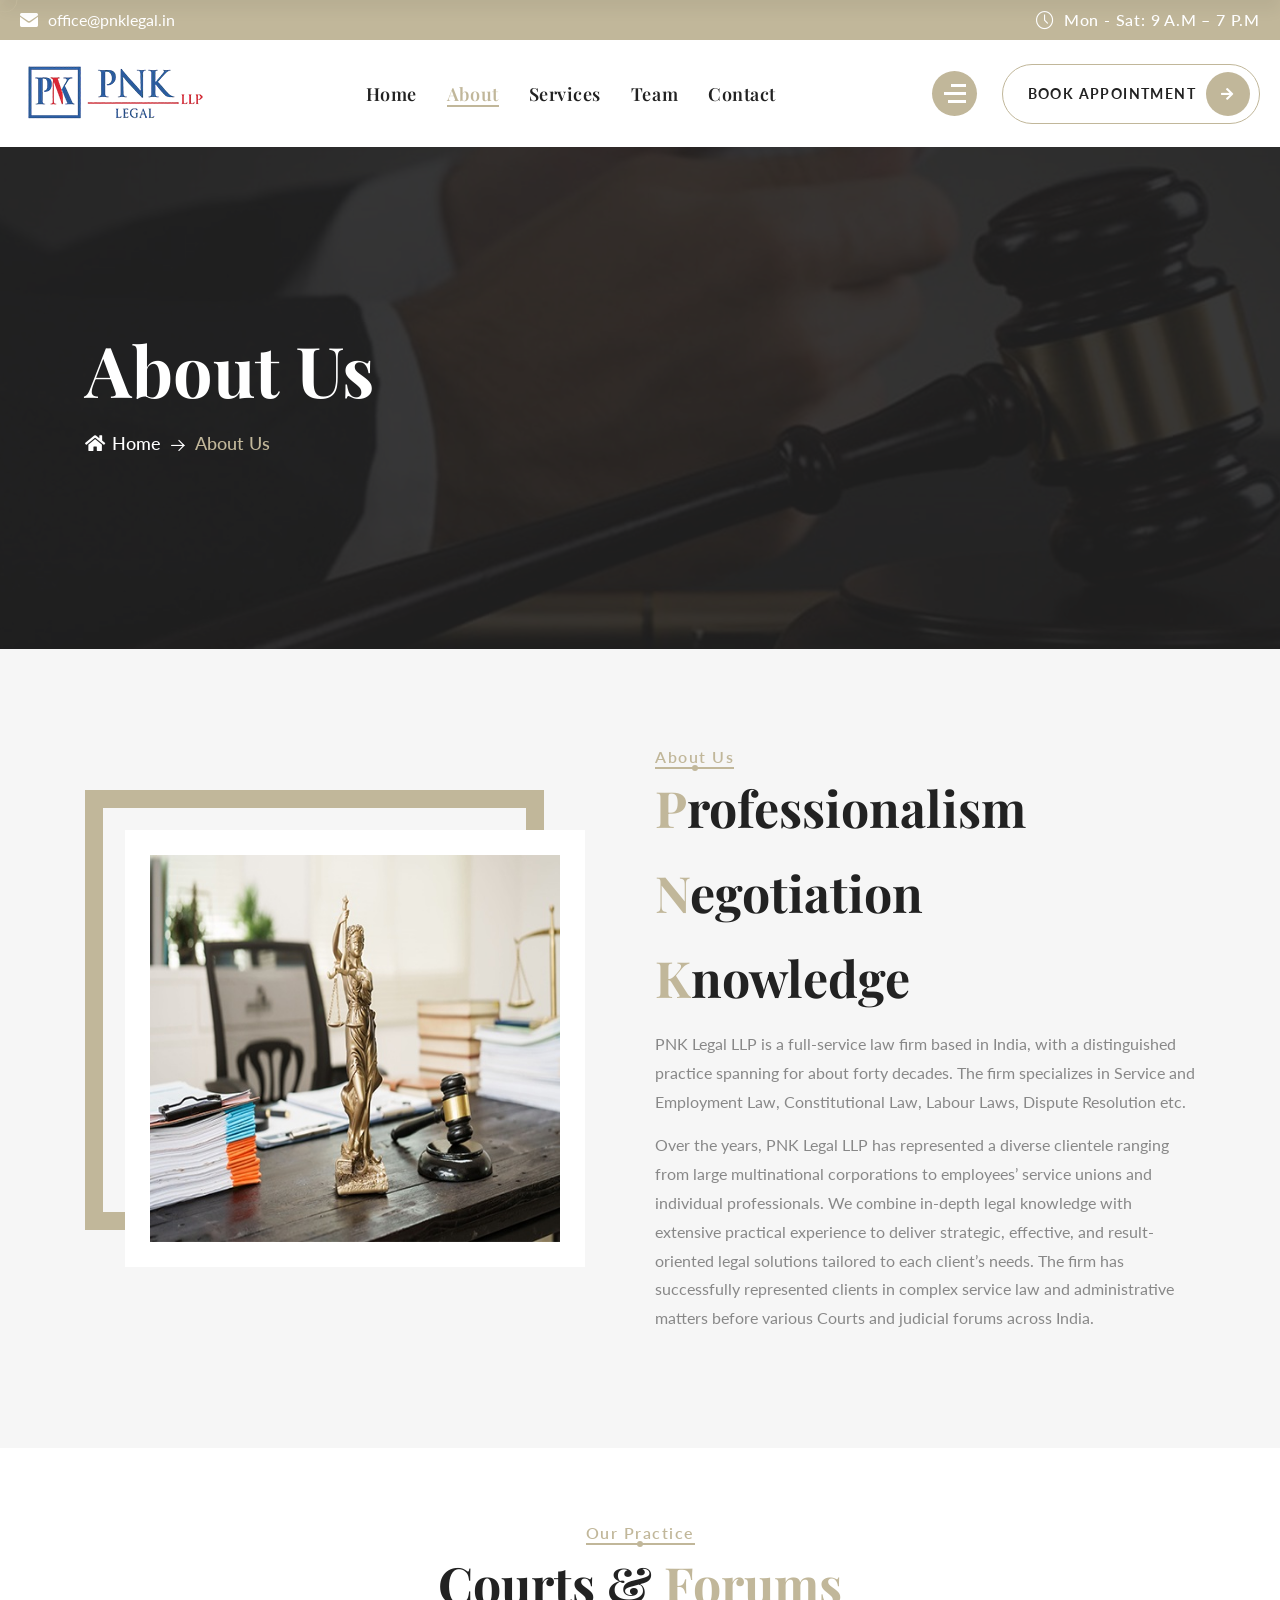
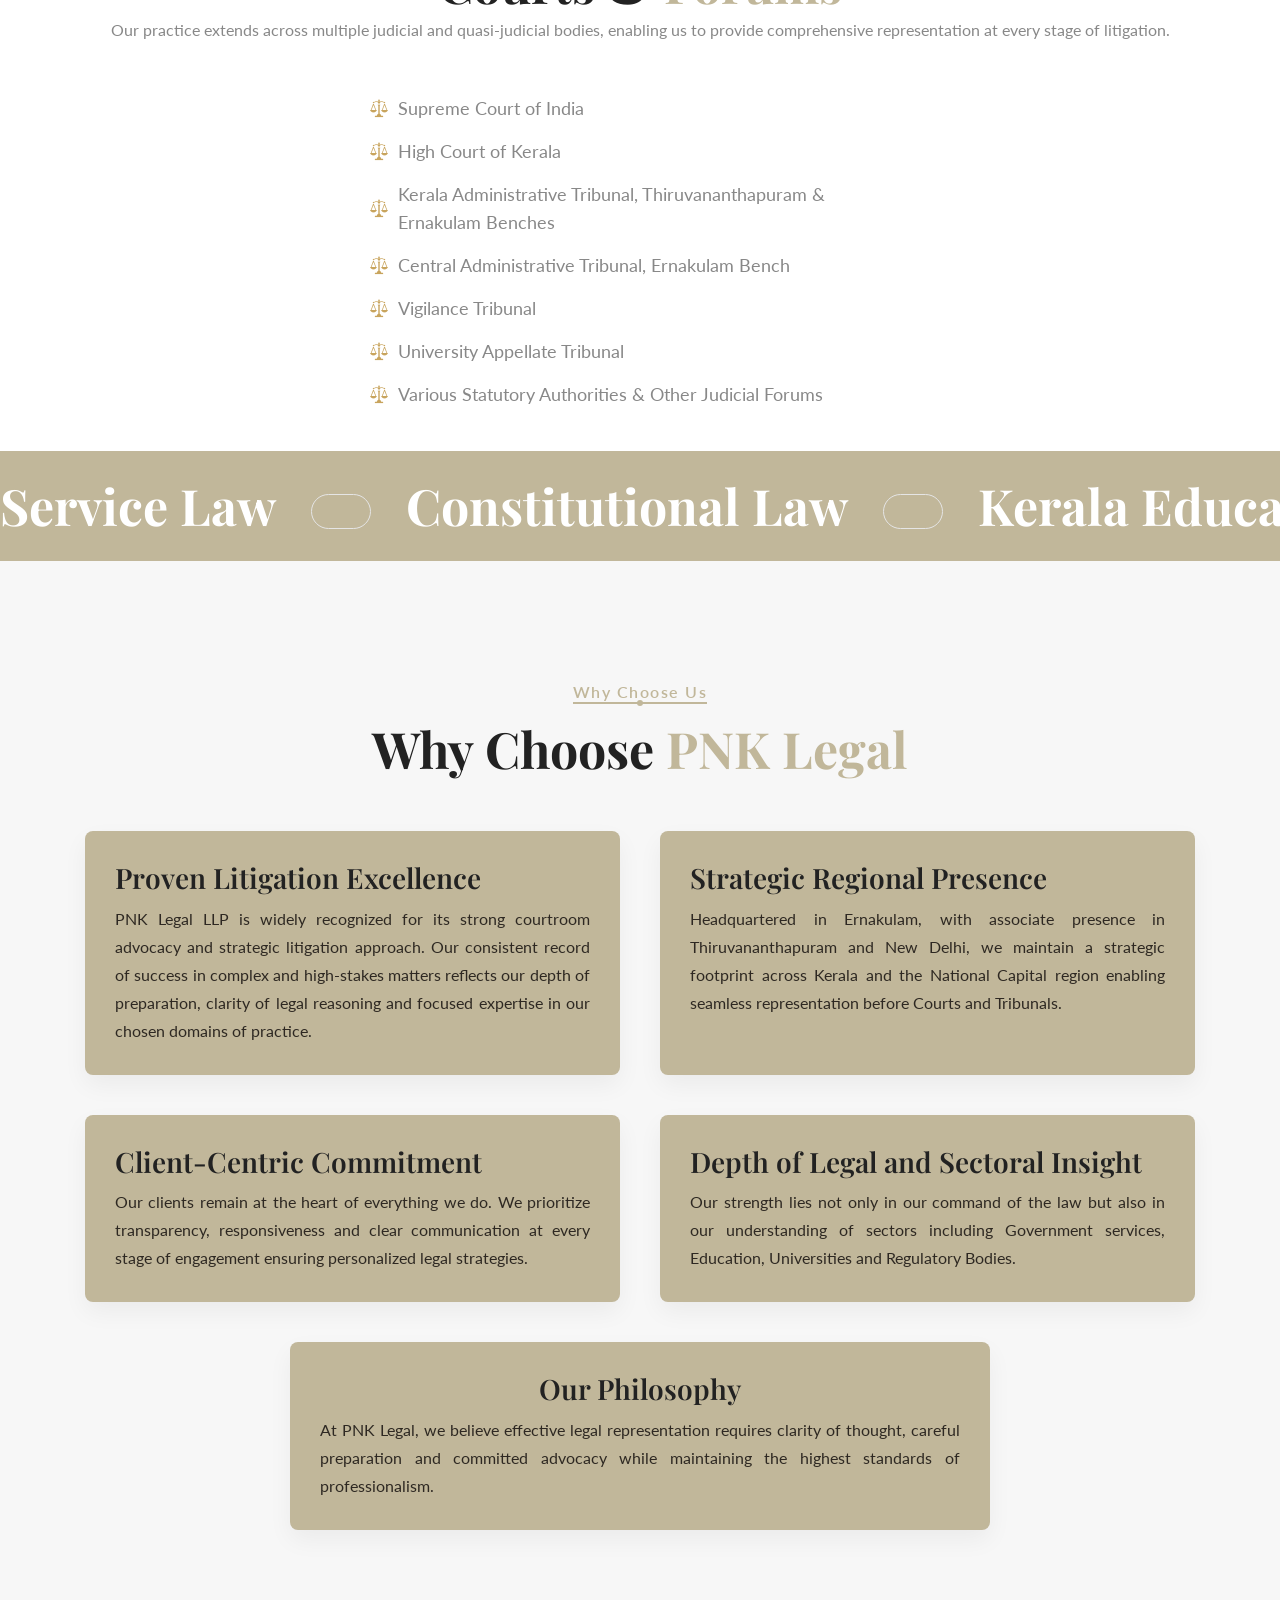
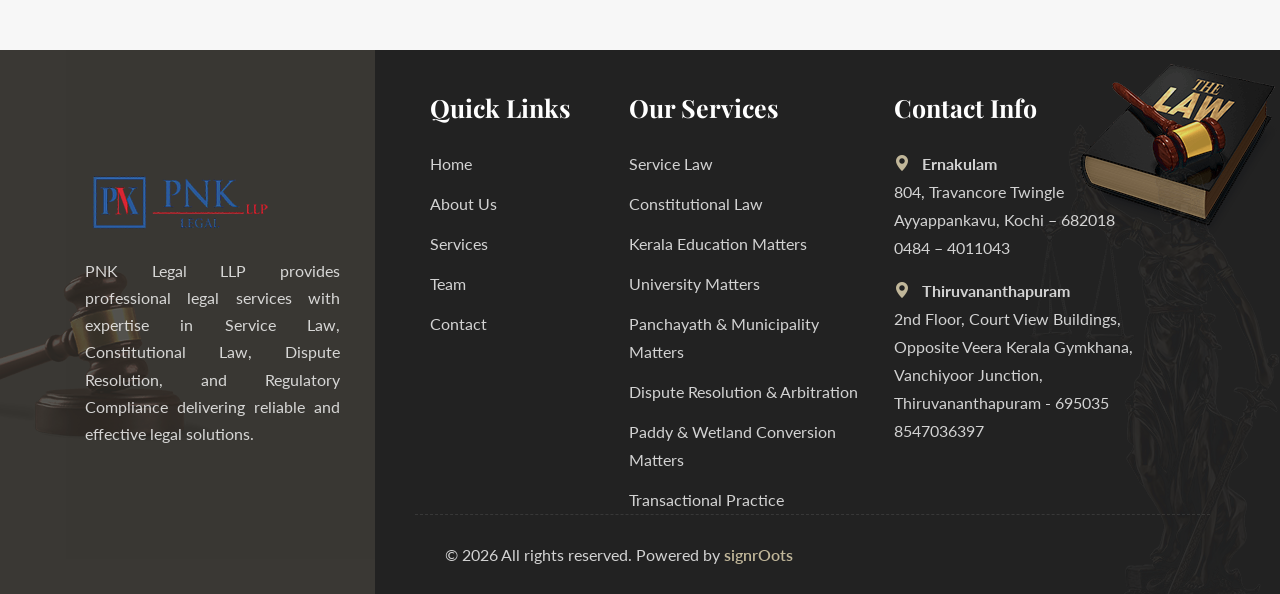
<file: about.html>
<!DOCTYPE html>
<html lang="en">

<head>
    <meta charset="UTF-8" />
    <meta name="viewport" content="width=device-width, initial-scale=1.0" />
   <title>About | PNK Legal LLP | Leading Law Firm in Kerala</title>
    <!-- favicons Icons -->
    <link rel="apple-touch-icon" sizes="180x180" href="assets/images/favicons/apple-touch-icon.png" />
    <link rel="icon" type="image/png" sizes="32x32" href="assets/images/favicons/favicon-32x32.png" />
    <link rel="icon" type="image/png" sizes="16x16" href="assets/images/favicons/favicon-16x16.png" />
    <link rel="manifest" href="assets/images/favicons/site.webmanifest" />
    <meta name="description" content="Judges HTML 5 Template " />

    <!-- fonts -->
    <link rel="preconnect" href="https://fonts.googleapis.com">
    <link rel="preconnect" href="https://fonts.gstatic.com" crossorigin>
    <link
        href="https://fonts.googleapis.com/css2?family=Lato:ital,wght@0,100;0,300;0,400;0,700;0,900;1,100;1,300;1,400;1,700;1,900&display=swap"
        rel="stylesheet">
    <link href="https://fonts.googleapis.com/css2?family=Playfair+Display:ital,wght@0,400..900;1,400..900&display=swap"
        rel="stylesheet">


    <link rel="stylesheet" href="assets/css/bootstrap.min.css" />
    <link rel="stylesheet" href="assets/css/animate.min.css" />
    <link rel="stylesheet" href="assets/css/custom-animate.css" />
    <link rel="stylesheet" href="assets/css/swiper.min.css" />
    <link rel="stylesheet" href="assets/css/font-awesome-all.css" />
    <link rel="stylesheet" href="assets/css/jarallax.css" />
    <link rel="stylesheet" href="assets/css/jquery.magnific-popup.css" />
    <link rel="stylesheet" href="assets/css/odometer.min.css" />
    <link rel="stylesheet" href="assets/css/flaticon.css">
    <link rel="stylesheet" href="assets/css/owl.carousel.min.css" />
    <link rel="stylesheet" href="assets/css/owl.theme.default.min.css" />
    <link rel="stylesheet" href="assets/css/nice-select.css" />
    <link rel="stylesheet" href="assets/css/jquery-ui.css" />
    <link rel="stylesheet" href="assets/css/twentytwenty.css" />


    <link rel="stylesheet" href="assets/css/module-css/slider.css" />
    <link rel="stylesheet" href="assets/css/module-css/footer.css" />
    <link rel="stylesheet" href="assets/css/module-css/about.css" />
    <link rel="stylesheet" href="assets/css/module-css/service.css" />
    <link rel="stylesheet" href="assets/css/module-css/why-choose.css" />
    <link rel="stylesheet" href="assets/css/module-css/testimonial.css" />
    <link rel="stylesheet" href="assets/css/module-css/case.css" />
    <link rel="stylesheet" href="assets/css/module-css/counter.css" />
    <link rel="stylesheet" href="assets/css/module-css/team.css" />
    <link rel="stylesheet" href="assets/css/module-css/pricing.css" />
    <link rel="stylesheet" href="assets/css/module-css/process.css" />
    <link rel="stylesheet" href="assets/css/module-css/sliding-text.css" />
    <link rel="stylesheet" href="assets/css/module-css/video.css" />
    <link rel="stylesheet" href="assets/css/module-css/brand.css" />
    <link rel="stylesheet" href="assets/css/module-css/blog.css" />
    <link rel="stylesheet" href="assets/css/module-css/faq.css" />
    <link rel="stylesheet" href="assets/css/module-css/skill.css" />
    <link rel="stylesheet" href="assets/css/module-css/page-header.css" />
    <link rel="stylesheet" href="assets/css/module-css/error.css" />

    <!-- template styles -->
    <link rel="stylesheet" href="assets/css/style.css" />
    <link rel="stylesheet" href="assets/css/responsive.css" />
</head>

<body class="custom-cursor">

    <div class="custom-cursor__cursor"></div>
    <div class="custom-cursor__cursor-two"></div>

    <!--Start Preloader-->
    <div class="loader js-preloader">
        <div></div>
        <div></div>
        <div></div>
    </div>
    <!--End Preloader-->

    <!--Chat Popup-->
    <div id="chat-popup" class="chat-popup">
        <div class="popup-inner">
            <div class="close-chat"><i class="fa fa-times"></i></div>
            <div class="chat-form">
                <p>Please fill out the form below and we will get back to you as soon as possible.</p>
                <form action="assets/inc/sendemail.php" method="POST" class="contact-form-validated">
                    <div class="form-group">
                        <input type="text" name="name" placeholder="Your Name" required>
                    </div>
                    <div class="form-group">
                        <input type="email" name="email" placeholder="Your Email" required>
                    </div>
                    <div class="form-group">
                        <textarea name="message" placeholder="Your Text" required></textarea>
                    </div>
                    <div class="form-group message-btn">
                        <button type="submit" class="thm-btn">
                            <span class="thm-btn-text">Submit Now</span>
                            <span class="thm-btn-icon-box"><i class="fas fa-arrow-right"></i></span>
                        </button>
                    </div>
                    <div class="result"></div>
                </form>
            </div>
        </div>
    </div>


    <!-- Start sidebar widget content -->
    <div class="xs-sidebar-group info-group info-sidebar">
        <div class="xs-overlay xs-bg-black"></div>
        <div class="xs-sidebar-widget">
            <div class="sidebar-widget-container">
                <div class="widget-heading">
                    <a href="#" class="close-side-widget">X</a>
                </div>
                <div class="sidebar-textwidget">
                    <div class="sidebar-info-contents">
                        <div class="content-inner">
                            <div class="logo">
                                <a href="index.html"><img src="assets/images/resources/logo-2.png" alt="" /></a>
                            </div>
                            <div class="content-box">
                                <h4>About Us</h4>
                                <div class="inner-text">
                                    <p> PNK Legal LLP provides professional legal services with
                                        expertise in Service Law, Constitutional Matters,
                                        Dispute Resolution and Regulatory Compliance.
                                    </p>
                                </div>
                            </div>
                            <div class="sidebar-contact-info">
                                <h4>Contact Info</h4>
                                <ul class="list-unstyled">
                                    <li>
                                        <span class="icon-email"></span>
                                        <a href="mailto:office@pnklegal.in">office@pnklegal.in</a>
                                    </li>
                                    <li>
                                        <span class="icon-pin"></span>Ernakulam -  <a href="tel:04844011043">0484 – 4011043</a>
                                    </li>
                                  
                                    <li>
                                        <span class="icon-pin"></span>Thiruvananthapuram - <a href="tel:8547036397">8547036397</a>
                                    </li>
                                    
                                    
                                </ul>
                            </div>
                           
                        </div>
                    </div>
                </div>
            </div>
        </div>
    </div>
    <!-- End sidebar widget content -->

    <div class="page-wrapper">
        <header class="main-header">
            <div class="main-menu__top">
                <div class="main-menu__top-inner">
                    <ul class="list-unstyled main-menu__contact-list">
                        
                        <li>
                            <div class="icon">
                                <i class="icon-email"></i>
                            </div>
                            <div class="text">
                                <p><a href="mailto:office@pnklegal.in">office@pnklegal.in</a>
                                </p>
                            </div>
                        </li>
                        
                    </ul>
                    
                    <div class="main-menu__top-right">
                        <div class="main-menu__top-time">
                            <div class="main-menu__top-time-icon">
                                <span class="icon-clock"></span>
                            </div>
                            <p class="main-menu__top-text">Mon - Sat: 9 A.M – 7 P.M</p>
                        </div>
                    </div>
                </div>
            </div>
            <nav class="main-menu">
                <div class="main-menu__wrapper">
                    <div class="main-menu__wrapper-inner">
                        <div class="main-menu__left">
                            <div class="main-menu__logo">
                                <a href="index.html"><img src="assets/images/resources/logo-1.png" alt=""></a>
                            </div>
                        </div>
                        <div class="main-menu__main-menu-box">
                            <a href="#" class="mobile-nav__toggler"><i class="fa fa-bars"></i></a>
                            <ul class="main-menu__list">
                                 <ul class="main-menu__list">
                                <li class="megamenu">
                                    <a href="index.html">Home </a>
                                </li>  
                                <li>
                                    <a href="about.html">About</a>
                                </li>
                                <li>
                                    <a href="services.html">Services</a> 
                                </li>
                                <li>
                                    <a href="team.html">Team</a>
                                </li>
                                <li>
                                    <a href="contact.html">Contact</a>
                                </li>
                            </ul>
                        </div>
                        <div class="main-menu__right">
                            <div class="main-menu__nav-sidebar-icon">
                                <a class="navSidebar-button" href="#">
                                    <span class="icon-dots-menu-one"></span>
                                    <span class="icon-dots-menu-two"></span>
                                    <span class="icon-dots-menu-three"></span>
                                </a>
                            </div>
                            <div class="main-menu__btn-box">
                                <a href="contact.html" class="thm-btn">
                                    <span class="thm-btn-text">Book appointment</span>
                                    <span class="thm-btn-icon-box"><i class="fas fa-arrow-right"></i></span>
                                </a>
                            </div>
                        </div>
                    </div>
                </div>
            </nav>
        </header>

        <div class="stricky-header stricked-menu main-menu">
            <div class="sticky-header__content"></div><!-- /.sticky-header__content -->
        </div><!-- /.stricky-header -->


        <!--Page Header Start-->
        <section class="page-header">
            <div class="page-header__bg" style="background-image: url(assets/images/backgrounds/page-header-bg.jpg);">
            </div>
            <div class="container">
                <div class="page-header__inner">
                    <h2>About Us</h2>
                    <div class="thm-breadcrumb__box">
                        <ul class="thm-breadcrumb list-unstyled">
                            <li><a href="index.html"><i class="fas fa-home"></i>Home</a></li>
                            <li><span class="icon-right-arrow-1"></span></li>
                            <li class="active">About Us</li>
                        </ul>
                    </div>
                </div>
            </div>
        </section>
        <!--Page Header End-->

      <!--About One Start -->
<section class="about-modern">
    <div class="container">
        <div class="row align-items-center">

            <!-- Image Side -->
            <div class="col-lg-6">
                <div class="about-img-wrapper">

                    <div class="about-bg-shape"></div>

                    <img src="assets/images/resources/about-one-img-1.jpg" class="about-main-img" alt="Lawyer">

                </div>
            </div>

            <!-- Content Side -->
            <div class="col-lg-6">
                <div class="about-content">
                <div class="section-title__tagline-box">
                    <span class="section-title__tagline">About Us</span>
                        <div class="section-title__tagline-shape"></div>
                </div>
                    <h2 class="section-title__title title-animation"><span>P</span>rofessionalism
                                </h2>
                                <h2 class="section-title__title title-animation"><span>N</span>egotiation
                                    </span>
                                </h2>
                                 <h2 class="section-title__title title-animation"><span>K</span>nowledge
                                </h2>
                    <p>
                       <span>PNK</span>  Legal LLP is a full-service law firm based in India, with a distinguished practice spanning for about forty decades. The firm specializes in Service and Employment Law, Constitutional Law, Labour Laws, Dispute Resolution etc.
                    </p>
                   <p>Over the years, <span>PNK</span>  Legal LLP has represented a diverse clientele ranging from large multinational corporations to employees’ service unions and individual professionals. We combine in-depth legal knowledge with extensive practical experience to deliver strategic, effective, and result-oriented legal solutions tailored to each client’s needs. The firm has successfully represented clients in complex service law and administrative matters before various Courts and judicial forums across India.</p> 
                </div>
            </div>

        </div>
    </div>
</section>
<!--About One End -->


<!-- Courts & Forums Start -->
<section class="courts-forums pt-120 pb-120">
<div class="container">

<div class="section-title text-center">
<div class="section-title__tagline-box">
<span class="section-title__tagline">Our Practice</span>
<div class="section-title__tagline-shape"></div>
</div>

<h2 class="section-title__title">
Courts & <span>Forums</span>
</h2>

<p>
Our practice extends across multiple judicial and quasi-judicial bodies,
enabling us to provide comprehensive representation at every stage of litigation.
</p>
</div>


<div class="row justify-content-center">
<div class="col-xl-6">

<ul class="courts-list list-unstyled">

<li>
<span class="icon-scales-of-justice"></span>
Supreme Court of India
</li>

<li>
<span class="icon-scales-of-justice"></span>
High Court of Kerala
</li>
<li>
<span class="icon-scales-of-justice"></span>
Kerala Administrative Tribunal, Thiruvananthapuram & Ernakulam Benches
</li>

<li>
<span class="icon-scales-of-justice"></span>
Central Administrative Tribunal, Ernakulam Bench
</li>

<li>
<span class="icon-scales-of-justice"></span>
Vigilance Tribunal
</li>

<li>
<span class="icon-scales-of-justice"></span>
University Appellate Tribunal
</li>

<li>
<span class="icon-scales-of-justice"></span>
Various Statutory Authorities & Other Judicial Forums
</li>

</ul>
<br>


</div>
</div>

</div>

</section>
<!-- Courts & Forums End -->
<!-- Courts & Forums End -->

         <!-- Sliding Text One Start -->
<section class="sliding-text-one">
    <div class="sliding-text-one__wrap">
        <ul class="sliding-text-one__list list-unstyled marquee_mode">
            
            <li>
                <h2 data-hover="Service Law" class="sliding-text-one__title">Service Law</h2>
            </li>
            <li><span></span></li>

            <li>
                <h2 data-hover="Constitutional Law" class="sliding-text-one__title">Constitutional Law</h2>
            </li>
            <li><span></span></li>

            <li>
                <h2 data-hover="Kerala Education Act & Rules" class="sliding-text-one__title">Kerala Education Act & Rules</h2>
            </li>
            <li><span></span></li>

            <li>
                <h2 data-hover="University Matters" class="sliding-text-one__title">University Matters</h2>
            </li>
            <li><span></span></li>

        </ul>
    </div>
</section>
<!-- Sliding Text One End -->
 <!--Why Choose One Start -->
<section class="why-choose-one">

    <div class="container">

        <div class="section-title text-center">
            <span class="section-title__tagline">Why Choose Us</span>
            <h2 class="section-title__title">Why Choose <span>PNK Legal</span></h2>
        </div>

        <div class="why-grid">

            <!-- Block 1 -->
            <div class="why-content-block">
                <h3>Proven Litigation Excellence</h3>
                 <p style="text-align: justify;">
                    PNK Legal LLP is widely recognized for its strong courtroom advocacy and strategic litigation approach. Our consistent record of success in complex and high-stakes matters reflects our depth of preparation, clarity of legal reasoning and focused expertise in our chosen domains of practice.
                </p>
            </div>

            <!-- Block 2 -->
            <div class="why-content-block">
                <h3>Strategic Regional Presence</h3>
                <p style="text-align: justify;">
                    Headquartered in Ernakulam, with associate presence in Thiruvananthapuram and New Delhi, we maintain a strategic footprint across Kerala and the National Capital region enabling seamless representation before Courts and Tribunals.
                </p>
            </div>

            <!-- Block 3 -->
            <div class="why-content-block">
                <h3>Client-Centric Commitment</h3>
                 <p style="text-align: justify;">
                    Our clients remain at the heart of everything we do. We prioritize transparency, responsiveness and clear communication at every stage of engagement ensuring personalized legal strategies.
                </p>
            </div>

            <!-- Block 4 -->
            <div class="why-content-block">
                <h3>Depth of Legal and Sectoral Insight</h3>
                <p style="text-align: justify;">
                    Our strength lies not only in our command of the law but also in our understanding of sectors including Government services, Education, Universities and Regulatory Bodies.
                </p>
            </div>

            <!-- Block 5 -->
            <div class="why-content-block why-last">
                <h3>Our Philosophy</h3>
                 <p style="text-align: justify;">
                    At PNK Legal, we believe effective legal representation requires clarity of thought, careful preparation and committed advocacy while maintaining the highest standards of professionalism.
                </p>
            </div>

        </div>

    </div>

</section>
<!--Why Choose One End -->



 <!--Site Footer Start-->
        <footer class="site-footer">
         <div class="site-footer__shape-1">
             <img src="assets/images/shapes/site-footer-shape-1.png" alt="">
        </div>
        <div class="site-footer__shape-2 float-bob-y">
            <img src="assets/images/shapes/site-footer-shape-2.png" alt="">
        </div>
        <div class="site-footer__shape-3 float-bob-y">
            <img src="assets/images/shapes/site-footer-shape-3.png" alt="">
        </div>
        <div class="container">
        <div class="site-footer__top">
         <div class="row">

        <!-- Logo & About -->
            <div class="col-xl-3 wow fadeInUp" data-wow-delay="100ms">
                <div class="footer-widget__column footer-widget__about">
                    <div class="site-footer__bg-color"></div>

                    <div class="footer-widget__logo">
                        <a href="index.html">
                            <img src="assets/images/resources/logo-2.png" alt="">
                        </a>
                    </div>

                   <p class="footer-widget__about-text" style="text-align: justify;">
                   PNK Legal LLP provides professional legal services with expertise in Service Law, Constitutional Law, Dispute Resolution, and Regulatory Compliance delivering reliable and effective legal solutions.
                   </p>
                  
                </div>
                </div>
                <div class="col-xl-9">
                    <div class="footer-widget__right">

                        <div class="footer-widget__right-bottom">
                            <div class="row">

                                 <!-- Quick Links -->
                                    <div class="col-xl-3 col-lg-3 col-md-6 wow fadeInUp" data-wow-delay="200ms">
                                    <div class="footer-widget__column footer-widget__usefull-link">
                                    <div class="footer-widget__title-box">
                                    <h3 class="footer-widget__title">Quick Links</h3>
                                    </div>
                                    <ul class="footer-widget__link list-unstyled">
                                        <li><a href="index.html">Home</a></li>
                                        <li><a href="about.html">About Us</a></li>
                                        <li><a href="services.html">Services</a></li>
                                        <li><a href="team.html">Team</a></li>
                                        <li><a href="contact.html">Contact</a></li>
                                    </ul>

                                </div>
                            </div>

                                <!-- Services -->
                                <div class="col-xl-4 col-lg-4 col-md-4 wow fadeInUp" data-wow-delay="300ms">
                                    <div class="footer-widget__column footer-widget__services">

                                        <div class="footer-widget__title-box">
                                            <h3 class="footer-widget__title">Our Services</h3>
                                        </div>

                                        <ul class="footer-widget__link list-unstyled">
                                            <li><a href="services.html">Service Law</a></li>
                                            <li><a href="services.html">Constitutional Law</a></li>
                                            <li><a href="services.html">Kerala Education Matters</a></li>
                                            <li><a href="services.html">University Matters</a></li>
                                            <li><a href="services.html">Panchayath & Municipality Matters</a></li>
                                            <li><a href="services.html">Dispute Resolution & Arbitration</a></li>
                                            <li><a href="services.html">Paddy & Wetland Conversion Matters</a></li>
                                            <li><a href="services.html">Transactional Practice</a></li>
                                        </ul>

                                    </div>
                                </div>

                            <!-- Contact -->
                        <div class="col-xl-5 col-lg-5 col-md-12 wow fadeInUp" data-wow-delay="400ms">
                            <div class="footer-widget__contact-box">

                                <div class="footer-widget__title-box">
                                    <h3 class="footer-widget__title">Contact Info </h3>
                                </div>

                                <ul class="footer-widget__contact list-unstyled">

                                    <!-- Ernakulam Office -->
                                    <li>
                                        <div class="content">
                                            <p>
                                                <span class="icon-pin"></span>
                                                <strong>Ernakulam</strong>
                                            </p>

                                            <p>
                                                <a href="https://www.google.com/maps?ll=9.997323,76.279696&z=16&t=m&hl=en&gl=IN&mapclient=embed&cid=12122446408481358059" target="_blank">
                                                    804, Travancore Twingle<br>
                                                    Ayyappankavu, Kochi – 682018
                                                </a>
                                            </p>

                                        <p>
                                    
                                            <a href="tel:04844011043">0484 – 4011043</a>
                                        </p>
                                        </div>
                                    </li>

                                    <!-- Thiruvananthapuram Office -->
                                    <li>
                                        <div class="content">
                                            <p>
                                                <span class="icon-pin"></span>
                                               <strong>Thiruvananthapuram</strong>
                                            </p>

                                            <p>
                                                 <a href="https://www.google.com/maps?ll=8.49457,76.940472&z=16&t=m&hl=en-US&gl=US&mapclient=embed&cid=15357758163379242564" target="_blank">

                                                2nd Floor, Court View Buildings,<br>
                                                Opposite Veera Kerala Gymkhana,<br>
                                                Vanchiyoor Junction,<br>
                                                Thiruvananthapuram - 695035
                                                </a>
                                            </p>

                                            <p>
                                        
                                            <a href="tel:8547036397">8547036397</a>
                                            </p>
                                        </div>
                                    </li>

                                </ul>

                            </div>
                        </div>

                <!-- Footer Bottom -->
                <div class="site-footer__bottom">
                    <div class="container">
                        <div class="site-footer__bottom-inner">
                            <p class="site-footer__bottom-text">
                                © 2026 All rights reserved. Powered by
                                <a href="https://signroots.com/" target="_blank">signrOots</a>
                            </p>
                        </div>
                    </div>
                </div>
            </footer>
            <!--Site Footer End-->




    </div><!-- /.page-wrapper -->


    <div class="mobile-nav__wrapper">
        <div class="mobile-nav__overlay mobile-nav__toggler"></div>
        <!-- /.mobile-nav__overlay -->
        <div class="mobile-nav__content">
            <span class="mobile-nav__close mobile-nav__toggler"><i class="fa fa-times"></i></span>

            <div class="logo-box">
                <a href="index.html" aria-label="logo image"><img src="assets/images/resources/logo-2.png" width="140"
                        alt="" /></a>
            </div>
            <!-- /.logo-box -->
            <div class="mobile-nav__container"></div>
            <!-- /.mobile-nav__container -->

            <ul class="mobile-nav__contact list-unstyled">
                     <li>
                    <i class="fa fa-envelope"></i>
                    <a href="mailto:office@pnklegal.in">office@pnklegal.in</a>
                </li>
             
            </ul><!-- /.mobile-nav__contact -->
            <div class="mobile-nav__top">
                <div class="mobile-nav__social">
                    <a href="#" class="fab fa-twitter"></a>
                    <a href="#" class="fab fa-facebook-square"></a>
                    <a href="#" class="fab fa-pinterest-p"></a>
                    <a href="#" class="fab fa-instagram"></a>
                </div><!-- /.mobile-nav__social -->
            </div><!-- /.mobile-nav__top -->



        </div>
        <!-- /.mobile-nav__content -->
    </div>
    <!-- /.mobile-nav__wrapper -->

    <!-- Search Popup -->
    <div class="search-popup">
        <div class="color-layer"></div>
        <button class="close-search"><span class="far fa-times fa-fw"></span></button>
        <form method="post" action="blog.html">
            <div class="form-group">
                <input type="search" name="search-field" value="" placeholder="Search Here" required="">
                <button type="submit"><i class="fas fa-search"></i></button>
            </div>
        </form>
    </div>
    <!-- End Search Popup -->

    <a href="#" data-target="html" class="scroll-to-target scroll-to-top">
        <span class="scroll-to-top__wrapper"><span class="scroll-to-top__inner"></span></span>
        <span class="scroll-to-top__text"> Go Back Top</span>
    </a>


    <script src="assets/js/jquery-latest.js"></script>
    <script src="assets/js/bootstrap.bundle.min.js"></script>
    <script src="assets/js/jarallax.min.js"></script>
    <script src="assets/js/jquery.ajaxchimp.min.js"></script>
    <script src="assets/js/jquery.appear.min.js"></script>
    <script src="assets/js/swiper.min.js"></script>
    <script src="assets/js/jquery.circle-progress.min.js"></script>
    <script src="assets/js/knob.js"></script>
    <script src="assets/js/jquery.magnific-popup.min.js"></script>
    <script src="assets/js/jquery.validate.min.js"></script>
    <script src="assets/js/odometer.min.js"></script>
    <script src="assets/js/wNumb.min.js"></script>
    <script src="assets/js/wow.js"></script>
    <script src="assets/js/isotope.js"></script>
    <script src="assets/js/owl.carousel.min.js"></script>
    <script src="assets/js/jquery-ui.js"></script>
    <script src="assets/js/jquery.circleType.js"></script>
    <script src="assets/js/jquery.lettering.min.js"></script>
    <script src="assets/js/jquery.fittext.js"></script>
    <script src="assets/js/jquery.nice-select.min.js"></script>
    <script src="assets/js/marquee.min.js"></script>
    <script src="assets/js/countdown.min.js"></script>
    <script src="assets/js/jquery-sidebar-content.js"></script>
    <script src="assets/js/twentytwenty.js"></script>
    <script src="assets/js/jquery.event.move.js"></script>
    <script src="assets/js/gsap/gsap.js"></script>
    <script src="assets/js/gsap/ScrollTrigger.js"></script>
    <script src="assets/js/gsap/SplitText.js"></script>




    <!-- template js -->
    <script src="assets/js/script.js"></script>
</body>

</html>
</file>
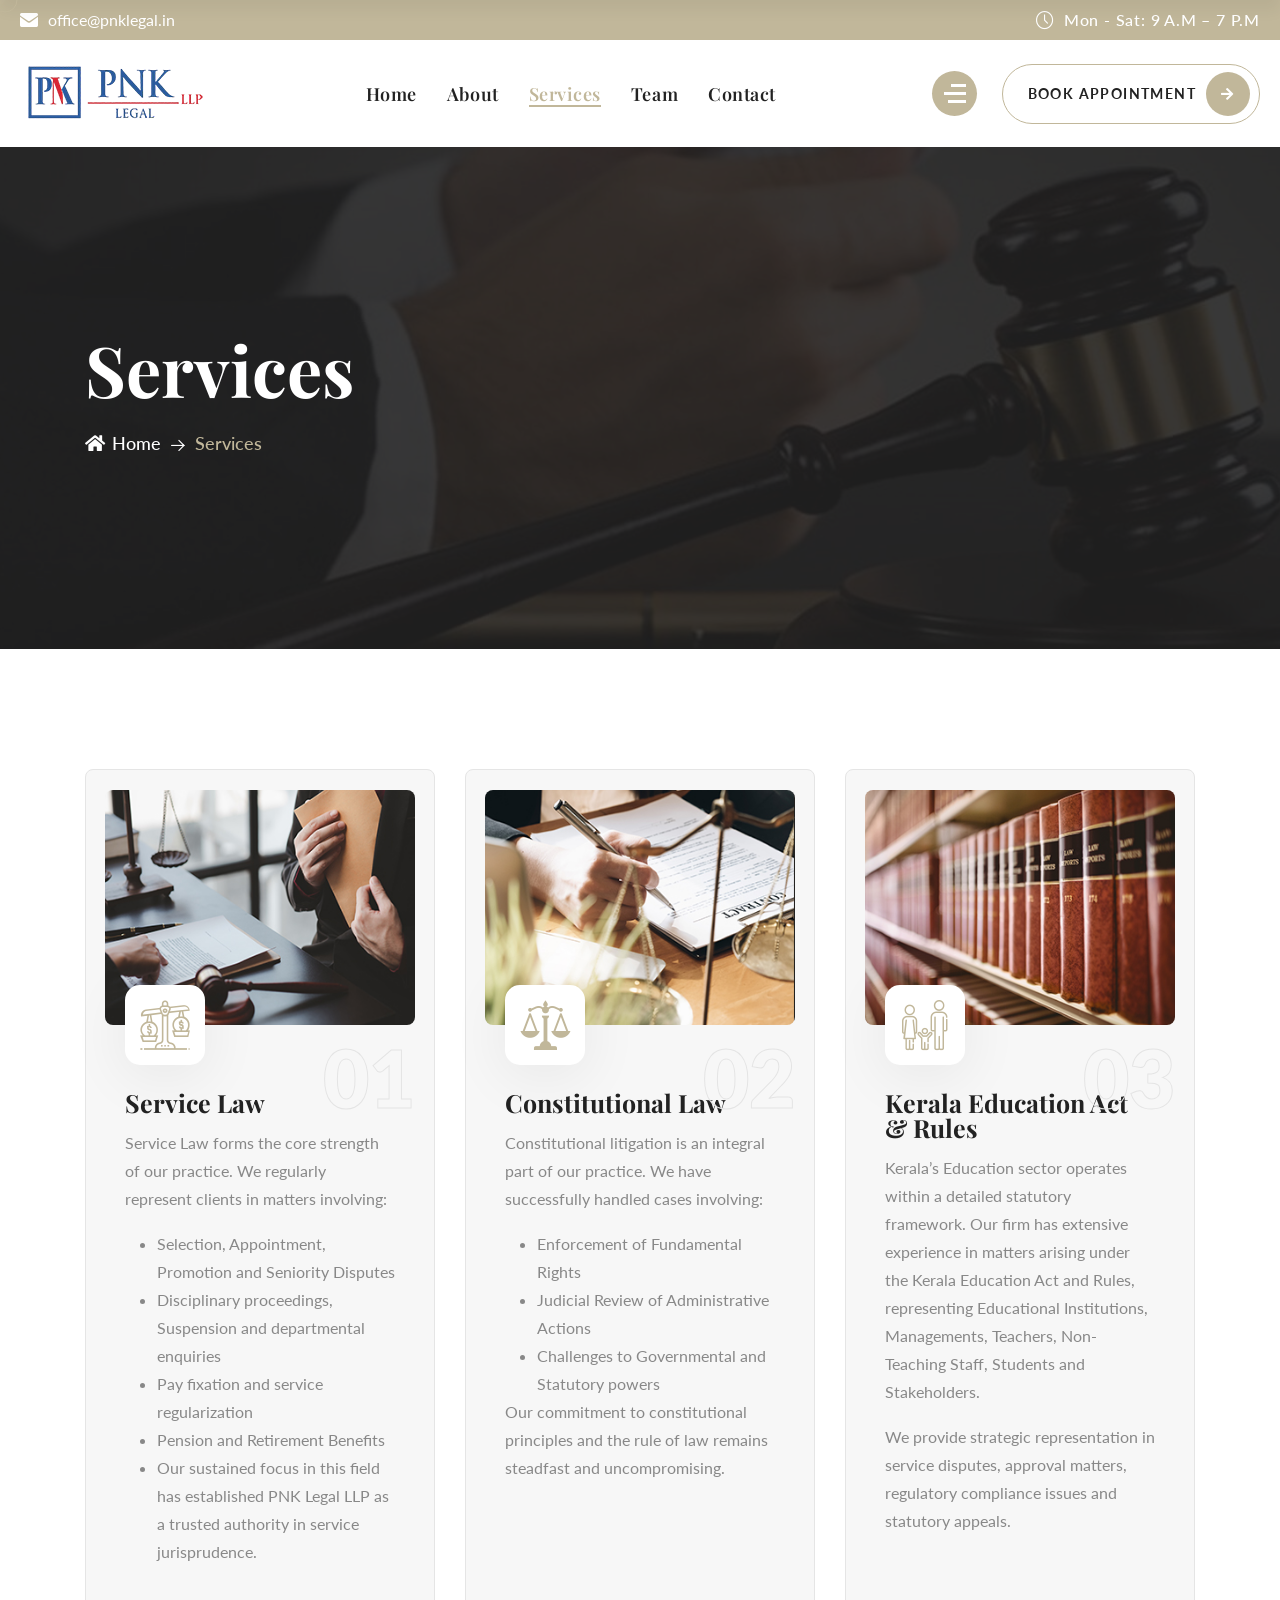
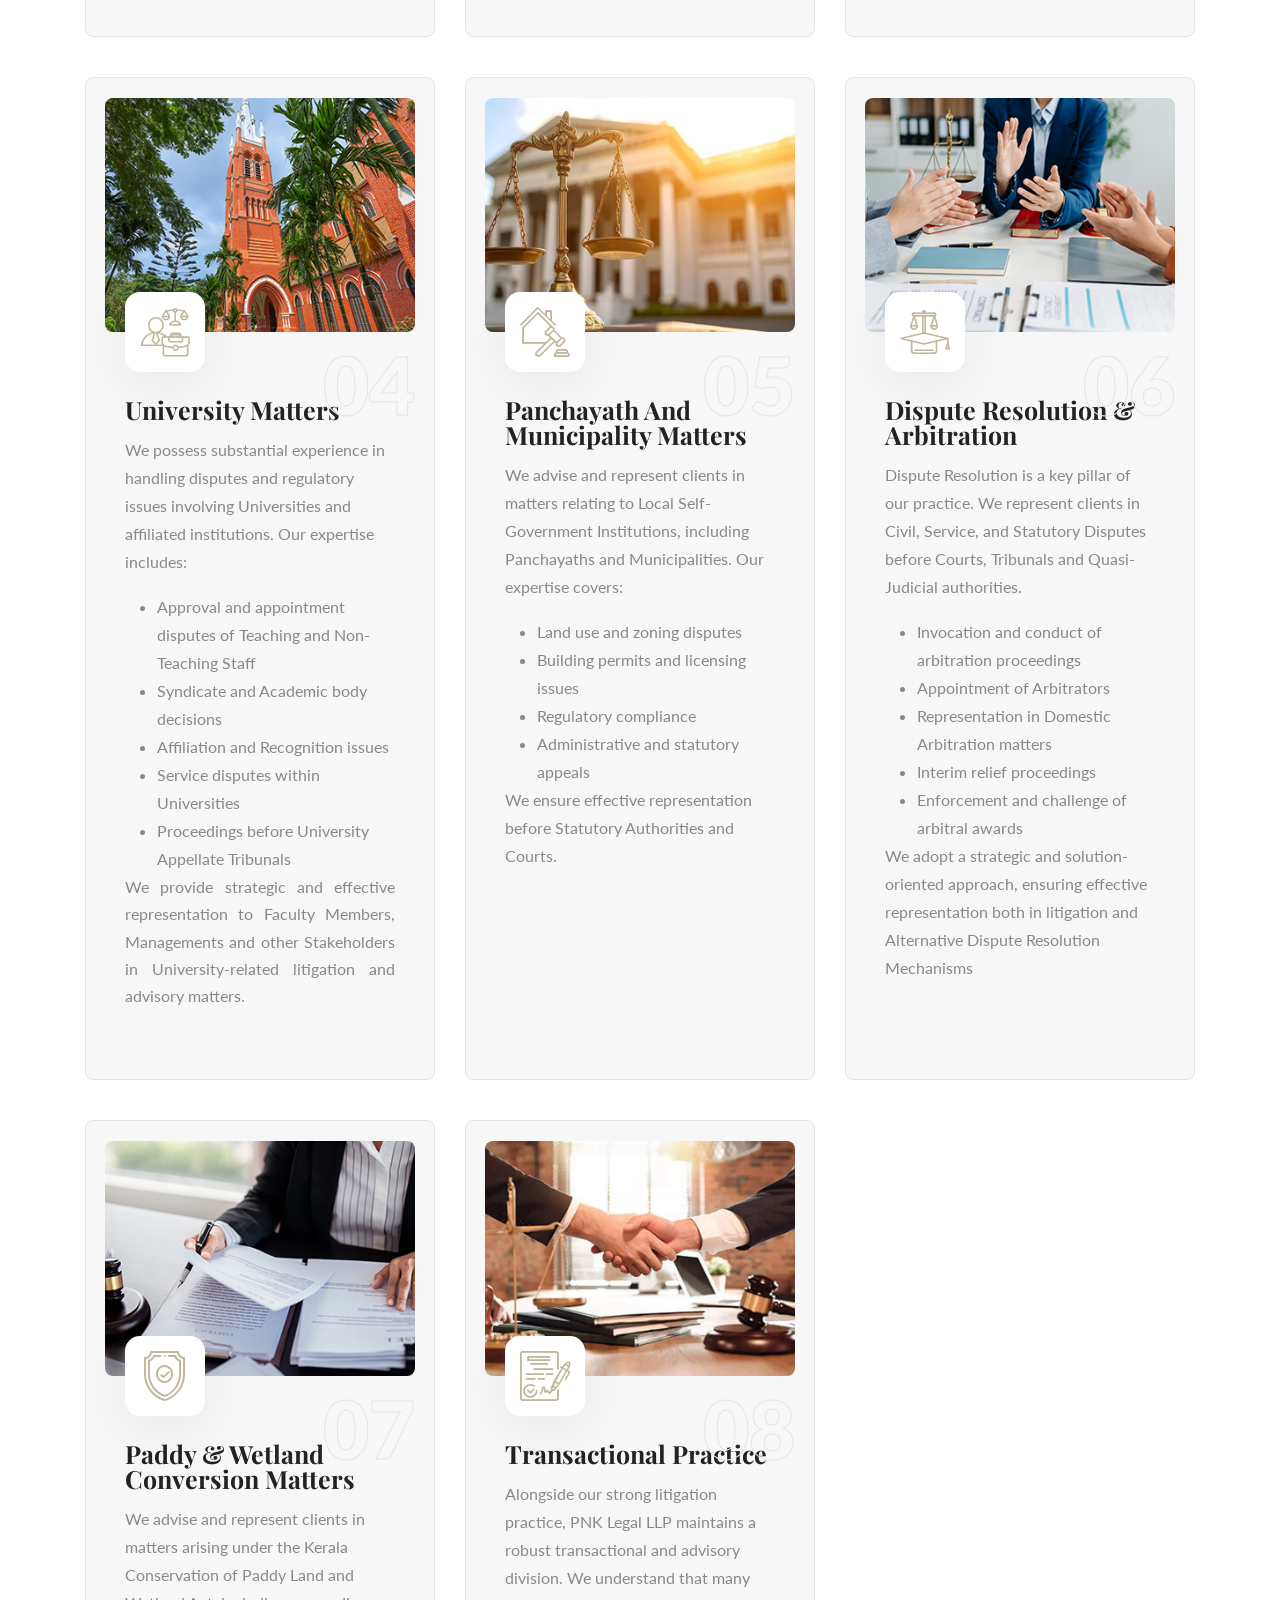
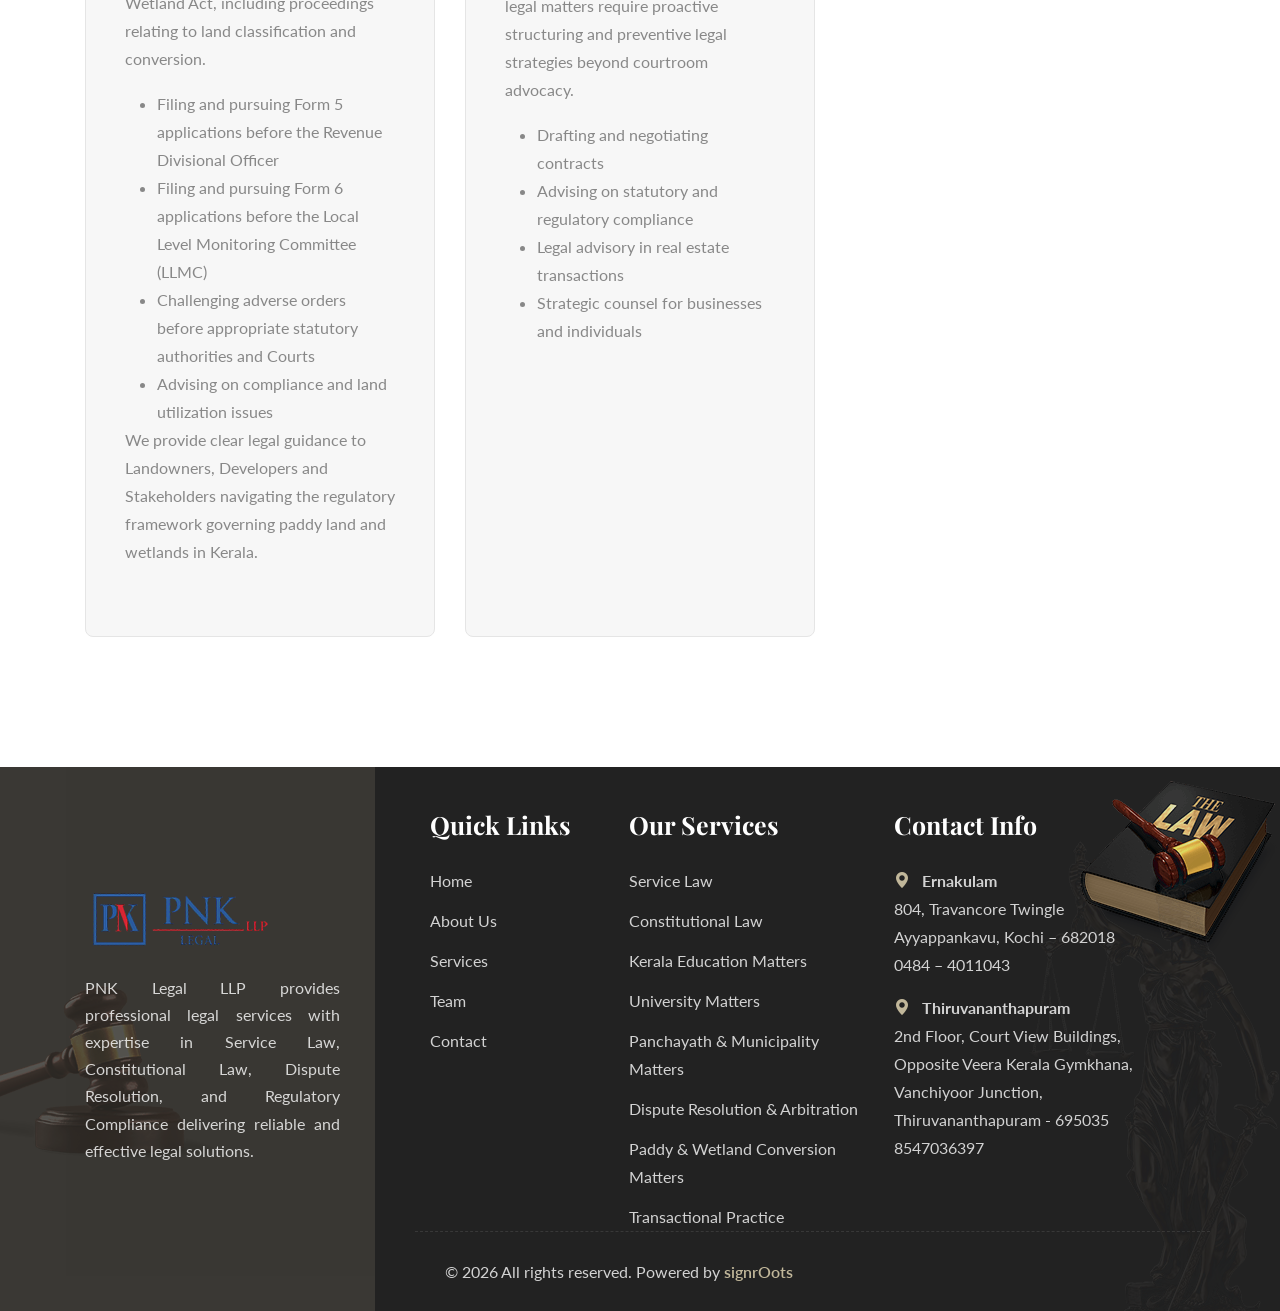
<file: services.html>
<!DOCTYPE html>
<html lang="en">

<head>
    <meta charset="UTF-8" />
    <meta name="viewport" content="width=device-width, initial-scale=1.0" />
   <title>Services | PNK Legal LLP | Leading Law Firm in Kerala</title>
    <!-- favicons Icons -->
    <link rel="apple-touch-icon" sizes="180x180" href="assets/images/favicons/apple-touch-icon.png" />
    <link rel="icon" type="image/png" sizes="32x32" href="assets/images/favicons/favicon-32x32.png" />
    <link rel="icon" type="image/png" sizes="16x16" href="assets/images/favicons/favicon-16x16.png" />
    <link rel="manifest" href="assets/images/favicons/site.webmanifest" />
    <meta name="description" content="Judges HTML 5 Template " />

    <!-- fonts -->
    <link rel="preconnect" href="https://fonts.googleapis.com">
    <link rel="preconnect" href="https://fonts.gstatic.com" crossorigin>
    <link
        href="https://fonts.googleapis.com/css2?family=Lato:ital,wght@0,100;0,300;0,400;0,700;0,900;1,100;1,300;1,400;1,700;1,900&display=swap"
        rel="stylesheet">
    <link href="https://fonts.googleapis.com/css2?family=Playfair+Display:ital,wght@0,400..900;1,400..900&display=swap"
        rel="stylesheet">


    <link rel="stylesheet" href="assets/css/bootstrap.min.css" />
    <link rel="stylesheet" href="assets/css/animate.min.css" />
    <link rel="stylesheet" href="assets/css/custom-animate.css" />
    <link rel="stylesheet" href="assets/css/swiper.min.css" />
    <link rel="stylesheet" href="assets/css/font-awesome-all.css" />
    <link rel="stylesheet" href="assets/css/jarallax.css" />
    <link rel="stylesheet" href="assets/css/jquery.magnific-popup.css" />
    <link rel="stylesheet" href="assets/css/odometer.min.css" />
    <link rel="stylesheet" href="assets/css/flaticon.css">
    <link rel="stylesheet" href="assets/css/owl.carousel.min.css" />
    <link rel="stylesheet" href="assets/css/owl.theme.default.min.css" />
    <link rel="stylesheet" href="assets/css/nice-select.css" />
    <link rel="stylesheet" href="assets/css/jquery-ui.css" />
    <link rel="stylesheet" href="assets/css/twentytwenty.css" />


    <link rel="stylesheet" href="assets/css/module-css/slider.css" />
    <link rel="stylesheet" href="assets/css/module-css/footer.css" />
    <link rel="stylesheet" href="assets/css/module-css/about.css" />
    <link rel="stylesheet" href="assets/css/module-css/service.css" />
    <link rel="stylesheet" href="assets/css/module-css/why-choose.css" />
    <link rel="stylesheet" href="assets/css/module-css/testimonial.css" />
    <link rel="stylesheet" href="assets/css/module-css/case.css" />
    <link rel="stylesheet" href="assets/css/module-css/counter.css" />
    <link rel="stylesheet" href="assets/css/module-css/team.css" />
    <link rel="stylesheet" href="assets/css/module-css/pricing.css" />
    <link rel="stylesheet" href="assets/css/module-css/process.css" />
    <link rel="stylesheet" href="assets/css/module-css/sliding-text.css" />
    <link rel="stylesheet" href="assets/css/module-css/video.css" />
    <link rel="stylesheet" href="assets/css/module-css/brand.css" />
    <link rel="stylesheet" href="assets/css/module-css/blog.css" />
    <link rel="stylesheet" href="assets/css/module-css/faq.css" />
    <link rel="stylesheet" href="assets/css/module-css/skill.css" />
    <link rel="stylesheet" href="assets/css/module-css/page-header.css" />
    <link rel="stylesheet" href="assets/css/module-css/error.css" />

    <!-- template styles -->
    <link rel="stylesheet" href="assets/css/style.css" />
    <link rel="stylesheet" href="assets/css/responsive.css" />
</head>

<body class="custom-cursor">

    <div class="custom-cursor__cursor"></div>
    <div class="custom-cursor__cursor-two"></div>

    <!--Start Preloader-->
    <div class="loader js-preloader">
        <div></div>
        <div></div>
        <div></div>
    </div>
    <!--End Preloader-->

    <!--Chat Popup-->
    <div id="chat-popup" class="chat-popup">
        <div class="popup-inner">
            <div class="close-chat"><i class="fa fa-times"></i></div>
            <div class="chat-form">
                <p>Please fill out the form below and we will get back to you as soon as possible.</p>
                <form action="assets/inc/sendemail.php" method="POST" class="contact-form-validated">
                    <div class="form-group">
                        <input type="text" name="name" placeholder="Your Name" required>
                    </div>
                    <div class="form-group">
                        <input type="email" name="email" placeholder="Your Email" required>
                    </div>
                    <div class="form-group">
                        <textarea name="message" placeholder="Your Text" required></textarea>
                    </div>
                    <div class="form-group message-btn">
                        <button type="submit" class="thm-btn">
                            <span class="thm-btn-text">Submit Now</span>
                            <span class="thm-btn-icon-box"><i class="fas fa-arrow-right"></i></span>
                        </button>
                    </div>
                    <div class="result"></div>
                </form>
            </div>
        </div>
    </div>


   
    <!-- Start sidebar widget content -->
    <div class="xs-sidebar-group info-group info-sidebar">
        <div class="xs-overlay xs-bg-black"></div>
        <div class="xs-sidebar-widget">
            <div class="sidebar-widget-container">
                <div class="widget-heading">
                    <a href="#" class="close-side-widget">X</a>
                </div>
                <div class="sidebar-textwidget">
                    <div class="sidebar-info-contents">
                        <div class="content-inner">
                            <div class="logo">
                                <a href="index.html"><img src="assets/images/resources/logo-2.png" alt="" /></a>
                            </div>
                            <div class="content-box">
                                <h4>About Us</h4>
                                <div class="inner-text">
                                    <p> PNK Legal LLP provides professional legal services with
                                        expertise in Service Law, Constitutional Matters,
                                        Dispute Resolution and Regulatory Compliance.
                                    </p>
                                </div>
                            </div>
                            <div class="sidebar-contact-info">
                                <h4>Contact Info</h4>
                                <ul class="list-unstyled">
                                    <li>
                                        <span class="icon-email"></span>
                                        <a href="mailto:office@pnklegal.in">office@pnklegal.in</a>
                                    </li>
                                    <li>
                                        <span class="icon-pin"></span>Ernakulam -  <a href="tel:04844011043">0484 – 4011043</a>
                                    </li>
                                  
                                    <li>
                                        <span class="icon-pin"></span>Thiruvananthapuram - <a href="tel:8547036397">8547036397</a>
                                    </li>
                                    
                                    
                                </ul>
                            </div>
                           
                        </div>
                    </div>
                </div>
            </div>
        </div>
    </div>
    <!-- End sidebar widget content -->
    <div class="page-wrapper">
        <header class="main-header">
            <div class="main-menu__top">
                <div class="main-menu__top-inner">
                    <ul class="list-unstyled main-menu__contact-list">
                        
                        <li>
                            <div class="icon">
                                <i class="icon-email"></i>
                            </div>
                            <div class="text">
                                <p><a href="mailto:office@pnklegal.in">office@pnklegal.in</a>
                                </p>
                            </div>
                        </li>
                      
                    </ul>
                    
                    <div class="main-menu__top-right">
                        <div class="main-menu__top-time">
                            <div class="main-menu__top-time-icon">
                                <span class="icon-clock"></span>
                            </div>
                           <p class="main-menu__top-text">Mon - Sat: 9 A.M – 7 P.M</p>
                        </div>
                        
                    </div>
                </div>
            </div>
            <nav class="main-menu">
                <div class="main-menu__wrapper">
                    <div class="main-menu__wrapper-inner">
                        <div class="main-menu__left">
                            <div class="main-menu__logo">
                                <a href="index.html"><img src="assets/images/resources/logo-1.png" alt=""></a>
                            </div>
                        </div>
                        <div class="main-menu__main-menu-box">
                            <a href="#" class="mobile-nav__toggler"><i class="fa fa-bars"></i></a>
                            <ul class="main-menu__list">
                                 <ul class="main-menu__list">
                                <li class="megamenu">
                                    <a href="index.html">Home </a>
                                </li>  
                                <li>
                                    <a href="about.html">About</a>
                                </li>
                                <li>
                                    <a href="services.html">Services</a> 
                                </li>
                                <li>
                                    <a href="team.html">Team</a>
                                </li>
                                <li>
                                    <a href="contact.html">Contact</a>
                                </li>
                            </ul>
                        </div>
                        <div class="main-menu__right">
                            
                         
                            <div class="main-menu__nav-sidebar-icon">
                                <a class="navSidebar-button" href="#">
                                    <span class="icon-dots-menu-one"></span>
                                    <span class="icon-dots-menu-two"></span>
                                    <span class="icon-dots-menu-three"></span>
                                </a>
                            </div>
                            <div class="main-menu__btn-box">
                                <a href="contact.html" class="thm-btn">
                                    <span class="thm-btn-text">Book appointment</span>
                                    <span class="thm-btn-icon-box"><i class="fas fa-arrow-right"></i></span>
                                </a>
                            </div>
                        </div>
                    </div>
                </div>
            </nav>
        </header>
        <div class="stricky-header stricked-menu main-menu">
            <div class="sticky-header__content"></div><!-- /.sticky-header__content -->
        </div><!-- /.stricky-header -->


        <!--Page Header Start-->
        <section class="page-header">
            <div class="page-header__bg" style="background-image: url(assets/images/backgrounds/page-header-bg.jpg);">
            </div>
            <div class="container">
                <div class="page-header__inner">
                    <h2>Services</h2>
                    <div class="thm-breadcrumb__box">
                        <ul class="thm-breadcrumb list-unstyled">
                            <li><a href="index.html"><i class="fas fa-home"></i>Home</a></li>
                            <li><span class="icon-right-arrow-1"></span></li>
                            <li class="active">Services</li>
                        </ul>
                    </div>
                </div>
            </div>
        </section>
        <!--Page Header End-->

        <!--Services Page Start -->
        <section class="services-page">
            <div class="container">
                <div class="row">
                    <!--Services One Single Start -->
                    <div class="col-xl-4 col-lg-6 col-md-6">
                        <div class="services-one__single">
                            <div class="services-one__img">
                                <img src="assets/images/services/services-one-1-1.jpg" alt="">
                            </div>
                            <div class="services-one__content">
                                <div class="services-one__count">01</div>
                                <div class="services-one__icon">
                                    <span class="icon-scale"></span>
                                </div>
                                <h3 class="services-one__title"><a href="services.html">Service Law</a></h3>
                                <p class="services-one__text">Service Law forms the core strength of our practice. We regularly represent clients in matters involving:</p>
                                <ul>
                                <li>Selection, Appointment, Promotion and Seniority Disputes</li>
                                 <li>Disciplinary proceedings, Suspension and departmental enquiries</li>
                                 <li>Pay fixation and service regularization</li>
                                 <li>Pension and Retirement Benefits</li>
                                 <li>Our sustained focus in this field has established PNK Legal LLP as a trusted authority in service jurisprudence.</li>
                                </ul>
                            </div>
                        </div>
                    </div>
                    <!--Services One Single End -->
                    <!--Services One Single Start -->
                    <div class="col-xl-4 col-lg-6 col-md-6">
                        <div class="services-one__single">
                            <div class="services-one__img">
                                <img src="assets/images/services/services-one-1-2.jpg" alt="">
                            </div>
                             <div class="services-one__content">
                                <div class="services-one__count">02</div>
                                <div class="services-one__icon">
                                     <span class="icon-scales-of-justice"></span>
                                </div>
                                <h3 class="services-one__title"><a href="#"> Constitutional Law</a></h3>
                                <p class="services-one__text">Constitutional litigation is an integral part of our practice. We have successfully handled cases involving:</p>
                                <ul>
                                <li>Enforcement of Fundamental Rights</li>
                                 <li>Judicial Review of Administrative Actions</li>
                                 <li>Challenges to Governmental and Statutory powers</li>
                                </ul>
                                   <p class="services-one__text">Our commitment to constitutional principles and the rule of law remains steadfast and uncompromising.</p>
                            
                                </div>
                        </div>
                    </div>
                    <!--Services One Single End -->

                     <!--Services One Single Start -->
                    <div class="col-xl-4 col-lg-6 col-md-6">
                        <div class="services-one__single">
                            <div class="services-one__img">
                                <img src="assets/images/services/services-one-1-3.jpg" alt="">
                            </div>
                             <div class="services-one__content">
                                <div class="services-one__count">03</div>
                                <div class="services-one__icon">
                                    <span class="icon-family"></span>
                                </div>
                                <h3 class="services-one__title"><a href="#">Kerala Education Act & Rules</a></h3>
                                <p class="services-one__text ">Kerala’s Education sector operates within a detailed statutory framework. Our firm has extensive experience in matters arising under the Kerala Education Act and Rules, representing Educational Institutions, Managements, Teachers, Non-Teaching Staff, Students and Stakeholders.</p>
                                <p>We provide strategic representation in service disputes, approval matters, regulatory compliance issues and statutory appeals.</p>
                                </div>
                        </div>
                    </div>
                    <!--Services One Single End -->


                    <!--Services One Single Start -->
                    <div class="col-xl-4 col-lg-6 col-md-6">
                        <div class="services-one__single">
                            <div class="services-one__img">
                                <img src="assets/images/services/services-one-1-4.jpg" alt="">
                            </div>
                            <div class="services-one__content">
                                <div class="services-one__count">04</div>
                                <div class="services-one__icon">
                                      <span class="icon-attorney"></span>
                                </div>
                                <h3 class="services-one__title"><a href="insurance-defence.html">University Matters</a>
                                </h3>
                                <p class="services-one__text">We possess substantial experience in handling disputes and regulatory issues involving Universities and affiliated institutions. Our expertise includes:
                                </p>
                                <ul>
                                <li>Approval and appointment disputes of Teaching and Non-Teaching Staff</li>
                                 <li>Syndicate and Academic body decisions</li>
                                 <li>Affiliation and Recognition issues</li>
                                 <li>Service disputes within Universities</li>
                                 <li>Proceedings before University Appellate Tribunals</li>
                                </ul>
                                <p class="justify-text">
                                We provide strategic and effective representation to Faculty Members, Managements and other Stakeholders in University-related litigation and advisory matters.
                                </p>
                                </div>
                        </div>
                    </div>
                    <!--Services One Single End -->

                      <!--Services One Single Start -->
                    <div class="col-xl-4 col-lg-6 col-md-6">
                        <div class="services-one__single">
                            <div class="services-one__img">
                                <img src="assets/images/services/services-one-1-5.jpg" alt="">
                            </div>
                            <div class="services-one__content">
                                <div class="services-one__count">05</div>
                                <div class="services-one__icon">
                                    <span class="icon-auction-1"></span>
                                </div>
                                <h3 class="services-one__title"><a href="insurance-defence.html">Panchayath and Municipality Matters</a>
                                </h3>
                                <p class="services-one__text">We advise and represent clients in matters relating to Local Self-Government Institutions, including Panchayaths and Municipalities. Our expertise covers:
                                </p>
                                <ul>
                                <li>Land use and zoning disputes</li>
                                 <li>Building permits and licensing issues</li>
                                 <li>Regulatory compliance</li>
                                 <li>Administrative and statutory appeals</li>
                                </ul>
                                <p>We ensure effective representation before Statutory Authorities and Courts.</p>
                                </div>
                        </div>
                    </div>
                    <!--Services One Single End -->

                      <!--Services One Single Start -->
                    <div class="col-xl-4 col-lg-6 col-md-6">
                        <div class="services-one__single">
                            <div class="services-one__img">
                                <img src="assets/images/services/services-one-1-6.jpg" alt="">
                            </div>
                            <div class="services-one__content">
                                <div class="services-one__count">06</div>
                                <div class="services-one__icon">
                                      <span class="icon-lawyer"></span>
                                </div>
                                <h3 class="services-one__title"><a href="insurance-defence.html"> Dispute Resolution & Arbitration</a>
                                </h3>
                                <p class="services-one__text">Dispute Resolution is a key pillar of our practice. We represent clients in Civil, Service, and Statutory Disputes before Courts, Tribunals and Quasi-Judicial authorities.
                                </p>
                                <ul>
                                <li>Invocation and conduct of arbitration proceedings</li>
                                 <li>Appointment of Arbitrators</li>
                                 <li>Representation in Domestic Arbitration matters</li>
                                 <li>Interim relief proceedings</li>
                                 <li>Enforcement and challenge of arbitral awards</li>
                                </ul>
                                <p>We adopt a strategic and solution-oriented approach, ensuring effective representation both in litigation and Alternative Dispute Resolution Mechanisms</p>
                                </div>
                        </div>
                    </div>
                    <!--Services One Single End -->

                      <!--Services One Single Start -->
                    <div class="col-xl-4 col-lg-6 col-md-6">
                        <div class="services-one__single">
                            <div class="services-one__img">
                                <img src="assets/images/services/services-one-1-7.jpg" alt="">
                            </div>
                            <div class="services-one__content">
                                <div class="services-one__count">07</div>
                                <div class="services-one__icon">
                                  <span class="icon-shield"></span>
                                </div>
                                <h3 class="services-one__title"><a href="insurance-defence.html">Paddy & Wetland Conversion Matters</a>
                                </h3>
                                <p class="services-one__text">We advise and represent clients in matters arising under the Kerala Conservation of Paddy Land and Wetland Act, including proceedings relating to land classification and conversion.
                                </p>
                                <ul>
                                <li>Filing and pursuing Form 5 applications before the Revenue Divisional Officer</li>
                                 <li>Filing and pursuing Form 6 applications before the Local Level Monitoring Committee (LLMC)</li>
                                 <li>Challenging adverse orders before appropriate statutory authorities and Courts</li>
                                 <li>Advising on compliance and land utilization issues</li>
                                </ul>
                                <p>
                                    We provide clear legal guidance to Landowners, Developers and Stakeholders navigating the regulatory framework governing paddy land and wetlands in Kerala.</p>
                                </div>
                        </div>
                    </div>
                    <!--Services One Single End -->  

                     <!--Services One Single Start -->
                    <div class="col-xl-4 col-lg-6 col-md-6">
                        <div class="services-one__single">
                            <div class="services-one__img">
                                <img src="assets/images/services/services-one-1-8.jpg" alt="">
                            </div>
                            <div class="services-one__content">
                                <div class="services-one__count">08</div>
                                <div class="services-one__icon">
                                    <span class="icon-contract"></span>
                                </div>
                                <h3 class="services-one__title"><a href="insurance-defence.html">Transactional Practice</a>
                                </h3>
                                <p class="services-one__text">Alongside our strong litigation practice, PNK Legal LLP maintains a robust transactional and advisory division. We understand that many legal matters require proactive structuring and preventive legal strategies beyond courtroom advocacy.
                                </p>
                                <ul>
                                <li>Drafting and negotiating contracts</li>
                                 <li>Advising on statutory and regulatory compliance</li>
                                 <li>Legal advisory in real estate transactions</li>
                                 <li>Strategic counsel for businesses and individuals</li>
                                </ul>
                              
                                </div>
                        </div>
                    </div>
                    <!--Services One Single End -->  
                     
                </div>
            </div>
        </section>
        <!--Services Page End -->


          <!--Site Footer Start-->
        <footer class="site-footer">
         <div class="site-footer__shape-1">
             <img src="assets/images/shapes/site-footer-shape-1.png" alt="">
        </div>
        <div class="site-footer__shape-2 float-bob-y">
            <img src="assets/images/shapes/site-footer-shape-2.png" alt="">
        </div>
        <div class="site-footer__shape-3 float-bob-y">
            <img src="assets/images/shapes/site-footer-shape-3.png" alt="">
        </div>
        <div class="container">
        <div class="site-footer__top">
         <div class="row">

        <!-- Logo & About -->
            <div class="col-xl-3 wow fadeInUp" data-wow-delay="100ms">
                <div class="footer-widget__column footer-widget__about">
                    <div class="site-footer__bg-color"></div>

                    <div class="footer-widget__logo">
                        <a href="index.html">
                            <img src="assets/images/resources/logo-2.png" alt="">
                        </a>
                    </div>

                   <p class="footer-widget__about-text" style="text-align: justify;">
                   PNK Legal LLP provides professional legal services with expertise in Service Law, Constitutional Law, Dispute Resolution, and Regulatory Compliance delivering reliable and effective legal solutions.
                   </p>
                  
                </div>
                </div>
                <div class="col-xl-9">
                    <div class="footer-widget__right">

                        <div class="footer-widget__right-bottom">
                            <div class="row">

                                 <!-- Quick Links -->
                                    <div class="col-xl-3 col-lg-3 col-md-6 wow fadeInUp" data-wow-delay="200ms">
                                    <div class="footer-widget__column footer-widget__usefull-link">
                                    <div class="footer-widget__title-box">
                                    <h3 class="footer-widget__title">Quick Links</h3>
                                    </div>
                                    <ul class="footer-widget__link list-unstyled">
                                        <li><a href="index.html">Home</a></li>
                                        <li><a href="about.html">About Us</a></li>
                                        <li><a href="services.html">Services</a></li>
                                        <li><a href="team.html">Team</a></li>
                                        <li><a href="contact.html">Contact</a></li>
                                    </ul>

                                </div>
                            </div>

                                <!-- Services -->
                                <div class="col-xl-4 col-lg-4 col-md-4 wow fadeInUp" data-wow-delay="300ms">
                                    <div class="footer-widget__column footer-widget__services">

                                        <div class="footer-widget__title-box">
                                            <h3 class="footer-widget__title">Our Services</h3>
                                        </div>

                                        <ul class="footer-widget__link list-unstyled">
                                            <li><a href="services.html">Service Law</a></li>
                                            <li><a href="services.html">Constitutional Law</a></li>
                                            <li><a href="services.html">Kerala Education Matters</a></li>
                                            <li><a href="services.html">University Matters</a></li>
                                            <li><a href="services.html">Panchayath & Municipality Matters</a></li>
                                            <li><a href="services.html">Dispute Resolution & Arbitration</a></li>
                                            <li><a href="services.html">Paddy & Wetland Conversion Matters</a></li>
                                            <li><a href="services.html">Transactional Practice</a></li>
                                        </ul>

                                    </div>
                                </div>

                            <!-- Contact -->
                        <div class="col-xl-5 col-lg-5 col-md-12 wow fadeInUp" data-wow-delay="400ms">
                            <div class="footer-widget__contact-box">

                                <div class="footer-widget__title-box">
                                    <h3 class="footer-widget__title">Contact Info </h3>
                                </div>

                                <ul class="footer-widget__contact list-unstyled">

                                    <!-- Ernakulam Office -->
                                    <li>
                                        <div class="content">
                                            <p>
                                                <span class="icon-pin"></span>
                                                <strong>Ernakulam</strong>
                                            </p>

                                            <p>
                                                <a href="https://www.google.com/maps?ll=9.997323,76.279696&z=16&t=m&hl=en&gl=IN&mapclient=embed&cid=12122446408481358059" target="_blank">
                                                    804, Travancore Twingle<br>
                                                    Ayyappankavu, Kochi – 682018
                                                </a>
                                            </p>

                                        <p>
                                    
                                            <a href="tel:04844011043">0484 – 4011043</a>
                                        </p>
                                        </div>
                                    </li>

                                    <!-- Thiruvananthapuram Office -->
                                    <li>
                                        <div class="content">
                                            <p>
                                                <span class="icon-pin"></span>
                                               <strong>Thiruvananthapuram</strong>
                                            </p>

                                            <p>
                                                 <a href="https://www.google.com/maps?ll=8.49457,76.940472&z=16&t=m&hl=en-US&gl=US&mapclient=embed&cid=15357758163379242564" target="_blank">

                                                2nd Floor, Court View Buildings,<br>
                                                Opposite Veera Kerala Gymkhana,<br>
                                                Vanchiyoor Junction,<br>
                                                Thiruvananthapuram - 695035
                                                </a>
                                            </p>

                                            <p>
                                        
                                            <a href="tel:8547036397">8547036397</a>
                                            </p>
                                        </div>
                                    </li>

                                </ul>

                            </div>
                        </div>

                <!-- Footer Bottom -->
                <div class="site-footer__bottom">
                    <div class="container">
                        <div class="site-footer__bottom-inner">
                            <p class="site-footer__bottom-text">
                                © 2026 All rights reserved. Powered by
                                <a href="https://signroots.com/" target="_blank">signrOots</a>
                            </p>
                        </div>
                    </div>
                </div>
            </footer>
            <!--Site Footer End-->






    </div><!-- /.page-wrapper -->


    <div class="mobile-nav__wrapper">
        <div class="mobile-nav__overlay mobile-nav__toggler"></div>
        <!-- /.mobile-nav__overlay -->
        <div class="mobile-nav__content">
            <span class="mobile-nav__close mobile-nav__toggler"><i class="fa fa-times"></i></span>

            <div class="logo-box">
                <a href="index.html" aria-label="logo image"><img src="assets/images/resources/logo-2.png" width="140"
                        alt="" /></a>
            </div>
            <!-- /.logo-box -->
            <div class="mobile-nav__container"></div>
            <!-- /.mobile-nav__container -->

            <ul class="mobile-nav__contact list-unstyled">
                     <li>
                    <i class="fa fa-envelope"></i>
                    <a href="mailto:office@pnklegal.in">office@pnklegal.in</a>
                </li>
               
            </ul><!-- /.mobile-nav__contact -->
            <div class="mobile-nav__top">
                <div class="mobile-nav__social">
                    <a href="#" class="fab fa-twitter"></a>
                    <a href="#" class="fab fa-facebook-square"></a>
                    <a href="#" class="fab fa-pinterest-p"></a>
                    <a href="#" class="fab fa-instagram"></a>
                </div><!-- /.mobile-nav__social -->
            </div><!-- /.mobile-nav__top -->



        </div>
        <!-- /.mobile-nav__content -->
    </div>
    <!-- /.mobile-nav__wrapper -->

    <!-- Search Popup -->
    <div class="search-popup">
        <div class="color-layer"></div>
        <button class="close-search"><span class="far fa-times fa-fw"></span></button>
        <form method="post" action="blog.html">
            <div class="form-group">
                <input type="search" name="search-field" value="" placeholder="Search Here" required="">
                <button type="submit"><i class="fas fa-search"></i></button>
            </div>
        </form>
    </div>
    <!-- End Search Popup -->

    <a href="#" data-target="html" class="scroll-to-target scroll-to-top">
        <span class="scroll-to-top__wrapper"><span class="scroll-to-top__inner"></span></span>
        <span class="scroll-to-top__text"> Go Back Top</span>
    </a>


    <script src="assets/js/jquery-latest.js"></script>
    <script src="assets/js/bootstrap.bundle.min.js"></script>
    <script src="assets/js/jarallax.min.js"></script>
    <script src="assets/js/jquery.ajaxchimp.min.js"></script>
    <script src="assets/js/jquery.appear.min.js"></script>
    <script src="assets/js/swiper.min.js"></script>
    <script src="assets/js/jquery.circle-progress.min.js"></script>
    <script src="assets/js/knob.js"></script>
    <script src="assets/js/jquery.magnific-popup.min.js"></script>
    <script src="assets/js/jquery.validate.min.js"></script>
    <script src="assets/js/odometer.min.js"></script>
    <script src="assets/js/wNumb.min.js"></script>
    <script src="assets/js/wow.js"></script>
    <script src="assets/js/isotope.js"></script>
    <script src="assets/js/owl.carousel.min.js"></script>
    <script src="assets/js/jquery-ui.js"></script>
    <script src="assets/js/jquery.circleType.js"></script>
    <script src="assets/js/jquery.lettering.min.js"></script>
    <script src="assets/js/jquery.fittext.js"></script>
    <script src="assets/js/jquery.nice-select.min.js"></script>
    <script src="assets/js/marquee.min.js"></script>
    <script src="assets/js/countdown.min.js"></script>
    <script src="assets/js/jquery-sidebar-content.js"></script>
    <script src="assets/js/twentytwenty.js"></script>
    <script src="assets/js/jquery.event.move.js"></script>
    <script src="assets/js/gsap/gsap.js"></script>
    <script src="assets/js/gsap/ScrollTrigger.js"></script>
    <script src="assets/js/gsap/SplitText.js"></script>




    <!-- template js -->
    <script src="assets/js/script.js"></script>
</body>

</html>
</file>
<file: assets/css/jarallax.css>
.jarallax {
    position: relative;
    z-index: 0;
}
.jarallax > .jarallax-img {
    position: absolute;
    object-fit: cover;
    /* support for plugin https://github.com/bfred-it/object-fit-images */
    font-family: 'object-fit: cover;';
    top: 0;
    left: 0;
    width: 100%;
    height: 100%;
    z-index: -1;
}
</file>
<file: assets/css/flaticon.css>
@font-face {
  font-family: 'icomoon';
  src: url('../fonts/icomoon.eot?orkqwr');
  src: url('../fonts/icomoon.eot?orkqwr#iefix') format('embedded-opentype'),
    url('../fonts/icomoon.ttf?orkqwr') format('truetype'),
    url('../fonts/icomoon.woff?orkqwr') format('woff'),
    url('../fonts/icomoon.svg?orkqwr#icomoon') format('svg');
  font-weight: normal;
  font-style: normal;
  font-display: block;
}

[class^="icon-"],
[class*=" icon-"] {
  /* use !important to prevent issues with browser extensions that change fonts */
  font-family: 'icomoon' !important;
  speak: never;
  font-style: normal;
  font-weight: normal;
  font-variant: normal;
  text-transform: none;
  line-height: 1;

  /* Better Font Rendering =========== */
  -webkit-font-smoothing: antialiased;
  -moz-osx-font-smoothing: grayscale;
}







.icon-email-1:before {
  content: "\e90e";
}

.icon-left-arrow:before {
  content: "\e90f";
}

.icon-share:before {
  content: "\e910";
}

.icon-star:before {
  content: "\e911";
}

.icon-play-button-arrowhead:before {
  content: "\e912";
}

.icon-user:before {
  content: "\e913";
}

.icon-bubble-chat:before {
  content: "\e914";
}

.icon-bubble-chat-1:before {
  content: "\e915";
}

.icon-right-arrow-1:before {
  content: "\e916";
}

.icon-left-arrow-1:before {
  content: "\e917";
}

.icon-call:before {
  content: "\e918";
}

.icon-email:before {
  content: "\e919";
}

.icon-fund-raising:before {
  content: "\e91a";
}

.icon-right-arrow:before {
  content: "\e91b";
}

.icon-check:before {
  content: "\e91c";
}

.icon-comment:before {
  content: "\e91d";
}

.icon-clock:before {
  content: "\e91e";
}

.icon-quote:before {
  content: "\e91f";
}

.icon-search:before {
  content: "\e920";
}

.icon-instagram:before {
  content: "\e921";
}

.icon-shopping-cart:before {
  content: "\e922";
}

.icon-trophy:before {
  content: "\e923";
}

.icon-linkedin:before {
  content: "\e924";
}

.icon-award:before {
  content: "\e925";
}

.icon-review:before {
  content: "\e926";
}

.icon-attorney:before {
  content: "\e927";
}

.icon-hospital:before {
  content: "\e928";
}

.icon-personal:before {
  content: "\e929";
}

.icon-calendar:before {
  content: "\e92a";
}

.icon-twitter:before {
  content: "\e92b";
}

.icon-pinterest:before {
  content: "\e92c";
}

.icon-pin:before {
  content: "\e92d";
}

.icon-user-1:before {
  content: "\e92e";
}

.icon-facebook-app-symbol:before {
  content: "\e92f";
}

.icon-auction:before {
  content: "\e900";
}

.icon-chess:before {
  content: "\e901";
}

.icon-contract:before {
  content: "\e902";
}

.icon-family:before {
  content: "\e903";
}

.icon-umbrella:before {
  content: "\e904";
}

.icon-shield:before {
  content: "\e905";
}

.icon-play-button:before {
  content: "\e906";
}

.icon-scale:before {
  content: "\e907";
}

.icon-factory:before {
  content: "\e908";
}

.icon-auction-1:before {
  content: "\e909";
}

.icon-history:before {
  content: "\e90a";
}

.icon-lawyer:before {
  content: "\e90b";
}

.icon-discount:before {
  content: "\e90c";
}

.icon-scales-of-justice:before {
  content: "\e90d";
}
</file>
<file: assets/css/nice-select.css>
.nice-select {
    position: relative;
    display: block;
    -webkit-tap-highlight-color: transparent;
    background-color: #f6f4f9;
    border-radius: 0px;
    border: 0px solid #e4e4e4;
    box-sizing: border-box;
    clear: both;
    cursor: pointer;
    float: none;
    font-family: inherit;
    color: #888888;
    font-size: 14px;
    font-weight: 300;
    height: 70px;
    line-height: 48px;
    outline: none;
    padding-left: 25px;
    padding-right: 25px;
    text-align: left !important;
    -webkit-transition: all 0.2s ease-in-out;
    transition: all 0.2s ease-in-out;
    -webkit-user-select: none;
    -moz-user-select: none;
    -ms-user-select: none;
    user-select: none;
    white-space: nowrap;
    width: auto;
}

.nice-select:hover {
    border-color: #6e7a7a;
}

.nice-select:active,
.nice-select.open,
.nice-select:focus {
    border-color: #6e7a7a;
}


.nice-select:after {
    position: absolute;
    right: 17px;
    top: 50%;
    margin-top: -4px;
    display: block;
    border-bottom: 1px solid var(--judges-gray);
    border-right: 1px solid var(--judges-gray);
    content: '';
    width: 8px;
    height: 8px;
    pointer-events: none;
    -webkit-transform-origin: 66% 66%;
    -ms-transform-origin: 66% 66%;
    transform-origin: 66% 66%;
    -webkit-transform: rotate(45deg);
    -ms-transform: rotate(45deg);
    transform: rotate(45deg);
    -webkit-transition: all 0.15s ease-in-out;
    transition: all 0.15s ease-in-out;
}

.nice-select.open:after {
    -webkit-transform: rotate(-135deg);
    -ms-transform: rotate(-135deg);
    transform: rotate(-135deg);
}

.nice-select.open .list {
    opacity: 1;
    pointer-events: auto;
    -webkit-transform: scale(1) translateY(0);
    -ms-transform: scale(1) translateY(0);
    transform: scale(1) translateY(0);
}

.nice-select.disabled {
    border-color: #ededed;
    color: #999;
    pointer-events: none;
}

.nice-select.disabled:after {
    border-color: #cccccc;
}

.nice-select.wide {
    width: 100%;
}

.nice-select.wide .list {
    left: 0 !important;
    right: 0 !important;
}


.nice-select.right {
    float: right;
}

.nice-select.right .list {
    left: auto;
    right: 0;
}

.nice-select.small {
    font-size: 12px;
    height: 36px;
    line-height: 34px;
}

.nice-select.small:after {
    height: 4px;
    width: 4px;
}

.nice-select.small .option {
    line-height: 34px;
    min-height: 34px;
}


.nice-select .list {
    background-color: var(--judges-base);
    border-radius: 5px;
    box-sizing: border-box;
    margin-top: 0px;
    opacity: 0;
    overflow: hidden;
    padding: 0;
    pointer-events: none;
    position: absolute;
    top: 100%;
    left: 0;
    -webkit-transform-origin: 50% 0;
    -ms-transform-origin: 50% 0;
    transform-origin: 50% 0;
    -webkit-transform: scale(0.75) translateY(-21px);
    -ms-transform: scale(0.75) translateY(-21px);
    transform: scale(0.75) translateY(-21px);
    -webkit-transition: all 0.2s cubic-bezier(0.5, 0, 0, 1.25), opacity 0.15s ease-out;
    transition: all 0.2s cubic-bezier(0.5, 0, 0, 1.25), opacity 0.15s ease-out;
    z-index: 9;
}

.nice-select .list:hover .option:not(:hover) {
    background-color: transparent !important;
}

.nice-select .option {
    color: #ffffff;
    font-weight: 400;
    line-height: 40px;
    list-style: none;
    min-height: 40px;
    outline: none;
    padding-left: 18px;
    padding-right: 29px;
    text-align: left;
    cursor: pointer;
    -webkit-transition: all 0.2s;
    transition: all 0.2s;
}

.nice-select .option:hover,
.nice-select .option.focus,
.nice-select .option.selected.focus {
    color: #ffffff;
    background-color: var(--judges-black);
}

.nice-select .option.selected {
    font-weight: 700;
}

.nice-select .option.disabled {
    background-color: transparent;
    color: #999;
    cursor: default;
}

.no-csspointerevents .nice-select .list {
    display: none;
}

.no-csspointerevents .nice-select.open .list {
    display: block;
}

.get-flight-two__inner .nice-select:after {
    border-bottom: 2px solid var(--judges-gray);
    border-right: 2px solid var(--judges-gray);
}
</file>
<file: assets/css/twentytwenty.css>
.twentytwenty-horizontal .twentytwenty-handle:before,
.twentytwenty-horizontal .twentytwenty-handle:after,
.twentytwenty-vertical .twentytwenty-handle:before,
.twentytwenty-vertical .twentytwenty-handle:after {
  content: " ";
  display: block;
  background: white;
  position: absolute;
  z-index: 30;
  -webkit-box-shadow: 0px 0px 12px rgba(51, 51, 51, 0.5);
  -moz-box-shadow: 0px 0px 12px rgba(51, 51, 51, 0.5);
  box-shadow: 0px 0px 12px rgba(51, 51, 51, 0.5);
}

.twentytwenty-horizontal .twentytwenty-handle:before,
.twentytwenty-horizontal .twentytwenty-handle:after {
  width: 6px;
  height: 9999px;
  left: 50%;
  margin-left: -2.5px;
}

.twentytwenty-vertical .twentytwenty-handle:before,
.twentytwenty-vertical .twentytwenty-handle:after {
  width: 9999px;
  height: 3px;
  top: 50%;
  margin-top: -1.5px;
}

.twentytwenty-before-label,
.twentytwenty-after-label,
.twentytwenty-overlay {
  position: absolute;
  top: 0;
  width: 100%;
  height: 100%;
}

.twentytwenty-before-label,
.twentytwenty-after-label,
.twentytwenty-overlay {
  -webkit-transition-duration: 0.5s;
  -moz-transition-duration: 0.5s;
  transition-duration: 0.5s;
}

.twentytwenty-before-label,
.twentytwenty-after-label {
  -webkit-transition-property: opacity;
  -moz-transition-property: opacity;
  transition-property: opacity;
}

.twentytwenty-before-label:before,
.twentytwenty-after-label:before {
  color: white;
  font-size: 13px;
  letter-spacing: 0.1em;
}

.twentytwenty-before-label:before,
.twentytwenty-after-label:before {
  position: absolute;
  background: rgba(255, 255, 255, 0.2);
  line-height: 38px;
  padding: 0 20px;
  -webkit-border-radius: 2px;
  -moz-border-radius: 2px;
  border-radius: 2px;
}

.twentytwenty-horizontal .twentytwenty-before-label:before,
.twentytwenty-horizontal .twentytwenty-after-label:before {
  bottom: 0px;
  margin-top: -19px;
}

.twentytwenty-vertical .twentytwenty-before-label:before,
.twentytwenty-vertical .twentytwenty-after-label:before {
  left: 50%;
  margin-left: -45px;
  text-align: center;
  width: 90px;
}

.twentytwenty-left-arrow,
.twentytwenty-right-arrow,
.twentytwenty-up-arrow,
.twentytwenty-down-arrow {
  width: 0;
  height: 0;
  border: 6px inset transparent;
  position: absolute;
}

.twentytwenty-left-arrow,
.twentytwenty-right-arrow {
  top: 50%;
  margin-top: -6px;
}

.twentytwenty-up-arrow,
.twentytwenty-down-arrow {
  left: 50%;
  margin-left: -6px;
}

.twentytwenty-container {
  -webkit-box-sizing: content-box;
  -moz-box-sizing: content-box;
  box-sizing: content-box;
  z-index: 0;
  overflow: hidden;
  position: relative;
  -webkit-user-select: none;
  -moz-user-select: none;
}

.twentytwenty-container img {
  max-width: 100%;
  position: absolute;
  top: 0;
  display: block;
}

.twentytwenty-container.active .twentytwenty-overlay,
.twentytwenty-container.active :hover.twentytwenty-overlay {
  background: rgba(0, 0, 0, 0);
}

.twentytwenty-container.active .twentytwenty-overlay .twentytwenty-before-label,
.twentytwenty-container.active .twentytwenty-overlay .twentytwenty-after-label,
.twentytwenty-container.active :hover.twentytwenty-overlay .twentytwenty-before-label,
.twentytwenty-container.active :hover.twentytwenty-overlay .twentytwenty-after-label {
  opacity: 0;
}

.twentytwenty-container * {
  -webkit-box-sizing: content-box;
  -moz-box-sizing: content-box;
  box-sizing: content-box;
}

.twentytwenty-before-label {
  opacity: 0;
}

.twentytwenty-before-label:before {
  content: attr(data-content);
}

.twentytwenty-after-label {
  opacity: 0;
}

.twentytwenty-after-label:before {
  content: attr(data-content);
}

.twentytwenty-horizontal .twentytwenty-before-label:before {
  left: 10px;
}

.twentytwenty-horizontal .twentytwenty-after-label:before {
  right: 10px;
}

.twentytwenty-vertical .twentytwenty-before-label:before {
  top: 10px;
}

.twentytwenty-vertical .twentytwenty-after-label:before {
  bottom: 10px;
}


.twentytwenty-overlay:hover .twentytwenty-after-label {
  opacity: 0;
}

.twentytwenty-overlay:hover .twentytwenty-before-label {
  opacity: 0;
}

.twentytwenty-before {
  z-index: 20;
}

.twentytwenty-after {
  z-index: 10;
}

.twentytwenty-handle {
  height: 60px;
  width: 60px;
  position: absolute;
  left: 50%;
  top: 50%;
  margin-left: -29px;
  margin-top: -22px;
  border-radius: 50%;
  z-index: 40;
  cursor: pointer;
  background-color: var(--tecture-white);
  box-shadow: none;
}

.twentytwenty-horizontal .twentytwenty-handle:before {
  bottom: 50%;
  margin-bottom: 22px;
  -webkit-box-shadow: none;
  -moz-box-shadow: none;
  box-shadow: none;
}

.twentytwenty-horizontal .twentytwenty-handle:after {
  top: 50%;
  margin-top: 22px;
  -webkit-box-shadow: none;
  -moz-box-shadow: none;
  box-shadow: none;
}

.twentytwenty-vertical .twentytwenty-handle:before {
  left: 50%;
  margin-left: 22px;
  -webkit-box-shadow: 3px 0 0 white, 0px 0px 12px rgba(51, 51, 51, 0.5);
  -moz-box-shadow: 3px 0 0 white, 0px 0px 12px rgba(51, 51, 51, 0.5);
  box-shadow: 3px 0 0 white, 0px 0px 12px rgba(51, 51, 51, 0.5);
}

.twentytwenty-vertical .twentytwenty-handle:after {
  right: 50%;
  margin-right: 22px;
  -webkit-box-shadow: -3px 0 0 white, 0px 0px 12px rgba(51, 51, 51, 0.5);
  -moz-box-shadow: -3px 0 0 white, 0px 0px 12px rgba(51, 51, 51, 0.5);
  box-shadow: -3px 0 0 white, 0px 0px 12px rgba(51, 51, 51, 0.5);
}

.twentytwenty-left-arrow {
  border-right: 6px solid var(--tecture-base);
  left: 50%;
  margin-left: -17px;
}

.twentytwenty-right-arrow {
  border-left: 6px solid var(--tecture-base);
  right: 50%;
  margin-right: -17px;
}

.twentytwenty-up-arrow {
  border-bottom: 6px solid var(--tecture-base);
  top: 50%;
  margin-top: -17px;
}

.twentytwenty-down-arrow {
  border-top: 6px solid var(--tecture-base);
  bottom: 50%;
  margin-bottom: -17px;
}
</file>
<file: assets/css/module-css/slider.css>
/*--------------------------------------------------------------
# Main Slider Three
--------------------------------------------------------------*/
.main-slider {
    position: relative;
    display: block;
    background-color: var(--judges-black);
    z-index: 10;
}

.main-slider .item {
    position: relative;
    padding-top: 195px;
    padding-bottom: 200px;
    background-color: var(--judges-black);
    overflow: hidden;
    z-index: 10;
}

.main-slider__bg {
    position: absolute;
    top: 0;
    bottom: 0;
    right: 0;
    left: 0;
    background-repeat: no-repeat;
    background-position: center;
    background-size: cover;
    overflow: hidden;
    transform: scale(1);
    transition: transform 10000ms ease, -webkit-transform 10000ms ease;
    overflow: hidden;
    z-index: -1;
}

.main-slider__bg:before {
    content: "";
    position: absolute;
    top: 0;
    bottom: 0;
    left: 0;
    right: 0;
    background: #000000;
    background: linear-gradient(90deg, rgba(0, 0, 0, 1) 0%, rgba(0, 0, 0, 0.84) 30%, rgba(0, 0, 0, 0) 70%);
    z-index: -1;
}

.active .main-slider__bg {
    transform: scale(1.1);
}

.main-slider__overly {
    position: absolute;
    top: 0;
    bottom: 0;
    right: 0;
    left: 0;
    background-color: var(--judges-black);
    opacity: .7;
    z-index: -1;
}

.main-slider__shape-1 {
    position: absolute;
    left: -50px;
    bottom: -227px;
    width: 874px;
    height: 500px;
    background-color: var(--judges-base);
    opacity: .05;
    z-index: -1;
    clip-path: polygon(50% 0%, 100% 38%, 82% 100%, 18% 100%, 0% 38%);
}

.main-slider__shape-2 {
    position: absolute;
    bottom: -40px;
    left: -50px;
    z-index: -1;
}

.main-slider__shape-2 img {
    width: auto !important;
}

.main-slider__shape-3 {
    position: absolute;
    top: 40px;
    left: 0;
    z-index: -1;
}

.main-slider__shape-3 img {
    width: auto !important;
    opacity: .10;
    animation: shake-l-r 4s linear 0s infinite;
    filter: invert(1);
}

.main-slider__shape-4 {
    position: absolute;
    bottom: -200px;
    right: 0px;
    z-index: -1;
}

.main-slider__shape-4 img {
    width: auto !important;
    opacity: .10;
}

.main-slider__content {
    position: relative;
    display: block;
    z-index: 10;
}

.main-slider__sub-title-box {
    position: relative;
    display: flex;
    align-items: center;
    flex-wrap: wrap;
    gap: 10px;
    opacity: 0;
    -webkit-transform: perspective(400px) rotateY(0deg) translateY(-80px);
    -ms-transform: perspective(400px) rotateY(0deg) translateY(-80px);
    transform: perspective(400px) rotateY(0deg) translateY(-80px);
    -webkit-transform-origin: bottom;
    -ms-transform-origin: bottom;
    transform-origin: bottom;
    -webkit-transition: all 1500ms ease;
    -moz-transition: all 1500ms ease;
    -ms-transition: all 1500ms ease;
    -o-transition: all 1500ms ease;
    transition: all 1500ms ease;
}

.active .main-slider__sub-title-box {
    opacity: 1;
    -webkit-transform: perspective(400px) rotateY(0deg) translateY(0px);
    -ms-transform: perspective(400px) rotateY(0deg) translateY(0px);
    transform: perspective(400px) rotateY(0deg) translateY(0px);
    -webkit-transition-delay: 1200ms;
    -moz-transition-delay: 1200ms;
    -ms-transition-delay: 1200ms;
    -o-transition-delay: 1200ms;
    transition-delay: 1200ms;
}

.main-slider__sub-title {
    font-size: 18px;
    line-height: 24px;
    color: var(--judges-base);
    font-weight: 600;
    letter-spacing: 0.03em;
    text-transform: capitalize;
}

.main-slider__sub-title-shape {
    position: relative;
    display: block;
    height: 1px;
    width: 40px;
    background-color: var(--judges-base);
}

.main-slider__title {
    position: relative;
    display: block;
    font-size: 60px;
    color: var(--judges-white);
    font-weight: 800;
    line-height: 1.3em;
    text-transform: capitalize;
    margin-top: 30px;
    margin-bottom: 12px;
    opacity: 0;
    -webkit-transform: perspective(400px) rotateY(0deg) translateY(-80px);
    -ms-transform: perspective(400px) rotateY(0deg) translateY(-80px);
    transform: perspective(400px) rotateY(0deg) translateY(-80px);
    -webkit-transform-origin: bottom;
    -ms-transform-origin: bottom;
    transform-origin: bottom;
    -webkit-transition: all 1500ms ease;
    -moz-transition: all 1500ms ease;
    -ms-transition: all 1500ms ease;
    -o-transition: all 1500ms ease;
    transition: all 1500ms ease;
}

.main-slider__title span {
    color: var(--judges-base);
}

.active .main-slider__title {
    opacity: 1;
    -webkit-transform: perspective(400px) rotateY(0deg) translateY(0px);
    -ms-transform: perspective(400px) rotateY(0deg) translateY(0px);
    transform: perspective(400px) rotateY(0deg) translateY(0px);
    -webkit-transition-delay: 900ms;
    -moz-transition-delay: 900ms;
    -ms-transition-delay: 900ms;
    -o-transition-delay: 900ms;
    transition-delay: 900ms;
}

.main-slider__text {
    color: rgba(var(--judges-white-rgb), .70);
    opacity: 0;
    -webkit-transform: perspective(400px) rotateY(0deg) translateY(80px);
    -ms-transform: perspective(400px) rotateY(0deg) translateY(80px);
    transform: perspective(400px) rotateY(0deg) translateY(80px);
    -webkit-transform-origin: bottom;
    -ms-transform-origin: bottom;
    transform-origin: bottom;
    -webkit-transition: all 1500ms ease;
    -moz-transition: all 1500ms ease;
    -ms-transition: all 1500ms ease;
    -o-transition: all 1500ms ease;
    transition: all 1500ms ease;
}

.active .main-slider__text {
    opacity: 1;
    -webkit-transform: perspective(400px) rotateY(0deg) translateY(0px);
    -ms-transform: perspective(400px) rotateY(0deg) translateY(0px);
    transform: perspective(400px) rotateY(0deg) translateY(0px);
    -webkit-transition-delay: 1200ms;
    -moz-transition-delay: 1200ms;
    -ms-transition-delay: 1200ms;
    -o-transition-delay: 1200ms;
    transition-delay: 1200ms;
}

.main-slider__btn-box {
    position: relative;
    display: flex;
    align-items: center;
    gap: 30px;
    margin-top: 42px;
    opacity: 0;
    -webkit-transform: perspective(400px) rotateY(0deg) translateY(80px);
    -ms-transform: perspective(400px) rotateY(0deg) translateY(80px);
    transform: perspective(400px) rotateY(0deg) translateY(80px);
    -webkit-transform-origin: bottom;
    -ms-transform-origin: bottom;
    transform-origin: bottom;
    -webkit-transition: all 1500ms ease;
    -moz-transition: all 1500ms ease;
    -ms-transition: all 1500ms ease;
    -o-transition: all 1500ms ease;
    transition: all 1500ms ease;
}

.active .main-slider__btn-box {
    opacity: 1;
    -webkit-transform: perspective(400px) rotateY(0deg) translateY(0px);
    -ms-transform: perspective(400px) rotateY(0deg) translateY(0px);
    transform: perspective(400px) rotateY(0deg) translateY(0px);
    -webkit-transition-delay: 1400ms;
    -moz-transition-delay: 1400ms;
    -ms-transition-delay: 1400ms;
    -o-transition-delay: 1400ms;
    transition-delay: 1400ms;
}

.main-slider__btn {
    position: relative;
    display: block;
}

.main-slider__btn .thm-btn {
    background-color: var(--judges-white);
}

.main-slider__btn .thm-btn:hover {
    border: 1px solid var(--judges-base);
}

.main-slider__video-link {
    position: relative;
    display: block;
}

.main-slider__video-icon {
    position: relative;
    display: -webkit-box;
    display: -ms-flexbox;
    display: flex;
    -webkit-box-align: center;
    -ms-flex-align: center;
    align-items: center;
    -webkit-box-pack: center;
    -ms-flex-pack: center;
    justify-content: center;
    width: 60px;
    height: 60px;
    line-height: 60px;
    text-align: center;
    font-size: 18px;
    color: var(--judges-white);
    background-color: rgba(var(--judges-base-rgb), 1);
    border-radius: 50%;
    margin: 0 auto 0;
    transition: all 0.5s ease;
    -moz-transition: all 0.5s ease;
    -webkit-transition: all 0.5s ease;
    -ms-transition: all 0.5s ease;
    -o-transition: all 0.5s ease;
}

.main-slider__video-icon:hover {
    background-color: var(--judges-white);
    color: var(--judges-base);
}

.main-slider__video-link .ripple,
.main-slider__video-icon .ripple:before,
.main-slider__video-icon .ripple:after {
    position: absolute;
    top: 50%;
    left: 50%;
    width: 60px;
    height: 60px;
    border-radius: 50%;
    -webkit-transform: translate(-50%, -50%);
    transform: translate(-50%, -50%);
    -ms-box-shadow: 0 0 0 0 rgba(var(--judges-base-rgb), 0.6);
    -o-box-shadow: 0 0 0 0 rgba(var(--judges-base-rgb), 0.6);
    -webkit-box-shadow: 0 0 0 0 rgba(var(--judges-base-rgb), 0.6);
    box-shadow: 0 0 0 0 rgba(var(--judges-base-rgb), 0.6);
    -webkit-animation: ripple 3s infinite;
    animation: ripple 3s infinite;
}

.main-slider__video-icon .ripple:before {
    -webkit-animation-delay: 0.9s;
    animation-delay: 0.9s;
    content: "";
    position: absolute;
}

.main-slider__video-icon .ripple:after {
    -webkit-animation-delay: 0.6s;
    animation-delay: 0.6s;
    content: "";
    position: absolute;
}

.main-slider .owl-theme .owl-nav {
    position: absolute;
    top: 43%;
    right: 0;
    left: 0;
    z-index: 100;
    display: flex;
    align-items: flex-end;
    flex-direction: column;
    max-width: 100%;
    width: 100%;
    padding: 0px 80px;
    margin: 0 auto;
    height: 0;
    line-height: 0;
    transform: translateY(-50%);
}

.main-slider .owl-theme .owl-nav [class*=owl-] {
    position: relative;
    top: auto;
    left: auto;
    right: auto;
    bottom: auto;
    z-index: 100;
    width: 60px;
    height: 60px;
    font-size: 20px !important;
    color: rgba(var(--judges-white-rgb), .30) !important;
    opacity: 1;
    margin: 0;
    text-align: center;
    transition: all 500ms ease;
    border-radius: 50%;
    padding: 18px 0px !important;
    background-color: transparent !important;
    border: 2px solid rgba(var(--judges-white-rgb), .30) !important;
}

.main-slider .owl-theme .owl-nav [class*=owl-]:hover {
    color: rgba(var(--judges-white-rgb), 1) !important;
    border: 2px solid rgba(var(--judges-white-rgb), 1) !important;
}

.main-slider .owl-theme .owl-nav [class*=owl-]+[class*=owl-] {
    margin-left: 0px;
}

.main-slider .owl-theme .owl-nav .owl-prev {
    transform: rotate(180deg);
    margin-bottom: 10px;
}



/*--------------------------------------------------------------
# Main Slider Two
--------------------------------------------------------------*/
.main-slider-two {
    position: relative;
    background-color: var(--judges-black);
    z-index: 10;
}

.main-slider-two .item {
    position: relative;
    padding-top: 285px;
    padding-bottom: 200px;
    background-color: var(--judges-black);
    overflow: hidden;
    z-index: 10;
}

.main-slider-two__bg {
    position: absolute;
    top: 0;
    bottom: 0;
    right: 0;
    left: 0;
    background-repeat: no-repeat;
    background-position: center;
    background-size: cover;
    overflow: hidden;
    transform: scale(1);
    transition: transform 10000ms ease, -webkit-transform 10000ms ease;
    overflow: hidden;
    z-index: -1;
}

.active .main-slider-two__bg {
    transform: scale(1.1);
}

.main-slider-two__overly {
    position: absolute;
    top: 0;
    bottom: 0;
    right: 0;
    left: 0;
    background-color: var(--judges-black);
    opacity: 0.9;
    z-index: -1;
}

.main-slider-two__shape-1 {
    position: absolute;
    bottom: 0px;
    left: -50px;
    opacity: 0;
    -webkit-transform: perspective(400px) rotateY(0deg) translateX(-300px);
    -ms-transform: perspective(400px) rotateY(0deg) translateX(-300px);
    transform: perspective(400px) rotateY(0deg) translateX(-300px);
    -webkit-transform-origin: top;
    -ms-transform-origin: top;
    transform-origin: top;
    visibility: hidden;
    -webkit-transition: all 1500ms ease;
    -moz-transition: all 1500ms ease;
    -ms-transition: all 1500ms ease;
    -o-transition: all 1500ms ease;
    transition: all 1500ms ease;
    z-index: -1;
}

.active .main-slider-two__shape-1 {
    visibility: visible;
    opacity: 1;
    -webkit-transform: perspective(400px) rotateY(0deg) translateX(0px);
    -ms-transform: perspective(400px) rotateY(0deg) translateX(0px);
    transform: perspective(400px) rotateY(0deg) translateX(0px);
    -webkit-transition-delay: 2600ms;
    -moz-transition-delay: 2600ms;
    -ms-transition-delay: 2600ms;
    -o-transition-delay: 2600ms;
    transition-delay: 2600ms;
}

.main-slider-two__shape-1 img {
    width: auto !important;
}

@keyframes textRotate {
    0% {
        transform: rotate(0deg);
    }

    100% {
        transform: rotate(360deg);
    }
}

.main-slider-two__img {
    position: absolute;
    bottom: -30px;
    right: 200px;
    opacity: 0;
    -webkit-transform: perspective(400px) rotateY(0deg) translateY(0px) scale(0.8);
    -ms-transform: perspective(400px) rotateY(0deg) translateY(0px) scale(0.8);
    transform: perspective(400px) rotateY(0deg) translateY(0px) scale(0.8);
    -webkit-transform-origin: center;
    -ms-transform-origin: center;
    transform-origin: center;
    visibility: hidden;
    -webkit-transition: all 1500ms ease;
    -moz-transition: all 1500ms ease;
    -ms-transition: all 1500ms ease;
    -o-transition: all 1500ms ease;
    transition: all 1500ms ease;
}

.active .main-slider-two__img {
    visibility: visible;
    opacity: 1;
    -webkit-transform: perspective(400px) rotateY(0deg) translateY(0px) scale(1);
    -ms-transform: perspective(400px) rotateY(0deg) translateY(0px) scale(1);
    transform: perspective(400px) rotateY(0deg) translateY(0px) scale(1);
    -webkit-transition-delay: 2200ms;
    -moz-transition-delay: 2200ms;
    -ms-transition-delay: 2200ms;
    -o-transition-delay: 2200ms;
    transition-delay: 2200ms;
}

.main-slider-two__img>img {
    width: 100%;
    animation: topBottom 3s ease-in-out infinite;
}

.main-slider-two__content {
    position: relative;
    display: block;
    z-index: 10;
}

.main-slider-two__sub-title-box {
    position: relative;
    display: flex;
    align-items: center;
    flex-wrap: wrap;
    gap: 10px;
    opacity: 0;
    -webkit-transform: perspective(400px) rotateY(0deg) translateY(-80px);
    -ms-transform: perspective(400px) rotateY(0deg) translateY(-80px);
    transform: perspective(400px) rotateY(0deg) translateY(-80px);
    -webkit-transform-origin: bottom;
    -ms-transform-origin: bottom;
    transform-origin: bottom;
    -webkit-transition: all 1500ms ease;
    -moz-transition: all 1500ms ease;
    -ms-transition: all 1500ms ease;
    -o-transition: all 1500ms ease;
    transition: all 1500ms ease;
}

.active .main-slider-two__sub-title-box {
    opacity: 1;
    -webkit-transform: perspective(400px) rotateY(0deg) translateY(0px);
    -ms-transform: perspective(400px) rotateY(0deg) translateY(0px);
    transform: perspective(400px) rotateY(0deg) translateY(0px);
    -webkit-transition-delay: 1200ms;
    -moz-transition-delay: 1200ms;
    -ms-transition-delay: 1200ms;
    -o-transition-delay: 1200ms;
    transition-delay: 1200ms;
}

.main-slider-two__sub-title {
    font-size: 18px;
    line-height: 24px;
    color: var(--judges-base);
    font-weight: 600;
    letter-spacing: 0.03em;
    text-transform: capitalize;
}

.main-slider-two__sub-title-shape {
    position: relative;
    display: block;
    height: 1px;
    width: 40px;
    background-color: var(--judges-base);
}

.main-slider-two__title {
    position: relative;
    display: block;
    font-size: 65px;
    color: var(--judges-white);
    font-weight: 800;
    line-height: 1.3em;
    text-transform: capitalize;
    margin-top: 20px;
    margin-bottom: 13px;
    opacity: 0;
    -webkit-transform: perspective(400px) rotateY(0deg) translateY(-80px);
    -ms-transform: perspective(400px) rotateY(0deg) translateY(-80px);
    transform: perspective(400px) rotateY(0deg) translateY(-80px);
    -webkit-transform-origin: bottom;
    -ms-transform-origin: bottom;
    transform-origin: bottom;
    -webkit-transition: all 1500ms ease;
    -moz-transition: all 1500ms ease;
    -ms-transition: all 1500ms ease;
    -o-transition: all 1500ms ease;
    transition: all 1500ms ease;
}

.main-slider-two__title span {
    color: var(--judges-base);
}

.active .main-slider-two__title {
    opacity: 1;
    -webkit-transform: perspective(400px) rotateY(0deg) translateY(0px);
    -ms-transform: perspective(400px) rotateY(0deg) translateY(0px);
    transform: perspective(400px) rotateY(0deg) translateY(0px);
    -webkit-transition-delay: 900ms;
    -moz-transition-delay: 900ms;
    -ms-transition-delay: 900ms;
    -o-transition-delay: 900ms;
    transition-delay: 900ms;
}

.main-slider-two__text {
    color: var(--judges-white);
    opacity: 0;
    -webkit-transform: perspective(400px) rotateY(0deg) translateY(80px);
    -ms-transform: perspective(400px) rotateY(0deg) translateY(80px);
    transform: perspective(400px) rotateY(0deg) translateY(80px);
    -webkit-transform-origin: bottom;
    -ms-transform-origin: bottom;
    transform-origin: bottom;
    -webkit-transition: all 1500ms ease;
    -moz-transition: all 1500ms ease;
    -ms-transition: all 1500ms ease;
    -o-transition: all 1500ms ease;
    transition: all 1500ms ease;
}

.active .main-slider-two__text {
    opacity: 1;
    -webkit-transform: perspective(400px) rotateY(0deg) translateY(0px);
    -ms-transform: perspective(400px) rotateY(0deg) translateY(0px);
    transform: perspective(400px) rotateY(0deg) translateY(0px);
    -webkit-transition-delay: 1200ms;
    -moz-transition-delay: 1200ms;
    -ms-transition-delay: 1200ms;
    -o-transition-delay: 1200ms;
    transition-delay: 1200ms;
}

.main-slider-two__btn-box {
    position: relative;
    display: flex;
    align-items: center;
    gap: 30px;
    margin-top: 43px;
    opacity: 0;
    -webkit-transform: perspective(400px) rotateY(0deg) translateY(80px);
    -ms-transform: perspective(400px) rotateY(0deg) translateY(80px);
    transform: perspective(400px) rotateY(0deg) translateY(80px);
    -webkit-transform-origin: bottom;
    -ms-transform-origin: bottom;
    transform-origin: bottom;
    -webkit-transition: all 1500ms ease;
    -moz-transition: all 1500ms ease;
    -ms-transition: all 1500ms ease;
    -o-transition: all 1500ms ease;
    transition: all 1500ms ease;
}

.active .main-slider-two__btn-box {
    opacity: 1;
    -webkit-transform: perspective(400px) rotateY(0deg) translateY(0px);
    -ms-transform: perspective(400px) rotateY(0deg) translateY(0px);
    transform: perspective(400px) rotateY(0deg) translateY(0px);
    -webkit-transition-delay: 1400ms;
    -moz-transition-delay: 1400ms;
    -ms-transition-delay: 1400ms;
    -o-transition-delay: 1400ms;
    transition-delay: 1400ms;
}

.main-slider-two__btn {
    position: relative;
    display: block;
}

.main-slider-two__btn .thm-btn {
    color: var(--judges-white);
}


.main-slider-two__video-link {
    position: relative;
    display: block;
}

.main-slider-two__video-icon {
    position: relative;
    display: -webkit-box;
    display: -ms-flexbox;
    display: flex;
    -webkit-box-align: center;
    -ms-flex-align: center;
    align-items: center;
    -webkit-box-pack: center;
    -ms-flex-pack: center;
    justify-content: center;
    width: 60px;
    height: 60px;
    line-height: 60px;
    text-align: center;
    font-size: 20px;
    color: var(--judges-base);
    background-color: rgba(var(--judges-white-rgb), .30);
    border-radius: 50%;
    margin: 0 auto 0;
    transition: all 0.5s ease;
    -moz-transition: all 0.5s ease;
    -webkit-transition: all 0.5s ease;
    -ms-transition: all 0.5s ease;
    -o-transition: all 0.5s ease;
}

.main-slider-two__video-icon:hover {
    background-color: var(--judges-base);
    color: var(--judges-white);
}

.main-slider-two__video-link .ripple,
.main-slider-two__video-icon .ripple:before,
.main-slider-two__video-icon .ripple:after {
    position: absolute;
    top: 50%;
    left: 50%;
    width: 60px;
    height: 60px;
    border-radius: 50%;
    -webkit-transform: translate(-50%, -50%);
    transform: translate(-50%, -50%);
    -ms-box-shadow: 0 0 0 0 rgba(var(--judges-white-rgb), 0.6);
    -o-box-shadow: 0 0 0 0 rgba(var(--judges-white-rgb), 0.6);
    -webkit-box-shadow: 0 0 0 0 rgba(var(--judges-white-rgb), 0.6);
    box-shadow: 0 0 0 0 rgba(var(--judges-white-rgb), 0.6);
    -webkit-animation: ripple 3s infinite;
    animation: ripple 3s infinite;
}

.main-slider-two__video-icon .ripple:before {
    -webkit-animation-delay: 0.9s;
    animation-delay: 0.9s;
    content: "";
    position: absolute;
}

.main-slider-two__video-icon .ripple:after {
    -webkit-animation-delay: 0.6s;
    animation-delay: 0.6s;
    content: "";
    position: absolute;
}




.main-slider-two .owl-theme .owl-dots {
    display: flex;
    align-items: center;
    justify-content: flex-start;
    max-width: 1320px;
    width: 100%;
    position: absolute;
    bottom: 130px;
    left: 0;
    right: 0;
    padding: 0 15px;
    margin: 0 auto 0 !important;
    height: 0;
    line-height: 0;
}

.main-slider-two .owl-theme .owl-dots .owl-dot+.owl-dot {
    margin-left: 10px;
}

.main-slider-two .owl-theme .owl-dots .owl-dot span {
    width: 15px;
    height: 15px;
    border-radius: 50%;
    background-color: rgba(var(--judges-white-rgb), .30);
    border: 2px solid transparent;
    margin: 0;
    -webkit-transition: all 300ms ease;
    transition: all 300ms ease;
}

.main-slider-two .owl-theme .owl-dots .owl-dot:hover span,
.main-slider-two .owl-theme .owl-dots .owl-dot.active span {
    background-color: rgba(var(--judges-white-rgb), 0);
    border: 2px solid var(--judges-white);
}

.main-slider-two .owl-theme .owl-nav {
    position: absolute;
    top: 43%;
    right: 0;
    left: 0;
    z-index: 100;
    display: flex;
    align-items: flex-end;
    flex-direction: column;
    max-width: 100%;
    width: 100%;
    padding: 0px 50px;
    margin: 0 auto;
    height: 0;
    line-height: 0;
    transform: translateY(-50%);
}

.main-slider-two .owl-theme .owl-nav [class*=owl-] {
    position: relative;
    top: auto;
    left: auto;
    right: auto;
    bottom: auto;
    z-index: 100;
    width: 60px;
    height: 60px;
    font-size: 20px !important;
    color: rgba(var(--judges-white-rgb), .30) !important;
    opacity: 1;
    margin: 0;
    text-align: center;
    transition: all 500ms ease;
    border-radius: 50%;
    padding: 18px 0px !important;
    background-color: transparent !important;
    border: 2px solid rgba(var(--judges-white-rgb), .30) !important;
}

.main-slider-two .owl-theme .owl-nav [class*=owl-]:hover {
    color: rgba(var(--judges-white-rgb), 1) !important;
    border: 2px solid rgba(var(--judges-white-rgb), 1) !important;
}

.main-slider-two .owl-theme .owl-nav [class*=owl-]+[class*=owl-] {
    margin-left: 0px;
}

.main-slider-two .owl-theme .owl-nav .owl-prev {
    transform: rotate(180deg);
    margin-bottom: 10px;
}

/*--------------------------------------------------------------
# Main Slider Three
--------------------------------------------------------------*/
.main-slider-three {
    position: relative;
    background-color: var(--judges-black);
    z-index: 10;
}

.main-slider-three .item {
    position: relative;
    padding-top: 185px;
    padding-bottom: 190px;
    background-color: var(--judges-black);
    overflow: hidden;
    z-index: 10;
}

.main-slider-three__bg {
    position: absolute;
    top: 0;
    bottom: 0;
    right: 0;
    left: 0;
    background-repeat: no-repeat;
    background-position: center;
    background-size: cover;
    overflow: hidden;
    transform: scale(1);
    transition: transform 10000ms ease, -webkit-transform 10000ms ease;
    overflow: hidden;
    z-index: -1;
}

.active .main-slider-three__bg {
    transform: scale(1.1);
}

.main-slider-three__overly {
    position: absolute;
    top: 0;
    bottom: 0;
    right: 0;
    left: 0;
    background-color: var(--judges-black);
    opacity: 0.8;
    z-index: -1;
}

.main-slider-three__shape-1 {
    position: absolute;
    top: 0;
    left: -80px;
    -webkit-transform: translateX(-200px);
    transform: translateX(-200px);
    opacity: 0;
    z-index: -1;
}

.active .main-slider-three__shape-1 {
    opacity: 1;
    -webkit-transform: translateY(0);
    transform: translateY(0);
    -webkit-transition: all 1000ms ease;
    transition: all 1000ms ease;
    -webkit-transition-delay: 2000ms;
    transition-delay: 2000ms;
}

.main-slider-three__shape-1 img {
    width: auto !important;
    animation: topBottom 3s ease-in-out infinite;
}

.main-slider-three__shape-2 {
    position: absolute;
    bottom: -30px;
    right: -50px;
    -webkit-transform: translateX(200px);
    transform: translateX(200px);
    opacity: 0;
    z-index: -1;
}

.active .main-slider-three__shape-2 {
    opacity: 1;
    -webkit-transform: translateY(0);
    transform: translateY(0);
    -webkit-transition: all 1000ms ease;
    transition: all 1000ms ease;
    -webkit-transition-delay: 2400ms;
    transition-delay: 2400ms;
}

.main-slider-three__shape-2 img {
    width: auto !important;
}

.main-slider-three__content {
    position: relative;
    display: block;
    overflow: hidden;
    z-index: 10;
}

.main-slider-three__sub-title {
    position: relative;
    display: block;
    font-size: 18px;
    line-height: 24px;
    color: var(--judges-base);
    text-transform: capitalize;
    letter-spacing: 0.03em;
    font-weight: 600;
    opacity: 0;
    -webkit-transform: perspective(400px) rotateY(0deg) translateY(-80px);
    -ms-transform: perspective(400px) rotateY(0deg) translateY(-80px);
    transform: perspective(400px) rotateY(0deg) translateY(-80px);
    -webkit-transform-origin: bottom;
    -ms-transform-origin: bottom;
    transform-origin: bottom;
    -webkit-transition: all 1500ms ease;
    -moz-transition: all 1500ms ease;
    -ms-transition: all 1500ms ease;
    -o-transition: all 1500ms ease;
    transition: all 1500ms ease;
    z-index: 1;
}

.active .main-slider-three__sub-title {
    opacity: 1;
    -webkit-transform: perspective(400px) rotateY(0deg) translateY(0px);
    -ms-transform: perspective(400px) rotateY(0deg) translateY(0px);
    transform: perspective(400px) rotateY(0deg) translateY(0px);
    -webkit-transition-delay: 1200ms;
    -moz-transition-delay: 1200ms;
    -ms-transition-delay: 1200ms;
    -o-transition-delay: 1200ms;
    transition-delay: 1200ms;
}

.main-slider-three__title {
    position: relative;
    display: block;
    font-size: 80px;
    color: var(--judges-white);
    font-weight: 800;
    line-height: 1.2em;
    text-transform: capitalize;
    margin-top: 21px;
    margin-bottom: 19px;
    opacity: 0;
    -webkit-transform: perspective(400px) rotateY(0deg) translateY(-80px);
    -ms-transform: perspective(400px) rotateY(0deg) translateY(-80px);
    transform: perspective(400px) rotateY(0deg) translateY(-80px);
    -webkit-transform-origin: bottom;
    -ms-transform-origin: bottom;
    transform-origin: bottom;
    -webkit-transition: all 1200ms ease;
    -moz-transition: all 1200ms ease;
    -ms-transition: all 1200ms ease;
    -o-transition: all 1200ms ease;
    transition: all 1200ms ease;
    z-index: 1;
}

.main-slider-three__title span {
    color: var(--judges-base);
}

.active .main-slider-three__title {
    opacity: 1;
    -webkit-transform: perspective(400px) rotateY(0deg) translateY(0px);
    -ms-transform: perspective(400px) rotateY(0deg) translateY(0px);
    transform: perspective(400px) rotateY(0deg) translateY(0px);
    -webkit-transition-delay: 900ms;
    -moz-transition-delay: 900ms;
    -ms-transition-delay: 900ms;
    -o-transition-delay: 900ms;
    transition-delay: 900ms;
}

.main-slider-three__text {
    position: relative;
    display: block;
    font-size: 18px;
    line-height: 28px;
    color: rgba(var(--judges-white-rgb), .80);
    opacity: 0;
    -webkit-transform: perspective(400px) rotateY(0deg) translateY(80px);
    -ms-transform: perspective(400px) rotateY(0deg) translateY(80px);
    transform: perspective(400px) rotateY(0deg) translateY(80px);
    -webkit-transform-origin: bottom;
    -ms-transform-origin: bottom;
    transform-origin: bottom;
    -webkit-transition: all 1500ms ease;
    -moz-transition: all 1500ms ease;
    -ms-transition: all 1500ms ease;
    -o-transition: all 1500ms ease;
    transition: all 1500ms ease;
    z-index: 1;
}

.active .main-slider-three__text {
    opacity: 1;
    -webkit-transform: perspective(400px) rotateY(0deg) translateY(0px);
    -ms-transform: perspective(400px) rotateY(0deg) translateY(0px);
    transform: perspective(400px) rotateY(0deg) translateY(0px);
    -webkit-transition-delay: 1200ms;
    -moz-transition-delay: 1200ms;
    -ms-transition-delay: 1200ms;
    -o-transition-delay: 1200ms;
    transition-delay: 1200ms;
}

.main-slider-three__btn-box {
    position: relative;
    display: block;
    margin-top: 43px;
    opacity: 0;
    -webkit-transform: perspective(400px) rotateY(0deg) translateY(80px);
    -ms-transform: perspective(400px) rotateY(0deg) translateY(80px);
    transform: perspective(400px) rotateY(0deg) translateY(80px);
    -webkit-transform-origin: bottom;
    -ms-transform-origin: bottom;
    transform-origin: bottom;
    -webkit-transition: all 1500ms ease;
    -moz-transition: all 1500ms ease;
    -ms-transition: all 1500ms ease;
    -o-transition: all 1500ms ease;
    transition: all 1500ms ease;
}

.main-slider-three__btn-box .thm-btn {
    color: var(--judges-white);
}


.active .main-slider-three__btn-box {
    opacity: 1;
    -webkit-transform: perspective(400px) rotateY(0deg) translateY(0px);
    -ms-transform: perspective(400px) rotateY(0deg) translateY(0px);
    transform: perspective(400px) rotateY(0deg) translateY(0px);
    -webkit-transition-delay: 1200ms;
    -moz-transition-delay: 1200ms;
    -ms-transition-delay: 1200ms;
    -o-transition-delay: 1200ms;
    transition-delay: 1200ms;
}


.main-slider-three__video-link {
    position: absolute;
    top: 40%;
    right: 30px;
    opacity: 0;
    visibility: hidden;
    transition: transform 1200ms ease, opacity 1200ms ease;
    transform: translateX(200px) translateY(-50%);
    z-index: 10;
}

.active .main-slider-three__video-link {
    opacity: 1;
    visibility: visible;
    transform: translateX(0) translateY(-50%);
    transition-delay: 1500ms;
}

.main-slider-three__video-icon {
    position: relative;
    display: -webkit-box;
    display: -ms-flexbox;
    display: flex;
    -webkit-box-align: center;
    -ms-flex-align: center;
    align-items: center;
    -webkit-box-pack: center;
    -ms-flex-pack: center;
    justify-content: center;
    width: 90px;
    height: 90px;
    line-height: 90px;
    text-align: center;
    font-size: 22px;
    color: var(--judges-black);
    background-color: rgba(var(--judges-white-rgb), .90);
    border-radius: 50%;
    transition: all 0.5s ease;
    -moz-transition: all 0.5s ease;
    -webkit-transition: all 0.5s ease;
    -ms-transition: all 0.5s ease;
    -o-transition: all 0.5s ease;
}

.main-slider-three__video-icon:hover {
    background-color: var(--judges-base);
    color: var(--judges-black);
}

.main-slider-three__video-link .ripple,
.main-slider-three__video-icon .ripple:before,
.main-slider-three__video-icon .ripple:after {
    position: absolute;
    top: 50%;
    left: 50%;
    width: 90px;
    height: 90px;
    border-radius: 50%;
    -webkit-transform: translate(-50%, -50%);
    transform: translate(-50%, -50%);
    -ms-box-shadow: 0 0 0 0 rgba(var(--judges-base-rgb), 0.6);
    -o-box-shadow: 0 0 0 0 rgba(var(--judges-base-rgb), 0.6);
    -webkit-box-shadow: 0 0 0 0 rgba(var(--judges-base-rgb), 0.6);
    box-shadow: 0 0 0 0 rgba(var(--judges-base-rgb), 0.6);
    -webkit-animation: ripple 3s infinite;
    animation: ripple 3s infinite;
}

.main-slider-three__video-icon .ripple:before {
    -webkit-animation-delay: 0.9s;
    animation-delay: 0.9s;
    content: "";
    position: absolute;
}

.main-slider-three__video-icon .ripple:after {
    -webkit-animation-delay: 0.6s;
    animation-delay: 0.6s;
    content: "";
    position: absolute;
}


.main-slider-three .owl-theme .owl-dots {
    margin-top: 0px !important;
    position: absolute;
    top: 50%;
    right: 60px;
    transform: translateY(-50%);
    z-index: 99;
    padding-top: 100px;
    padding-bottom: 100px;
}

.main-slider-three .owl-theme .owl-dots::before {
    position: absolute;
    top: 0px;
    left: 50%;
    width: 4px;
    height: 85px;
    background: rgb(255, 255, 255);
    background: linear-gradient(0deg, rgba(255, 255, 255, 1) 14%, rgba(255, 255, 255, 0.7595413165266106) 35%, rgba(255, 255, 255, 0.5746673669467788) 57%, rgba(255, 255, 255, 0.19371498599439774) 95%);
    transform: translateX(-50%);
    opacity: 0.3;
    content: "";
}

.main-slider-three .owl-theme .owl-dots::after {
    position: absolute;
    bottom: 0px;
    left: 50%;
    width: 4px;
    height: 85px;
    background: rgb(255, 255, 255);
    background: linear-gradient(180deg, rgba(255, 255, 255, 1) 14%, rgba(255, 255, 255, 0.7595413165266106) 35%, rgba(255, 255, 255, 0.5746673669467788) 57%, rgba(255, 255, 255, 0.19371498599439774) 95%);
    transform: translateX(-50%);
    opacity: 0.3;
    content: "";
}

.main-slider-three .owl-theme .owl-dots .owl-dot {
    display: block;
}

.main-slider-three .owl-theme .owl-dots .owl-dot+.owl-dot {
    margin-top: 15px;
}

.main-slider-three .owl-theme .owl-dots .owl-dot span {
    position: relative;
    display: block;
    width: 10px;
    height: 10px;
    background: rgba(var(--judges-white-rgb), 0.4);
    border-radius: 50%;
    transition: all 200ms linear;
    transition-delay: 0.1s;
}

.main-slider-three .owl-theme .owl-dots .owl-dot.active span,
.main-slider-three .owl-theme .owl-dots .owl-dot:hover span {
    background: rgba(var(--judges-white-rgb), 1.0);
}

.main-slider-three .owl-theme .owl-dots .owl-dot span::before {
    position: absolute;
    top: -8px;
    left: -8px;
    bottom: -8px;
    right: -8px;
    border: 1px solid rgba(var(--judges-white-rgb), 0.4);
    border-radius: 50%;
    transform: scaleX(0);
    transition: all 200ms linear;
    transition-delay: 0.1s;
    content: "";
}

.main-slider-three .owl-theme .owl-dots .owl-dot.active span::before,
.main-slider-three .owl-theme .owl-dots .owl-dot:hover span::before {
    transform: scaleX(1.0);
    border: 1px solid rgba(var(--judges-white-rgb), 1.0);
}













/*--------------------------------------------------------------
  # End
  --------------------------------------------------------------*/
</file>
<file: assets/css/module-css/footer.css>
/*==============================================
    Site Footer
===============================================*/
.site-footer {
    position: relative;
    display: block;
    background-color: var(--judges-black);
    overflow: hidden;
    z-index: 1;
}

.site-footer__shape-1 {
    position: absolute;
    top: 0;
    right: 0;
    mix-blend-mode: difference;
    animation: leftRight 4s ease-in-out infinite;
    z-index: -1;
}

.site-footer__shape-1 img {
    width: auto;
}

.site-footer__shape-2 {
    position: absolute;
    bottom: -30px;
    right: 0;
    mix-blend-mode: difference;
    z-index: -1;
    opacity: 0.07;
}

.site-footer__shape-2 img {
    width: auto;
}

.site-footer__shape-3 {
    position: absolute;
    top: 150px;
    left: -80px;
    z-index: -1;
    opacity: 0.7;
    mix-blend-mode: soft-light;
}

.site-footer__shape-3 img {
    width: auto;
}

.site-footer__top {
    position: relative;
    display: block;
}

.footer-widget__about {
    position: relative;
    display: block;
    padding-top: 120px;
    z-index: 1;
}

.site-footer__bg-color {
    position: absolute;
    top: 0;
    left: -10000000px;
    bottom: -500px;
    right: -50px;
    background-color: rgba(var(--judges-base-rgb), 0.15);
    z-index: -1;
}

.footer-widget__logo {
    position: relative;
    display: block;
}

.footer-widget__about-text {
    color: rgba(var(--judges-white-rgb), .80);
    margin-top: 20px;
    margin-bottom: 22px;
}

.footer-widget__working-box {
    position: relative;
    display: block;
}

.footer-widget__working-title {
    font-size: 22px;
    line-height: 32px;
    color: var(--judges-white);
    margin-bottom: 15px;
}

.footer-widget__working-hour {
    position: relative;
    display: block;
}

.footer-widget__working-hour li {
    position: relative;
    display: block;
}

.footer-widget__working-hour li+li {
    margin-top: 18px;
    border-top: 1px dashed rgba(var(--judges-white-rgb), .30);
    padding-top: 18px;
}

.footer-widget__working-hour li p {
    position: relative;
    display: flex;
    align-items: center;
    justify-content: space-between;
    color: rgba(var(--judges-white-rgb), .80);
}

.footer-widget__right {
    position: relative;
    display: block;
    margin-left: 75px;
}

.footer-widget__title-box {
    position: relative;
    display: block;
    margin-bottom: 25px;
}

.footer-widget__title {
    font-size: 25px;
    font-weight: 700;
    line-height: 35px;
    color: var(--judges-white);
    text-transform: capitalize;
}

.footer-widget__right-bottom {
    position: relative;
    display: block;
}

.footer-widget__usefull-link {
    position: relative;
    display: block;
}

.footer-widget__link-box {
    position: relative;
    display: block;
}

.footer-widget__link {
    position: relative;
    display: block;
}

.footer-widget__link li {
    position: relative;
    display: block;
}

.footer-widget__link li+li {
    margin-top: 12px;
}

.footer-widget__link li a {
    color: rgba(var(--judges-white-rgb), .80);
    text-transform: capitalize;
    -webkit-transition: all 500ms ease;
    transition: all 500ms ease;
}

.footer-widget__link li a:hover {
    color: var(--judges-base);
}

.footer-widget__link-2 {
    margin-left: 55px;
}

.footer-widget__services {
    position: relative;
    display: block;
}

.footer-widget__newsletter {
    position: relative;
    display: flex;
    align-items: center;
    justify-content: space-between;
    padding: 53px 0 57px;
    margin-bottom: 30px;
    z-index: 1;
}

.footer-widget__newsletter:before {
    content: "";
    position: absolute;
    top: 0;
    left: -55px;
    right: -100000000px;
    bottom: 0;
    background-color: rgba(var(--judges-base-rgb), .10);
    z-index: -1;
}

.footer-widget__newsletter-title {
    font-size: 25px;
    font-weight: 700;
    line-height: 35px;
    color: var(--judges-white);
}

.footer-widget__newsletter-form {
    position: relative;
    display: flex;
    align-items: center;
    justify-content: flex-end;
    gap: 10px;
    flex: 1;
}

.footer-widget__newsletter-form-input-box {
    position: relative;
    display: block;
    max-width: 280px;
    width: 100%;
}

.footer-widget__newsletter-form-input-box input[type="email"] {
    font-size: 16px;
    height: 58px;
    width: 100%;
    background-color: rgba(var(--judges-white-rgb), .10);
    outline: none;
    border: none;
    color: rgba(var(--judges-white-rgb), .80);
    font-weight: 400;
    line-height: 58px;
    border-radius: 29px;
    padding-right: 20px;
    padding-left: 20px;
}

.footer-widget__newsletter-form .thm-btn {
    border: none;
    background-color: var(--judges-white);
}

.footer-widget__newsletter-form .thm-btn:hover {
    border: none;
}

.footer-widget__contact {
    position: relative;
    display: block;
}

.footer-widget__contact li {
    position: relative;
    display: flex;
    align-items: center;
    gap: 13px;
}

.footer-widget__contact li+li {
    margin-top: 14px;
}

.footer-widget__contact li .icon {
    position: relative;
    display: flex;
    align-items: center;
    justify-content: center;
    width: 35px;
    height: 35px;
    background-color: rgba(var(--judges-white-rgb), .15);
    border-radius: 5px;
    -webkit-transition: all 500ms ease;
    transition: all 500ms ease;
}

.footer-widget__contact li:hover .icon {
    background-color: var(--judges-base);
}

.footer-widget__contact li .icon span {
    position: relative;
    display: inline-block;
    font-size: 16px;
    color: var(--judges-white);
    -webkit-transition: all 500ms ease;
    transition: all 500ms ease;
}

.footer-widget__contact li:hover .icon span {
    color: var(--judges-white);
}

.footer-widget__contact li .content {
    position: relative;
    display: block;
    flex: 1;
}

.footer-widget__contact li .content h3 {
    font-size: 15px;
    font-weight: 700;
    line-height: 25px;
    text-transform: uppercase;
    color: var(--judges-white);
}

.footer-widget__contact li .content p {
    color: rgba(var(--judges-white-rgb), .80)
}

.footer-widget__contact li .content p a {
    color: rgba(var(--judges-white-rgb), .80)
}

.footer-widget__contact li .content p a:hover {
    color: var(--judges-base);
}

.site-footer__social {
    display: -webkit-box;
    display: -ms-flexbox;
    display: flex;
    -webkit-box-align: center;
    -ms-flex-align: center;
    align-items: center;
    justify-content: center;
    margin-top: 32px;
    border-top: 1px dashed rgba(var(--judges-white-rgb), .20);
    padding-top: 30px;
    padding-bottom: 30px;
}

.site-footer__social a {
    position: relative;
    height: 40px;
    width: 40px;
    display: -webkit-box;
    display: -ms-flexbox;
    display: flex;
    -webkit-box-align: center;
    -ms-flex-align: center;
    align-items: center;
    -webkit-box-pack: center;
    -ms-flex-pack: center;
    justify-content: center;
    text-align: center;
    color: var(--judges-white);
    background-color: rgba(var(--judges-white-rgb), .10);
    font-size: 16px;
    border-radius: 50%;
    overflow: hidden;
    -webkit-transition: all 500ms ease;
    transition: all 500ms ease;
    z-index: 1;
}

.site-footer__social a:hover {
    color: var(--judges-white);
    background-color: var(--judges-base);
}

.site-footer__social a:after {
    position: absolute;
    content: "";
    top: 0;
    left: 0;
    right: 0;
    height: 100%;
    background-color: var(--judges-base);
    -webkit-transition-delay: .1s;
    transition-delay: .1s;
    -webkit-transition-timing-function: ease-in-out;
    transition-timing-function: ease-in-out;
    -webkit-transition-duration: .4s;
    transition-duration: .4s;
    -webkit-transition-property: all;
    transition-property: all;
    opacity: 1;
    -webkit-transform-origin: top;
    transform-origin: top;
    -webkit-transform-style: preserve-3d;
    transform-style: preserve-3d;
    -webkit-transform: scaleY(0);
    transform: scaleY(0);
    z-index: -1;
}

.site-footer__social a:hover:after {
    opacity: 1;
    -webkit-transform: scaleY(1);
    transform: scaleY(1);
}

.site-footer__social a+a {
    margin-left: 10px;
}

.site-footer__bottom {
    position: relative;
    display: block;
    border-top: 1px dashed rgba(var(--judges-white-rgb), .10);
    z-index: 1;
}

.site-footer__bottom:before {
    content: "";
    position: absolute;
    left: 0;
    right: 20%;
    bottom: 0;
    top: 0;
    background-color: var(--judges-black);
    z-index: -1;
}

.site-footer__bottom-inner {
    position: relative;
    display: flex;
    align-items: center;
    justify-content: space-between;
    flex-wrap: wrap;
    padding: 26px 0 25px;
}

.site-footer__bottom-text {
    color: rgba(var(--judges-white-rgb), .80);
}

.site-footer__bottom-text a {
    color: var(--judges-base);
    font-weight: 600;
}

.site-footer__bottom-text a:hover {
    color: var(--judges-white);
}

.site-footer__bottom-menu {
    position: relative;
    display: flex;
    align-items: center;
}

.site-footer__bottom-menu li {
    position: relative;
    display: block;
}

.site-footer__bottom-menu li+li {
    margin-left: 30px;
}

.site-footer__bottom-menu li a {
    position: relative;
    display: flex;
    align-items: center;
    font-size: 16px;
    color: rgba(var(--judges-white-rgb), .80);
    -webkit-transition: all 500ms ease;
    transition: all 500ms ease;
}

.site-footer__bottom-menu li a:hover {
    color: var(--judges-base);
}

/*--------------------------------------------------------------
# Site Footer Two
--------------------------------------------------------------*/
.site-footer-two {
    position: relative;
    display: block;
    background-color: var(--judges-black);
    overflow: hidden;
    z-index: 1;
}

.site-footer-two__shape-1 {
    position: absolute;
    left: -30px;
    top: 70px;
    opacity: 0.7;
    mix-blend-mode: soft-light;
    z-index: -1;
}

.site-footer-two__shape-1 img {
    width: auto;
}

.site-footer-two__shape-2 {
    position: absolute;
    bottom: -30px;
    right: 0;
    mix-blend-mode: difference;
    z-index: -1;
    opacity: 0.07;
}

.site-footer-two__shape-2 img {
    width: auto;
}

.site-footer-two__top {
    position: relative;
    display: block;
    padding: 116px 0 82px;
}

.footer-widget-two__about {
    position: relative;
    display: block;
}

.footer-widget-two__logo {
    position: relative;
    display: block;
    margin-top: -4px;
}

.footer-widget-two__about-text {
    margin-top: 25px;
    margin-bottom: 36px;
    color: rgba(var(--judges-white-rgb), .80);
}

.site-footer-two__social {
    display: -webkit-box;
    display: -ms-flexbox;
    display: flex;
    -webkit-box-align: center;
    -ms-flex-align: center;
    align-items: center;
    margin-top: 20px;
}

.site-footer-two__social a {
    position: relative;
    height: 40px;
    width: 40px;
    display: -webkit-box;
    display: -ms-flexbox;
    display: flex;
    -webkit-box-align: center;
    -ms-flex-align: center;
    align-items: center;
    -webkit-box-pack: center;
    -ms-flex-pack: center;
    justify-content: center;
    text-align: center;
    color: var(--judges-white);
    background-color: rgba(var(--judges-white-rgb), .10);
    font-size: 16px;
    border-radius: 50%;
    overflow: hidden;
    -webkit-transition: all 500ms ease;
    transition: all 500ms ease;
    z-index: 1;
}

.site-footer-two__social a:hover {
    color: var(--judges-white);
    background-color: var(--judges-base);
}

.site-footer-two__social a:after {
    position: absolute;
    content: "";
    top: 0;
    left: 0;
    right: 0;
    height: 100%;
    background-color: var(--judges-base);
    -webkit-transition-delay: .1s;
    transition-delay: .1s;
    -webkit-transition-timing-function: ease-in-out;
    transition-timing-function: ease-in-out;
    -webkit-transition-duration: .4s;
    transition-duration: .4s;
    -webkit-transition-property: all;
    transition-property: all;
    opacity: 1;
    -webkit-transform-origin: top;
    transform-origin: top;
    -webkit-transform-style: preserve-3d;
    transform-style: preserve-3d;
    -webkit-transform: scaleY(0);
    transform: scaleY(0);
    z-index: -1;
}

.site-footer-two__social a:hover:after {
    opacity: 1;
    -webkit-transform: scaleY(1);
    transform: scaleY(1);
}

.site-footer-two__social a+a {
    margin-left: 10px;
}

.footer-widget-two__title-box {
    position: relative;
    display: block;
    margin-bottom: 30px;
}

.footer-widget-two__title {
    font-size: 22px;
    font-weight: 600;
    line-height: 22px;
    color: var(--judges-white);
    text-transform: capitalize;
}

.footer-widget-two__usefull-link {
    position: relative;
    display: block;
    margin-left: 30px;
}

.footer-widget-two__link-box {
    position: relative;
    display: flex;
}

.footer-widget-two__link {
    position: relative;
    display: block;
}

.footer-widget-two__link li {
    position: relative;
    display: block;
}

.footer-widget-two__link li+li {
    margin-top: 12px;
}

.footer-widget-two__link li a {
    color: rgba(var(--judges-white-rgb), .80);
    text-transform: capitalize;
    -webkit-transition: all 500ms ease;
    transition: all 500ms ease;
}

.footer-widget-two__link li a:hover {
    color: var(--judges-base);
}

.footer-widget-two__link-2 {
    margin-left: 55px;
}

.footer-widget-two__services {
    position: relative;
    display: block;
}

.footer-widget-two__instagram {
    position: relative;
    display: block;
}

.footer-widget-two__instagram-list {
    position: relative;
    display: flex;
    align-items: center;
    flex-wrap: wrap;
    margin-right: -5px;
    margin-left: -5px;
    padding-top: 9px;
}

.footer-widget-two__instagram-list li {
    position: relative;
    flex: 0 0 33.333333%;
    max-width: 33.333333%;
    width: 100%;
    padding-left: 5px;
    padding-right: 5px;
    margin-bottom: 10px;
}

.footer-widget-two__instagram-img {
    position: relative;
    display: block;
    overflow: hidden;
    border-radius: var(--judges-bdr-radius);
    z-index: 1;
}

.footer-widget-two__instagram-img:before {
    position: absolute;
    top: 0;
    bottom: 0;
    left: 0;
    right: 0;
    content: "";
    background-color: rgba(var(--judges-black-rgb), .50);
    transition: all 700ms ease;
    transform: translateY(-100%);
    z-index: 1;
}

.footer-widget-two__instagram-list li:hover .footer-widget-two__instagram-img:before {
    transform: translateY(0%);
}

.footer-widget-two__instagram-img img {
    width: 100%;
    border-radius: var(--judges-bdr-radius);
    transition-delay: .1s;
    transition-timing-function: ease-in-out;
    transition-duration: .7s;
    transition-property: all;
}

.footer-widget-two__instagram-list li:hover .footer-widget-two__instagram-img img {
    transform: scale(1.1) rotate(2deg);
}

.footer-widget-two__instagram-img a {
    position: absolute;
    top: 0;
    left: 0;
    right: 0;
    bottom: 0;
    display: flex;
    align-items: center;
    justify-content: center;
    font-size: 17px;
    color: var(--judges-white);
    transform: translateY(100px);
    opacity: 0;
    transition: all 700ms ease;
    z-index: 2;
}

.footer-widget-two__instagram-list li:hover .footer-widget-two__instagram-img a {
    transform: translateY(0px);
    opacity: 1;
    transition-delay: 0.3s;
}

.footer-widget-two__instagram-list li .footer-widget-two__instagram-img a:hover {
    color: var(--judges-base);
}

.site-footer-two__bottom {
    position: relative;
    display: block;
    border-top: 1px solid rgba(var(--judges-white-rgb), .10);
}

.site-footer-two__bottom-inner {
    position: relative;
    display: flex;
    align-items: center;
    justify-content: space-between;
    flex-wrap: wrap;
    padding: 33px 0 29px;
}

.site-footer-two__bottom-text {
    color: rgba(var(--judges-white-rgb), .80);
}

.site-footer-two__bottom-text a {
    font-weight: 500;
    color: var(--judges-base);
    -webkit-transition: all 500ms ease;
    transition: all 500ms ease;
}

.site-footer-two__bottom-text a:hover {
    color: var(--judges-white);
}

.site-footer-two__bottom-menu {
    position: relative;
    display: flex;
    align-items: center;
}

.site-footer-two__bottom-menu li {
    position: relative;
    display: block;
}

.site-footer-two__bottom-menu li:before {
    content: "";
    position: absolute;
    top: 8px;
    bottom: 6px;
    left: -10px;
    width: 1px;
    background-color: rgba(var(--judges-white-rgb), .80);
}

.site-footer-two__bottom-menu li:first-child:before {
    display: none;
}

.site-footer-two__bottom-menu li+li {
    margin-left: 20px;
}

.site-footer-two__bottom-menu li a {
    position: relative;
    display: flex;
    align-items: center;
    font-size: 16px;
    color: rgba(var(--judges-white-rgb), .80);
    -webkit-transition: all 500ms ease;
    transition: all 500ms ease;
}

.site-footer-two__bottom-menu li a:hover {
    color: var(--judges-base);
}





















/*--------------------------------------------------------------
# End
--------------------------------------------------------------*/
</file>
<file: assets/css/module-css/about.css>
/*--------------------------------------------------------------
# About One
--------------------------------------------------------------*/
.about-one {
    position: relative;
    display: block;
    padding: 120px 0 120px;
    overflow: hidden;
    z-index: 1;
}

.about-one__shape-3 {
    position: absolute;
    bottom: 0;
    left: -50px;
    z-index: -1;
}

.about-one__shape-3 img {
    width: auto;
    opacity: 0.09;
    mix-blend-mode: luminosity;
}

.about-one__shape-4 {
    position: absolute;
    top: 50px;
    right: 0;
    z-index: -1;
}

.about-one__shape-4 img {
    width: auto;
    filter: grayscale(1);
    opacity: 0.09;
}

.about-one__left {
    position: relative;
    display: block;
    margin-right: 160px;
}

.about-one__img-box {
    position: relative;
    display: block;
}

.about-one__img {
    position: relative;
    display: block;
    overflow: hidden;
    border-radius: var(--judges-bdr-radius);
    background-color: var(--judges-black);
    z-index: 1;
}

.about-one__img::before {
    background: hsla(0, 0%, 100%, 0.5);
    content: "";
    position: absolute;
    left: 0;
    top: 0;
    width: 0;
    height: 100%;
    opacity: 1;
    pointer-events: none;
    z-index: 2;
}

.about-one__img:hover:before {
    width: 100%;
    opacity: 0;
    transition: all 0.6s linear;
}

.about-one__img img {
    width: 100%;
    border-radius: var(--judges-bdr-radius);
}

.about-one__img-two {
    position: absolute;
    bottom: -120px;
    right: -160px;
    overflow: hidden;
    border-radius: var(--judges-bdr-radius);
    background-color: var(--judges-black);
    z-index: 2;
}

.about-one__img-two::before {
    background: hsla(0, 0%, 100%, 0.5);
    content: "";
    position: absolute;
    left: 0;
    top: 0;
    width: 0;
    height: 100%;
    opacity: 1;
    pointer-events: none;
    z-index: 2;
}

.about-one__img-two:hover:before {
    width: 100%;
    opacity: 0;
    transition: all 0.6s linear;
}

.about-one__img-two img {
    border-radius: var(--judges-bdr-radius);
    border: 10px solid var(--judges-base);
}

.about-one__satisfied-box {
    position: absolute;
    top: 90px;
    right: -160px;
    max-width: 265px;
    width: 100%;
    z-index: 3;
}

.about-one__satisfied-box-inner {
    position: relative;
    display: flex;
    align-items: center;
    justify-content: center;
    gap: 15px;
    background: #FFFFFF;
    box-shadow: 0px 0px 20px rgba(0, 0, 0, 0.1);
    border-radius: 58px;
    padding: 27px 20px 23px;
    z-index: 1;
}

.about-one__satisfied-box-shape {
    position: absolute;
    top: 3px;
    left: 3px;
    right: -3px;
    bottom: -3px;
    border: 6px solid var(--judges-base);
    border-radius: 58px;
    z-index: -1;
}

.about-one__satisfied-icon {
    position: relative;
    display: flex;
    align-items: center;
}

.about-one__satisfied-icon span {
    transition: all 500ms linear;
    transition-delay: 0.1s;
    transform: scale(1);
    position: relative;
    display: inline-block;
    font-size: 48px;
    color: var(--judges-base);
}

.about-one__satisfied-box-inner:hover .about-one__satisfied-icon span {
    transform: scale(0.9);
}

.about-one__satisfied-count-box {
    position: relative;
    display: block;
}

.about-one__satisfied-count {
    position: relative;
    display: flex;
    align-items: center;
}

.about-one__satisfied-count h3 {
    font-size: 40px;
    font-weight: 700;
    line-height: 40px !important;
    font-family: var(--judges-font) !important;
}

.about-one__satisfied-count span {
    font-size: 40px;
    font-weight: 600;
    line-height: 40px;
    color: var(--judges-black);
    font-family: var(--judges-font);
}

.about-one__satisfied-count .odometer-formatting-mark {
    display: none;
}

.about-one__satisfied-count-text {
    font-size: 20px;
    line-height: 20px;
    font-weight: 700;
    font-family: var(--judges-font-two);
    color: var(--judges-black);
    text-transform: capitalize;
    position: relative;
}

.about-one__video-link {
    position: absolute;
    bottom: -40px;
    right: 160px;
    z-index: 3;
}

.active .about-one__video-link {
    opacity: 1;
    visibility: visible;
    transform: translateX(0);
    transition-delay: 500ms;
}

.about-one__video-icon {
    position: relative;
    display: -webkit-box;
    display: -ms-flexbox;
    display: flex;
    -webkit-box-align: center;
    -ms-flex-align: center;
    align-items: center;
    -webkit-box-pack: center;
    -ms-flex-pack: center;
    justify-content: center;
    width: 90px;
    height: 90px;
    line-height: 90px;
    text-align: center;
    font-size: 22px;
    color: var(--judges-black);
    background-color: rgba(var(--judges-white-rgb), 1);
    box-shadow: 0px 10px 60px 0px rgb(0 0 0 / 7%);
    border-radius: 50%;
    transition: all 0.5s ease;
    -moz-transition: all 0.5s ease;
    -webkit-transition: all 0.5s ease;
    -ms-transition: all 0.5s ease;
    -o-transition: all 0.5s ease;
}

.about-one__video-icon:hover {
    background-color: var(--judges-base);
    color: var(--judges-white);
}

.about-one__video-link .ripple,
.about-one__video-icon .ripple:before,
.about-one__video-icon .ripple:after {
    position: absolute;
    top: 50%;
    left: 50%;
    width: 90px;
    height: 90px;
    border-radius: 50%;
    -webkit-transform: translate(-50%, -50%);
    transform: translate(-50%, -50%);
    -ms-box-shadow: 0 0 0 0 rgba(var(--judges-base-rgb), 0.6);
    -o-box-shadow: 0 0 0 0 rgba(var(--judges-base-rgb), 0.6);
    -webkit-box-shadow: 0 0 0 0 rgba(var(--judges-base-rgb), 0.6);
    box-shadow: 0 0 0 0 rgba(var(--judges-base-rgb), 0.6);
    -webkit-animation: ripple 3s infinite;
    animation: ripple 3s infinite;
}

.about-one__video-icon .ripple:before {
    -webkit-animation-delay: 0.9s;
    animation-delay: 0.9s;
    content: "";
    position: absolute;
}

.about-one__video-icon .ripple:after {
    -webkit-animation-delay: 0.6s;
    animation-delay: 0.6s;
    content: "";
    position: absolute;
}

.about-one__shape-1 {
    position: absolute;
    right: -30px;
    top: 0;
    width: 20px;
    height: 250px;
    background-color: var(--judges-base);
    animation: topBottom 3s ease-in-out infinite;
}

.about-one__shape-2 {
    position: absolute;
    bottom: -72px;
    left: 140px;
    animation: leftRight 4s ease-in-out infinite;
    z-index: -1;
}

.about-one__shape-2 img {
    width: auto;
}

.about-one__right {
    position: relative;
    display: block;
    margin-left: 30px;
    margin-right: -30px;
}

.about-one__right .section-title {
    margin-bottom: 31px;
}

.about-one__text {
    margin-bottom: 42px;
}

.about-one__points-box {
    position: relative;
    display: flex;
    align-items: center;
    flex-wrap: wrap;
    justify-content: space-between;
}

.about-one__points {
    position: relative;
    display: block;
}

.about-one__points li {
    position: relative;
    display: flex;
    align-items: center;
    flex-wrap: wrap;
    gap: 20px;
    border-bottom: 1px solid rgba(var(--judges-gray-rgb), .15);
    padding-bottom: 33px;
    margin-bottom: 33px;
}

.about-one__points li:last-child {
    border-bottom: 0;
    padding-bottom: 0;
    margin-bottom: 0;
}

.about-one__points-icon {
    position: relative;
    display: flex;
    align-items: center;
}

.about-one__points-icon span {
    position: relative;
    display: inline-block;
    font-size: 55px;
    color: var(--judges-base);
    transition: all 500ms ease;
}

.about-one__points li:hover .about-one__points-icon span {
    -webkit-animation-name: wobble-horizontal-hover;
    animation-name: wobble-horizontal-hover;
    -webkit-animation-duration: 1s;
    animation-duration: 1s;
    -webkit-animation-timing-function: ease-in-out;
    animation-timing-function: ease-in-out;
    -webkit-animation-iteration-count: 1;
    animation-iteration-count: 1;
}

.about-one__points-content {
    position: relative;
    display: block;
    flex: 1;
}

.about-one__points-content h4 {
    font-size: 20px;
    font-weight: 700;
    line-height: 25px;
    text-transform: capitalize;
}

.about-one__points-content p {
    line-height: 26px;
    margin-top: 13px;
}

.about-one__high-quality-service-box {
    position: absolute;
    top: 150px;
    left: -110px;
    height: 200px;
    width: 220px;
    background-color: rgba(var(--judges-base-rgb), .80);
    display: flex;
    align-items: center;
    justify-content: center;
    flex-direction: column;
    text-align: center;
    clip-path: polygon(25% 0%, 75% 0%, 100% 50%, 75% 100%, 25% 100%, 0% 50%);
    padding: 0 30px 0;
    animation: topBottom 3s ease-in-out infinite;
    z-index: 2;
}

.about-one__high-quality-service {
    position: relative;
    height: 180px;
    width: 200px;
    background-color: rgba(var(--judges-white-rgb), 1);
    display: flex;
    align-items: center;
    justify-content: center;
    flex-direction: column;
    text-align: center;
    clip-path: polygon(25% 0%, 75% 0%, 100% 50%, 75% 100%, 25% 100%, 0% 50%);
    padding: 0 30px 0;
}

.about-one__high-quality-service h5 {
    font-size: 25px;
    font-weight: 700;
    text-transform: capitalize;
    line-height: 35px;
}

.about-one__high-quality-service a {
    position: relative;
    display: flex;
    align-items: center;
    gap: 5px;
    font-size: 16px;
    color: var(--judges-base);
}

.about-one__high-quality-service a:hover {
    color: var(--judges-black);
}

.about-one__btn-box {
    position: relative;
    display: block;
    margin-top: 53px;
}


@keyframes wobble-horizontal-hover {
    16.65% {
        transform: translateX(5px);
    }

    33.3% {
        transform: translateX(-3px);
    }

    49.95% {
        transform: translateX(4px);
    }

    66.6% {
        transform: translateX(-2px);
    }

    83.25% {
        transform: translateX(1px);
    }

    100% {
        transform: translateX(0);
    }
}

/*--------------------------------------------------------------
# About Two
--------------------------------------------------------------*/
.about-two {
    position: relative;
    display: block;
    padding: 120px 0 120px;
    z-index: 1;
}

.about-two__shape-2 {
    position: absolute;
    bottom: 0;
    left: -50px;
    z-index: -1;
}

.about-two__shape-2 img {
    width: auto;
    opacity: 0.09;
    mix-blend-mode: luminosity;
}

.about-two__shape-3 {
    position: absolute;
    top: 50px;
    right: 0;
    z-index: -1;
}

.about-two__shape-3 img {
    width: auto;
    filter: grayscale(1);
    opacity: 0.09;
}

.about-two__left {
    position: relative;
    display: block;
    margin-right: 160px;
}

.about-two__img-box {
    position: relative;
    display: block;
}

.about-two__img {
    position: relative;
    display: block;
    overflow: hidden;
    border-radius: var(--judges-bdr-radius);
    border-top-left-radius: 0;
    background-color: var(--judges-black);
    z-index: 1;
}

.about-two__img::before {
    background: hsla(0, 0%, 100%, 0.5);
    content: "";
    position: absolute;
    left: 0;
    top: 0;
    width: 0;
    height: 100%;
    opacity: 1;
    pointer-events: none;
    z-index: 2;
}

.about-two__img:hover:before {
    width: 100%;
    opacity: 0;
    transition: all 0.6s linear;
}

.about-two__img img {
    width: 100%;
    border-radius: var(--judges-bdr-radius);
    border-top-left-radius: 0;
}

.about-two__img-two {
    position: absolute;
    bottom: -120px;
    right: -160px;
    overflow: hidden;
    border-radius: var(--judges-bdr-radius);
    background-color: var(--judges-black);
    z-index: 2;
}

.about-two__img-two::before {
    background: hsla(0, 0%, 100%, 0.5);
    content: "";
    position: absolute;
    left: 0;
    top: 0;
    width: 0;
    height: 100%;
    opacity: 1;
    pointer-events: none;
    z-index: 2;
}

.about-two__img-two:hover:before {
    width: 100%;
    opacity: 0;
    transition: all 0.6s linear;
}

.about-two__img-two img {
    border-radius: var(--judges-bdr-radius);
    border: 10px solid var(--judges-base);
}

.about-two__img-content {
    position: absolute;
    top: 25px;
    left: -50px;
    display: flex;
    align-items: center;
    background: var(--judges-base);
    padding: 25px 25px 25px;
    border-radius: var(--judges-bdr-radius);
    border-top-left-radius: 0;
    z-index: 3;
}

.about-two__img-content::before {
    position: absolute;
    top: -25px;
    left: 0px;
    border-bottom: 25px solid var(--judges-base);
    border-left: 50px solid transparent;
    border-right: 0px solid transparent;
    content: "";
}

.about-two__img-content .progress-box {
    position: relative;
    display: block;
    line-height: 0;
}

.about-two__img-content .progress-box .graph-outer {
    position: relative;
    display: inline-block;
    text-align: center;
    z-index: 1;
}

.about-two__img-content .progress-box .graph-outer .count-box {
    position: absolute;
    top: 50%;
    left: 0;
    width: 100%;
    transform: translateY(-50%);
}

.about-two__img-content .progress-box .graph-outer .count-text {
    position: relative;
    display: inline-block;
    color: var(--judges-white);
    font-size: 20px;
    line-height: 20px;
    font-weight: 500;
    font-family: var(--judges-font);
}

.about-two__img-content .progress-box .graph-outer .count-Parsent {
    position: relative;
    display: inline-block;
    color: var(--judges-white);
    font-size: 20px;
    font-weight: 500;
}

.about-two__img-content .text-box {
    position: relative;
    display: block;
    flex: 1;
    margin-left: 20px;
}

.about-two__img-content .text-box h4 {
    color: var(--judges-white);
    font-size: 20px;
    line-height: 30px;
    font-weight: 600;
    text-transform: capitalize;
}

.about-two__video-link {
    position: absolute;
    bottom: -40px;
    right: 160px;
    z-index: 3;
}

.active .about-two__video-link {
    opacity: 1;
    visibility: visible;
    transform: translateX(0);
    transition-delay: 500ms;
}

.about-two__video-icon {
    position: relative;
    display: -webkit-box;
    display: -ms-flexbox;
    display: flex;
    -webkit-box-align: center;
    -ms-flex-align: center;
    align-items: center;
    -webkit-box-pack: center;
    -ms-flex-pack: center;
    justify-content: center;
    width: 90px;
    height: 90px;
    line-height: 90px;
    text-align: center;
    font-size: 22px;
    color: var(--judges-black);
    background-color: rgba(var(--judges-white-rgb), 1);
    box-shadow: 0px 10px 60px 0px rgb(0 0 0 / 7%);
    border-radius: 50%;
    transition: all 0.5s ease;
    -moz-transition: all 0.5s ease;
    -webkit-transition: all 0.5s ease;
    -ms-transition: all 0.5s ease;
    -o-transition: all 0.5s ease;
}

.about-two__video-icon:hover {
    background-color: var(--judges-base);
    color: var(--judges-white);
}

.about-two__video-link .ripple,
.about-two__video-icon .ripple:before,
.about-two__video-icon .ripple:after {
    position: absolute;
    top: 50%;
    left: 50%;
    width: 90px;
    height: 90px;
    border-radius: 50%;
    -webkit-transform: translate(-50%, -50%);
    transform: translate(-50%, -50%);
    -ms-box-shadow: 0 0 0 0 rgba(var(--judges-base-rgb), 0.6);
    -o-box-shadow: 0 0 0 0 rgba(var(--judges-base-rgb), 0.6);
    -webkit-box-shadow: 0 0 0 0 rgba(var(--judges-base-rgb), 0.6);
    box-shadow: 0 0 0 0 rgba(var(--judges-base-rgb), 0.6);
    -webkit-animation: ripple 3s infinite;
    animation: ripple 3s infinite;
}

.about-two__video-icon .ripple:before {
    -webkit-animation-delay: 0.9s;
    animation-delay: 0.9s;
    content: "";
    position: absolute;
}

.about-two__video-icon .ripple:after {
    -webkit-animation-delay: 0.6s;
    animation-delay: 0.6s;
    content: "";
    position: absolute;
}

.about-two__shape-1 {
    position: absolute;
    right: -30px;
    top: 0;
    width: 20px;
    height: 250px;
    background-color: var(--judges-base);
    border-radius: var(--judges-bdr-radius);
    animation: topBottom 3s ease-in-out infinite;
}

.about-two__right {
    position: relative;
    display: block;
    margin-left: 30px;
    margin-right: -30px;
}

.about-two__right .section-title {
    margin-bottom: 31px;
}

.about-two__points-and-vission-mission {
    position: relative;
    display: flex;
    align-items: flex-start;
    justify-content: space-between;
    margin-top: 30px;
}

.about-two__points-box {
    position: relative;
    display: block;
    max-width: 260px;
    width: 100%;
}

.about-two__points {
    position: relative;
    display: block;
}

.about-two__points li {
    position: relative;
    display: flex;
    align-items: center;
    gap: 10px;
}

.about-two__points li+li {
    margin-top: 7px;
}

.about-two__points li .icon {
    position: relative;
    display: flex;
    align-items: center;
}

.about-two__points li .icon span {
    position: relative;
    display: inline-block;
    font-size: 18px;
    color: var(--judges-base);
}

.about-two__points li p {
    color: #1c1d21;
}

.about-two__btn-box {
    position: relative;
    display: block;
    margin-top: 56px;
}

.about-two__vission-mission {
    position: relative;
    display: block;
    max-width: 310px;
    width: 100%;
}

.about-two__vission-mission::before {
    content: "";
    position: absolute;
    top: 0;
    left: -50px;
    bottom: -26px;
    width: 2px;
    background-color: rgba(var(--judges-black-rgb), .10);
}

.about-two__tab-box {
    position: relative;
    display: block;
}

.about-two__tab-box .tab-buttons {
    position: relative;
    display: flex;
    margin-bottom: 40px;
    align-items: center;
    gap: 20px;
}

.about-two__tab-box .tab-buttons .tab-btn {
    position: relative;
    display: block;
}

.about-two__tab-box .tab-buttons .tab-btn+.tab-btn {
    margin-left: 0;
}

.about-two__tab-box .tab-buttons .tab-btn span {
    position: relative;
    display: inline-block;
    font-size: 20px;
    line-height: 20px;
    font-weight: 700;
    color: var(--judges-black);
    background-color: transparent;
    padding: 12px 30px 12px;
    cursor: pointer;
    transition: all 200ms linear;
    transition-delay: 0.1s;
    z-index: 1;
    text-transform: capitalize;
    font-family: var(--judges-font-two);
    border: 1px solid var(--judges-bdr-color);
    border-radius: var(--judges-bdr-radius);
}

.about-two__tab-box .tab-buttons .tab-btn.active-btn span {
    color: var(--judges-white);
    border: 1px solid var(--judges-base);
}

.about-two__tab-box .tab-buttons .tab-btn span:before {
    position: absolute;
    top: 0;
    left: 0;
    right: 0;
    bottom: 0;
    content: "";
    background-color: rgba(var(--judges-base-rgb), 1);
    border-radius: var(--judges-bdr-radius);
    background-position: top bottom;
    transition-delay: .1s;
    transition-timing-function: ease-in-out;
    transition-duration: .3s;
    transition-property: all;
    transform-origin: top;
    transform-style: preserve-3d;
    transform: scaleY(0);
    z-index: -1;
}

.about-two__tab-box .tab-buttons .tab-btn.active-btn span:before {
    transform: scaleY(1.0);
}

.about-two__tab-box .tabs-content {
    position: relative;
    display: block;
}

.about-two__tab-box .tabs-content .tab {
    position: relative;
    display: none;
    -webkit-transform: translateY(35px);
    -ms-transform: translateY(35px);
    transform: translateY(35px);
    -webkit-transition: all 600ms ease;
    -moz-transition: all 600ms ease;
    -ms-transition: all 600ms ease;
    -o-transition: all 600ms ease;
    transition: all 600ms ease;
    z-index: 10;
}

.about-two__tab-box .tabs-content .tab.active-tab {
    display: block;
    margin-top: 0px;
    -webkit-transform: translateY(0px);
    -ms-transform: translateY(0px);
    transform: translateY(0px);

}

.about-two__tab-box .tabs-content__inner {
    position: relative;
    display: block;
}

.about-two__bottom {
    position: relative;
    display: flex;
    align-items: center;
    flex-wrap: wrap;
    gap: 50px;
    margin-top: 48px;
}

.about-two__founder {
    position: relative;
    display: flex;
    align-items: center;
    flex-wrap: wrap;
    gap: 20px;
}

.about-two__founder-img-box {
    position: relative;
    display: block;
    overflow: hidden;
    border-radius: var(--judges-bdr-radius);
    height: 75px;
    width: 75px;
}

.about-two__founder-img-box img {
    width: 100%;
    border-radius: var(--judges-bdr-radius);
    border: 3px solid var(--judges-base);
}

.about-two__founder-text-box {
    position: relative;
    display: block;
    flex: 1;
}

.about-two__founder-text-box h4 {
    font-size: 20px;
    font-weight: 700;
    text-transform: capitalize;
    line-height: 20px;
    margin-bottom: 2px;
}

.about-two__signature {
    position: relative;
    display: block;
}

.about-two__signature img {
    width: auto;
}


/*--------------------------------------------------------------
# About Three
--------------------------------------------------------------*/
.about-three {
    position: relative;
    display: block;
    padding: 120px 0 164px;
    z-index: 1;
}

.about-three__shape-2 {
    position: absolute;
    bottom: 0;
    left: -50px;
    z-index: -1;
}

.about-three__shape-2 img {
    width: auto;
    opacity: 0.09;
    mix-blend-mode: luminosity;
}

.about-three__shape-3 {
    position: absolute;
    top: 50px;
    right: 0;
    z-index: -1;
}

.about-three__shape-3 img {
    width: auto;
    filter: grayscale(1);
    opacity: 0.09;
}

.about-three__left {
    position: relative;
    display: block;
    margin-right: 160px;
}

.about-three__img-box {
    position: relative;
    display: block;
}

.about-three__img {
    position: relative;
    display: block;
    overflow: hidden;
    border-radius: var(--judges-bdr-radius);
    background-color: var(--judges-black);
    z-index: 1;
}

.about-three__img::before {
    background: hsla(0, 0%, 100%, 0.5);
    content: "";
    position: absolute;
    left: 0;
    top: 0;
    width: 0;
    height: 100%;
    opacity: 1;
    pointer-events: none;
    z-index: 2;
}

.about-three__img:hover:before {
    width: 100%;
    opacity: 0;
    transition: all 0.6s linear;
}

.about-three__img img {
    width: 100%;
    border-radius: var(--judges-bdr-radius);
}

.about-three__img-two {
    position: absolute;
    bottom: -120px;
    right: -160px;
    overflow: hidden;
    border-radius: var(--judges-bdr-radius);
    background-color: var(--judges-black);
    z-index: 2;
}

.about-three__img-two::before {
    background: hsla(0, 0%, 100%, 0.5);
    content: "";
    position: absolute;
    left: 0;
    top: 0;
    width: 0;
    height: 100%;
    opacity: 1;
    pointer-events: none;
    z-index: 2;
}

.about-three__img-two:hover:before {
    width: 100%;
    opacity: 0;
    transition: all 0.6s linear;
}

.about-three__img-two img {
    border-radius: var(--judges-bdr-radius);
    border: 10px solid var(--judges-base);
}

.about-three__satisfied-box {
    position: absolute;
    top: 90px;
    right: -160px;
    max-width: 265px;
    width: 100%;
    z-index: 3;
}

.about-three__satisfied-box-inner {
    position: relative;
    display: flex;
    align-items: center;
    justify-content: center;
    gap: 15px;
    background: #FFFFFF;
    box-shadow: 0px 0px 20px rgba(0, 0, 0, 0.1);
    border-radius: 58px;
    padding: 27px 20px 23px;
    z-index: 1;
}

.about-three__satisfied-box-shape {
    position: absolute;
    top: 3px;
    left: 3px;
    right: -3px;
    bottom: -3px;
    border: 6px solid var(--judges-base);
    border-radius: 58px;
    z-index: -1;
}

.about-three__satisfied-icon {
    position: relative;
    display: flex;
    align-items: center;
}

.about-three__satisfied-icon span {
    transition: all 500ms linear;
    transition-delay: 0.1s;
    transform: scale(1);
    position: relative;
    display: inline-block;
    font-size: 48px;
    color: var(--judges-base);
}

.about-three__satisfied-box-inner:hover .about-three__satisfied-icon span {
    transform: scale(0.9);
}

.about-three__satisfied-count-box {
    position: relative;
    display: block;
}

.about-three__satisfied-count {
    position: relative;
    display: flex;
    align-items: center;
}

.about-three__satisfied-count h3 {
    font-size: 40px;
    font-weight: 700;
    line-height: 40px !important;
    font-family: var(--judges-font) !important;
}

.about-three__satisfied-count span {
    font-size: 40px;
    font-weight: 600;
    line-height: 40px;
    color: var(--judges-black);
    font-family: var(--judges-font);
}

.about-three__satisfied-count .odometer-formatting-mark {
    display: none;
}

.about-three__satisfied-count-text {
    font-size: 20px;
    line-height: 20px;
    font-weight: 700;
    font-family: var(--judges-font-two);
    color: var(--judges-black);
    text-transform: capitalize;
    position: relative;
}

.about-three__video-link {
    position: absolute;
    bottom: -40px;
    right: 160px;
    z-index: 3;
}

.active .about-three__video-link {
    opacity: 1;
    visibility: visible;
    transform: translateX(0);
    transition-delay: 500ms;
}

.about-three__video-icon {
    position: relative;
    display: -webkit-box;
    display: -ms-flexbox;
    display: flex;
    -webkit-box-align: center;
    -ms-flex-align: center;
    align-items: center;
    -webkit-box-pack: center;
    -ms-flex-pack: center;
    justify-content: center;
    width: 90px;
    height: 90px;
    line-height: 90px;
    text-align: center;
    font-size: 22px;
    color: var(--judges-black);
    background-color: rgba(var(--judges-white-rgb), 1);
    box-shadow: 0px 10px 60px 0px rgb(0 0 0 / 7%);
    border-radius: 50%;
    transition: all 0.5s ease;
    -moz-transition: all 0.5s ease;
    -webkit-transition: all 0.5s ease;
    -ms-transition: all 0.5s ease;
    -o-transition: all 0.5s ease;
}

.about-three__video-icon:hover {
    background-color: var(--judges-base);
    color: var(--judges-white);
}

.about-three__video-link .ripple,
.about-three__video-icon .ripple:before,
.about-three__video-icon .ripple:after {
    position: absolute;
    top: 50%;
    left: 50%;
    width: 90px;
    height: 90px;
    border-radius: 50%;
    -webkit-transform: translate(-50%, -50%);
    transform: translate(-50%, -50%);
    -ms-box-shadow: 0 0 0 0 rgba(var(--judges-base-rgb), 0.6);
    -o-box-shadow: 0 0 0 0 rgba(var(--judges-base-rgb), 0.6);
    -webkit-box-shadow: 0 0 0 0 rgba(var(--judges-base-rgb), 0.6);
    box-shadow: 0 0 0 0 rgba(var(--judges-base-rgb), 0.6);
    -webkit-animation: ripple 3s infinite;
    animation: ripple 3s infinite;
}

.about-three__video-icon .ripple:before {
    -webkit-animation-delay: 0.9s;
    animation-delay: 0.9s;
    content: "";
    position: absolute;
}

.about-three__video-icon .ripple:after {
    -webkit-animation-delay: 0.6s;
    animation-delay: 0.6s;
    content: "";
    position: absolute;
}

.about-three__shape-1 {
    position: absolute;
    right: -30px;
    top: 0;
    width: 20px;
    height: 250px;
    background-color: var(--judges-base);
    animation: topBottom 3s ease-in-out infinite;
}

.about-three__high-quality-service-box {
    position: absolute;
    top: 150px;
    left: -110px;
    height: 200px;
    width: 220px;
    background-color: rgba(var(--judges-base-rgb), .80);
    display: flex;
    align-items: center;
    justify-content: center;
    flex-direction: column;
    text-align: center;
    clip-path: polygon(25% 0%, 75% 0%, 100% 50%, 75% 100%, 25% 100%, 0% 50%);
    padding: 0 30px 0;
    animation: topBottom 3s ease-in-out infinite;
    z-index: 2;
}

.about-three__high-quality-service {
    position: relative;
    height: 180px;
    width: 200px;
    background-color: rgba(var(--judges-white-rgb), 1);
    display: flex;
    align-items: center;
    justify-content: center;
    flex-direction: column;
    text-align: center;
    clip-path: polygon(25% 0%, 75% 0%, 100% 50%, 75% 100%, 25% 100%, 0% 50%);
    padding: 0 30px 0;
}

.about-three__high-quality-service h5 {
    font-size: 25px;
    font-weight: 700;
    text-transform: capitalize;
    line-height: 35px;
}

.about-three__high-quality-service a {
    position: relative;
    display: flex;
    align-items: center;
    gap: 5px;
    font-size: 16px;
    color: var(--judges-base);
}

.about-three__high-quality-service a:hover {
    color: var(--judges-black);
}


.about-three__right {
    position: relative;
    display: block;
    margin-left: 30px;
    margin-right: -30px;
    margin-top: 45px;
}

.about-three__right .section-title {
    margin-bottom: 29px;
}

.about-three__points-box {
    position: relative;
    display: flex;
    align-items: center;
    gap: 50px;
    margin-top: 27px;
}

.about-three__points {
    position: relative;
    display: block;
}

.about-three__points li {
    position: relative;
    display: flex;
    align-items: center;
    gap: 10px;
}

.about-three__points li+li {
    margin-top: 7px;
}

.about-three__points li .icon {
    position: relative;
    display: flex;
    align-items: center;
}

.about-three__points li .icon span {
    position: relative;
    display: inline-block;
    font-size: 18px;
    color: var(--judges-base);
}

.about-three__points li p {
    color: #1c1d21;
}

.about-three__progress-box {
    position: relative;
    display: flex;
    align-items: center;
    flex-wrap: wrap;
    gap: 50px;
    margin-top: 31px;
}

.about-three__progress-single {
    position: relative;
    display: flex;
    align-items: center;
    flex-wrap: wrap;
    gap: 15px;
}

.about-three__progress-single .graph-outer {
    position: relative;
    display: inline-block;
    text-align: center;
    top: 4px;
    z-index: 1;
}

.about-three__progress-single .graph-outer .count-box {
    position: absolute;
    top: 50%;
    left: 0;
    width: 100%;
    transform: translateY(-50%);
}

.about-three__progress-single .graph-outer .count-text {
    position: relative;
    display: inline-block;
    color: var(--judges-base);
    font-size: 20px;
    line-height: 20px;
    font-weight: 500;
    font-family: var(--judges-font);
}

.about-three__progress-single .graph-outer .count-Parsent {
    position: relative;
    display: inline-block;
    color: var(--judges-base);
    font-size: 20px;
    font-weight: 500;
}

.about-three__progress-text-box {
    position: relative;
    display: block;
}

.about-three__progress-text-box h4 {
    color: var(--judges-base);
    font-size: 20px;
    line-height: 30px;
    font-weight: 600;
    text-transform: capitalize;
}

.about-three__btn-box {
    margin-top: 36px;
}











/*--------------------------------------------------------------
# End
--------------------------------------------------------------*/
</file>
<file: assets/css/module-css/service.css>
/*--------------------------------------------------------------
# Services One
--------------------------------------------------------------*/
.services-one {
    position: relative;
    display: block;
    overflow: hidden;
    padding: 120px 0 120px;
    z-index: 1;
}

.services-one:before {
    content: "";
    position: absolute;
    top: 0;
    left: 0;
    right: 0;
    height: 625px;
    background-color: var(--judges-primary);
    z-index: -1;
}

.services-one__shape-bg {
    position: absolute;
    top: 0;
    left: 0;
    right: -30px;
    height: 625px;
    overflow: hidden;
    z-index: -1;
    background-repeat: no-repeat;
    background-position: center;
    background-size: cover;
    opacity: 0.05;
    mix-blend-mode: luminosity;
}

.services-one__carousel.owl-carousel .owl-stage-outer {
    overflow: visible;
}

.services-one__carousel.owl-carousel .owl-item {
    opacity: 0;
    visibility: hidden;
    transition: opacity 500ms ease, visibility 500ms ease;
}

.services-one__carousel.owl-carousel .owl-item.active {
    opacity: 1;
    visibility: visible;
}

.services-one__single {
    position: relative;
    display: block;
    background-color: var(--judges-primary);
    border: 1px solid var(--judges-bdr-color);
    padding: 20px 19px 20px;
    border-radius: var(--judges-bdr-radius);
    -webkit-transition: all 500ms ease;
    transition: all 500ms ease;
}

.services-one__single:hover {
    box-shadow: 0px 20px 30px 0px rgba(16, 24, 40, 0.04);
    transform: translateY(-10px);
}

.services-one__img {
    position: relative;
    display: block;
    overflow: hidden;
    border-radius: var(--judges-bdr-radius);
    z-index: 1;
}

.services-one__img::before {
    position: absolute;
    top: 0;
    left: 0;
    width: 100%;
    height: 100%;
    transition-delay: .1s;
    transition-timing-function: ease-in-out;
    transition-duration: .7s;
    transition-property: all;
    background: rgba(var(--judges-black-rgb), 0.6);
    border-radius: var(--judges-bdr-radius);
    opacity: 0;
    z-index: 1;
    content: "";
}

.services-one__single:hover .services-one__img::before {
    opacity: 1;
}

.services-one__img img {
    width: 100%;
    border-radius: var(--judges-bdr-radius);
    transition: .5s ease;
    transform: scale(1.05);
}

.services-one__single:hover .services-one__img img {
    transform: scale(1);
}

.services-one__content {
    position: relative;
    display: block;
    margin-top: -40px;
    margin-bottom: 20px;
    padding: 0 20px 0;
}

.services-one__count {
    position: absolute;
    top: 60px;
    right: 0;
    font-size: 80px;
    line-height: .8em;
    font-weight: 800;
    color: transparent;
    -webkit-text-stroke: 1px var(--judges-extra);
    counter-increment: count;
    content: "0"counter(count);
    transition: all 200ms linear;
    transition-delay: 0.1s;
}

.services-one__single:hover .services-one__count {
    -webkit-text-stroke: 1px var(--judges-base);
    color: var(--judges-base);
}

.services-one__icon {
    position: relative;
    height: 80px;
    width: 80px;
    background-color: var(--judges-white);
    box-shadow: 0px 10px 60px 0px rgb(0 0 0 / 7%);
    display: flex;
    align-items: center;
    justify-content: center;
    transition: all 200ms linear;
    transition-delay: 0.1s;
    border-radius: 15px;
    z-index: 2;
}

.services-one__single:hover .services-one__icon {
    background-color: var(--judges-base);
}

.services-one__icon span {
    position: relative;
    display: inline-block;
    font-size: 50px;
    color: var(--judges-base);
    transition-delay: 0.1s;
    transition: all 500ms ease;
}

.services-one__single:hover .services-one__icon span {
    transform: rotateY(180deg);
    transition-delay: 0.1s;
    color: var(--judges-white);
}

.services-one__title {
    font-size: 25px;
    line-height: 25px;
    text-transform: capitalize;
    margin-top: 25px;
    margin-bottom: 14px;
    font-weight: 700;
}

.services-one__title a {
    color: var(--judges-black);
}

.services-one__title a:hover {
    color: var(--judges-base);
}

.services-one__text {
    margin-bottom: 17px;
}

.services-one__btn {
    position: relative;
    display: inline-flex;
    align-items: center;
    gap: 8px;
    font-size: 16px;
    font-weight: 500;
    color: var(--judges-white);
    background-color: var(--judges-base);
    padding: 6px 20px;
    border-radius: var(--judges-bdr-radius);
}

.services-one__btn:hover {
    background-color: var(--judges-black);
    color: var(--judges-white);
}

/*--------------------------------------------------------------
# Services Two
--------------------------------------------------------------*/
.services-two {
    position: relative;
    display: block;
    overflow: hidden;
    padding: 120px 0 90px;
    background-color: #000000;
    z-index: 1;
}

.services-two__bg {
    position: absolute;
    top: 0;
    left: 0;
    right: 0;
    bottom: 0;
    background-repeat: no-repeat;
    background-position: center;
    background-size: cover;
    opacity: .08;
    z-index: -1;
}

.services-two .section-title__title {
    color: var(--judges-white);
}

.services-two__single {
    position: relative;
    display: block;
    text-align: center;
    background: rgba(46, 52, 58, .80);
    padding: 30px 45px 22px;
    border-radius: var(--judges-bdr-radius);
    margin-bottom: 30px;
    -webkit-transition: all 500ms ease;
    transition: all 500ms ease;
    z-index: 1;
}

.services-two__single:hover {
    transform: translateY(-10px);
}

.services-two__icon {
    position: relative;
    display: flex;
    align-items: center;
    justify-content: center;
    height: 80px;
    width: 80px;
    margin: 0 auto 0;
    background-color: rgba(var(--judges-base-rgb), .10);
    border-radius: var(--judges-bdr-radius);
    z-index: 1;
}

.services-two__icon span {
    position: relative;
    display: inline-block;
    font-size: 45px;
    color: var(--judges-base);
    transition: all 500ms linear;
    transition-delay: 0.1s;
}

.services-two__single:hover .services-two__icon span {
    -webkit-animation-name: wobble-horizontal-hover;
    animation-name: wobble-horizontal-hover;
    -webkit-animation-duration: 1s;
    animation-duration: 1s;
    -webkit-animation-timing-function: ease-in-out;
    animation-timing-function: ease-in-out;
    -webkit-animation-iteration-count: 1;
    animation-iteration-count: 1;
}

.services-two__title {
    font-size: 23px;
    line-height: 30px;
    font-weight: 700;
    text-transform: capitalize;
    margin-top: 15px;
    margin-bottom: 8px;
}

.services-two__title a {
    color: var(--judges-white);
}

.services-two__title a:hover {
    color: var(--judges-base);
}

.services-two__text {
    margin-bottom: 4px;
}

.services-two__read-more {
    position: relative;
    display: flex;
    align-items: center;
    justify-content: center;
    font-weight: 600;
    color: var(--judges-base);
    gap: 5px;
    font-size: 17px;
}

.services-two__read-more span {
    font-size: 18px;
    font-weight: 700;
}

.services-two__read-more:hover {
    color: var(--judges-white);
}


/*--------------------------------------------------------------
# Services Three
--------------------------------------------------------------*/
.services-three {
    position: relative;
    display: block;
    padding: 90px 0 170px;
    z-index: 1;
}

.services-three .section-title {
    margin-bottom: 98px;
}

.services-three__carousel {
    position: relative;
    display: block;
}

.services-three__carousel.owl-carousel .owl-stage-outer {
    overflow: visible;
}

.services-three__carousel.owl-carousel .owl-item {
    opacity: 0;
    visibility: hidden;
    transition: opacity 500ms ease, visibility 500ms ease;
}

.services-three__carousel.owl-carousel .owl-item.active {
    opacity: 1;
    visibility: visible;
}

.services-three__single {
    position: relative;
    display: block;
    background-color: var(--judges-white);
    box-shadow: 0px 10px 60px 0px rgb(0 0 0 / 7%);
    padding: 49px 20px 41px;
    border-radius: var(--judges-bdr-radius);
    -webkit-transition: all 500ms ease;
    transition: all 500ms ease;
    z-index: 2;
}

.services-three__single:hover {
    transform: translateY(-10px);
}

.services-three__icon {
    position: absolute;
    top: -40px;
    left: 40px;
    height: 80px;
    width: 80px;
    background-color: rgba(var(--judges-base-rgb), .90);
    box-shadow: 0px 10px 60px 0px rgb(0 0 0 / 7%);
    display: flex;
    align-items: center;
    justify-content: center;
    transition: all 200ms linear;
    transition-delay: 0.1s;
    border-radius: 15px;
    border-top-left-radius: 0;
    z-index: 2;
}

.services-three__single:hover .services-three__icon {
    background-color: rgba(var(--judges-black-rgb), .90);
}

.services-three__icon::before {
    position: absolute;
    top: 0;
    left: -40px;
    border-bottom: 40px solid var(--judges-base);
    border-left: 40px solid transparent;
    border-right: 0px solid transparent;
    content: "";
    transition: all 500ms ease;
}

.services-three__single:hover .services-three__icon::before {
    border-bottom: 40px solid var(--judges-black);
}

.services-three__icon span {
    position: relative;
    display: inline-block;
    font-size: 50px;
    color: var(--judges-white);
    transition-delay: 0.1s;
    transition: all 500ms ease;
}

.services-three__single:hover .services-three__icon span {
    transform: rotateY(180deg);
    transition-delay: 0.1s;
    color: var(--judges-white)
}

.services-three__title {
    font-size: 25px;
    line-height: 25px;
    text-transform: capitalize;
    margin-top: 25px;
    margin-bottom: 14px;
    font-weight: 700;
}

.services-three__title a {
    color: var(--judges-black);
}

.services-three__title a:hover {
    color: var(--judges-base);
}

.services-three__text {
    margin-bottom: 17px;
}

.services-three__btn {
    position: relative;
    display: inline-flex;
    align-items: center;
    gap: 8px;
    font-size: 16px;
    font-weight: 500;
    color: var(--judges-white);
    background-color: var(--judges-base);
    padding: 6px 20px;
    border-radius: var(--judges-bdr-radius);
}

.services-three__btn:hover {
    background-color: var(--judges-black);
    color: var(--judges-white);
}


.services-three__carousel.owl-carousel .owl-dots {
    position: absolute;
    bottom: -50px;
    left: 0px;
    right: 0;
    text-align: center;
    margin: 0 !important;
    display: flex;
    align-items: center;
    justify-content: center;
}

.services-three__carousel.owl-carousel .owl-dots .owl-dot {
    position: relative;
    display: inline-block;
    width: 10px;
    height: 10px;
    border-radius: 50%;
    background-color: var(--judges-base);
    margin: 0px 5px;
    padding: 0px;
    transition: all 100ms linear;
    transition-delay: 0.1s;
}

.services-three__carousel.owl-carousel .owl-dot.active {
    width: 10px;
    height: 10px;
    background-color: var(--judges-black);
}

.services-three__carousel.owl-carousel .owl-dot:focus {
    outline: none;
}

.services-three__carousel.owl-carousel .owl-dots .owl-dot span {
    display: none;
}


/*--------------------------------------------------------------
# Service Details
--------------------------------------------------------------*/
.service-details {
    position: relative;
    display: block;
    padding: 120px 0 120px;
    z-index: 1;
}

.service-details__left {
    position: relative;
    display: block;
}

.service-details__img {
    position: relative;
    display: block;
}

.service-details__img img {
    width: 100%;
    border-radius: var(--judges-bdr-radius);
}

.service-details__title-1 {
    font-size: 48px;
    font-weight: 700;
    line-height: 58px;
    margin-top: 41px;
    margin-bottom: 30px;
}

.service-details__text-1 {
    font-size: 20px;
    font-weight: 600;
    line-height: 30px;
    color: var(--judges-black);
}

.service-details__text-2 {
    margin-top: 20px;
    margin-bottom: 41px;
}

.service-details__points-list {
    position: relative;
    display: block;
}

.service-details__points-list li {
    position: relative;
    display: flex;
    align-items: center;
    gap: 10px;
}

.service-details__points-list li+li {
    margin-top: 16px;
}

.service-details__points-list li .icon {
    position: relative;
    display: flex;
    align-items: center;
}

.service-details__points-list li .icon span {
    position: relative;
    display: inline-block;
    font-size: 18px;
    color: var(--judges-base);
}

.service-details__points-list li p {
    color: var(--judges-black);
}

.service-details__img-box {
    position: relative;
    display: block;
    margin-top: 60px;
}

.service-details__img-box-single {
    position: relative;
    display: block;
    margin-bottom: 21px;
}

.service-details__img-box-img {
    position: relative;
    display: block;
    overflow: hidden;
    margin-bottom: 30px;
    border-radius: 20px;
    z-index: 1;
}

.service-details__img-box-img:before {
    content: "";
    position: absolute;
    top: 0;
    left: 0;
    bottom: 0;
    right: 0;
    opacity: 0;
    background: rgb(0, 0, 0);
    border-radius: 20px;
    transition: all 0.5s ease;
    z-index: 1;
}

.service-details__img-box-img:hover:before {
    opacity: 0.2;
}

.service-details__img-box-img img {
    width: 100%;
    border-radius: 20px;
    transform: scale3d(1, 1, 1);
    transition: transform 1s ease-in-out;
}

.service-details__img-box-img:hover img {
    transform: scale(1.06) rotate(0deg);
}

.service-details__img-box-content-single {
    position: relative;
    display: block;
    margin-bottom: 21px;
}

.service-details__img-box-content-icon-and-title {
    position: relative;
    display: flex;
    align-items: center;
    gap: 15px;
}

.service-details__img-box-content-icon {
    position: relative;
    display: flex;
    align-items: center;
}

.service-details__img-box-content-icon span {
    position: relative;
    display: inline-block;
    font-size: 36px;
    color: var(--judges-base);
}

.service-details__img-box-content-title {
    font-size: 24px;
    line-height: 36px;
    font-weight: 700;
}

.service-details__img-box-content-text {
    margin-top: 17px;
}

.service-details__faq-box {
    position: relative;
    display: block;
    margin-top: 30px;
}

.service-details__sidebar {
    position: relative;
    display: block;
}

.service-details__services-box {
    position: relative;
    display: block;
    padding: 31px 35px 40px;
    background-color: rgba(var(--judges-extra-rgb), .30);
    border-radius: var(--judges-bdr-radius);
}

.service-details__services-title {
    font-size: 24px;
    font-weight: 700;
    line-height: 34px;
    margin-bottom: 28px;
}

.service-details__services-list {
    position: relative;
    display: block;
}

.service-details__services-list li {
    position: relative;
    display: block;
}

.service-details__services-list li+li {
    margin-top: 12px;
}

.service-details__services-list li a {
    position: relative;
    display: flex;
    align-items: center;
    justify-content: space-between;
    background-color: var(--judges-white);
    border-radius: var(--judges-bdr-radius);
    padding: 13px 20px 14px;
    font-size: 18px;
    font-weight: 700;
    text-transform: capitalize;
    font-family: var(--judges-font-two);
    color: var(--judges-black);
    overflow: hidden;
    z-index: 1;
}

.service-details__services-list li:hover a {
    color: var(--judges-white);
}

.service-details__services-list li.active a {
    color: var(--judges-white);
}

.service-details__services-list li a::before {
    content: "";
    position: absolute;
    top: 0;
    left: 0;
    right: 0;
    bottom: 0;
    background-color: var(--judges-base);
    transition: -webkit-transform 0.5s ease;
    transition: transform 0.5s ease;
    transition: transform 0.5s ease, -webkit-transform 0.5s ease;
    transform-origin: bottom right;
    -webkit-transform: scale(1, 0);
    transform: scale(1, 0);
    z-index: -1;
}

.service-details__services-list li:hover a::before {
    -webkit-transform: scale(1, 1);
    transform: scale(1, 1);
    transform-origin: top center;
}

.service-details__services-list li.active a::before {
    -webkit-transform: scale(1, 1);
    transform: scale(1, 1);
    transform-origin: top center;
}

.service-details__services-list li a span {
    color: #6E777D;
    -webkit-transition: all 500ms ease;
    transition: all 500ms ease;
}

.service-details__services-list li:hover a span {
    color: var(--judges-white);
}

.service-details__services-list li.active a span {
    color: var(--judges-white);
}




.service-details__sidebar-download-box {
    position: relative;
    display: block;
    padding: 31px 35px 40px;
    background-color: rgba(var(--judges-extra-rgb), .30);
    border-radius: var(--judges-bdr-radius);
    margin-top: 50px;
    margin-bottom: 50px;
}

.service-details__sidebar-single-download {
    position: relative;
    display: block;
}

.service-details__sidebar-single-download ul {
    position: relative;
    display: block;
}

.service-details__sidebar-single-download ul li {
    position: relative;
    display: flex;
    align-items: center;
    justify-content: space-between;
    border-bottom: 1px solid rgba(var(--judges-base-rgb), .30);
    padding: 14px 0px 14px;
    line-height: 0;
}

.service-details__sidebar-single-download ul li:first-child {
    padding-top: 0px;
}

.service-details__sidebar-single-download ul li:last-child {
    padding-bottom: 0px;
    border-bottom: none;
}

.service-details__sidebar-single-download ul li .content-box {
    position: relative;
    display: flex;
    align-items: center;
}

.service-details__sidebar-single-download ul li .content-box .icon {
    position: relative;
    display: block;
}

.service-details__sidebar-single-download ul li .content-box .icon span {
    position: relative;
    display: inline-block;
    color: var(--judges-black);
    font-size: 45px;
    line-height: 45px;
}

.service-details__sidebar-single-download ul li .content-box .text-box {
    position: relative;
    display: block;
    margin-left: 17px;
    flex: 1;
}

.service-details__sidebar-single-download ul li .content-box .text-box h2 {
    font-size: 20px;
    line-height: 30px;
    font-weight: 700;
    text-transform: capitalize;
}

.service-details__sidebar-single-download ul li .content-box .text-box h2 a {
    color: var(--judges-black);
    transition: all 200ms linear;
    transition-delay: 0.1s;
}

.service-details__sidebar-single-download ul li .content-box .text-box h2 a:hover {
    color: var(--judges-base);
}

.service-details__sidebar-single-download ul li .content-box .text-box p {
    color: var(--judges-black);
    font-size: 14px;
    line-height: 20px;
    font-weight: 400;
    text-transform: capitalize;
}

.service-details__sidebar-single-download ul li .content-box .text-box p a {
    color: var(--judges-black);
}

.service-details__sidebar-single-download ul li .content-box .text-box p a:hover {
    color: var(--judges-base);
}

.service-details__sidebar-single-download ul li .btn-box {
    position: relative;
    display: block;
}

.service-details__sidebar-single-download ul li .btn-box a {
    position: relative;
    display: flex;
    align-items: center;
    justify-content: center;
    width: 45px;
    height: 45px;
    background: var(--judges-base);
    border-radius: 2px;
    overflow: hidden;
}

.service-details__sidebar-single-download ul li .btn-box a:hover {
    background: var(--judges-black);
}

.service-details__sidebar-single-download ul li .btn-box a span::before {
    position: relative;
    display: inline-block;
    color: var(--judges-white);
    font-size: 20px;
    line-height: 20px;
}




.service-details__sidebar-contact {
    position: relative;
    display: block;
    padding-top: 18px;
    padding-bottom: 47px;
    background-color: rgba(var(--judges-extra-rgb), .30);
    border-radius: var(--judges-bdr-radius);
    overflow: hidden;
    z-index: 1;
}

.service-details__sidebar-contact::before {
    position: absolute;
    top: 0;
    left: 0;
    bottom: 0;
    right: 0;
    background: var(--judges-base);
    height: 305px;
    clip-path: polygon(0 0, 100% 0%, 100% 82%, 0% 100%);
    content: "";
    z-index: -2;
}

.service-details__sidebar-contact::after {
    position: absolute;
    top: 0;
    left: 0;
    bottom: 0;
    right: 0;
    background: var(--judges-black);
    height: 295px;
    clip-path: polygon(0 0, 100% 0%, 100% 82%, 0% 100%);
    content: "";
    z-index: -1;
}

.service-details__sidebar-contact-img {
    position: relative;
    display: block;
    clip-path: polygon(0 0, 100% 0%, 100% 82%, 0% 100%);
    z-index: 1;
}

.service-details__sidebar-contact-img .inner {
    position: relative;
    display: block;
}

.service-details__sidebar-contact-img .inner img {
    width: auto;
}

.service-details__sidebar-contact-content {
    position: relative;
    display: block;
    margin-top: -65px;
    z-index: 2;
}

.service-details__sidebar-contact-content .icon {
    position: relative;
    display: flex;
    align-items: center;
    justify-content: center;
    width: 60px;
    height: 60px;
    margin: 0 auto;
    background: var(--judges-black);
    border-radius: 50%;
    overflow: hidden;
    margin-bottom: 20px;
}

.service-details__sidebar-contact-content .icon span {
    position: relative;
    display: inline-block;
    color: var(--judges-white);
    font-size: 20px;
    line-height: 20px;
}

.service-details__sidebar-contact-content h2 {
    font-size: 30px;
    line-height: 40px;
    font-weight: 700;
    margin-bottom: 13px;
    font-family: var(--judges-font);
    color: var(--judges-black);
}

.service-details__sidebar-contact-content h2 a {
    color: var(--judges-black);
}

.service-details__sidebar-contact-content h2 a:hover {
    color: var(--judges-base);
}

.service-details__sidebar-contact-content h3 {
    font-size: 24px;
    line-height: 32px;
    font-weight: 700;
    text-transform: capitalize;
}

/*--------------------------------------------------------------
# services Page
--------------------------------------------------------------*/
.services-page {
    position: relative;
    display: block;
    padding: 120px 0 90px;
}

.services-page .services-one__single {
    margin-bottom: 30px;
}







/*--------------------------------------------------------------
# End
--------------------------------------------------------------*/
</file>
<file: assets/css/module-css/why-choose.css>
/*--------------------------------------------------------------
# Why Choose One
--------------------------------------------------------------*/
.why-choose-one {
    position: relative;
    display: block;
    overflow: hidden;
    background-color: var(--judges-primary);
    padding: 120px 0 120px;
    z-index: 1;
}

.why-choose-one__shape-bg {
    position: absolute;
    top: 0;
    left: 0;
    right: 0;
    bottom: -30px;
    background-repeat: no-repeat;
    background-position: center;
    background-size: cover;
    opacity: 0.03;
    z-index: -1;
    mix-blend-mode: luminosity;
}

.why-choose-one__shape-1 {
    position: absolute;
    top: 0;
    right: -30px;
    opacity: .30;
    mix-blend-mode: luminosity;
    z-index: -1;
}

.why-choose-one__shape-1 img {
    width: auto;
}

.why-choose-one__left {
    position: relative;
    display: block;
}

.why-choose-one__left .section-title {
    margin-bottom: 31px;
}

.why-choose-one__text {
    margin-bottom: 36px;
}

.why-choose-one__points-box {
    position: relative;
    display: flex;
    align-items: center;
    flex-wrap: wrap;
    justify-content: space-between;
}

.why-choose-one__points {
    position: relative;
    display: block;
}

.why-choose-one__points li {
    position: relative;
    display: flex;
    gap: 15px;
}

.why-choose-one__points li+li {
    margin-top: 17px;
}

.why-choose-one__points li .icon {
    position: relative;
    display: block;
    top: 3px;
}

.why-choose-one__points li .icon span {
    position: relative;
    display: inline-block;
    font-size: 45px;
    color: var(--judges-base);
    transition-delay: 0.1s;
    transition: all 500ms ease;
}

.why-choose-one__points li:hover .icon span {
    transform: rotateY(180deg);
    transition-delay: 0.1s;
}

.why-choose-one__points li .content {
    position: relative;
    display: block;
    flex: 1;
}

.why-choose-one__points li .content h3 {
    font-size: 25px;
    line-height: 25px;
    text-transform: capitalize;
    font-weight: 700;
    margin-bottom: 9px;
}

.why-choose-one__points li .content h3 a {
    color: var(--judges-black);
}

.why-choose-one__points li .content h3 a:hover {
    color: var(--judges-base);
}

.why-choose-one__btn-box {
    position: relative;
    display: block;
    margin-top: 30px;
}

.why-choose-one__right {
    position: relative;
    display: block;
    margin-left: 60px;
    z-index: 1;
}

.why-choose-one__circle {
    position: absolute;
    top: 48px;
    right: 100px;
    height: 448px;
    width: 448px;
    border-radius: 50%;
    border: 2px dashed var(--judges-base);
    transform: rotate(0deg);
    z-index: -1;
}

.why-choose-one__content-one {
    position: relative;
    display: block;
}

.why-choose-one__img-one {
    position: relative;
    display: block;
    border-radius: var(--judges-bdr-radius);
    overflow: hidden;
    z-index: 1;
}

.why-choose-one__img-one::before {
    background: rgba(255, 255, 255, 0.3);
    content: "";
    position: absolute;
    left: 0;
    top: 0;
    width: 100%;
    height: 0;
    opacity: 1;
    z-index: 9;
    pointer-events: none;
}

.why-choose-one__img-one:hover:before {
    height: 100%;
    opacity: 0;
    -webkit-transition: all 400ms linear;
    transition: all 400ms linear;
}

.why-choose-one__img-one img {
    width: 100%;
    border-radius: var(--judges-bdr-radius);
    transition: .5s ease;
    transform: scale(1.05);
}

.why-choose-one__img-one:hover img {
    transform: scale(1);
}

.why-choose-one__content-two {
    position: relative;
    display: block;
    margin-top: 27px;
}

.why-choose-one__icon {
    position: relative;
    display: flex;
    align-items: center;
    justify-content: center;
    height: 68px;
    width: 68px;
    border: 2px solid rgba(var(--judges-base-rgb), .15);
    background-color: var(--judges-white);
    border-radius: 50%;
    margin-left: 38px;
    margin-bottom: 38px;
    animation: topBottom 3s ease-in-out infinite;
}

.why-choose-one__icon span {
    position: relative;
    display: inline-block;
    font-size: 40px;
    color: var(--judges-base);
}

.why-choose-one__img-two {
    position: relative;
    display: block;
    border-radius: var(--judges-bdr-radius);
    overflow: hidden;
    z-index: 1;
}

.why-choose-one__img-two::before {
    background: rgba(255, 255, 255, 0.3);
    content: "";
    position: absolute;
    left: 0;
    top: 0;
    width: 100%;
    height: 0;
    opacity: 1;
    z-index: 9;
    pointer-events: none;
}

.why-choose-one__img-two:hover:before {
    height: 100%;
    opacity: 0;
    -webkit-transition: all 400ms linear;
    transition: all 400ms linear;
}

.why-choose-one__img-two img {
    width: 100%;
    border-radius: var(--judges-bdr-radius);
    transition: .5s ease;
    transform: scale(1.05);
}

.why-choose-one__img-two:hover img {
    transform: scale(1);
}

.why-choose-one__round-text-box {
    position: relative;
    display: block;
    width: 220px;
    height: 220px;
    border-radius: 50%;
    background-color: var(--judges-base);
    margin-top: 20px;
    margin-left: 70px;
    z-index: 5;
}

.why-choose-one__round-text-box-inner {
    position: relative;
    display: block;
    width: 220px;
    height: 220px;
}

.why-choose-one__curved-circle {
    position: absolute;
    top: 8px;
    left: 0px;
    bottom: 0;
    right: 0;
    color: var(--judges-white);
    font-size: 17px;
    font-weight: 700;
    text-transform: capitalize !important;
    letter-spacing: 0px;
    word-spacing: 0px;
    transform: rotate(0deg);
    height: 210px !important;
    font-family: var(--judges-font-two);
}

/*--------------------------------------------------------------
# Why Choose Two
--------------------------------------------------------------*/
.why-choose-two {
    position: relative;
    display: block;
    overflow: hidden;
    padding: 120px 0 120px;
    z-index: 1;
}

.why-choose-two__shape-1 {
    position: absolute;
    bottom: 80px;
    right: 0;
    z-index: -1;
}

.why-choose-two__shape-1 img {
    width: auto;
    filter: grayscale(1);
    opacity: 0.05;
}

.why-choose-two__left {
    position: relative;
    display: block;
    margin-right: 30px;
    z-index: 1;
}

.why-choose-two__left:before {
    content: "";
    position: absolute;
    top: -120px;
    bottom: -120px;
    left: -10000000px;
    right: 300px;
    background-color: rgba(var(--judges-base-rgb), .10);
    z-index: -1;
}

.why-choose-two__img {
    position: relative;
    display: block;
    overflow: hidden;
    border-radius: var(--judges-bdr-radius);
    z-index: 1;
}

.why-choose-two__img img {
    width: 100%;
    border-radius: var(--judges-bdr-radius);
}

.why-choose-two__video-link {
    position: absolute;
    top: 50%;
    left: 50%;
    transform: translateX(-50%) translateY(-50%);
    z-index: 3;
}

.active .why-choose-two__video-link {
    opacity: 1;
    visibility: visible;
    transform: translateX(0);
    transition-delay: 500ms;
}

.why-choose-two__video-icon {
    position: relative;
    display: -webkit-box;
    display: -ms-flexbox;
    display: flex;
    -webkit-box-align: center;
    -ms-flex-align: center;
    align-items: center;
    -webkit-box-pack: center;
    -ms-flex-pack: center;
    justify-content: center;
    width: 90px;
    height: 90px;
    line-height: 90px;
    text-align: center;
    font-size: 22px;
    color: var(--judges-black);
    background-color: rgba(var(--judges-white-rgb), 1);
    box-shadow: 0px 10px 60px 0px rgb(0 0 0 / 7%);
    border-radius: 50%;
    transition: all 0.5s ease;
    -moz-transition: all 0.5s ease;
    -webkit-transition: all 0.5s ease;
    -ms-transition: all 0.5s ease;
    -o-transition: all 0.5s ease;
}

.why-choose-two__video-icon:hover {
    background-color: var(--judges-base);
    color: var(--judges-white);
}

.why-choose-two__video-link .ripple,
.why-choose-two__video-icon .ripple:before,
.why-choose-two__video-icon .ripple:after {
    position: absolute;
    top: 50%;
    left: 50%;
    width: 90px;
    height: 90px;
    border-radius: 50%;
    -webkit-transform: translate(-50%, -50%);
    transform: translate(-50%, -50%);
    -ms-box-shadow: 0 0 0 0 rgba(var(--judges-base-rgb), 0.6);
    -o-box-shadow: 0 0 0 0 rgba(var(--judges-base-rgb), 0.6);
    -webkit-box-shadow: 0 0 0 0 rgba(var(--judges-base-rgb), 0.6);
    box-shadow: 0 0 0 0 rgba(var(--judges-base-rgb), 0.6);
    -webkit-animation: ripple 3s infinite;
    animation: ripple 3s infinite;
}

.why-choose-two__video-icon .ripple:before {
    -webkit-animation-delay: 0.9s;
    animation-delay: 0.9s;
    content: "";
    position: absolute;
}

.why-choose-two__video-icon .ripple:after {
    -webkit-animation-delay: 0.6s;
    animation-delay: 0.6s;
    content: "";
    position: absolute;
}

.why-choose-two__right {
    position: relative;
    display: block;
}

.why-choose-two__right .section-title {
    margin-bottom: 31px;
}

.why-choose-two__text {
    margin-bottom: 37px;
}

.why-choose-two__points-box {
    position: relative;
    display: flex;
    align-items: center;
    flex-wrap: wrap;
    justify-content: space-between;
}

.why-choose-two__points {
    position: relative;
    display: block;
}

.why-choose-two__points li {
    position: relative;
    display: flex;
    gap: 15px;
}

.why-choose-two__points li+li {
    margin-top: 17px;
}

.why-choose-two__points li .icon {
    position: relative;
    display: block;
    top: 3px;
}

.why-choose-two__points li .icon span {
    position: relative;
    display: inline-block;
    font-size: 45px;
    color: var(--judges-base);
    transition-delay: 0.1s;
    transition: all 500ms ease;
}

.why-choose-two__points li:hover .icon span {
    transform: rotateY(180deg);
    transition-delay: 0.1s;
}

.why-choose-two__points li .content {
    position: relative;
    display: block;
    flex: 1;
}

.why-choose-two__points li .content h3 {
    font-size: 25px;
    line-height: 25px;
    text-transform: capitalize;
    font-weight: 700;
    margin-bottom: 9px;
}

.why-choose-two__points li .content h3 a {
    color: var(--judges-black);
}

.why-choose-two__points li .content h3 a:hover {
    color: var(--judges-base);
}

.why-choose-two__btn-box {
    position: relative;
    display: block;
    margin-top: 30px;
}



















/*--------------------------------------------------------------
# End
--------------------------------------------------------------*/
</file>
<file: assets/css/module-css/testimonial.css>
/*--------------------------------------------------------------
# Testimonials Six
--------------------------------------------------------------*/
.testimonial-one {
    position: relative;
    display: block;
    padding: 160px 0 140px;
    overflow: hidden;
    z-index: 1;
}

.testimonial-one__bg {
    position: absolute;
    top: 0;
    left: 0;
    bottom: -30px;
    right: 0;
    background-repeat: no-repeat;
    background-position: top center;
    background-size: cover;
    opacity: 0.06;
    z-index: -1;
}

.testimonial-one__left {
    position: relative;
    display: block;
    margin-top: -43px;
    z-index: 5;
}

.testimonial-one__left .section-title {
    margin-bottom: 22px;
}

.testimonial-one__satisfied-clients {
    position: relative;
    display: flex;
    align-items: center;
    flex-wrap: wrap;
    gap: 20px;
}

.testimonial-one__satisfied-clients-icon {
    position: relative;
    display: flex;
    align-items: center;
    justify-content: center;
    height: 90px;
    width: 90px;
    background-color: var(--judges-base);
    border-radius: var(--judges-bdr-radius);
}

.testimonial-one__satisfied-clients-icon span {
    position: relative;
    display: inline-block;
    font-size: 50px;
    color: var(--judges-white);
    transition: all 500ms ease;
}

.testimonial-one__satisfied-clients:hover .testimonial-one__satisfied-clients-icon span {
    -webkit-animation-name: wobble-horizontal-hover;
    animation-name: wobble-horizontal-hover;
    -webkit-animation-duration: 1s;
    animation-duration: 1s;
    -webkit-animation-timing-function: ease-in-out;
    animation-timing-function: ease-in-out;
    -webkit-animation-iteration-count: 1;
    animation-iteration-count: 1;
}

.testimonial-one__satisfied-clients-text {
    font-size: 18px;
    line-height: 28px;
    position: relative;
    display: block;
    flex: 1;
}

.testimonial-one__satisfied-clients-text span {
    font-family: var(--judges-font) !important;
    line-height: 28px !important;
    font-weight: 700;
    color: var(--judges-black);
}

.testimonial-one__right {
    position: relative;
    display: block;
    margin-right: -375px;
}

.testimonial-one__carousel {
    position: relative;
    display: block;
}

.testimonial-one__carousel.owl-carousel .owl-stage-outer {
    overflow: visible;
}

.testimonial-one__carousel.owl-carousel .owl-item {
    opacity: 0;
    visibility: hidden;
    transition: opacity 500ms ease, visibility 500ms ease;
}

.testimonial-one__carousel.owl-carousel .owl-item.active {
    opacity: 1;
    visibility: visible;
}


.testimonial-one__single {
    position: relative;
    display: block;
    background-color: var(--judges-white);
    box-shadow: 0px 10px 60px 0px rgb(0 0 0 / 7%);
    padding: 49px 49px 41px;
    border-radius: var(--judges-bdr-radius);
    border-top: 10px solid var(--judges-base);
    -webkit-transition: all 500ms ease;
    transition: all 500ms ease;
    z-index: 2;
}

.testimonial-one__single:hover {
    transform: translateY(-10px);
    border-top: 10px solid var(--judges-black);
}

.testimonial-one__img {
    position: absolute;
    top: -50px;
    right: 49px;
    height: 100px;
    width: 100px;
    border-radius: 50%;
    box-shadow: 0px 10px 60px 0px rgb(0 0 0 / 7%);
    z-index: 1;
}

.testimonial-one__img:before {
    background-color: var(--judges-base);
    border-radius: 120px 120px 0 0;
    content: "";
    height: 50%;
    left: -10px;
    right: -10px;
    position: absolute;
    -webkit-transition: all 500ms ease;
    transition: all 500ms ease;
    z-index: -1;
}

.testimonial-one__single:hover .testimonial-one__img:before {
    background-color: var(--judges-black);
}

.testimonial-one__img img {
    width: 100%;
    border-radius: 50%;
    border: 5px solid var(--judges-white);
}

.testimonial-one__client-info {
    position: relative;
    display: flex;
    align-items: flex-start;
    gap: 30px;
    margin-bottom: 22px;
}

.testimonial-one__client-content {
    position: relative;
    display: block;
}

.testimonial-one__client-name {
    font-size: 20px;
    font-weight: 700;
    line-height: 20px;
    text-transform: capitalize;
}

.testimonial-one__client-name a {
    color: var(--judges-black);
}

.testimonial-one__client-name a:hover {
    color: var(--judges-base);
}

.testimonial-one__rating {
    position: relative;
    display: flex;
    align-items: center;
    flex-wrap: wrap;
    gap: 5px;
}

.testimonial-one__rating span {
    position: relative;
    display: inline-block;
    font-size: 16px;
    color: var(--judges-base);
}

.testimonial-one__text {
    font-size: 18px;
    font-weight: 400;
    line-height: 30px;
    color: var(--judges-gray);
}

.testimonial-one__quote {
    position: absolute;
    bottom: 10px;
    left: 170px;
    z-index: 1;
}

.testimonial-one__quote span {
    position: relative;
    display: inline-block;
    font-size: 195px;
    line-height: 195px;
    color: var(--judges-gray);
    opacity: .08;
}

.testimonial-one__carousel.owl-theme .owl-nav {
    position: absolute;
    bottom: -20px;
    left: -550px;
    display: flex;
    align-items: center;
    margin: 0 !important;
    z-index: 100;
}

.testimonial-one__carousel .owl-nav .owl-next,
.testimonial-one__carousel .owl-nav .owl-prev {
    position: relative;
    top: auto;
    left: auto;
    right: auto;
    bottom: auto;
    width: 50px;
    height: 50px;
    display: flex;
    justify-content: center;
    align-items: center;
    font-size: 18px !important;
    color: var(--judges-white) !important;
    background-color: rgba(var(--judges-base-rgb), 1) !important;
    border-radius: 50%;
    margin: 0;
    text-align: center;
    opacity: 1;
    transition: all 500ms ease;
    z-index: 100;
}

.testimonial-one__carousel.owl-theme .owl-nav .owl-next {
    margin-left: 5px;
}

.testimonial-one__carousel.owl-theme .owl-nav .owl-prev {
    margin-right: 5px;
    transform: rotate(180deg);
}

.testimonial-one__carousel.owl-theme .owl-nav .owl-next span,
.testimonial-one__carousel.owl-theme .owl-nav .owl-prev span {
    position: relative;
    display: flex;
    align-items: center;
    justify-content: center;
}

.testimonial-one__carousel.owl-theme .owl-nav .owl-next:hover,
.testimonial-one__carousel.owl-theme .owl-nav .owl-prev:hover {
    background-color: var(--judges-black) !important;
    color: var(--judges-white) !important;
}

/*--------------------------------------------------------------
# Testimonial Two
--------------------------------------------------------------*/
.testimonial-two {
    position: relative;
    display: block;
    padding: 120px 0 120px;
    overflow: hidden;
    z-index: 1;
}

.testimonial-two__shape-1 {
    position: absolute;
    top: 0;
    left: 0;
    opacity: .09;
    z-index: -1;
}

.testimonial-two__shape-1 img {
    width: auto;
}

.testimonial-two__shape-2 {
    position: absolute;
    bottom: 0;
    right: -40px;
    opacity: 0.2;
    z-index: -1;
}

.testimonial-two__shape-2 img {
    width: auto;
}

.testimonial-two .section-title {
    margin-bottom: 90px;
}

.testimonial-two__carousel {
    position: relative;
    display: block;
}

.testimonial-two__carousel.owl-carousel .owl-stage-outer {
    overflow: visible;
}

.testimonial-two__carousel.owl-carousel .owl-item {
    opacity: 0;
    visibility: hidden;
    transition: opacity 500ms ease, visibility 500ms ease;
}

.testimonial-two__carousel.owl-carousel .owl-item.active {
    opacity: 1;
    visibility: visible;
}

.testimonial-two__single {
    position: relative;
    display: block;
    background-color: var(--judges-white);
    box-shadow: 0px 10px 60px 0px rgb(0 0 0 / 7%);
    padding: 59px 30px 22px;
    border-radius: var(--judges-bdr-radius);
    border-top: 10px solid var(--judges-base);
    -webkit-transition: all 500ms ease;
    transition: all 500ms ease;
    z-index: 2;
}

.testimonial-two__single:hover {
    transform: translateY(-10px);
    border-top: 10px solid var(--judges-black);
}

.testimonial-two__img {
    position: absolute;
    top: -50px;
    right: 49px;
    height: 100px;
    width: 100px;
    border-radius: 50%;
    box-shadow: 0px 10px 60px 0px rgb(0 0 0 / 7%);
    z-index: 1;
}

.testimonial-two__img:before {
    background-color: var(--judges-base);
    border-radius: 120px 120px 0 0;
    content: "";
    height: 50%;
    left: -10px;
    right: -10px;
    position: absolute;
    -webkit-transition: all 500ms ease;
    transition: all 500ms ease;
    z-index: -1;
}

.testimonial-two__single:hover .testimonial-two__img:before {
    background-color: var(--judges-black);
}

.testimonial-two__img img {
    width: 100%;
    border-radius: 50%;
    border: 5px solid var(--judges-white);
}

.testimonial-two__client-info {
    position: relative;
    display: flex;
    align-items: flex-start;
    justify-content: space-between;
    gap: 30px;
    margin-top: 22px;
}

.testimonial-two__client-content {
    position: relative;
    display: block;
}

.testimonial-two__client-name {
    font-size: 20px;
    font-weight: 700;
    line-height: 20px;
    text-transform: capitalize;
}

.testimonial-two__client-name a {
    color: var(--judges-black);
}

.testimonial-two__client-name a:hover {
    color: var(--judges-base);
}

.testimonial-two__rating {
    position: relative;
    display: flex;
    align-items: center;
    flex-wrap: wrap;
    gap: 5px;
}

.testimonial-two__rating span {
    position: relative;
    display: inline-block;
    font-size: 16px;
    color: var(--judges-base);
}

.testimonial-two__text {
    font-size: 17px;
    font-weight: 400;
    line-height: 29px;
    color: var(--judges-gray);
}

.testimonial-two__quote {
    position: relative;
    display: flex;
    align-items: center;
    justify-content: center;
    height: 50px;
    width: 50px;
    background-color: var(--judges-base);
    margin-top: -59px;
    margin-bottom: 20px;
    margin-left: -30px;
    border-bottom-right-radius: var(--judges-bdr-radius);
}

.testimonial-two__quote span {
    position: relative;
    display: inline-block;
    font-size: 38px;
    line-height: 38px;
    color: var(--judges-white);
    top: -3px;
}

.testimonial-two__carousel.owl-theme .owl-nav {
    position: absolute;
    top: 50%;
    left: -30px;
    right: -30px;
    display: flex;
    align-items: center;
    justify-content: space-between;
    margin: 0 !important;
    transform: translateY(-50%);
    height: 0;
    line-height: 0;
    z-index: 100;
}

.testimonial-two__carousel .owl-nav .owl-next,
.testimonial-two__carousel .owl-nav .owl-prev {
    position: relative;
    top: auto;
    left: auto;
    right: auto;
    bottom: auto;
    width: 50px;
    height: 50px;
    display: flex;
    justify-content: center;
    align-items: center;
    font-size: 18px !important;
    color: var(--judges-white) !important;
    background-color: rgba(var(--judges-base-rgb), 1) !important;
    border-radius: 50%;
    margin: 0;
    text-align: center;
    opacity: 1;
    transition: all 500ms ease;
    z-index: 100;
}

.testimonial-two__carousel.owl-theme .owl-nav .owl-next {
    margin-left: 5px;
}

.testimonial-two__carousel.owl-theme .owl-nav .owl-prev {
    margin-right: 5px;
    transform: rotate(180deg);
}

.testimonial-two__carousel.owl-theme .owl-nav .owl-next span,
.testimonial-two__carousel.owl-theme .owl-nav .owl-prev span {
    position: relative;
    display: flex;
    align-items: center;
    justify-content: center;
}

.testimonial-two__carousel.owl-theme .owl-nav .owl-next:hover,
.testimonial-two__carousel.owl-theme .owl-nav .owl-prev:hover {
    background-color: var(--judges-black) !important;
    color: var(--judges-white) !important;
}

/*--------------------------------------------------------------
# Testimonial Three
--------------------------------------------------------------*/
.testimonial-three {
    position: relative;
    display: block;
    padding: 120px 0 120px;
    overflow: hidden;
    z-index: 1;
}

.testimonial-three__shape-1 {
    position: absolute;
    bottom: -30px;
    left: 0;
    opacity: .3;
    z-index: -1;
}

.testimonial-three__shape-1 img {
    width: auto;
}

.testimonial-three__left {
    position: relative;
    display: block;
    z-index: 15;
}

.testimonial-three__left .section-title {
    margin-bottom: 20px;
}

.testimonial-three__right {
    position: relative;
    display: block;
    margin-top: 45px;
}

.testimonial-three__carousel {
    position: relative;
    display: block;
}

.testimonial-three__carousel.owl-carousel .owl-stage-outer {
    overflow: visible;
}

.testimonial-three__carousel.owl-carousel .owl-item {
    opacity: 0;
    visibility: hidden;
    transition: opacity 500ms ease, visibility 500ms ease;
}

.testimonial-three__carousel.owl-carousel .owl-item.active {
    opacity: 1;
    visibility: visible;
}

.testimonial-three__single {
    position: relative;
    display: block;
    background-color: var(--judges-white);
    box-shadow: 0px 10px 60px 0px rgb(0 0 0 / 7%);
    padding: 76px 30px 40px;
    border-radius: var(--judges-bdr-radius);
    -webkit-transition: all 500ms ease;
    transition: all 500ms ease;
    z-index: 2;
}

.testimonial-three__single:hover {
    transform: translateY(-10px);
}

.testimonial-three__single:before {
    content: "";
    position: absolute;
    top: 0;
    left: 0;
    width: 150px;
    height: 10px;
    background-color: var(--judges-base);
    -webkit-transition: all 500ms ease;
    transition: all 500ms ease;
    z-index: -1;
}

.testimonial-three__single:hover:before {
    background-color: var(--judges-black);
}

.testimonial-three__client-info {
    position: absolute;
    display: flex;
    align-items: center;
    flex-wrap: wrap;
    gap: 40px;
    top: -45px;
    left: 40px;
}

.testimonial-three__client-img {
    position: relative;
    display: block;
    width: 90px;
    border-radius: 50%;
    box-shadow: 0px 10px 60px 0px rgb(0 0 0 / 7%);
    z-index: 1;
}

.testimonial-three__client-img:before {
    background-color: var(--judges-base);
    border-radius: 120px 120px 0 0;
    content: "";
    height: 50%;
    left: -10px;
    right: -10px;
    position: absolute;
    -webkit-transition: all 500ms ease;
    transition: all 500ms ease;
    z-index: -1;
}

.testimonial-three__single:hover .testimonial-three__client-img:before {
    background-color: var(--judges-black);
}

.testimonial-three__client-img img {
    width: 100%;
    border: 5px solid var(--judges-white);
    border-radius: 50%;
}

.testimonial-three__client-content {
    position: relative;
    display: block;
    flex: 1;
}

.testimonial-three__client-name {
    font-size: 20px;
    font-weight: 700;
    line-height: 20px;
    text-transform: capitalize;
}

.testimonial-three__client-name a {
    color: var(--judges-black);
}

.testimonial-three__rating {
    position: relative;
    display: flex;
    align-items: center;
    flex-wrap: wrap;
    gap: 5px;
    margin-top: 31px;
}

.testimonial-three__rating span {
    position: relative;
    display: inline-block;
    font-size: 16px;
    color: var(--judges-base);
}

.testimonial-three__quote {
    position: absolute;
    display: flex;
    align-items: center;
    justify-content: center;
    height: 50px;
    width: 50px;
    background-color: var(--judges-base);
    border-bottom-right-radius: var(--judges-bdr-radius);
    -webkit-transition: all 500ms ease;
    transition: all 500ms ease;
    bottom: 0;
    right: 0;
}

.testimonial-three__single:hover .testimonial-three__quote {
    background-color: var(--judges-black);
}

.testimonial-three__quote span {
    position: relative;
    display: inline-block;
    font-size: 38px;
    line-height: 38px;
    color: var(--judges-white);
    top: -3px;
}

.testimonial-three__carousel.owl-theme .owl-nav {
    position: absolute;
    bottom: 0;
    left: -440px;
    display: flex;
    align-items: center;
    margin: 0 !important;
    z-index: 100;
}

.testimonial-three__carousel .owl-nav .owl-next,
.testimonial-three__carousel .owl-nav .owl-prev {
    position: relative;
    top: auto;
    left: auto;
    right: auto;
    bottom: auto;
    width: 50px;
    height: 50px;
    display: flex;
    justify-content: center;
    align-items: center;
    font-size: 18px !important;
    color: var(--judges-white) !important;
    background-color: rgba(var(--judges-base-rgb), 1) !important;
    border-radius: 50%;
    margin: 0;
    text-align: center;
    opacity: 1;
    transition: all 500ms ease;
    z-index: 100;
}

.testimonial-three__carousel.owl-theme .owl-nav .owl-next {
    margin-left: 5px;
}

.testimonial-three__carousel.owl-theme .owl-nav .owl-prev {
    margin-right: 5px;
    transform: rotate(180deg);
}

.testimonial-three__carousel.owl-theme .owl-nav .owl-next span,
.testimonial-three__carousel.owl-theme .owl-nav .owl-prev span {
    position: relative;
    display: flex;
    align-items: center;
    justify-content: center;
}

.testimonial-three__carousel.owl-theme .owl-nav .owl-next:hover,
.testimonial-three__carousel.owl-theme .owl-nav .owl-prev:hover {
    background-color: var(--judges-black) !important;
    color: var(--judges-white) !important;
}

/*--------------------------------------------------------------
# Testimonials Page
--------------------------------------------------------------*/
.testimonials-page {
    position: relative;
    display: block;
    padding: 160px 0 40px;
}

.testimonials-page .testimonial-one__single {
    margin-bottom: 80px;
}














/*--------------------------------------------------------------
# End
--------------------------------------------------------------*/
</file>
<file: assets/css/module-css/case.css>
/*--------------------------------------------------------------
# Case One
--------------------------------------------------------------*/
.case-one {
    position: relative;
    display: block;
    padding: 120px 0 90px;
    z-index: 1;
}

.case-one:before {
    content: "";
    position: absolute;
    top: 0;
    left: 0;
    right: 0;
    height: 500px;
    background-color: var(--judges-primary);
    z-index: -1;
}

.case-one__top {
    position: relative;
    display: block;
    margin-bottom: 60px;
}

.case-one__top-inner {
    position: relative;
    display: flex;
    align-items: center;
    flex-wrap: wrap;
    justify-content: space-between;
}

.case-one__top-inner .section-title {
    margin-bottom: 0;
}

.case-one__btn-box {
    position: relative;
    display: block;
}

.case-one__bottom {
    position: relative;
    display: block;
}

.case-one__bottom .container {
    max-width: 1720px;
}

.case-one__carousel {
    position: relative;
    display: block;
}

.case-one__single {
    position: relative;
    display: block;
    margin-bottom: 40px;
}

.case-one__bottom .owl-item:nth-child(even) .case-one__single-inner {
    margin-top: 30px;
}

.case-one__single-inner {
    position: relative;
    display: block;
}

.case-one__img-box {
    position: relative;
    display: block;
}

.case-one__img {
    position: relative;
    display: block;
    overflow: hidden;
    border-radius: var(--judges-bdr-radius);
    background-color: var(--judges-black);
    z-index: 1;
}

.case-one__single:hover .case-one__img img {
    opacity: 0.5;
    transform: scaleX(1.05);
}

.case-one__img img {
    width: 100%;
    border-radius: var(--judges-bdr-radius);
    transition: all 500ms ease;
}

.case-one__content {
    position: absolute;
    left: 20px;
    bottom: 20px;
    right: 20px;
    background-color: var(--judges-white);
    border-radius: var(--judges-bdr-radius);
    padding: 108px 30px 32px;
    overflow: hidden;
    -webkit-transform: perspective(400px) rotateX(90deg) scaleY(0.5);
    -ms-transform: perspective(400px) rotateX(90deg) scaleY(0.5);
    transform: perspective(400px) rotateX(90deg) scaleY(0.5);
    -webkit-transform-origin: center;
    -ms-transform-origin: center;
    transform-origin: center;
    transition-delay: .1s;
    transition-timing-function: ease-in-out;
    transition-duration: .5s;
    transition-property: all;
    z-index: 5;
}

.case-one__single:hover .case-one__content {
    -webkit-transform: perspective(400px) rotateX(0deg) scaleY(1.0);
    -ms-transform: perspective(400px) rotateX(0deg) scaleY(1.0);
    transform: perspective(400px) rotateX(0deg) scaleY(1.0);
    transition-delay: .1s;
    transition-timing-function: ease-in-out;
    transition-duration: .7s;
    transition-property: all;
}


.case-one__content::before {
    position: absolute;
    top: 0;
    left: 60px;
    bottom: 0;
    width: 2px;
    background: var(--judges-base);
    content: "";
    transition: -webkit-transform 2.0s ease;
    transition: transform 2.0s ease;
    transition: transform 2.0s ease, -webkit-transform 2.0s ease;
    transform-origin: bottom right;
    -webkit-transform: scale(1, 0);
    transform: scale(1, 0);
}

.case-one__single:hover .case-one__content::before {
    -webkit-transform: scale(1, 1);
    transform: scale(1, 1);
    transform-origin: top center;
}

.case-one__content::after {
    position: absolute;
    left: 0px;
    bottom: 43px;
    right: 55%;
    height: 2px;
    background: var(--judges-base);
    content: "";
    transition: transform 2000ms ease;
    transform: scale(0, 1);
    transform-origin: left center;
}

.case-one__single:hover .case-one__content::after {
    transform: scale(1, 1);
    transform-origin: left center;
}


.case-one__content-box {
    position: relative;
    display: block;
    text-align: right;
}

.case-one__content-box h3 {
    font-size: 25px;
    font-weight: 700;
    text-transform: capitalize;
    line-height: 30px;
    opacity: 0;
    transform: translateY(-50px);
    transition: all 700ms ease;
}

.case-one__content-box h3 a {
    color: var(--judges-black);
}

.case-one__single:hover .case-one__content-box h3 {
    opacity: 1;
    transform: translateY(0%);
    transition-delay: 700ms;
}

.case-one__content-box h3 a:hover {
    color: var(--judges-base);
}

.case-one__content-box p {
    font-size: 18px;
    opacity: 0;
    transform: translateY(50px);
    transition: all 700ms ease;
}

.case-one__single:hover .case-one__content-box p {
    opacity: 1;
    transform: translateY(0%);
    transition-delay: 500ms;
}

.case-one__icon-box {
    position: absolute;
    top: 40px;
    right: 30px;
    opacity: 0;
    transform: translateY(50px);
    transition: all 700ms ease;
    z-index: 2;
}

.case-one__single:hover .case-one__icon-box {
    opacity: 1;
    transform: translateY(0%);
    transition-delay: 500ms;
}

.case-one__icon-box a {
    display: flex;
    align-items: center;
    justify-content: center;
    color: var(--judges-white);
    width: 45px;
    height: 45px;
    background-color: var(--judges-black);
    border-radius: 50%;
}

.case-one__icon-box a:hover {
    background-color: var(--judges-base);
    color: var(--judges-white);
}

/*--------------------------------------------------------------
# Case Two
--------------------------------------------------------------*/
.case-two {
    position: relative;
    display: block;
    padding: 90px 0 90px;
    z-index: 2;
}

.case-two .container {
    max-width: 1275px;
}

.case-two__single {
    position: relative;
    display: block;
    margin-bottom: 30px;
}

.case-two__img-box {
    position: relative;
    display: block;
    overflow: hidden;
    z-index: 1;
}

.case-two__img-box::before {
    position: absolute;
    top: 0;
    left: 30px;
    bottom: 0;
    width: 2px;
    background: var(--judges-base);
    content: "";
    transition: -webkit-transform 1.0s ease;
    transition: transform 1.0s ease;
    transition: transform 1.0s ease, -webkit-transform 1.0s ease;
    transform-origin: bottom right;
    -webkit-transform: scale(1, 0);
    transform: scale(1, 0);
    z-index: 2;
}

.case-two__single:hover .case-two__img-box::before {
    -webkit-transform: scale(1, 1);
    transform: scale(1, 1);
    transform-origin: top center;
}

.case-two__img-box::after {
    position: absolute;
    left: 0px;
    bottom: 30px;
    right: 0;
    height: 2px;
    background: var(--judges-base);
    content: "";
    transition: transform 1000ms ease;
    transform: scale(0, 1);
    transform-origin: left center;
    z-index: 1;
}

.case-two__single:hover .case-two__img-box::after {
    transform: scale(1, 1);
    transform-origin: left center;
}

.case-two__img {
    position: relative;
    display: block;
    overflow: hidden;
    border-radius: var(--judges-bdr-radius);
    z-index: 1;
}

.case-two__img:before {
    content: "";
    position: absolute;
    top: 0;
    bottom: 0;
    left: 0;
    right: 0;
    background-color: rgba(var(--judges-black-rgb), .85);
    opacity: 0;
    transform: translateY(50px);
    transition: background-color 0.7s ease;
    transition: all 0.7s ease;
    z-index: 1;
}

.case-two__single:hover .case-two__img:before {
    opacity: 1;
    transform: translateY(0px);
}

.case-two__img img {
    width: 100%;
    border-radius: var(--judges-bdr-radius);
}

.case-two__content-box {
    position: absolute;
    bottom: 0;
    left: 0;
    right: 0;
    text-align: right;
    padding: 0 30px 40px;
    z-index: 3;
}

.case-two__icon-box {
    position: relative;
    display: block;
    opacity: 0;
    transform: translateY(-50px);
    transition: background-color 0.7s ease;
    transition: all 0.7s ease;
}

.case-two__single:hover .case-two__icon-box {
    opacity: 1;
    transform: translateY(0%);
    transition-delay: 500ms;
}

.case-two__icon-box a {
    display: flex;
    align-items: center;
    justify-content: center;
    color: var(--judges-white);
    width: 45px;
    height: 45px;
    background-color: var(--judges-base);
    border-radius: 50%;
    margin-left: auto;
    font-size: 18px;
}

.case-two__icon-box a:hover {
    background-color: var(--judges-white);
    color: var(--judges-base);
}

.case-two__content-box h3 {
    position: relative;
    display: block;
    font-size: 25px;
    line-height: 30px;
    font-weight: 700;
    text-transform: capitalize;
    margin-top: 10px;
    margin-bottom: 10px;
    opacity: 0;
    transform: translateX(-60px);
    transition: background-color 0.7s ease;
    transition: all 0.7s ease;
}

.case-two__single:hover .case-two__content-box h3 {
    opacity: 1;
    transform: translateX(0%);
    transition-delay: 700ms;
}

.case-two__content-box h3 a {
    color: var(--judges-white);
}

.case-two__content-box h3 a:hover {
    color: var(--judges-base);
}

.case-two__content-box p {
    position: relative;
    display: block;
    font-size: 18px;
    color: var(--judges-base);
    font-weight: 600;
    opacity: 0;
    transform: translateY(50px);
    transition: background-color 0.7s ease;
    transition: all 0.7s ease;
}

.case-two__single:hover .case-two__content-box p {
    opacity: 1;
    transform: translateY(0%);
    transition-delay: 500ms;
}

/*--------------------------------------------------------------
# Case Three
--------------------------------------------------------------*/
.case-three {
    position: relative;
    display: block;
    overflow: hidden;
    padding: 120px 0 90px;
    z-index: 1;
}

.case-three__bg-box {
    content: "";
    position: absolute;
    top: 0;
    left: 0;
    right: 0;
    height: 650px;
    background-color: #000000;
    z-index: -1;
}

.case-three__bg {
    position: absolute;
    top: 0;
    left: 0;
    right: 0;
    bottom: 0;
    background-repeat: no-repeat;
    background-position: center;
    background-size: cover;
    opacity: .08;
}

.case-three .container {
    max-width: 1780px;
}

.case-three .section-title__title {
    color: var(--judges-white);
}

.case-three__filter-box {
    position: relative;
    display: block;
    margin-bottom: 72px;
}

.case-three__filter {
    position: relative;
    display: flex;
    align-items: center;
    justify-content: center;
    flex-wrap: wrap;
    gap: 20px;
}

.case-three__filter.style1 li {
    position: relative;
    display: flex;
    align-items: center;
    justify-content: center;
    text-align: center;
}

.case-three__filter.style1 li .filter-text {
    position: relative;
    display: inline-block;
    color: var(--judges-gray);
    font-size: 20px;
    font-weight: 400;
    cursor: pointer;
    background-color: var(--judges-primary);
    padding: 16px 30px 16px;
    border-radius: var(--judges-bdr-radius);
    text-transform: capitalize;
    transition: all 0.4s ease;
    overflow: hidden;
    z-index: 1;
}

.case-three__filter.style1 li .filter-text::before {
    content: "";
    background-color: var(--judges-base);
    position: absolute;
    top: 0;
    width: 100%;
    left: 0;
    right: 0;
    bottom: 0;
    clip-path: circle(0% at 50% 50%);
    transition: all cubic-bezier(0, 0.96, 0.58, 1.1) 0.8s;
    z-index: -1;
}

.case-three__filter.style1 li:hover .filter-text::before,
.case-three__filter.style1 li.active .filter-text::before {
    clip-path: circle(100% at 50% 50%);
    transition: all cubic-bezier(0, 0.96, 0.58, 1.1) 4s;
}

.case-three__filter.style1 li:hover .filter-text,
.case-three__filter.style1 li.active .filter-text {
    color: var(--judges-white);
}


.case-three__single {
    position: relative;
    display: block;
    margin-bottom: 30px;
}

.case-three__img-box {
    position: relative;
    display: block;
    overflow: hidden;
    z-index: 1;
}

.case-three__img-box::before {
    position: absolute;
    top: 0;
    left: 30px;
    bottom: 0;
    width: 2px;
    background: var(--judges-base);
    content: "";
    transition: -webkit-transform 1.0s ease;
    transition: transform 1.0s ease;
    transition: transform 1.0s ease, -webkit-transform 1.0s ease;
    transform-origin: bottom right;
    -webkit-transform: scale(1, 0);
    transform: scale(1, 0);
    z-index: 2;
}

.case-three__single:hover .case-three__img-box::before {
    -webkit-transform: scale(1, 1);
    transform: scale(1, 1);
    transform-origin: top center;
}

.case-three__img-box::after {
    position: absolute;
    left: 0px;
    bottom: 30px;
    right: 0;
    height: 2px;
    background: var(--judges-base);
    content: "";
    transition: transform 1000ms ease;
    transform: scale(0, 1);
    transform-origin: left center;
    z-index: 1;
}

.case-three__single:hover .case-three__img-box::after {
    transform: scale(1, 1);
    transform-origin: left center;
}

.case-three__img {
    position: relative;
    display: block;
    overflow: hidden;
    border-radius: var(--judges-bdr-radius);
    z-index: 1;
}

.case-three__img:before {
    content: "";
    position: absolute;
    top: 0;
    bottom: 0;
    left: 0;
    right: 0;
    background-color: rgba(var(--judges-black-rgb), .85);
    opacity: 0;
    transform: translateY(50px);
    transition: background-color 0.7s ease;
    transition: all 0.7s ease;
    z-index: 1;
}

.case-three__single:hover .case-three__img:before {
    opacity: 1;
    transform: translateY(0px);
}

.case-three__img img {
    width: 100%;
    border-radius: var(--judges-bdr-radius);
}

.case-three__content-box {
    position: absolute;
    bottom: 0;
    left: 0;
    right: 0;
    text-align: right;
    padding: 0 30px 40px;
    z-index: 3;
}

.case-three__icon-box {
    position: relative;
    display: block;
    opacity: 0;
    transform: translateY(-50px);
    transition: background-color 0.7s ease;
    transition: all 0.7s ease;
}

.case-three__single:hover .case-three__icon-box {
    opacity: 1;
    transform: translateY(0%);
    transition-delay: 500ms;
}

.case-three__icon-box a {
    display: flex;
    align-items: center;
    justify-content: center;
    color: var(--judges-white);
    width: 45px;
    height: 45px;
    background-color: var(--judges-base);
    border-radius: 50%;
    margin-left: auto;
    font-size: 18px;
}

.case-three__icon-box a:hover {
    background-color: var(--judges-white);
    color: var(--judges-base);
}

.case-three__content-box h3 {
    position: relative;
    display: block;
    font-size: 25px;
    line-height: 30px;
    font-weight: 700;
    text-transform: capitalize;
    margin-top: 10px;
    margin-bottom: 10px;
    opacity: 0;
    transform: translateX(-60px);
    transition: background-color 0.7s ease;
    transition: all 0.7s ease;
}

.case-three__single:hover .case-three__content-box h3 {
    opacity: 1;
    transform: translateX(0%);
    transition-delay: 700ms;
}

.case-three__content-box h3 a {
    color: var(--judges-white);
}

.case-three__content-box h3 a:hover {
    color: var(--judges-base);
}

.case-three__content-box p {
    position: relative;
    display: block;
    font-size: 18px;
    color: var(--judges-base);
    font-weight: 600;
    opacity: 0;
    transform: translateY(50px);
    transition: background-color 0.7s ease;
    transition: all 0.7s ease;
}

.case-three__single:hover .case-three__content-box p {
    opacity: 1;
    transform: translateY(0%);
    transition-delay: 500ms;
}


/*--------------------------------------------------------------
# Case Details
--------------------------------------------------------------*/
.case-details {
    position: relative;
    display: block;
    padding: 120px 0 120px;
    z-index: 1;
}

.case-details__left {
    position: relative;
    display: block;
}

.case-details__img {
    position: relative;
    display: block;
}

.case-details__img img {
    width: 100%;
    border-radius: var(--judges-bdr-radius);
}

.case-details__title-1 {
    font-size: 45px;
    font-weight: 700;
    line-height: 55px;
    text-transform: capitalize;
    margin-top: 41px;
    margin-bottom: 29px;
}

.case-details__title-2 {
    font-size: 45px;
    font-weight: 700;
    line-height: 55px;
    text-transform: capitalize;
    margin-top: 62px;
    margin-bottom: 29px;
}

.case-details__text-and-img {
    position: relative;
    display: flex;
    align-items: center;
    gap: 35px;
    margin-top: 31px;
    margin-bottom: 61px;
}

.case-details__text-img {
    position: relative;
    display: block;
}

.case-details__text-img img {
    width: auto;
    border-radius: var(--judges-bdr-radius);
}

.case-details__title-3 {
    font-size: 45px;
    font-weight: 700;
    line-height: 55px;
    text-transform: capitalize;
}

.case-details__text-4 {
    margin-top: 29px;
    margin-bottom: 31px;
}

.case-details__img-and-points {
    position: relative;
    display: flex;
    align-items: center;
    gap: 30px;
}

.case-details__points-img {
    position: relative;
    display: block;
    max-width: 410px;
    width: 100%;
}

.case-details__points-img img {
    width: 100%;
    border-radius: var(--judges-bdr-radius);
}

.case-details__points {
    position: relative;
    display: block;
}

.case-details__points li {
    position: relative;
    display: flex;
    align-items: center;
    gap: 14px;
}

.case-details__points li+li {
    margin-top: 16px;
}

.case-details__points li .icon {
    position: relative;
    display: flex;
    align-items: center;
}

.case-details__points li .icon span {
    position: relative;
    display: inline-block;
    font-size: 18px;
    color: var(--judges-base);
}

.case-details__points li p {
    color: var(--judges-black);
}

.case-details__sidebar {
    position: relative;
    display: block;
}

.case-details__information {
    position: relative;
    display: block;
    background-color: rgba(var(--judges-extra-rgb), .50);
    border-radius: var(--judges-bdr-radius);
    padding: 35px 35px 40px;
    margin-bottom: 60px;
}

.case-details__information-title {
    font-size: 24px;
    font-weight: 700;
    line-height: 36px;
    margin-bottom: 30px;
}

.case-details__information-list {
    position: relative;
    display: block;
}

.case-details__information-list li {
    position: relative;
    display: block;
    background-color: var(--judges-white);
    border-radius: var(--judges-bdr-radius);
    padding: 18px 30px 19px;
}

.case-details__information-list li+li {
    margin-top: 12px;
}

.case-details__information-list li h4 {
    font-size: 20px;
    font-weight: 700;
    line-height: 25px;
    text-transform: capitalize;
    color: var(--judges-black);
}

.case-details__get-started {
    position: relative;
    display: block;
    background-color: rgba(var(--judges-extra-rgb), .50);
    border-radius: var(--judges-bdr-radius);
    padding: 35px 40px 40px;
}

.case-details__get-started-title {
    font-size: 25px;
    font-weight: 700;
    line-height: 35px;
}

.case-details__get-started-text {
    margin-top: 18px;
    margin-bottom: 29px;
    color: var(--judges-black);
}

.case-details__get-started-points {
    position: relative;
    display: block;
}

.case-details__get-started-points li {
    position: relative;
    display: flex;
    align-items: center;
    gap: 14px;
}

.case-details__get-started-points li+li {
    margin-top: 11px;
}

.case-details__get-started-points li .icon {
    position: relative;
    display: flex;
    align-items: center;
}

.case-details__get-started-points li .icon span {
    position: relative;
    display: inline-block;
    font-size: 18px;
    color: var(--judges-black);
}

.case-details__get-started-points li p {
    color: var(--judges-black);
    font-weight: 600;
}

.case-details__get-started-points li p a {
    color: var(--judges-black);
}

.case-details__get-started-points li p a:hover {
    color: var(--judges-base);
}

.case-details__get-started-btn-box {
    position: relative;
    display: block;
    margin-top: 30px;
}

.case-details__previous-next {
    position: relative;
    display: block;
    margin-top: 60px;
}

.case-details__previous-next ul {
    position: relative;
    display: flex;
    align-items: center;
    border: 1px solid rgba(var(--judges-black-rgb), 0.1);
    padding: 15px 20px 15px;
    border-radius: var(--judges-bdr-radius);
}

.case-details__previous-next ul li {
    position: relative;
    display: flex;
    align-items: center;
    width: 50%;
}

.case-details__previous-next ul li::before {
    position: absolute;
    top: -16px;
    right: 0;
    bottom: -16px;
    width: 2px;
    background: rgba(var(--judges-black-rgb), 0.1);
    content: "";
}

.case-details__previous-next ul li:last-child:before {
    display: none;
}

.case-details__previous-next ul li:nth-child(2) {
    float: right;
    text-align: right;
}

.case-details__previous-next ul li:nth-child(2) .text-box {
    margin-left: 0px;
    margin-right: 20px;
}

.case-details__previous-next ul li:nth-child(2) .icon a {
    clip-path: polygon(24% 0, 100% 0, 100% 100%, 0 100%);
}

.case-details__previous-next ul li .icon {
    position: relative;
    display: block;
}

.case-details__previous-next ul li .icon a {
    position: relative;
    display: flex;
    align-items: center;
    justify-content: center;
    width: 50px;
    height: 40px;
    background: var(--judges-base);
    color: var(--judges-white);
    clip-path: polygon(0 0, 79% 0, 100% 100%, 0 100%);
}

.case-details__previous-next ul li .icon a:hover {
    background: var(--judges-black);
}

.case-details__previous-next ul li .icon a span {
    position: relative;
    display: inline-block;
    font-size: 15px;
    line-height: 15px;
    font-weight: 700;
}

.case-details__previous-next ul li .text-box {
    position: relative;
    display: block;
    flex: 1;
    margin-left: 20px;
}

.case-details__previous-next ul li .text-box a {
    color: var(--judges-black);
    font-size: 16px;
    line-height: 26px;
    font-weight: 700;
    text-transform: capitalize;
}

.case-details__previous-next ul li .text-box a:hover {
    color: var(--judges-base);
}

/*--------------------------------------------------------------
# Case Page
--------------------------------------------------------------*/
.case-page {
    padding: 120px 0 90px;
}



























/*--------------------------------------------------------------
# End
--------------------------------------------------------------*/
</file>
<file: assets/css/module-css/counter.css>
/*--------------------------------------------------------------
# Counter One
--------------------------------------------------------------*/
.counter-one {
    position: relative;
    display: block;
    overflow: hidden;
    padding: 120px 0 90px;
    z-index: 1;
}

.counter-one__bg-box {
    position: absolute;
    top: 0;
    left: 0;
    right: 0;
    height: 530px;
    background-color: var(--judges-black);
    z-index: -1;
}

.counter-one__bg {
    position: absolute;
    top: 0;
    left: 0;
    right: 0;
    bottom: 0;
    background-repeat: no-repeat;
    background-position: center;
    background-size: cover;
    opacity: .10;
    z-index: -1;
}

.counter-one__top {
    position: relative;
    display: flex;
    align-items: center;
    justify-content: space-between;
    flex-wrap: wrap;
    margin-bottom: 62px;
}

.counter-one__top .section-title {
    margin-bottom: 0;
}

.counter-one__top .section-title__title {
    color: var(--judges-white);
}

.counter-one__btn-box {
    position: relative;
    display: block;
}

.counter-one__btn-box .thm-btn {
    color: var(--judges-base);
}

.counter-one__bottom {
    position: relative;
    display: block;
}

.counter-one__single {
    position: relative;
    display: block;
    margin-bottom: 30px;
}

.counter-one__icon {
    position: relative;
    display: flex;
    align-items: center;
    justify-content: center;
    height: 115px;
    width: 115px;
    background-color: var(--judges-base);
    box-shadow: 0px 10px 60px 0px rgb(0 0 0 / 7%);
    border-radius: 50%;
    margin: 0 auto -45px;
    -webkit-transition: all 500ms ease;
    transition: all 500ms ease;
    z-index: 3;
}

.counter-one__single:hover .counter-one__icon {
    background-color: var(--judges-white);
    transition-delay: 500ms;
}

.counter-one__icon:before {
    position: absolute;
    top: 0;
    left: 0;
    right: 0;
    bottom: 0;
    content: "";
    border-radius: 50%;
    background-color: var(--judges-white);
    transform: scale(0);
    transform-origin: center;
    transform-style: preserve-3d;
    transition: all 0.4s cubic-bezier(0.62, 0.21, 0.45, 1.52);
    z-index: -1;
}

.counter-one__single:hover .counter-one__icon:before {
    transform: scaleX(1);
}

.counter-one__icon span {
    position: relative;
    display: inline-block;
    font-size: 52px;
    color: var(--judges-white);
    transition: all 500ms linear;
    transition-delay: 0.1s;
}

.counter-one__single:hover .counter-one__icon span {
    color: var(--judges-base);
    -webkit-animation-name: wobble-horizontal-hover;
    animation-name: wobble-horizontal-hover;
    -webkit-animation-duration: 1s;
    animation-duration: 1s;
    -webkit-animation-timing-function: ease-in-out;
    animation-timing-function: ease-in-out;
    -webkit-animation-iteration-count: 1;
    animation-iteration-count: 1;
}

.counter-one__content {
    position: relative;
    display: block;
    text-align: center;
    background-color: var(--judges-white);
    box-shadow: 0px 10px 60px 0px rgb(0 0 0 / 7%);
    padding: 69px 20px 40px;
    border-radius: var(--judges-bdr-radius);
    transition: all 500ms ease;
    z-index: 1;
}

.counter-one__count-box {
    position: relative;
    display: flex;
    align-items: center;
    justify-content: center;
    gap: 2px;
}

.counter-one__count-box h3 {
    color: var(--judges-black);
    font-size: 60px;
    line-height: 60px !important;
    font-weight: 700;
    text-transform: uppercase;
    font-family: var(--judges-font) !important;
}

.counter-one__count-box span {
    color: var(--judges-black);
    font-size: 60px;
    line-height: 60px;
    font-weight: 700;
    text-transform: uppercase;
    font-family: var(--judges-font);
}

.counter-one__text {
    position: relative;
    display: inline-flex;
    align-items: center;
    justify-content: center;
    background-color: var(--judges-primary);
    padding: 12px 25px 12px;
    font-family: var(--judges-font-two);
    text-transform: capitalize;
    font-weight: 700;
    color: var(--judges-black);
    font-size: 20px;
    line-height: 20px;
    margin-top: 8px;
    border-radius: var(--judges-bdr-radius);
}

/*--------------------------------------------------------------
# Counter Two
--------------------------------------------------------------*/
.counter-two {
    position: relative;
    display: block;
    overflow: hidden;
    padding: 180px 0 60px;
    background-color: var(--judges-primary);
    margin-top: -210px;
    z-index: 1;
}

.counter-two__single {
    position: relative;
    display: flex;
    margin-bottom: 30px;
    align-items: center;
    flex-wrap: wrap;
}

.counter-two__icon {
    position: relative;
    display: flex;
    align-items: center;
    justify-content: center;
    height: 80px;
    width: 80px;
    background-color: var(--judges-base);
    box-shadow: 0px 10px 60px 0px rgb(0 0 0 / 7%);
    border-radius: 50%;
    -webkit-transition: all 500ms ease;
    transition: all 500ms ease;
    z-index: 3;
}

.counter-two__single:hover .counter-two__icon {
    background-color: var(--judges-white);
    transition-delay: 500ms;
}

.counter-two__icon:before {
    position: absolute;
    top: 0;
    left: 0;
    right: 0;
    bottom: 0;
    content: "";
    border-radius: 50%;
    background-color: var(--judges-white);
    transform: scale(0);
    transform-origin: center;
    transform-style: preserve-3d;
    transition: all 0.4s cubic-bezier(0.62, 0.21, 0.45, 1.52);
    z-index: -1;
}

.counter-two__single:hover .counter-two__icon:before {
    transform: scaleX(1);
}

.counter-two__icon span {
    position: relative;
    display: inline-block;
    font-size: 40px;
    color: var(--judges-white);
    transition: all 500ms linear;
    transition-delay: 0.1s;
}

.counter-two__single:hover .counter-two__icon span {
    color: var(--judges-base);
    -webkit-animation-name: wobble-horizontal-hover;
    animation-name: wobble-horizontal-hover;
    -webkit-animation-duration: 1s;
    animation-duration: 1s;
    -webkit-animation-timing-function: ease-in-out;
    animation-timing-function: ease-in-out;
    -webkit-animation-iteration-count: 1;
    animation-iteration-count: 1;
}

.counter-two__content {
    position: relative;
    display: block;
    flex: 1;
    margin-left: 25px;
    background-color: var(--judges-white);
    box-shadow: 0px 10px 60px 0px rgb(0 0 0 / 7%);
    padding: 20px 20px 20px;
    border-radius: var(--judges-bdr-radius);
    transition: all 500ms ease;
    z-index: 1;
}

.counter-two__count-box {
    position: relative;
    display: flex;
    align-items: center;
    gap: 2px;
}

.counter-two__count-box h3 {
    color: var(--judges-black);
    font-size: 30px;
    line-height: 30px !important;
    font-weight: 700;
    text-transform: uppercase;
    font-family: var(--judges-font) !important;
}

.counter-two__count-box span {
    color: var(--judges-black);
    font-size: 30px;
    line-height: 30px;
    font-weight: 700;
    text-transform: uppercase;
    font-family: var(--judges-font);
}

.counter-two__text {
    position: relative;
    display: inline-flex;
    align-items: center;
    font-family: var(--judges-font-two);
    text-transform: capitalize;
    font-weight: 700;
    color: var(--judges-black);
    font-size: 20px;
    line-height: 20px;
    margin-top: 4px;
}

/*--------------------------------------------------------------
# Counter Three
--------------------------------------------------------------*/
.counter-three {
    position: relative;
    display: block;
    overflow: hidden;
    background-color: var(--judges-black);
    padding: 60px 0 86px;
    z-index: 1;
}

.counter-three__bg {
    position: absolute;
    top: 0;
    left: 0;
    right: 0;
    bottom: 0;
    background-repeat: no-repeat;
    background-position: center;
    background-size: cover;
    opacity: .10;
    z-index: -1;
}

.counter-three__list {
    position: relative;
    display: flex;
    align-items: center;
    flex-wrap: wrap;
    justify-content: space-between;
    text-align: center;
}

.counter-three__list li {
    position: relative;
    display: block;
}

.counter-three__single {
    position: relative;
    display: block;
}

.counter-three__count-box {
    position: relative;
    display: flex;
    align-items: center;
    flex-wrap: wrap;
    justify-content: center;
}

.counter-three__count-box h3 span {
    font-size: 60px;
    color: var(--judges-white);
    font-family: var(--judges-font-two) !important;
    line-height: 1.1em;
    font-weight: 700;
}

.counter-three__count-plus {
    font-size: 60px;
    color: var(--judges-white);
    font-family: var(--judges-font-two);
    line-height: 1.1em;
    font-weight: 700;
}

.counter-three__text {
    font-size: 25px;
    line-height: 30px;
    color: var(--judges-base);
    font-weight: 700;
    font-family: var(--judges-font-two);
    text-transform: capitalize;
    margin-top: 20px;
}

.counter-three__list .odometer-formatting-mark {
    display: none;
}






/*--------------------------------------------------------------
# End
--------------------------------------------------------------*/
</file>
<file: assets/css/module-css/team.css>
/*--------------------------------------------------------------
# Team One
--------------------------------------------------------------*/
.team-one {
    position: relative;
    display: block;
    padding: 120px 0 120px;
    background-color: var(--judges-primary);
    overflow: hidden;
    z-index: 1;
}

.team-one__carousel {
    position: relative;
    display: block;
}

.team-one__single {
    position: relative;
    display: block;
    background-color: var(--judges-white);
    border: 1px solid rgba(var(--judges-gray-rgb), .15);
    border-radius: 8px;
    text-align: center;
    padding: 30px 24px 0;
    box-shadow: 0px 10px 60px 0px rgb(0 0 0 / 7%);
    overflow: hidden;
    -webkit-transition: all 500ms ease;
    transition: all 500ms ease;
    z-index: 1;
}

.team-one__single:hover {
    transform: translateY(-10px);
}

.team-one__content {
    position: relative;
    display: block;
    z-index: 1;
}

.team-one__shape-box-2 {
    position: absolute;
    display: flex;
    align-items: center;
    justify-content: center;
    width: 300px;
    height: 300px;
    background: rgba(246, 246, 246, 0.8);
    border-radius: 50%;
    left: 50%;
    right: 0;
    top: -170px;
    transform: translateX(-50%);
    z-index: -1;
}

.team-one__shape-2 {
    position: relative;
    display: flex;
    align-items: center;
    justify-content: center;
    width: 240px;
    height: 240px;
    background: rgba(18, 18, 18, 0.03);
    border-radius: 50%;
    transform: scale(1.0);
    opacity: 1;
    transition-delay: 0.6s;
    transition: .7s;
}

.team-one__single:hover .team-one__shape-2 {
    transform: scale(1.1);
    background: rgba(18, 18, 18, 0.05);
}

.team-one__name {
    font-size: 25px;
    font-weight: 700;
    line-height: 25px;
    text-transform: capitalize;
    margin-bottom: 5px;
}

.team-one__name a {
    color: var(--judges-black);
}

.team-one__name a:hover {
    color: var(--judges-base);
}

.team-one__sub-title {
    font-weight: 400;
}

.team-one__social {
    position: relative;
    display: inline-flex;
    align-items: center;
    justify-content: center;
    flex-wrap: wrap;
    gap: 10px;
    margin-top: 10px;
    z-index: 1;
}

.team-one__social:before {
    content: "";
    position: absolute;
    top: 13px;
    left: 0px;
    right: 0px;
    height: 2px;
    background-color: rgba(var(--judges-gray-rgb), .15);
    z-index: -1;
}

.team-one__social a {
    position: relative;
    display: flex;
    align-items: center;
    justify-content: center;
    height: 28px;
    width: 28px;
    border: 1px solid rgba(var(--judges-gray-rgb), .15);
    background-color: var(--judges-white);
    border-radius: 50%;
    font-size: 12px;
    color: var(--judges-black);
    overflow: hidden;
    -webkit-transition: all 500ms ease;
    transition: all 500ms ease;
    z-index: 1;
}

.team-one__social a:hover {
    color: var(--judges-white);
    background-color: var(--judges-base);
    border: 1px solid var(--judges-base);
}

.team-one__img-box {
    position: relative;
    display: block;
    margin-top: 24px;
    z-index: 1;
}

.team-one__shape-box {
    position: absolute;
    display: flex;
    align-items: center;
    justify-content: center;
    width: 300px;
    height: 350px;
    background: rgba(246, 246, 246, 0.8);
    border-radius: 50%;
    left: 50%;
    right: 0;
    bottom: -170px;
    transform: translateX(-50%);
}

.team-one__shape-1 {
    position: relative;
    display: flex;
    align-items: center;
    justify-content: center;
    width: 240px;
    height: 260px;
    background: rgba(18, 18, 18, 0.03);
    border-radius: 50%;
    transform: scale(1.0);
    opacity: 1;
    transition-delay: 0.6s;
    transition: .7s;
}

.team-one__single:hover .team-one__shape-1 {
    transform: scale(1.1);
    background: rgba(18, 18, 18, 0.05);
}

.team-one__img {
    position: relative;
    display: block;
}

.team-one__img img {
    width: 100%;
}


.team-one__carousel.owl-carousel .owl-stage-outer {
    overflow: visible;
}

.team-one__carousel.owl-carousel .owl-item {
    opacity: 0;
    visibility: hidden;
    transition: opacity 500ms ease, visibility 500ms ease;
}

.team-one__carousel.owl-carousel .owl-item.active {
    opacity: 1;
    visibility: visible;
}

.team-one__carousel.owl-theme .owl-nav {
    position: absolute;
    top: -110px;
    right: 0px;
    display: flex;
    align-items: center;
    margin: 0 !important;
    z-index: 100;
}

.team-one__carousel .owl-nav .owl-next,
.team-one__carousel .owl-nav .owl-prev {
    position: relative;
    top: auto;
    left: auto;
    right: auto;
    bottom: auto;
    width: 50px;
    height: 50px;
    display: flex;
    justify-content: center;
    align-items: center;
    font-size: 18px !important;
    color: var(--judges-white) !important;
    background-color: rgba(var(--judges-base-rgb), 1) !important;
    border-radius: 50%;
    margin: 0;
    text-align: center;
    opacity: 1;
    transition: all 500ms ease;
    z-index: 100;
}

.team-one__carousel.owl-theme .owl-nav .owl-next {
    margin-left: 5px;
}

.team-one__carousel.owl-theme .owl-nav .owl-prev {
    margin-right: 5px;
    transform: rotate(180deg);
}

.team-one__carousel.owl-theme .owl-nav .owl-next span,
.team-one__carousel.owl-theme .owl-nav .owl-prev span {
    position: relative;
    display: flex;
    align-items: center;
    justify-content: center;
}

.team-one__carousel.owl-theme .owl-nav .owl-next:hover,
.team-one__carousel.owl-theme .owl-nav .owl-prev:hover {
    background-color: var(--judges-black) !important;
    color: var(--judges-white) !important;
}

/*--------------------------------------------------------------
# Team Two
--------------------------------------------------------------*/
.team-two {
    position: relative;
    display: block;
    padding: 120px 0 120px;
    z-index: 1;
}

.team-two:before {
    content: "";
    position: absolute;
    top: 0;
    left: 0;
    right: 0;
    height: 500px;
    background-color: rgba(var(--judges-base-rgb), .03);
    z-index: -1;
}

.team-two__carousel {
    position: relative;
    display: block;
}

.team-two__carousel.owl-carousel .owl-stage-outer {
    overflow: visible;
}

.team-two__carousel.owl-carousel .owl-item {
    opacity: 0;
    visibility: hidden;
    transition: opacity 500ms ease, visibility 500ms ease;
}

.team-two__carousel.owl-carousel .owl-item.active {
    opacity: 1;
    visibility: visible;
}

.team-two__single {
    position: relative;
    display: block;
    -webkit-transition: all 500ms ease;
    transition: all 500ms ease;
}

.team-two__single:hover {
    transform: translateY(-10px);
}

.team-two__img-box {
    position: relative;
    display: block;
}

.team-two__img {
    position: relative;
    display: block;
    overflow: hidden;
    border-top-left-radius: var(--judges-bdr-radius);
    border-top-right-radius: var(--judges-bdr-radius);
    z-index: 1;
}

.team-two__img::after {
    content: "";
    position: absolute;
    top: 0;
    left: 0;
    right: 0;
    bottom: 0;
    background-color: rgba(34, 34, 34, .85);
    border-top-left-radius: var(--judges-bdr-radius);
    border-top-right-radius: var(--judges-bdr-radius);
    opacity: 0;
    transform: translateY(-50%);
    transition: background-color 0.7s ease;
    transition: all 0.7s ease;
}

.team-two__single:hover .team-two__img::after {
    opacity: 1;
    transform: translateY(0%);
    transition-delay: 500ms;
}

.team-two__img:before {
    position: absolute;
    content: '';
    left: 0px;
    bottom: 0px;
    width: 100%;
    height: 1%;
    border: 3px solid var(--judges-base);
    border-top-left-radius: var(--judges-bdr-radius);
    border-top-right-radius: var(--judges-bdr-radius);
    background-color: transparent;
    -webkit-transition: all 600ms ease;
    -ms-transition: all 600ms ease;
    -o-transition: all 600ms ease;
    -moz-transition: all 600ms ease;
    transition: all 600ms ease;
    z-index: 1;
}

.team-two__single:hover .team-two__img:before {
    opacity: 1;
    height: 100%;
}

.team-two__img img {
    width: 100%;
    border-top-left-radius: var(--judges-bdr-radius);
    border-top-right-radius: var(--judges-bdr-radius);
    transition: all 500ms ease;
}

.team-two__single:hover .team-two__img img {
    transform: scaleX(1.05);
    transition-delay: 700ms;
}

.team-two__social {
    display: flex;
    -webkit-box-align: center;
    align-items: center;
    justify-content: center;
    position: absolute;
    bottom: 20px;
    left: 0;
    right: 0;
    opacity: 0;
    transform: translateY(50px);
    transition: background-color 0.7s ease;
    transition: all 0.7s ease;
    z-index: 2;
}

.team-two__single:hover .team-two__social {
    opacity: 1;
    transform: translateY(0px);
    transition-delay: 700ms;
}

.team-two__social a {
    position: relative;
    height: 40px;
    width: 40px;
    display: -webkit-box;
    display: flex;
    -webkit-box-align: center;
    align-items: center;
    -webkit-box-pack: center;
    justify-content: center;
    text-align: center;
    color: var(--judges-white);
    border-radius: var(--judges-bdr-radius);
    font-size: 15px;
    overflow: hidden;
    -webkit-transition: all 500ms ease;
    transition: all 500ms ease;
    border: 1px solid rgba(var(--judges-white-rgb), .50);
    z-index: 1;
}

.team-two__social a:hover {
    color: var(--judges-white);
    border: 1px solid var(--judges-base);
}

.team-two__social a:before {
    position: absolute;
    top: 0;
    left: 0;
    right: 0;
    bottom: 0;
    content: "";
    background-color: var(--judges-base);
    border-radius: 0%;
    transform: scale(0);
    transform-origin: center;
    transform-style: preserve-3d;
    transition: all 0.4s cubic-bezier(0.62, 0.21, 0.45, 1.52);
    z-index: -1;
}

.team-two__social a:hover:before {
    transform: scaleX(1);
}

.team-two__social a+a {
    margin-left: 15px;
}

.team-two__content {
    position: relative;
    display: block;
    background-color: var(--judges-white);
    text-align: center;
    box-shadow: 0px 10px 60px 0px rgb(0 0 0 / 7%);
    padding: 33px 20px 33px;
    border-radius: var(--judges-bdr-radius);
    border-bottom: 5px solid var(--judges-base);
    -webkit-transition: all 500ms ease;
    transition: all 500ms ease;
}

.team-two__single:hover .team-two__content {
    border-bottom: 5px solid var(--judges-black);
}

.team-two__name {
    font-size: 25px;
    line-height: 30px;
    font-weight: 700;
    margin-bottom: 2px;
}

.team-two__name a {
    color: var(--judges-black);
}

.team-two__name a:hover {
    color: var(--judges-base);
}

.team-two__sub-title {
    font-size: 18px;
    font-weight: 500;
}

.team-two__carousel.owl-theme .owl-nav {
    position: absolute;
    top: -110px;
    right: 0px;
    display: flex;
    align-items: center;
    margin: 0 !important;
    z-index: 100;
}

.team-two__carousel .owl-nav .owl-next,
.team-two__carousel .owl-nav .owl-prev {
    position: relative;
    top: auto;
    left: auto;
    right: auto;
    bottom: auto;
    width: 50px;
    height: 50px;
    display: flex;
    justify-content: center;
    align-items: center;
    font-size: 18px !important;
    color: var(--judges-white) !important;
    background-color: rgba(var(--judges-base-rgb), 1) !important;
    border-radius: 50%;
    margin: 0;
    text-align: center;
    opacity: 1;
    transition: all 500ms ease;
    z-index: 100;
}

.team-two__carousel.owl-theme .owl-nav .owl-next {
    margin-left: 5px;
}

.team-two__carousel.owl-theme .owl-nav .owl-prev {
    margin-right: 5px;
    transform: rotate(180deg);
}

.team-two__carousel.owl-theme .owl-nav .owl-next span,
.team-two__carousel.owl-theme .owl-nav .owl-prev span {
    position: relative;
    display: flex;
    align-items: center;
    justify-content: center;
}

.team-two__carousel.owl-theme .owl-nav .owl-next:hover,
.team-two__carousel.owl-theme .owl-nav .owl-prev:hover {
    background-color: var(--judges-black) !important;
    color: var(--judges-white) !important;
}

/*--------------------------------------------------------------
# Team Three
--------------------------------------------------------------*/
.team-three {
    position: relative;
    display: block;
    padding: 120px 0 120px;
    z-index: 1;
}

.team-three:before {
    content: "";
    position: absolute;
    top: 0;
    left: 0;
    right: 0;
    height: 500px;
    background-color: rgba(var(--judges-base-rgb), .05);
    z-index: -1;
}

.team-three__carousel {
    position: relative;
    display: block;
}

.team-three__carousel.owl-carousel .owl-stage-outer {
    overflow: visible;
}

.team-three__carousel.owl-carousel .owl-item {
    opacity: 0;
    visibility: hidden;
    transition: opacity 500ms ease, visibility 500ms ease;
}

.team-three__carousel.owl-carousel .owl-item.active {
    opacity: 1;
    visibility: visible;
}

.team-three__single {
    position: relative;
    display: block;
    -webkit-transition: all 500ms ease;
    transition: all 500ms ease;
}

.team-three__single:hover {
    transform: translateY(-10px);
}

.team-three__img-box {
    position: relative;
    display: block;
}

.team-three__img {
    position: relative;
    display: block;
    overflow: hidden;
    border-top-left-radius: var(--judges-bdr-radius);
    border-top-right-radius: var(--judges-bdr-radius);
    z-index: 1;
}

.team-three__img::after {
    content: "";
    position: absolute;
    top: 0;
    left: 0;
    right: 0;
    bottom: 0;
    background-color: rgba(34, 34, 34, .85);
    border-top-left-radius: var(--judges-bdr-radius);
    border-top-right-radius: var(--judges-bdr-radius);
    opacity: 0;
    transform: translateY(-50%);
    transition: background-color 0.7s ease;
    transition: all 0.7s ease;
}

.team-three__single:hover .team-three__img::after {
    opacity: 1;
    transform: translateY(0%);
    transition-delay: 500ms;
}

.team-three__img:before {
    position: absolute;
    content: '';
    left: 0px;
    bottom: 0px;
    width: 100%;
    height: 1%;
    border: 3px solid var(--judges-base);
    border-top-left-radius: var(--judges-bdr-radius);
    border-top-right-radius: var(--judges-bdr-radius);
    background-color: transparent;
    -webkit-transition: all 600ms ease;
    -ms-transition: all 600ms ease;
    -o-transition: all 600ms ease;
    -moz-transition: all 600ms ease;
    transition: all 600ms ease;
    z-index: 1;
}

.team-three__single:hover .team-three__img:before {
    opacity: 1;
    height: 100%;
}

.team-three__img img {
    width: 100%;
    border-top-left-radius: var(--judges-bdr-radius);
    border-top-right-radius: var(--judges-bdr-radius);
    transition: all 500ms ease;
}

.team-three__single:hover .team-three__img img {
    transform: scaleX(1.05);
    transition-delay: 700ms;
}

.team-three__arrow-and-social {
    position: absolute;
    bottom: -20px;
    right: 20px;
    z-index: 3;
}

.team-three__arrow {
    position: relative;
    display: block;
    z-index: 3;
}

.team-three__arrow span {
    position: relative;
    display: flex;
    align-items: center;
    justify-content: center;
    width: 40px;
    height: 40px;
    background-color: var(--judges-base);
    border-radius: var(--judges-bdr-radius);
    font-size: 16px;
    color: var(--judges-white);
    cursor: pointer;
}

.team-three__social {
    display: flex;
    -webkit-box-align: center;
    align-items: center;
    justify-content: center;
    flex-direction: column;
    position: absolute;
    bottom: 50px;
    right: 0;
    opacity: 0;
    transform: translateY(50px);
    transition: background-color 0.7s ease;
    transition: all 0.7s ease;
    z-index: 2;
}

.team-three__arrow-and-social:hover .team-three__social {
    opacity: 1;
    transform: translateY(0px);
}

.team-three__social a {
    position: relative;
    height: 40px;
    width: 40px;
    display: -webkit-box;
    display: flex;
    -webkit-box-align: center;
    align-items: center;
    -webkit-box-pack: center;
    justify-content: center;
    text-align: center;
    color: var(--judges-white);
    border-radius: var(--judges-bdr-radius);
    font-size: 15px;
    overflow: hidden;
    -webkit-transition: all 500ms ease;
    transition: all 500ms ease;
    border: 1px solid rgba(var(--judges-white-rgb), .50);
    z-index: 1;
}

.team-three__social a:hover {
    color: var(--judges-white);
    border: 1px solid var(--judges-base);
}

.team-three__social a:before {
    position: absolute;
    top: 0;
    left: 0;
    right: 0;
    bottom: 0;
    content: "";
    background-color: var(--judges-base);
    border-radius: 0%;
    transform: scale(0);
    transform-origin: center;
    transform-style: preserve-3d;
    transition: all 0.4s cubic-bezier(0.62, 0.21, 0.45, 1.52);
    z-index: -1;
}

.team-three__social a:hover:before {
    transform: scaleX(1);
}

.team-three__social a+a {
    margin-top: 10px;
}

.team-three__content {
    position: relative;
    display: block;
    background-color: var(--judges-white);
    text-align: left;
    box-shadow: 0px 10px 60px 0px rgb(0 0 0 / 7%);
    padding: 33px 20px 33px;
    border-radius: var(--judges-bdr-radius);
    border-bottom: 5px solid var(--judges-base);
    -webkit-transition: all 500ms ease;
    transition: all 500ms ease;
}

.team-three__single:hover .team-three__content {
    border-bottom: 5px solid var(--judges-black);
}

.team-three__name {
    font-size: 25px;
    line-height: 30px;
    font-weight: 700;
    margin-bottom: 2px;
}

.team-three__name a {
    color: var(--judges-black);
}

.team-three__name a:hover {
    color: var(--judges-base);
}

.team-three__sub-title {
    font-size: 18px;
    font-weight: 500;
}

.team-three__carousel.owl-theme .owl-nav {
    position: absolute;
    top: -110px;
    right: 0px;
    display: flex;
    align-items: center;
    margin: 0 !important;
    z-index: 100;
}

.team-three__carousel .owl-nav .owl-next,
.team-three__carousel .owl-nav .owl-prev {
    position: relative;
    top: auto;
    left: auto;
    right: auto;
    bottom: auto;
    width: 50px;
    height: 50px;
    display: flex;
    justify-content: center;
    align-items: center;
    font-size: 18px !important;
    color: var(--judges-white) !important;
    background-color: rgba(var(--judges-base-rgb), 1) !important;
    border-radius: 50%;
    margin: 0;
    text-align: center;
    opacity: 1;
    transition: all 500ms ease;
    z-index: 100;
}

.team-three__carousel.owl-theme .owl-nav .owl-next {
    margin-left: 5px;
}

.team-three__carousel.owl-theme .owl-nav .owl-prev {
    margin-right: 5px;
    transform: rotate(180deg);
}

.team-three__carousel.owl-theme .owl-nav .owl-next span,
.team-three__carousel.owl-theme .owl-nav .owl-prev span {
    position: relative;
    display: flex;
    align-items: center;
    justify-content: center;
}

.team-three__carousel.owl-theme .owl-nav .owl-next:hover,
.team-three__carousel.owl-theme .owl-nav .owl-prev:hover {
    background-color: var(--judges-black) !important;
    color: var(--judges-white) !important;
}



/*--------------------------------------------------------------
# Team Details
--------------------------------------------------------------*/
.team-details {
    position: relative;
    display: block;
    padding: 120px 0 108px;
    z-index: 1;
}

.team-details__top {
    position: relative;
    display: block;
    padding-bottom: 40px;
    border-bottom: 1px solid var(--judges-bdr-color);
    margin-bottom: 37px;
}

.team-details__top-left {
    position: relative;
    display: block;
}

.team-details__img-1 {
    position: relative;
    display: block;
}

.team-details__img-1 img {
    width: 100%;
    border-radius: 20px;
}

.team-details__top-right {
    position: relative;
    display: block;
    margin-left: 30px;
    margin-top: -12px;
}

.team-details__client-box {
    position: relative;
    display: block;
}

.team-details__client-name {
    font-size: 36px;
    font-weight: 500;
    line-height: 46px;
    text-transform: capitalize;
}

.team-details__client-sub-title {
    position: relative;
    display: block;
    margin-top: 3px;
}

.team-details__social {
    position: relative;
    display: -webkit-box;
    display: -ms-flexbox;
    display: flex;
    -webkit-box-align: center;
    -ms-flex-align: center;
    align-items: center;
    margin-top: 19px;
    margin-bottom: 30px;
}

.team-details__social a {
    position: relative;
    height: 40px;
    width: 40px;
    display: -webkit-box;
    display: flex;
    -webkit-box-align: center;
    align-items: center;
    -webkit-box-pack: center;
    justify-content: center;
    text-align: center;
    color: var(--judges-base);
    font-size: 16px;
    border-radius: var(--judges-bdr-radius);
    overflow: hidden;
    -webkit-transition: all 500ms ease;
    transition: all 500ms ease;
    border: 1px solid var(--judges-base);
    z-index: 1;
}

.team-details__social a:hover {
    color: var(--judges-white);
    border: 1px solid var(--judges-base);
}

.team-details__social a:before {
    position: absolute;
    top: 0;
    left: 0;
    right: 0;
    bottom: 0;
    content: "";
    background-color: var(--judges-base);
    border-radius: 0%;
    transform: scale(0);
    transform-origin: center;
    transform-style: preserve-3d;
    transition: all 0.4s cubic-bezier(0.62, 0.21, 0.45, 1.52);
    z-index: -1;
}

.team-details__social a:hover:before {
    transform: scaleX(1);
}

.team-details__social a+a {
    margin-left: 10px;
}

.team-details__client-address {
    position: relative;
    display: block;
    border-top: 1px solid var(--judges-bdr-color);
    margin-top: 19px;
    padding-top: 20px;
}

.team-details__client-address li {
    position: relative;
    display: block;
}

.team-details__client-address li+li {
    margin-top: 21px;
}

.team-details__client-address li p {
    position: relative;
    display: flex;
    align-items: center;
    gap: 10px;
    color: var(--judges-black);
}

.team-details__client-address li p span {
    color: var(--judges-black);
}

.team-details__client-address li h5 {
    font-size: 18px;
    font-weight: 700;
    line-height: 28px;
    margin-top: 10px;
    font-family: var(--judges-font);
}

.team-details__client-address li h5 a {
    color: var(--judges-black);
}

.team-details__client-address li h5 a:hover {
    color: var(--judges-base);
}

.team-details__bottom {
    position: relative;
    display: block;
}

.team-details__bottom-left {
    position: relative;
    display: block;
}

.team-details__bottom-title {
    font-size: 36px;
    font-weight: 500;
    line-height: 46px;
    margin-bottom: 13px;
}

.team-details__practice-area {
    position: relative;
    display: block;
    margin-top: 15px;
}

.team-details__practice-area-title {
    font-size: 22px;
    font-weight: 700;
    line-height: 22px;
    text-transform: capitalize;
    margin-bottom: 10px;
}

.team-details__practice-area-list-box {
    position: relative;
    display: flex;
    align-items: center;
    flex-wrap: wrap;
    gap: 50px;
}

.team-details__practice-area-list {
    position: relative;
    display: block;
}

.team-details__practice-area-list li {
    position: relative;
    display: flex;
    align-items: center;
    flex-wrap: wrap;
    gap: 8px;
}

.team-details__practice-area-list li .icon {
    position: relative;
    display: flex;
    align-items: center;
    justify-content: center;
    height: 6px;
    width: 6px;
    background-color: var(--judges-base);
}

.team-details__practice-area-list li .text {
    position: relative;
    display: block;
    flex: 1;
}

.team-details__practice-area-list li .text p {
    font-weight: 500;
    color: var(--judges-base);
}


.team-details__bottom-right {
    position: relative;
    display: block;
}

.team-details__progress-title-1 {
    font-size: 36px;
    font-weight: 500;
    line-height: 46px;
    margin-bottom: 23px;
}

.team-details__progress-list {
    position: relative;
    display: block;
}

.team-details__progress-list li {
    position: relative;
    display: block;
}

.team-details__progress-list li+li {
    margin-top: 20px;
}

.team-details__progress {
    position: relative;
    display: block;
}

.team-details__progress-title {
    font-size: 20px;
    font-weight: 700;
    line-height: 30px;
    color: var(--judges-black);
    margin-bottom: 11px;
}

.team-details__progress .bar {
    position: relative;
    width: 100%;
    height: 10px;
    background-color: var(--judges-bdr-color);
    border-radius: 6px;
}

.team-details__progress .bar-inner {
    position: relative;
    display: block;
    width: 0px;
    height: 10px;
    border-radius: 5px;
    background-color: var(--judges-base);
    -webkit-transition: all 1500ms ease;
    -ms-transition: all 1500ms ease;
    -o-transition: all 1500ms ease;
    -moz-transition: all 1500ms ease;
    transition: all 1500ms ease;
}

.team-details__progress .count-text {
    position: absolute;
    right: -18px;
    bottom: 22px;
    color: var(--judges-black);
    line-height: 26px;
    font-size: 18px;
    text-align: center;
    font-weight: 600;
    font-family: var(--judges-font);
    opacity: 0;
    -webkit-transition: all 500ms ease;
    -ms-transition: all 500ms ease;
    -o-transition: all 500ms ease;
    -moz-transition: all 500ms ease;
    transition: all 500ms ease;
}

.team-details__progress .bar-inner.counted .count-text {
    opacity: 1;
}

.team-details__progress .bar.marb-0 {
    margin-bottom: 0;
}

/*--------------------------------------------------------------
# Contact Page
--------------------------------------------------------------*/
.team-details-contact {
    position: relative;
    display: block;
    padding: 0px 0 120px;
    z-index: 1;
}

.team-details-contact .container {
    max-width: 830px;
}

.team-details-contact__inner {
    position: relative;
    display: block;
    text-align: center;
}

.team-details-contact__form {
    position: relative;
    display: block;
}

.team-details-contact__input-box {
    position: relative;
    display: block;
    margin-bottom: 30px;
}

.team-details-contact__input-box input[type="text"],
.team-details-contact__input-box input[type="email"] {
    height: 60px;
    width: 100%;
    background-color: transparent;
    border: 1px solid var(--judges-bdr-color);
    padding-left: 30px;
    padding-right: 30px;
    outline: none;
    font-size: 16px;
    font-weight: 400;
    color: var(--judges-gray);
    display: block;
    border-radius: var(--judges-bdr-radius);
}

.team-details-contact__input-box .select-box {
    width: 100%;
}

.team-details-contact__input-box .nice-select {
    height: 60px;
    width: 100%;
    background-color: transparent;
    border: 1px solid var(--judges-bdr-color);
    padding-left: 30px;
    padding-right: 30px;
    outline: none;
    font-size: 16px;
    color: var(--judges-gray);
    font-weight: 400;
    border-radius: var(--judges-bdr-radius);
    line-height: 60px;
    display: block;
    float: none;
}

.team-details-contact__input-box .nice-select:after {
    position: absolute;
    top: 22px;
    right: 30px;
    width: 8px;
    height: 8px;
    border-bottom: 2px solid var(--judges-gray);
    border-right: 2px solid var(--judges-gray);
    margin-top: 0px;
    z-index: 10;
}

.team-details-contact__input-box textarea {
    height: 200px;
    width: 100%;
    background-color: transparent;
    border: 1px solid var(--judges-bdr-color);
    padding: 15px 30px 30px;
    outline: none;
    font-size: 16px;
    font-weight: 400;
    color: var(--judges-gray);
    position: relative;
    display: block;
    border-radius: var(--judges-bdr-radius);
}

.team-details-contact__input-box.text-message-box {
    height: 200px;
}

.team-details-contact__btn-box {
    position: relative;
    display: block;
}

.team-details-contact__btn-box .thm-btn {
    background-color: transparent;
}



/*--------------------------------------------------------------
# Team Page
--------------------------------------------------------------*/
.team-page {
    position: relative;
    display: block;
    padding: 120px 0 90px;
    background-color: var(--judges-primary);
    z-index: 1;
}

.team-page .team-one__single {
    margin-bottom: 30px;
}




/*--------------------------------------------------------------
# End
--------------------------------------------------------------*/
</file>
<file: assets/css/module-css/pricing.css>
/*--------------------------------------------------------------
# Pricing One
--------------------------------------------------------------*/
.pricing-one {
    position: relative;
    display: block;
    padding: 0px 0 90px;
    z-index: 2;
}

.pricing-one__shape-1 {
    position: absolute;
    top: 0;
    left: 0;
    z-index: -1;
}

.pricing-one__shape-1 img {
    width: auto;
    filter: grayscale(1);
    opacity: 0.05;
}

.pricing-one__shape-2 {
    position: absolute;
    top: -65px;
    right: -145px;
    z-index: -1;
}

.pricing-one__shape-2 img {
    width: auto;
    filter: grayscale(1);
    opacity: 0.05;
}

.pricing-one__main-tab-box {
    position: relative;
    display: block;
}

.pricing-one__main-tab-box .tab-buttons {
    position: relative;
    display: flex;
    align-items: center;
    justify-content: center;
    margin-bottom: 60px;
}

.pricing-one__main-tab-box .tab-buttons .tab-btn {
    position: relative;
    display: flex;
    align-items: center;
}

.pricing-one__main-tab-box .tab-buttons .tab-btn+.tab-btn {
    margin-left: 10px;
}

.pricing-one__main-tab-box .tab-buttons .tab-btn span {
    position: relative;
    display: block;
    text-align: center;
    font-size: 16px;
    line-height: 16px;
    color: var(--judges-gray);
    background-color: var(--judges-primary);
    border: 1px solid rgba(var(--judges-black-rgb), .05);
    padding: 12px 25px 12px;
    font-weight: 400;
    cursor: pointer;
    overflow: hidden;
    border-radius: var(--judges-bdr-radius);
    transition: all 0.5s linear;
    z-index: 1;
}

.pricing-one__main-tab-box .tab-buttons .tab-btn.active-btn span {
    color: var(--judges-white);
    border: 1px solid var(--judges-base);
}

.pricing-one__main-tab-box .tab-buttons .tab-btn span:before {
    content: "";
    position: absolute;
    top: 0;
    right: 0;
    bottom: 0;
    left: 0;
    height: 0%;
    background-color: var(--judges-base);
    border-radius: var(--judges-bdr-radius);
    transition: all 0.3s ease;
    z-index: -1;
}

.pricing-one__main-tab-box .tab-buttons .tab-btn.active-btn span:before {
    height: 100%;
}

.pricing-one__main-tab-box .tabs-content {
    position: relative;
    display: block;
}

.pricing-one__main-tab-box .tabs-content .tab {
    position: relative;
    display: none;
    -webkit-transform: translateY(35px);
    -ms-transform: translateY(35px);
    transform: translateY(35px);
    -webkit-transition: all 600ms ease;
    -moz-transition: all 600ms ease;
    -ms-transition: all 600ms ease;
    -o-transition: all 600ms ease;
    transition: all 600ms ease;
    z-index: 10;
}

.pricing-one__main-tab-box .tabs-content .tab.active-tab {
    display: block;
    margin-top: 0px;
    -webkit-transform: translateY(0px);
    -ms-transform: translateY(0px);
    transform: translateY(0px);
}

.pricing-one__single {
    position: relative;
    display: block;
    margin-bottom: 30px;
    border-radius: var(--judges-bdr-radius);
    -webkit-transition: all 500ms ease;
    transition: all 500ms ease;
    z-index: 1;
}

.pricing-one__single:hover {
    background-color: var(--judges-white);
    box-shadow: 0px 20px 30px 0px rgba(16, 24, 40, 0.08);
}

.pricing-one__single-inner {
    position: relative;
    display: block;
    overflow: hidden;
    text-align: center;
    border-radius: var(--judges-bdr-radius);
    border: 2px solid rgba(var(--judges-black-rgb), .05);
    border-top: 1px solid rgba(var(--judges-black-rgb), .05);
    border-bottom: 1px solid rgba(var(--judges-black-rgb), .05);
    background-color: var(--judges-white);
    box-shadow: 0px 10px 60px 0px rgb(0 0 0 / 7%);
    padding: 38px 30px 40px;
    -webkit-transition: all 500ms ease;
    transition: all 500ms ease;
    z-index: 1;
}

.pricing-one__single:hover .pricing-one__single-inner {
    border: 2px solid transparent;
    border-top: 1px solid var(--judges-base);
    border-bottom: 1px solid transparent;
}

.pricing-one__price-box {
    position: relative;
    display: block;
    text-align: left;
    padding-bottom: 22px;
    margin-bottom: 25px;
    border-bottom: 1px solid rgba(var(--judges-black-rgb), .05);
}

.pricing-one__price-title {
    font-size: 25px;
    font-weight: 700;
    line-height: 30px;
    text-transform: capitalize;
    font-family: var(--judges-font-two);
    color: var(--judges-black);
}

.pricing-one__price {
    font-size: 65px;
    font-weight: 700;
    line-height: 65px;
    color: var(--judges-base);
    margin-top: 18px;
    text-transform: capitalize;
}

.pricing-one__price span {
    font-size: 18px;
    font-weight: 600;
}

.pricing-one__text {
    font-size: 16px;
    line-height: 28px;
}

.pricing-one__points-list {
    position: relative;
    display: block;
    margin-bottom: 38px;
}

.pricing-one__points-list li {
    position: relative;
    display: flex;
    align-items: center;
}

.pricing-one__points-list li+li {
    margin-top: 16px;
}

.pricing-one__points-list li .icon {
    position: relative;
    display: inline-block;
    top: 4px;
}

.pricing-one__points-list li .icon i {
    position: relative;
    display: inline-block;
    font-size: 19px;
    color: var(--judges-gray);
}

.pricing-one__points-list li:first-child i {
    color: var(--judges-base);
}

.pricing-one__points-list li:nth-child(2) i {
    color: var(--judges-base);
}

.pricing-one__single-2 .pricing-one__points-list li:nth-child(3) i {
    color: var(--judges-base);
}

.pricing-one__single-3 .pricing-one__points-list li:nth-child(3) i {
    color: var(--judges-base);
}

.pricing-one__single-3 .pricing-one__points-list li:nth-child(4) i {
    color: var(--judges-base);
}

.pricing-one__points-list li .text {
    margin-left: 20px;
}

.pricing-one__points-list li .text p {
    font-size: 16px;
}

.pricing-one__most-popular {
    position: absolute;
    top: 0;
    border-radius: 0px 0px 15px 15px;
    background: rgba(var(--judges-black-rgb), 1);
    left: 50%;
    padding: 2px 17px 3px;
    visibility: hidden;
    -webkit-transform-origin: top center;
    transform-origin: top center;
    -webkit-transform: scaleY(0) translateZ(100px);
    transform: scaleY(0) translateZ(100px);
    -webkit-transition: opacity 500ms ease, visibility 500ms ease, -webkit-transform 700ms ease;
    transition: opacity 500ms ease, visibility 500ms ease,
        -webkit-transform 700ms ease;
    transition: opacity 500ms ease, visibility 500ms ease, transform 700ms ease;
    transition: opacity 500ms ease, visibility 500ms ease, transform 700ms ease,
        -webkit-transform 700ms ease;
}

.pricing-one__single:hover .pricing-one__most-popular {
    visibility: visible;
    -webkit-transform: scaleY(1) translateZ(0px);
    transform: scaleY(1) translateZ(0px) translateX(-50%);
}

.pricing-one__most-popular p {
    font-size: 14px;
    font-weight: 400;
    line-height: 24px;
    color: var(--judges-base);
}

.pricing-one__btn-box {
    position: relative;
    display: block;
}

.pricing-one__btn-box .thm-btn {
    width: 100%;
    justify-content: space-between;
}

/*--------------------------------------------------------------
# Pricing Page
--------------------------------------------------------------*/
.pricing-page {
    padding: 120px 0 90px;
}

/*--------------------------------------------------------------
# End
--------------------------------------------------------------*/
</file>
<file: assets/css/module-css/process.css>
/*--------------------------------------------------------------
# Process Two
--------------------------------------------------------------*/
.process-one {
    position: relative;
    display: block;
    overflow: hidden;
    padding: 118px 0 90px;
    counter-reset: count;
    z-index: 1;
}

.process-one__shape-4 {
    position: absolute;
    top: 108px;
    left: -73px;
    opacity: .02;
    z-index: -1;
}

.process-one__shape-4 img {
    width: auto;
}

.process-one__inner {
    position: relative;
    display: block;
}

.process-one__inner li:nth-child(1) {
    margin-top: 110px;
}

.process-one__inner li:nth-child(3) {
    margin-top: 110px;
}

.process-one__single {
    position: relative;
    display: block;
    text-align: center;
    margin-bottom: 20px;
    z-index: 1;
}

.process-one__shape-1 {
    position: absolute;
    top: -165px;
    right: 0;
    height: 300px;
    border: 1px dashed var(--judges-bdr-color);
    transform: rotate(62deg);
    z-index: -1;
}

.process-one__shape-2 {
    position: absolute;
    bottom: -25px;
    right: 0;
    height: 320px;
    border: 1px dashed var(--judges-bdr-color);
    transform: rotate(-71deg);
    z-index: -1;
}

.process-one__shape-3 {
    position: absolute;
    top: -165px;
    right: 0;
    height: 300px;
    border: 1px dashed var(--judges-bdr-color);
    transform: rotate(62deg);
    z-index: -1;
}

.process-one__icon-box {
    position: relative;
    display: block;
    width: 80px;
    height: 80px;
    margin: 0 auto 0;
    z-index: 1;
}

.process-one__count {
    position: absolute;
    top: 0;
    left: -16px;
    height: 35px;
    width: 35px;
    z-index: 2;
}

.process-one__count:before {
    position: absolute;
    top: 0;
    left: 0;
    right: 0;
    bottom: 0;
    display: flex;
    align-items: center;
    justify-content: center;
    font-size: 16px;
    line-height: 16px;
    font-weight: 600;
    color: var(--judges-white);
    background-color: var(--judges-base);
    border-radius: 50%;
    counter-increment: count;
    content: "0"counter(count);
    transition: all 200ms linear;
    transition-delay: 0.1s;
}

.process-one__inner li:hover .process-one__count:before {
    color: var(--judges-base);
    background-color: var(--judges-white);
    box-shadow: 0px 0px 5px 1px #F7F7F7;
}

.process-one__icon {
    position: relative;
    display: flex;
    align-items: center;
    justify-content: center;
    height: 80px;
    width: 80px;
    background-color: var(--judges-white);
    border: 1px solid var(--judges-base);
    border-radius: 50%;
    margin: 0 auto 0;
    overflow: hidden;
    z-index: 1;
}

.process-one__icon:before {
    content: "";
    position: absolute;
    bottom: -45px;
    right: -34px;
    height: 80px;
    width: 80px;
    background-color: rgba(var(--judges-base-rgb), .20);
    border-radius: 50%;
    transition: all 0.4s cubic-bezier(0.62, 0.21, 0.45, 1.52);
    z-index: -1;
}

.process-one__inner li:hover .process-one__icon:before {
    bottom: 0px;
    right: 0px;
    background-color: rgba(var(--judges-base-rgb), 1);
}

.process-one__icon span {
    position: relative;
    display: inline-block;
    font-size: 40px;
    color: var(--judges-base);
    transition: all 500ms linear;
    transition-delay: 0.1s;
    transform: scale(1);
}

.process-one__inner li:hover .process-one__icon span {
    color: var(--judges-white);
    transform: scale(1.2);
}

.process-one__title {
    font-size: 25px;
    font-weight: 700;
    line-height: 25px;
    text-transform: capitalize;
    margin-top: 13px;
    margin-bottom: 14px;
}


/*--------------------------------------------------------------
# End
--------------------------------------------------------------*/
</file>
<file: assets/css/module-css/sliding-text.css>
/*--------------------------------------------------------------
# Sliding Text One
--------------------------------------------------------------*/
.sliding-text-one {
    position: relative;
    display: block;
    background-color: var(--judges-base);
    padding: 30px 0 30px;
    z-index: 1;
}

.sliding-text-one__wrap {
    position: relative;
    display: block;
}

.sliding-text-one__list {
    position: relative;
    display: flex;
    align-items: center;
    flex-wrap: wrap;
    flex-wrap: nowrap;
    width: fit-content;
}

.sliding-text-one__list li {
    osition: relative;
    display: block;
    float: left;
    margin-right: 35px;
}

.sliding-text-one__list li span {
    position: relative;
    display: block;
    width: 60px;
    height: 35px;
    border: 1px solid var(--judges-bdr-color);
    border-radius: 30px;
    top: 13px;
}

.sliding-text-one__title {
    position: relative;
    display: flex;
    align-items: center;
    gap: 45px;
    color: var(--judges-white);
    font-size: 50px;
    line-height: 50px;
    font-weight: 700;
    transition: all 200ms linear;
    transition-delay: 0.1s;
    font-family: var(--judges-font-two);
    -webkit-transition: all 0.3s ease;
    transition: all 0.3s ease;
    text-transform: capitalize;
}

.sliding-text-one__list li .sliding-text-one__title:hover {
    color: transparent;
    -webkit-text-stroke: 1px transparent;
}

.sliding-text-one__title:before {
    overflow: hidden;
    position: absolute;
    top: 0;
    left: 0;
    width: 0;
    color: var(--judges-black);
    white-space: nowrap;
    content: attr(data-hover);
    transition: all 0.5s cubic-bezier(0.17, 0.67, 0.32, 0.87);
}

.sliding-text-one__list li:hover .sliding-text-one__title:before {
    width: 100%;
    color: var(--judges-black);
}














/*--------------------------------------------------------------
# End
--------------------------------------------------------------*/
</file>
<file: assets/css/module-css/video.css>
/*==============================================
   Video One
===============================================*/
.video-one {
    position: relative;
    display: block;
    padding: 120px 0 0;
    z-index: 1;
}

.video-one:before {
    content: "";
    position: absolute;
    bottom: -300px;
    left: 0;
    right: 0;
    height: 500px;
    background: rgb(193, 183, 154);
    background: linear-gradient(180deg, rgba(193, 183, 154, 0.20211834733893552) 2%, rgba(193, 183, 154, 0) 100%);
    z-index: -1;
}

.video-one__bg-color {
    position: absolute;
    top: 0;
    left: 0;
    right: 0;
    height: 66%;
    background-color: var(--judges-black);
    z-index: -1;
}

.video-one__bg {
    position: absolute;
    top: 0;
    left: 0;
    right: 0;
    bottom: 0;
    background-repeat: no-repeat;
    background-size: cover;
    background-position: center;
    opacity: 0.10;
}

.video-one__inner {
    position: relative;
    display: block;
    text-align: center;
}

.video-one__inner .section-title {
    margin-bottom: 30px;
}

.video-one__inner .section-title__title {
    color: var(--judges-white);
}

.video-one__inner .section-title__tagline-border::after {
    background: var(--judges-black);
}

.video-one__text {
    color: var(--judges-white);
}

.video-one__video-link {
    position: relative;
    display: inline-block;
    margin: 32px 0 70px;
}

.video-one__video-icon {
    position: relative;
    display: -webkit-box;
    display: -ms-flexbox;
    display: flex;
    -webkit-box-align: center;
    -ms-flex-align: center;
    align-items: center;
    -webkit-box-pack: center;
    -ms-flex-pack: center;
    justify-content: center;
    width: 100px;
    height: 100px;
    line-height: 100px;
    text-align: center;
    font-size: 20px;
    color: var(--judges-white);
    background-color: var(--judges-base);
    border-radius: 50%;
    margin: 0 auto 0;
    transition: all 0.5s ease;
    -moz-transition: all 0.5s ease;
    -webkit-transition: all 0.5s ease;
    -ms-transition: all 0.5s ease;
    -o-transition: all 0.5s ease;
}

.video-one__video-icon:hover {
    background-color: var(--judges-white);
    color: var(--judges-base);
}

.video-one__video-link .ripple,
.video-one__video-icon .ripple:before,
.video-one__video-icon .ripple:after {
    position: absolute;
    top: 50%;
    left: 50%;
    width: 100px;
    height: 100px;
    border-radius: 50%;
    -webkit-transform: translate(-50%, -50%);
    transform: translate(-50%, -50%);
    -ms-box-shadow: 0 0 0 0 rgba(var(--judges-white-rgb), 0.6);
    -o-box-shadow: 0 0 0 0 rgba(var(--judges-white-rgb), 0.6);
    -webkit-box-shadow: 0 0 0 0 rgba(var(--judges-white-rgb), 0.6);
    box-shadow: 0 0 0 0 rgba(var(--judges-white-rgb), 0.6);
    -webkit-animation: ripple 3s infinite;
    animation: ripple 3s infinite;
}

.video-one__video-icon .ripple:before {
    -webkit-animation-delay: 0.9s;
    animation-delay: 0.9s;
    content: "";
    position: absolute;
}

.video-one__video-icon .ripple:after {
    -webkit-animation-delay: 0.6s;
    animation-delay: 0.6s;
    content: "";
    position: absolute;
}

.video-one__contact-box {
    position: relative;
    display: block;
    max-width: 1000px;
    margin: 0 auto;
    background-color: var(--judges-white);
    box-shadow: 0px 10px 39.2px 0.8px rgba(0, 0, 0, 0.1);
    border-radius: var(--judges-bdr-radius);
    padding: 50px;
    border-bottom-left-radius: 0;
    border-bottom-right-radius: 0;
    z-index: 1;
}

.video-one__contact-box:before {
    content: "";
    position: absolute;
    bottom: 0;
    left: -100%;
    height: 354px;
    width: 100%;
    background-color: var(--judges-primary);
    clip-path: polygon(0 0, 100% 0%, 100% 100%, 0 0);
    z-index: -1;
}

.video-one__contact-box:after {
    content: "";
    position: absolute;
    bottom: 0;
    right: -100%;
    height: 354px;
    width: 100%;
    background-color: var(--judges-primary);
    clip-path: polygon(0 0, 100% 0, 100% 0, 0 100%);
    z-index: -1;
}

.video-one-contact__form {
    position: relative;
    display: block;
}

.video-one-contact__input-box {
    position: relative;
    display: block;
    margin-bottom: 30px;
}

.video-one-contact__input-box input[type="text"],
.video-one-contact__input-box input[type="email"] {
    height: 60px;
    width: 100%;
    background-color: transparent;
    border: 1px solid var(--judges-bdr-color);
    padding-left: 30px;
    padding-right: 30px;
    outline: none;
    font-size: 16px;
    font-weight: 400;
    color: var(--judges-gray);
    display: block;
    border-radius: var(--judges-bdr-radius);
}

.video-one-contact__input-box .select-box {
    width: 100%;
}

.video-one-contact__input-box .nice-select {
    height: 60px;
    width: 100%;
    background-color: transparent;
    border: 1px solid var(--judges-bdr-color);
    padding-left: 30px;
    padding-right: 30px;
    outline: none;
    font-size: 16px;
    color: var(--judges-gray);
    font-weight: 400;
    border-radius: var(--judges-bdr-radius);
    line-height: 60px;
    display: block;
    float: none;
}

.video-one-contact__input-box .nice-select:after {
    position: absolute;
    top: 22px;
    right: 30px;
    width: 8px;
    height: 8px;
    border-bottom: 2px solid var(--judges-gray);
    border-right: 2px solid var(--judges-gray);
    margin-top: 0px;
    z-index: 10;
}

.video-one-contact__input-box .nice-select .option {
    color: var(--judges-white);
}

.video-one-contact__input-box .nice-select .option.selected {
    font-weight: 500;
}

.video-one-contact__input-box .nice-select .list {
    background-color: var(--judges-base);
    border-radius: var(--judges-bdr-radius);
}

.video-one-contact__input-box .nice-select .option:hover,
.video-one-contact__input-box .nice-select .option.focus,
.video-one-contact__input-box .nice-select .option.selected.focus {
    color: var(--judges-white);
}

.video-one-contact__input-box textarea {
    height: 150px;
    width: 100%;
    background-color: transparent;
    border: 1px solid var(--judges-bdr-color);
    padding: 15px 30px 30px;
    outline: none;
    font-size: 16px;
    font-weight: 400;
    color: var(--judges-gray);
    position: relative;
    display: block;
    border-radius: var(--judges-bdr-radius);
}

.video-one-contact__input-box.text-message-box {
    height: 150px;
}

.video-one-contact__btn-box {
    position: relative;
    display: block;
    text-align: left;
}

.video-one-contact__btn-box .thm-btn {
    border: none;
    background-color: var(--judges-primary);
}

.video-one-contact__btn-box .thm-btn:hover {
    border: none;
}

.video-one__img-1 {
    position: absolute;
    top: -141px;
    right: -360px;
    mix-blend-mode: luminosity;
    animation: leftRight 4s ease-in-out infinite;
    z-index: -1;
}

.video-one__img-1 img {
    width: auto;
}

.video-one-contact__info-box {
    position: relative;
    display: block;
    text-align: left;
    background-color: var(--judges-black);
    padding: 32px 30px 27px;
    border-radius: var(--judges-bdr-radius);
    border-bottom: 5px solid var(--judges-base);
}

.video-one-contact__info-title {
    font-size: 25px;
    font-weight: 700;
    line-height: 34px;
    color: var(--judges-white);
    margin-bottom: 24px;
}

.video-one-contact__info-list {
    position: relative;
    display: block;
}

.video-one-contact__info-list li {
    position: relative;
    display: flex;
    align-items: flex-start;
    gap: 15px;
}

.video-one-contact__info-list li+li {
    margin-top: 20px;
}

.video-one-contact__info-list li .icon {
    position: relative;
    display: flex;
    align-items: center;
    justify-content: center;
    width: 30px;
    height: 30px;
    background-color: rgba(var(--judges-white-rgb), .30);
    border-radius: 5px;
    top: 8px;
    -webkit-transition: all 500ms ease;
    transition: all 500ms ease;
}

.video-one-contact__info-list li:hover .icon {
    background-color: var(--judges-base);
}

.video-one-contact__info-list li .icon span {
    position: relative;
    display: inline-block;
    font-size: 14px;
    color: var(--judges-white);
    -webkit-transition: all 500ms ease;
    transition: all 500ms ease;
}

.video-one-contact__info-list li:hover .icon span {
    color: var(--judges-white);
}

.video-one-contact__info-list li .content {
    position: relative;
    display: block;
    flex: 1;
}

.video-one-contact__info-list li .content p {
    color: var(--judges-white);
}

.video-one-contact__info-list li .content p a {
    color: var(--judges-white);
}

.video-one-contact__info-list li .content p a:hover {
    color: var(--judges-base);
}











/*--------------------------------------------------------------
# End
--------------------------------------------------------------*/
</file>
<file: assets/css/module-css/brand.css>
/*--------------------------------------------------------------
# Brand One
--------------------------------------------------------------*/
.brand-one {
    position: relative;
    display: block;
    border-top: 1px solid var(--judges-bdr-color);
    border-bottom: 1px solid var(--judges-bdr-color);
    padding: 29px 0 29px;
    z-index: 1;
}

.brand-one.border-top-none {
    border-top: none;
}

.brand-one__left {
    position: relative;
    display: block;
}

.brand-one__text {
    font-size: 22px;
    color: var(--judges-black);
    font-weight: 500;
    line-height: 1.5em;
}

.brand-one__text span {
    color: var(--judges-base);
    font-weight: 700;
}

.brand-one__right {
    position: relative;
    display: block;
}

.brand-one__carousel {
    position: relative;
    display: block;
}

.brand-one__single {
    position: relative;
    display: block;
}

.brand-one__img {
    position: relative;
    display: block;
}

.brand-one__img img {
    width: auto !important;
    margin: 0 auto;
    transition: all 500ms linear;
    transition-delay: 0.1s;
    transform: scale(1);
    filter: brightness(0.5);
}

.brand-one__img img:hover {
    filter: brightness(0.9);
    transform: scale(0.9);
}
















/*--------------------------------------------------------------
# End
--------------------------------------------------------------*/
</file>
<file: assets/css/module-css/blog.css>
/*--------------------------------------------------------------
# Blog One
--------------------------------------------------------------*/
.blog-one {
    position: relative;
    display: block;
    overflow: hidden;
    padding: 120px 0 90px;
    z-index: 1;
}

.blog-one__shape-1 {
    position: absolute;
    bottom: 0;
    right: 0;
    z-index: -1;
}

.blog-one__shape-1 img {
    width: auto;
    filter: grayscale(1);
    opacity: 0.05;
}

.blog-one__carousel.owl-carousel .owl-stage-outer {
    overflow: visible;
}

.blog-one__carousel.owl-carousel .owl-item {
    opacity: 0;
    visibility: hidden;
    transition: opacity 500ms ease, visibility 500ms ease;
}

.blog-one__carousel.owl-carousel .owl-item.active {
    opacity: 1;
    visibility: visible;
}

.blog-one__single {
    position: relative;
    display: block;
    background-color: var(--judges-white);
    box-shadow: 0px 10px 60px 0px rgb(0 0 0 / 7%);
    border: 1px solid var(--judges-bdr-color);
    padding: 20px 19px 22px;
    border-radius: var(--judges-bdr-radius);
    margin-bottom: 30px;
    -webkit-transition: all 500ms ease;
    transition: all 500ms ease;
}

.blog-one__single:hover {
    background-color: var(--judges-white);
    box-shadow: 0px 20px 30px 0px rgba(16, 24, 40, 0.08);
    transform: translateY(-10px);
}

.blog-one__img-box {
    position: relative;
    display: block;
    z-index: 1;
}

.blog-one__date {
    position: absolute;
    bottom: -40px;
    right: 0;
    text-align: center;
    overflow: hidden;
    border-top-left-radius: var(--judges-bdr-radius);
    border-bottom-left-radius: var(--judges-bdr-radius);
    z-index: 2;
}

.blog-one__date p {
    position: relative;
    display: flex;
    align-items: center;
    justify-content: center;
    height: 50px;
    width: 60px;
    background-color: var(--judges-base);
    color: var(--judges-white);
    font-weight: 600;
    font-size: 25px;
}

.blog-one__date span {
    position: relative;
    display: flex;
    align-items: center;
    justify-content: center;
    height: 40px;
    width: 60px;
    background-color: var(--judges-primary);
    color: var(--judges-black);
    font-weight: 600;
    font-size: 18px;
}

.blog-one__img {
    position: relative;
    display: block;
    overflow: hidden;
    border-radius: var(--judges-bdr-radius);
    z-index: 1;
}

.blog-one__img::before {
    position: absolute;
    top: 0;
    left: 0;
    width: 100%;
    height: 100%;
    transition-delay: .1s;
    transition-timing-function: ease-in-out;
    transition-duration: .7s;
    transition-property: all;
    background: rgba(var(--judges-black-rgb), 0.6);
    border-radius: var(--judges-bdr-radius);
    opacity: 0;
    z-index: 1;
    content: "";
}

.blog-one__single:hover .blog-one__img::before {
    opacity: 1;
}

.blog-one__img img {
    width: 100%;
    border-radius: var(--judges-bdr-radius);
    transition: .5s ease;
    transform: scale(1.05);
}

.blog-one__single:hover .blog-one__img img {
    transform: scale(1);
}

.blog-one__tags {
    position: absolute;
    bottom: 10px;
    left: 10px;
    display: flex;
    align-items: center;
    flex-wrap: wrap;
    opacity: 0;
    transform: translateY(50px);
    transition: background-color 0.7s ease;
    transition: all 0.7s ease;
    z-index: 5;
}

.blog-one__single:hover .blog-one__tags {
    opacity: 1;
    transform: translateY(0px);
}

.blog-one__tags span {
    position: relative;
    display: flex;
    align-items: center;
    justify-content: center;
    font-size: 16px;
    color: var(--judges-white);
    font-weight: 500;
    line-height: 16px;
    font-family: var(--judges-font-two);
    text-transform: capitalize;
    background-color: var(--judges-base);
    border-radius: 18px;
    padding: 9px 17px 9px;
}

.blog-one__content {
    position: relative;
    display: block;
    margin-top: 24px;
}

.blog-one__meta {
    position: relative;
    display: flex;
    align-items: center;
    gap: 20px;
}

.blog-one__meta li {
    position: relative;
    display: block;
}

.blog-one__meta li a {
    position: relative;
    display: flex;
    align-items: center;
    gap: 8px;
    font-size: 16px;
    color: var(--judges-gray);
}

.blog-one__meta li a span {
    position: relative;
    font-size: 16px;
    color: var(--judges-base);
}

.blog-one__meta li a:hover {
    color: var(--judges-base);
}

.blog-one__title {
    font-size: 25px;
    line-height: 1.4em;
    text-transform: capitalize;
    margin-top: 15px;
    margin-bottom: 14px;
    font-weight: 700;
}

.blog-one__title a {
    color: var(--judges-black);
}

.blog-one__title a:hover {
    color: var(--judges-base);
}

.blog-one__text {
    margin-bottom: 13px;
}

.blog-one__read-more {
    position: relative;
    display: flex;
    align-items: center;
    gap: 5px;
    font-size: 16px;
    font-weight: 500;
    color: var(--judges-black);
}

.blog-one__read-more span {
    position: relative;
    display: inline-block;
    font-size: 15px;
}

.blog-one__read-more:hover {
    color: var(--judges-base);
}

.blog-one__carousel.owl-theme .owl-nav {
    position: absolute;
    top: -110px;
    right: 0px;
    display: flex;
    align-items: center;
    margin: 0 !important;
    z-index: 100;
}

.blog-one__carousel .owl-nav .owl-next,
.blog-one__carousel .owl-nav .owl-prev {
    position: relative;
    top: auto;
    left: auto;
    right: auto;
    bottom: auto;
    width: 50px;
    height: 50px;
    display: flex;
    justify-content: center;
    align-items: center;
    font-size: 18px !important;
    color: var(--judges-white) !important;
    background-color: rgba(var(--judges-base-rgb), 1) !important;
    border-radius: 50%;
    margin: 0;
    text-align: center;
    opacity: 1;
    transition: all 500ms ease;
    z-index: 100;
}

.blog-one__carousel.owl-theme .owl-nav .owl-next {
    margin-left: 5px;
}

.blog-one__carousel.owl-theme .owl-nav .owl-prev {
    margin-right: 5px;
    transform: rotate(180deg);
}

.blog-one__carousel.owl-theme .owl-nav .owl-next span,
.blog-one__carousel.owl-theme .owl-nav .owl-prev span {
    position: relative;
    display: flex;
    align-items: center;
    justify-content: center;
}

.blog-one__carousel.owl-theme .owl-nav .owl-next:hover,
.blog-one__carousel.owl-theme .owl-nav .owl-prev:hover {
    background-color: var(--judges-black) !important;
    color: var(--judges-white) !important;
}

/*--------------------------------------------------------------
# Blog Two
--------------------------------------------------------------*/
.blog-two {
    position: relative;
    display: block;
    padding: 120px 0 90px;
    z-index: 1;
}

.blog-two__carousel {
    position: relative;
    display: block;
}

.blog-two__carousel.owl-carousel .owl-stage-outer {
    overflow: visible;
}

.blog-two__carousel.owl-carousel .owl-item {
    opacity: 0;
    visibility: hidden;
    transition: opacity 500ms ease, visibility 500ms ease;
}

.blog-two__carousel.owl-carousel .owl-item.active {
    opacity: 1;
    visibility: visible;
}

.blog-two__single {
    position: relative;
    display: block;
    background-color: var(--judges-white);
    box-shadow: 0px 10px 60px 0px rgb(0 0 0 / 7%);
    border: 1px solid var(--judges-bdr-color);
    padding: 20px 19px 22px;
    border-radius: var(--judges-bdr-radius);
    margin-bottom: 30px;
    -webkit-transition: all 500ms ease;
    transition: all 500ms ease;
}

.blog-two__single:hover {
    background-color: var(--judges-white);
    box-shadow: 0px 20px 30px 0px rgba(16, 24, 40, 0.08);
    transform: translateY(-10px);
}

.blog-two__img-box {
    position: relative;
    display: block;
    z-index: 1;
}

.blog-two__date {
    position: absolute;
    bottom: -40px;
    right: 0;
    text-align: center;
    overflow: hidden;
    border-top-left-radius: var(--judges-bdr-radius);
    border-bottom-left-radius: var(--judges-bdr-radius);
    z-index: 2;
}

.blog-two__date p {
    position: relative;
    display: flex;
    align-items: center;
    justify-content: center;
    height: 50px;
    width: 60px;
    background-color: var(--judges-base);
    color: var(--judges-white);
    font-weight: 600;
    font-size: 25px;
}

.blog-two__date span {
    position: relative;
    display: flex;
    align-items: center;
    justify-content: center;
    height: 40px;
    width: 60px;
    background-color: var(--judges-primary);
    color: var(--judges-black);
    font-weight: 600;
    font-size: 18px;
}

.blog-two__img {
    position: relative;
    display: block;
    overflow: hidden;
    border-radius: var(--judges-bdr-radius);
    z-index: 1;
}

.blog-two__img::before {
    position: absolute;
    top: 0;
    left: 0;
    width: 100%;
    height: 100%;
    transition-delay: .1s;
    transition-timing-function: ease-in-out;
    transition-duration: .7s;
    transition-property: all;
    background: rgba(var(--judges-black-rgb), 0.6);
    border-radius: var(--judges-bdr-radius);
    opacity: 0;
    z-index: 1;
    content: "";
}

.blog-two__single:hover .blog-two__img::before {
    opacity: 1;
}

.blog-two__img img {
    width: 100%;
    border-radius: var(--judges-bdr-radius);
    transition: .5s ease;
    transform: scale(1.05);
}

.blog-two__single:hover .blog-two__img img {
    transform: scale(1);
}

.blog-two__tags {
    position: absolute;
    bottom: 10px;
    left: 10px;
    display: flex;
    align-items: center;
    flex-wrap: wrap;
    opacity: 0;
    transform: translateY(50px);
    transition: background-color 0.7s ease;
    transition: all 0.7s ease;
    z-index: 5;
}

.blog-two__single:hover .blog-two__tags {
    opacity: 1;
    transform: translateY(0px);
}

.blog-two__tags span {
    position: relative;
    display: flex;
    align-items: center;
    justify-content: center;
    font-size: 16px;
    color: var(--judges-white);
    font-weight: 500;
    line-height: 16px;
    font-family: var(--judges-font-two);
    text-transform: capitalize;
    background-color: var(--judges-base);
    border-radius: 18px;
    padding: 9px 17px 9px;
}

.blog-two__content {
    position: relative;
    display: block;
    margin-top: 30px;
}

.blog-two__user {
    position: relative;
    display: flex;
    align-items: center;
    gap: 10px;
}

.blog-two__user-img {
    position: relative;
    display: block;
    height: 56px;
    width: 56px;
    overflow: hidden;
    border-radius: 50%;
}

.blog-two__user-img img {
    width: 100%;
    border-radius: 50%;
}

.blog-two__user-content {
    position: relative;
    display: block;
    top: 3px;
}

.blog-two__user-name {
    font-size: 16px;
    line-height: 18px;
    font-weight: 600;
    text-transform: capitalize;
}

.blog-two__user-name a {
    color: var(--judges-black);
}

.blog-two__user-name a:hover {
    color: var(--judges-base);
}

.blog-two__title {
    font-size: 25px;
    line-height: 1.4em;
    text-transform: capitalize;
    margin-top: 15px;
    margin-bottom: 14px;
    font-weight: 700;
}

.blog-two__title a {
    color: var(--judges-black);
}

.blog-two__title a:hover {
    color: var(--judges-base);
}

.blog-two__text {
    margin-bottom: 13px;
}

.blog-two__read-more {
    position: relative;
    display: flex;
    align-items: center;
    gap: 5px;
    font-size: 16px;
    font-weight: 500;
    color: var(--judges-black);
}

.blog-two__read-more span {
    position: relative;
    display: inline-block;
    font-size: 15px;
}

.blog-two__read-more:hover {
    color: var(--judges-base);
}

.blog-two__carousel.owl-theme .owl-nav {
    position: absolute;
    top: -110px;
    right: 0px;
    display: flex;
    align-items: center;
    margin: 0 !important;
    z-index: 100;
}

.blog-two__carousel .owl-nav .owl-next,
.blog-two__carousel .owl-nav .owl-prev {
    position: relative;
    top: auto;
    left: auto;
    right: auto;
    bottom: auto;
    width: 50px;
    height: 50px;
    display: flex;
    justify-content: center;
    align-items: center;
    font-size: 18px !important;
    color: var(--judges-white) !important;
    background-color: rgba(var(--judges-base-rgb), 1) !important;
    border-radius: 50%;
    margin: 0;
    text-align: center;
    opacity: 1;
    transition: all 500ms ease;
    z-index: 100;
}

.blog-two__carousel.owl-theme .owl-nav .owl-next {
    margin-left: 5px;
}

.blog-two__carousel.owl-theme .owl-nav .owl-prev {
    margin-right: 5px;
    transform: rotate(180deg);
}

.blog-two__carousel.owl-theme .owl-nav .owl-next span,
.blog-two__carousel.owl-theme .owl-nav .owl-prev span {
    position: relative;
    display: flex;
    align-items: center;
    justify-content: center;
}

.blog-two__carousel.owl-theme .owl-nav .owl-next:hover,
.blog-two__carousel.owl-theme .owl-nav .owl-prev:hover {
    background-color: var(--judges-black) !important;
    color: var(--judges-white) !important;
}

/*--------------------------------------------------------------
# Blog Three
--------------------------------------------------------------*/
.blog-three {
    position: relative;
    display: block;
    padding: 120px 0 90px;
    z-index: 1;
}

.blog-three__carousel {
    position: relative;
    display: block;
}

.blog-three__carousel.owl-carousel .owl-stage-outer {
    overflow: visible;
}

.blog-three__carousel.owl-carousel .owl-item {
    opacity: 0;
    visibility: hidden;
    transition: opacity 500ms ease, visibility 500ms ease;
}

.blog-three__carousel.owl-carousel .owl-item.active {
    opacity: 1;
    visibility: visible;
}

.blog-three__single {
    position: relative;
    display: block;
    background-color: var(--judges-white);
    box-shadow: 0px 10px 60px 0px rgb(0 0 0 / 7%);
    border: 1px solid var(--judges-bdr-color);
    padding: 20px 19px 22px;
    border-radius: var(--judges-bdr-radius);
    margin-bottom: 30px;
    -webkit-transition: all 500ms ease;
    transition: all 500ms ease;
}

.blog-three__single:hover {
    background-color: var(--judges-white);
    box-shadow: 0px 20px 30px 0px rgba(16, 24, 40, 0.08);
    transform: translateY(-10px);
}

.blog-three__img-box {
    position: relative;
    display: block;
    z-index: 1;
}

.blog-three__date {
    position: absolute;
    bottom: -40px;
    right: 0;
    text-align: center;
    overflow: hidden;
    border-top-left-radius: var(--judges-bdr-radius);
    border-bottom-left-radius: var(--judges-bdr-radius);
    z-index: 2;
}

.blog-three__date p {
    position: relative;
    display: flex;
    align-items: center;
    justify-content: center;
    height: 50px;
    width: 60px;
    background-color: var(--judges-base);
    color: var(--judges-white);
    font-weight: 600;
    font-size: 25px;
}

.blog-three__date span {
    position: relative;
    display: flex;
    align-items: center;
    justify-content: center;
    height: 40px;
    width: 60px;
    background-color: var(--judges-primary);
    color: var(--judges-black);
    font-weight: 600;
    font-size: 18px;
}

.blog-three__img {
    position: relative;
    display: block;
    overflow: hidden;
    border-radius: var(--judges-bdr-radius);
    z-index: 1;
}

.blog-three__img::before {
    position: absolute;
    top: 0;
    left: 0;
    width: 100%;
    height: 100%;
    transition-delay: .1s;
    transition-timing-function: ease-in-out;
    transition-duration: .7s;
    transition-property: all;
    background: rgba(var(--judges-black-rgb), 0.6);
    border-radius: var(--judges-bdr-radius);
    opacity: 0;
    z-index: 1;
    content: "";
}

.blog-three__single:hover .blog-three__img::before {
    opacity: 1;
}

.blog-three__img img {
    width: 100%;
    border-radius: var(--judges-bdr-radius);
    transition: .5s ease;
    transform: scale(1.05);
}

.blog-three__single:hover .blog-three__img img {
    transform: scale(1);
}

.blog-three__tags {
    position: absolute;
    bottom: 10px;
    left: 10px;
    display: flex;
    align-items: center;
    flex-wrap: wrap;
    opacity: 0;
    transform: translateY(50px);
    transition: background-color 0.7s ease;
    transition: all 0.7s ease;
    z-index: 5;
}

.blog-three__single:hover .blog-three__tags {
    opacity: 1;
    transform: translateY(0px);
}

.blog-three__tags span {
    position: relative;
    display: flex;
    align-items: center;
    justify-content: center;
    font-size: 16px;
    color: var(--judges-white);
    font-weight: 500;
    line-height: 16px;
    font-family: var(--judges-font-two);
    text-transform: capitalize;
    background-color: var(--judges-base);
    border-radius: 18px;
    padding: 9px 17px 9px;
}

.blog-three__content {
    position: relative;
    display: block;
    margin-top: 30px;
}

.blog-three__meta {
    position: relative;
    display: flex;
    align-items: center;
    border-bottom: 1px solid var(--judges-bdr-color);
    padding-bottom: 9px;
}

.blog-three__meta li+li {
    margin-left: 20px;
}

.blog-three__meta li a {
    position: relative;
    display: flex;
    align-items: center;
    font-size: 16px;
    color: var(--judges-gray);
    -webkit-transition: all 500ms ease;
    transition: all 500ms ease;
}

.blog-three__meta li a i {
    color: var(--judges-base);
    padding-right: 10px;
}

.blog-three__meta li a:hover {
    color: var(--judges-base);
}

.blog-three__title {
    font-size: 25px;
    line-height: 1.4em;
    text-transform: capitalize;
    margin-top: 15px;
    margin-bottom: 14px;
    font-weight: 700;
}

.blog-three__title a {
    color: var(--judges-black);
}

.blog-three__title a:hover {
    color: var(--judges-base);
}

.blog-three__text {
    margin-bottom: 13px;
}

.blog-three__read-more {
    position: relative;
    display: flex;
    align-items: center;
    gap: 5px;
    font-size: 16px;
    font-weight: 500;
    color: var(--judges-black);
}

.blog-three__read-more span {
    position: relative;
    display: inline-block;
    font-size: 15px;
}

.blog-three__read-more:hover {
    color: var(--judges-base);
}

.blog-three__carousel.owl-theme .owl-nav {
    position: absolute;
    top: -110px;
    right: 0px;
    display: flex;
    align-items: center;
    margin: 0 !important;
    z-index: 100;
}

.blog-three__carousel .owl-nav .owl-next,
.blog-three__carousel .owl-nav .owl-prev {
    position: relative;
    top: auto;
    left: auto;
    right: auto;
    bottom: auto;
    width: 50px;
    height: 50px;
    display: flex;
    justify-content: center;
    align-items: center;
    font-size: 18px !important;
    color: var(--judges-white) !important;
    background-color: rgba(var(--judges-base-rgb), 1) !important;
    border-radius: 50%;
    margin: 0;
    text-align: center;
    opacity: 1;
    transition: all 500ms ease;
    z-index: 100;
}

.blog-three__carousel.owl-theme .owl-nav .owl-next {
    margin-left: 5px;
}

.blog-three__carousel.owl-theme .owl-nav .owl-prev {
    margin-right: 5px;
    transform: rotate(180deg);
}

.blog-three__carousel.owl-theme .owl-nav .owl-next span,
.blog-three__carousel.owl-theme .owl-nav .owl-prev span {
    position: relative;
    display: flex;
    align-items: center;
    justify-content: center;
}

.blog-three__carousel.owl-theme .owl-nav .owl-next:hover,
.blog-three__carousel.owl-theme .owl-nav .owl-prev:hover {
    background-color: var(--judges-black) !important;
    color: var(--judges-white) !important;
}

/***
=====================================================
Blog Details
=====================================================
***/
.blog-details {
    position: relative;
    display: block;
    background: var(--judges-white);
    padding: 120px 0px 120px;
    z-index: 1;
}

.blog-details__content {
    position: relative;
    display: block;
    margin-right: 35px;
}

.blog-details__img-1 {
    position: relative;
    display: block;
    max-width: 835px;
    width: 100%;
}

.blog-details__img-1 .inner {
    position: relative;
    display: block;
    overflow: hidden;
}

.blog-details__img-1 .inner img {
    width: 100%;
    border-radius: var(--judges-bdr-radius);
}

.blog-details__content-meta-box {
    position: relative;
    display: block;
    margin-top: 40px;
}

.blog-details__content-meta-box ul {
    position: relative;
    display: flex;
    align-items: center;
    line-height: 0px;
}

.blog-details__content-meta-box ul li {
    position: relative;
    display: flex;
    align-items: center;
    padding-right: 31px;
    margin-right: 25px;
}

.blog-details__content-meta-box ul li::before {
    position: absolute;
    top: 11px;
    right: 0px;
    width: 8px;
    height: 8px;
    background: #ababb3;
    content: "";
}

.blog-details__content-meta-box ul li:last-child:before {
    display: none;
}

.blog-details__content-meta-box ul li .img-box {
    position: relative;
    display: block;
    width: 30px;
    height: 30px;
    border-radius: 50%;
}

.blog-details__content-meta-box ul li .img-box img {
    width: 100%;
    border-radius: 50%;
}

.blog-details__content-meta-box ul li .text-box {
    position: relative;
    display: block;
    margin-left: 12px;
    flex: 1;
}

.blog-details__content-meta-box ul li .text-box p {
    font-size: 18px;
    line-height: 28px;
    margin: 0;
}

.blog-details__content-meta-box ul li .icon {
    position: relative;
    display: block;
}

.blog-details__content-meta-box ul li .icon span::before {
    position: relative;
    display: inline-block;
    color: var(--judges-base);
    font-size: 20px;
    line-height: 20px;
}

.blog-details__content-text1 {
    position: relative;
    display: block;
    margin-top: 30px;
}

.blog-details__content-text1 h2 {
    font-size: 42px;
    line-height: 50px;
    font-weight: 700;
    text-transform: capitalize;
    margin-bottom: 21px;
}

.blog-details__content-text1 p {
    margin: 0;
}

.blog-details__content-img-1 {
    position: relative;
    display: block;
    margin-top: 42px;
}

.blog-details__content-img-1 .row {
    --bs-gutter-x: 60px;
}

.blog-details__content-img-1 .single-img {
    position: relative;
    display: block;
    overflow: hidden;
    margin-bottom: 20px;
}

.blog-details__content-img-1 .single-img img {
    width: 100%;
    border-radius: var(--judges-bdr-radius);
}

.blog-details__content-text2 {
    position: relative;
    display: block;
    margin-top: 20px;
}

.blog-details__content-text2 h2 {
    font-size: 42px;
    line-height: 50px;
    font-weight: 700;
    text-transform: capitalize;
    margin-bottom: 21px;
}

.blog-details__content-text2 p {
    margin: 0;
}

.blog-details__content-text3 {
    position: relative;
    display: block;
    margin-top: 34px;
}

.blog-details__content-text3 .row {
    display: flex;
    align-items: center;
}

.blog-details__content-text3-text {
    position: relative;
    display: block;
}

.blog-details__content-text3-text ul {
    position: relative;
    display: block;
    line-height: 0px;
}

.blog-details__content-text3-text ul li {
    position: relative;
    display: block;
    margin-bottom: 5px;
}

.blog-details__content-text3-text ul li:last-child {
    margin-bottom: 0px;
}

.blog-details__content-text3-text ul li p {
    font-size: 16px;
    line-height: 24px;
}

.blog-details__content-text3-text ul li p span::before {
    position: relative;
    display: inline-block;
    color: var(--judges-black);
    font-size: 20px;
    line-height: 20px;
    top: 3px;
    margin-right: 9px;
}

.blog-details__content-text3-img {
    position: relative;
    display: block;
    max-width: 385px;
    width: 100%;
}

.blog-details__content-text3-img .inner {
    position: relative;
    display: block;
    overflow: hidden;
}

.blog-details__video-link {
    position: absolute;
    top: 0;
    left: 0;
    bottom: 0;
    right: 0;
    display: flex;
    align-items: center;
    justify-content: center;
    z-index: 5;
}

.blog-details__video-icon {
    position: relative;
    display: -webkit-box;
    display: -ms-flexbox;
    display: flex;
    -webkit-box-align: center;
    -ms-flex-align: center;
    align-items: center;
    -webkit-box-pack: center;
    -ms-flex-pack: center;
    justify-content: center;
    width: 60px;
    height: 60px;
    line-height: 60px;
    text-align: center;
    font-size: 20px;
    color: var(--judges-white);
    background-color: var(--judges-base);
    border: 0px solid var(--judges-black);
    border-radius: 50%;
    transition: all 0.5s ease;
    -moz-transition: all 0.5s ease;
    -webkit-transition: all 0.5s ease;
    -ms-transition: all 0.5s ease;
    -o-transition: all 0.5s ease;
    z-index: 1;
}

.blog-details__video-icon:hover {
    background-color: var(--judges-white);
    color: var(--judges-black);
}

.blog-details__video-link .ripple,
.blog-details__video-icon .ripple:before,
.blog-details__video-icon .ripple:after {
    position: absolute;
    top: 50%;
    left: 50%;
    width: 60px;
    height: 60px;
    border-radius: 50%;
    -webkit-transform: translate(-50%, -50%);
    transform: translate(-50%, -50%);
    -ms-box-shadow: 0 0 0 0 rgba(var(--judges-base-rgb), 0.6);
    -o-box-shadow: 0 0 0 0 rgba(var(--judges-base-rgb), 0.6);
    -webkit-box-shadow: 0 0 0 0 rgba(var(--judges-base-rgb), 0.6);
    box-shadow: 0 0 0 0 rgba(var(--judges-base-rgb), 0.6);
    -webkit-animation: ripple 3s infinite;
    animation: ripple 3s infinite;
}

.blog-details__video-icon .ripple:before {
    position: absolute;
    -webkit-animation-delay: 0.9s;
    animation-delay: 0.9s;
    content: "";
}

.blog-details__video-icon .ripple:after {
    position: absolute;
    -webkit-animation-delay: 0.6s;
    animation-delay: 0.6s;
    content: "";
}

.blog-details__content-text3-img .inner img {
    width: 100%;
    border-radius: var(--judges-bdr-radius);
}

.blog-details__content-text4 {
    position: relative;
    display: block;
    margin-top: 35px;
}

.blog-details__content-text4 p {
    margin: 0px;
}

.blog-details__content-text5 {
    position: relative;
    display: flex;
    align-items: center;
    justify-content: space-between;
    margin-top: 46px;
    border-bottom: 1px solid var(--judges-bdr-color);
    padding-bottom: 49px;
}

.blog-details__content-text5-tag {
    position: relative;
    display: flex;
    align-items: center;
}

.blog-details__content-text5-tag .title-box {
    position: relative;
    display: block;
    margin-right: 20px;
}

.blog-details__content-text5-tag .title-box h2 {
    font-size: 24px;
    line-height: 32px;
    font-weight: 700;
    text-transform: capitalize;
}

.blog-details__content-text5-tag ul {
    position: relative;
    display: flex;
    align-items: center;
}

.blog-details__content-text5-tag ul li {
    position: relative;
    display: block;
}

.blog-details__content-text5-tag ul li+li {
    margin-left: 20px;
}

.blog-details__content-text5-tag ul li a {
    color: var(--judges-gray);
    font-size: 17px;
    line-height: 27px;
    font-weight: 400;
    text-transform: capitalize;
    border: 1px solid var(--judges-bdr-color);
    padding: 8px 30px 8px;
}

.blog-details__content-text5-tag ul li a:hover {
    color: var(--judges-white);
    border: 1px solid var(--judges-base);
    background: var(--judges-base);
}

.blog-details__content-text5-share {
    position: relative;
    display: flex;
    align-items: center;
    line-height: 0px;
}

.blog-details__content-text5-share .title-box {
    position: relative;
    display: block;
}

.blog-details__content-text5-share .title-box p {
    font-size: 18px;
    line-height: 32px;
}

.blog-details__content-text5-share ul {
    position: relative;
    display: flex;
    align-items: center;
    margin-left: 20px;
}

.blog-details__content-text5-share ul li {
    position: relative;
    display: block;
}

.blog-details__content-text5-share ul li+li {
    margin-left: 15px;
}

.blog-details__content-text5-share ul li a {
    position: relative;
    display: flex;
    align-items: center;
    justify-content: center;
    color: var(--judges-black);
    width: 30px;
    height: 30px;
    border: 1px solid rgba(var(--judges-black-rgb), .1);
}

.blog-details__content-text5-share ul li a:hover {
    background: var(--judges-base);
    color: var(--judges-white);
}

.blog-details__content-text5-share ul li a span::before {
    position: relative;
    display: inline-block;
    font-size: 15px;
    line-height: 15px;
}

.blog-details__content-text6 {
    position: relative;
    display: flex;
    align-items: center;
    border: 1px solid var(--judges-bdr-color);
    padding: 33px 40px 40px;
    margin-top: 60px;
    border-radius: var(--judges-bdr-radius);
}

.blog-details__content-text6 .img-box {
    position: relative;
    display: block;
    width: 115px;
    height: 115px;
    border-radius: 50%;
}

.blog-details__content-text6 .img-box img {
    width: 100%;
    border-radius: 50%;
}

.blog-details__content-text6 .content-box {
    position: relative;
    display: block;
    margin-left: 40px;
    flex: 1;
}

.blog-details__content-text6 .content-box h2 {
    font-size: 24px;
    line-height: 32px;
    font-weight: 700;
    text-transform: capitalize;
    margin-bottom: 9px;
}

.blog-details__content-text6 .content-box p {
    margin: 0;
}

.blog-details__content-text6 .content-box .social-links {
    position: relative;
    display: flex;
    align-items: center;
    margin-top: 17px;
}

.blog-details__content-text6 .content-box .social-links a {
    position: relative;
    display: flex;
    align-items: center;
    justify-content: center;
    color: var(--judges-black);
    width: 30px;
    height: 30px;
    border: 1px solid var(--judges-bdr-color);
    border-radius: var(--judges-bdr-radius);
}

.blog-details__content-text6 .content-box .social-links a:hover {
    background: var(--judges-base);
    color: var(--judges-white);
    border-color: var(--judges-base);
}

.blog-details__content-text6 .content-box .social-links a+a {
    margin-left: 15px;
}

.blog-details__content-text6 .content-box .social-links a span::before {
    position: relative;
    display: inline-block;
    font-size: 15px;
    line-height: 15px;
}

.comment-one {
    position: relative;
    display: block;
    border: 1px solid var(--judges-bdr-color);
    margin-top: 50px;
    padding: 30px 40px 40px;
    border-radius: var(--judges-bdr-radius);
}

.comment-one .title-box {
    position: relative;
    display: block;
    margin-bottom: 23px;
}

.comment-one .title-box h2 {
    font-size: 36px;
    line-height: 45px;
    font-weight: 700;
    text-transform: capitalize;
}


.comment-one__single {
    position: relative;
    display: block;
}

.comment-one__single.style2 {
    margin-top: 33px;
    margin-left: 130px;

}

.comment-one__single-inner {
    position: relative;
    display: block;
    padding-left: 130px;
}

.comment-one__img {
    position: absolute;
    top: 7px;
    left: 0;
    width: 100px;
    height: 100px;
    border-radius: 50%;
}

.comment-one__img img {
    width: 100%;
    border-radius: 50%;
}

.comment-one__content {
    position: relative;
    display: block;
}

.comment-one__content-title {
    position: relative;
    display: flex;
    align-items: center;
    justify-content: space-between;
    margin-bottom: 14px;
}

.comment-one__content-title h2 {
    font-size: 24px;
    line-height: 32px;
    font-weight: 700;
    text-transform: capitalize;
}

.comment-one__content-title p {
    margin: 0;
}

.comment-one__content p {
    margin: 0;
}

.comment-one__content .btn-box {
    position: relative;
    display: block;
    margin-top: 22px;
}

.comment-one__content .btn-box a {
    position: relative;
    display: inline-block;
    color: var(--judges-white);
    font-size: 16px;
    line-height: 26px;
    font-weight: 700;
    text-transform: capitalize;
    background: var(--judges-base);
    padding: 3px 35px 2px;
}

.comment-one__content .btn-box a:hover {
    background: var(--judges-black);
}

.comment-form {
    position: relative;
    display: block;
    margin-top: 50px;
}

.comment-form .title-box {
    position: relative;
    display: block;
    margin-bottom: 42px;
}

.comment-form .title-box h2 {
    font-size: 42px;
    line-height: 50px;
    font-weight: 700;
    text-transform: capitalize;
    margin-bottom: 16px;
}

.comment-form .title-box p {
    margin: 0;
}

.comment-form__form .input-box {
    position: relative;
    display: block;
    margin-bottom: 30px;
}

.comment-form__form .input-box .icon {
    position: absolute;
    top: 50%;
    right: 20px;
    transform: translateY(-50%);
}

.comment-form__form .input-box .icon span::before {
    position: relative;
    display: inline-block;
    color: var(--judges-gray);
    font-size: 15px;
}

.comment-form__form .input-box input[type="text"],
.comment-form__form .input-box input[type="email"] {
    position: relative;
    display: block;
    height: 50px;
    width: 100%;
    background-color: var(--judges-white);
    border: 1px solid rgba(var(--judges-black-rgb), .10);
    padding-left: 20px;
    padding-right: 40px;
    outline: none;
    font-size: 14px;
    font-weight: 400;
    color: var(--judges-gray);
    border-radius: var(--judges-bdr-radius);
    font-family: var(--judges-font);
}

.comment-form .comment-form__form .input-box textarea {
    position: relative;
    display: block;
    height: 50px;
    width: 100%;
    background-color: transparent;
    border: 1px solid rgba(var(--judges-black-rgb), .10);
    padding-left: 20px;
    padding-right: 40px;
    outline: none;
    font-size: 14px;
    font-weight: 400;
    color: var(--judges-gray);
    border-radius: var(--judges-bdr-radius);
    font-family: var(--judges-font);
    width: 100%;
    height: 120px;
    padding-top: 11px;
    outline: none;
    resize: none;
}

.comment-form .comment-form__form .input-box .icon.style2 {
    top: 11%;
    transform: translateY(0%);
}

.comment-form .comment-form__form .input-box .icon span::before {
    color: var(--judges-base);
}

.comment-form__checkbox {
    position: relative;
    display: block;
    margin-top: -10px;
    margin-bottom: 44px;
}

.comment-form__checkbox label {
    position: relative;
    display: inline-block;
    padding-left: 30px;
    margin-right: 0px;
    margin-bottom: 0;
    color: var(--judges-gray);
    font-size: 17px;
    line-height: 27px;
    font-weight: 400;
    font-family: var(--judges-font);
    cursor: pointer;
}

.comment-form__checkbox input[type="checkbox"] {
    display: none;
}

.comment-form__checkbox input[type="checkbox"]+label span {
    position: absolute;
    display: block;
    top: 4px;
    left: 0px;
    width: 17px;
    height: 17px;
    vertical-align: middle;
    background-color: transparent;
    border: 1px solid rgba(var(--judges-gray-rgb), .5);
    border-radius: 2px;
    cursor: pointer;
    -webkit-transition: all 300ms ease;
    -moz-transition: all 300ms ease;
    -ms-transition: all 300ms ease;
    -o-transition: all 300ms ease;
    transition: all 300ms ease;
}

.comment-form__checkbox label span:before {
    position: absolute;
    top: 2px;
    left: 4px;
    display: block;
    border-bottom: 2px solid var(--judges-base);
    border-right: 2px solid var(--judges-base);
    content: '';
    width: 5px;
    height: 9px;
    pointer-events: none;
    -webkit-transform-origin: 66% 66%;
    -ms-transform-origin: 66% 66%;
    transform-origin: 66% 66%;
    -webkit-transform: rotate(45deg);
    -ms-transform: rotate(45deg);
    transform: rotate(45deg);
    -webkit-transition: all 0.15s ease-in-out;
    transition: all 0.15s ease-in-out;
    opacity: 0;
}

.comment-form__checkbox input[type="checkbox"]:checked+label span {
    border: 1px solid rgba(var(--judges-gray-rgb), .5);
}

.comment-form__checkbox input[type="checkbox"]:checked+label span:before {
    opacity: 1;
}

.comment-form__form-btn .thm-btn {
    background-color: transparent;
}



/***
=====================================================
    Sidebar
=====================================================
***/
.sidebar {
    position: relative;
    display: block;
}

.sidebar__single+.sidebar__single {
    margin-top: 30px;
}

.sidebar__title {
    position: relative;
    margin: 0;
    font-size: 24px;
    line-height: 34px;
    font-weight: 700;
    text-transform: capitalize;
    margin-bottom: 30px;
    padding-left: 40px;
}

.sidebar__title::before {
    position: absolute;
    left: 0;
    bottom: 10px;
    height: 2px;
    width: 30px;
    background: var(--judges-base);
    content: "";
}

.sidebar__search {
    position: relative;
    display: block;
    background-color: var(--judges-primary);
    border-radius: var(--judges-bdr-radius);
    padding: 50px 30px 50px;
}

.sidebar__search-form {
    position: relative;
}

.sidebar__search-form input[type="search"] {
    display: block;
    border: none;
    outline: none;
    background-color: var(--judges-white);
    color: var(--judges-gray);
    font-size: 14px;
    font-weight: 600;
    padding-left: 20px;
    height: 60px;
    width: 100%;
    padding-right: 60px;
    border-radius: 3px;
    border: 1px solid #dcdfe2;
}

.sidebar__search-form ::-webkit-input-placeholder {
    color: var(--judges-gray);
    opacity: 1;
}

.sidebar__search-form ::-moz-placeholder {
    color: var(--judges-gray);
    opacity: 1;
}

.sidebar__search-form :-ms-input-placeholder {
    color: var(--judges-gray);
    opacity: 1;
}

.sidebar__search-form ::-ms-input-placeholder {
    color: var(--judges-gray);
    opacity: 1;
}

.sidebar__search-form ::placeholder {
    color: var(--judges-gray);
    opacity: 1;
}

.sidebar__search-form :-ms-input-placeholder {
    color: var(--judges-gray);
}

.sidebar__search-form ::-ms-input-placeholder {
    color: var(--judges-gray);
}

.sidebar__search-form button[type="submit"] {
    background-color: var(--judges-base);
    color: var(--judges-white);
    font-size: 18px;
    position: absolute;
    top: 5px;
    right: 5px;
    bottom: 5px;
    width: 50px;
    outline: none;
    border: none;
    display: flex;
    align-items: center;
    justify-content: center;
    padding: 0;
    border-radius: 3px;
    -webkit-transition: all 500ms ease;
    transition: all 500ms ease;
}

.sidebar__search-form:hover button[type="submit"] {
    background-color: var(--judges-black);
    color: var(--judges-white);
}

.sidebar__category {
    position: relative;
    display: block;
    background-color: var(--judges-primary);
    border-radius: var(--judges-bdr-radius);
    padding: 42px 30px 50px;
}

.sidebar__category-list {
    position: relative;
    display: block;
    margin: 0;
}

.sidebar__category-list li+li {
    position: relative;
    margin-top: 15px;
}

.sidebar__category-list li a {
    position: relative;
    display: block;
    color: var(--judges-black);
    font-size: 18px;
    line-height: 28px;
    font-weight: 700;
    padding: 15px 20px 16px;
    background-color: var(--judges-white);
    -webkit-transition: all 500ms ease;
    transition: all 500ms ease;
    font-family: var(--judges-font-two);
    z-index: 1;
}

.sidebar__category-list li a::before {
    content: "";
    position: absolute;
    top: 0;
    left: 0;
    bottom: 0;
    width: 100%;
    background: var(--judges-base);
    z-index: -1;
    transform: scaleY(0.0);
    transform-origin: left;
    transform-style: preserve-3d;
    transition: all 200ms linear;
    transition-delay: 0.1s;
}

.sidebar__category-list li a:hover:before {
    transform: scaleY(1.0);
}

.sidebar__category-list li a:hover {
    color: var(--judges-white);
}

.sidebar__category-list li.active a {
    background-color: var(--judges-base);
    color: var(--judges-white);
}

.sidebar__category-list li a span {
    position: absolute;
    top: 0;
    bottom: 0;
    width: 60px;
    right: 0;
    color: var(--judges-black);
    font-size: 15px;
    font-weight: 600;
    background-color: var(--judges-extra);
    text-align: center;
    display: flex;
    align-items: center;
    justify-content: center;
    -webkit-transition: all 500ms ease;
    transition: all 500ms ease;
    font-family: var(--judges-font);
    z-index: 1;
}

.sidebar__category-list li a:hover span,
.sidebar__category-list li.active a span {
    background: rgba(255, 255, 255, 0.1);
    color: var(--judges-white);
}

.sidebar__post {
    position: relative;
    display: block;
    padding: 42px 30px 42px;
    background-color: var(--judges-primary);
    border-radius: var(--judges-bdr-radius);
}

.sidebar__post-box {
    position: relative;
    display: block;
}

.sidebar__post-single {
    position: relative;
    display: block;
}

.sidebar__post-single+.sidebar__post-single {
    margin-top: 27px;
}

.sidebar-post__img {
    position: relative;
    display: block;
    background: var(--judges-black);
    overflow: hidden;
}

.sidebar-post__img::before {
    content: '';
    position: absolute;
    top: 0%;
    right: 0%;
    width: 0;
    height: 100%;
    background-color: rgba(var(--judges-base-rgb), .80);
    border-radius: 0%;
    -webkit-transform: translateX(90%, 90%);
    transform: translateX(90%, 90%);
    opacity: 0.70;
    z-index: 1;
}

.sidebar__post-single:hover .sidebar-post__img::before {
    -webkit-animation: circle .95s;
    animation: circle .95s;
    opacity: 1.0;
}

.sidebar-post__img img {
    width: 100%;
    transform: scale(1.0);
    transition: all 0.3s ease-in-out 0.1s opacity .2s ease-in;
    transition-delay: .1s;
    transition-timing-function: ease-in-out;
    transition-duration: .7s;
    transition-property: all;
}

.sidebar__post-single:hover .sidebar-post__img img {
    opacity: 0.70;
    transform: scale(1.1) rotate(1deg);
}

.sidebar__post-content-box {
    position: relative;
    margin-top: 18px;
}

.sidebar__post-content-box h3 {
    font-size: 22px;
    line-height: 30px;
    font-weight: 600;
}

.sidebar__post-content-box h3 a {
    color: var(--judges-black);
    -webkit-transition: all 500ms ease;
    transition: all 500ms ease;
}

.sidebar__post-single:hover .sidebar__post-content-box h3 a {
    color: var(--judges-base);
}

.sidebar__tags {
    position: relative;
    display: block;
    background-color: var(--judges-primary);
    border-radius: var(--judges-bdr-radius);
    padding: 41px 30px 40px;
    overflow: hidden;
}

.sidebar__tags-list {
    position: relative;
    display: block;
    margin-left: -5px;
    margin-right: -5px;
}

.sidebar__tags-list li {
    position: relative;
    display: inline-block;
    float: left;
    padding: 0px 5px 0px;
    margin-bottom: 10px;
}

.sidebar__tags-list li a {
    position: relative;
    display: block;
    color: var(--judges-gray);
    font-size: 15px;
    font-weight: 400;
    background: var(--judges-white);
    padding: 6px 24px;
    border-radius: 3px;
    text-transform: capitalize;
    -webkit-transition: all 0.4s ease;
    transition: all 0.4s ease;
}

.sidebar__tags-list li a:hover {
    color: var(--judges-white);
    background: var(--judges-base);
}

/*--------------------------------------------------------------
# Blog Page
--------------------------------------------------------------*/
.blog-standard {
    position: relative;
    display: block;
    padding: 120px 0 120px;
    z-index: 1;
}

.blog-page__single {
    position: relative;
    display: block;
    margin-bottom: 30px;
}

.blog-page__single-img {
    position: relative;
    display: block;
    overflow: hidden;
    border-radius: var(--judges-bdr-radius);
}

.blog-page__single-img::before {
    background: rgba(255, 255, 255, 0.4);
    content: "";
    position: absolute;
    left: 0;
    top: 0;
    width: 100%;
    height: 0;
    opacity: 1;
    z-index: 1;
    pointer-events: none;
}

.blog-page__single:hover .blog-page__single-img::before {
    height: 100%;
    opacity: 0;
    -webkit-transition: all 400ms linear;
    transition: all 400ms linear;
}

.blog-page__single-img img {
    width: 100%;
    transition: .5s ease;
    transform: scale(1.05);
    border-radius: var(--judges-bdr-radius);
}

.blog-page__single:hover .blog-page__single-img img {
    transform: scale(1);
}

.blog-page__single-content {
    position: relative;
    display: block;
    padding-top: 20px;
    margin-top: -77px;
    margin-right: 15px;
    z-index: 1;
}

.blog-page__single-content .date-box {
    position: absolute;
    top: 0;
    right: 15px;
    width: 80px;
    height: 80px;
    display: flex;
    align-items: center;
    justify-content: center;
    flex-direction: column;
    background: var(--judges-base);
    z-index: 5;
}

.blog-page__single-content .date-box::before {
    position: absolute;
    top: 0px;
    left: -15px;
    width: 15px;
    border-bottom: 20px solid #a59c81;
    border-left: 15px solid transparent;
    border-right: 0px solid transparent;
    transition: all 200ms linear;
    transition-delay: 0.1s;
    content: "";
}

.blog-page__single-content .date-box h2 {
    color: var(--judges-white);
    font-size: 24px;
    line-height: 32px;
    font-weight: 700;
}

.blog-page__single-content .date-box p {
    color: var(--judges-white);
    font-size: 16px;
    line-height: 20px;
    font-weight: 700;
    text-transform: uppercase;
}

.blog-page__single-content-inner {
    position: relative;
    display: block;
    background: var(--judges-white);
    -webkit-box-shadow: 0px 0px 35px 0px rgba(0, 0, 0, 0.05);
    box-shadow: 0px 0px 35px 0px rgba(0, 0, 0, 0.05);
    padding: 16px 35px 40px;
    border-radius: var(--judges-bdr-radius);
    border-top-left-radius: 0;
    z-index: 2;
}

.blog-page__single-content-inner .meta-box {
    position: relative;
    display: flex;
    align-items: center;
    padding-bottom: 14px;
    margin-bottom: 33px;
}

.blog-page__single-content-inner .meta-box::before {
    position: absolute;
    left: -35px;
    bottom: 0;
    right: -35px;
    height: 2px;
    background: #f6f6f8;
    content: "";
}

.blog-page__single-content-inner .meta-box li {
    position: relative;
    display: flex;
    align-items: center;
    margin-right: 40px;
}

.blog-page__single-content-inner .meta-box li:last-child {
    margin-right: 0px;
}

.blog-page__single-content-inner .meta-box li .icon {
    position: relative;
    display: block;
}

.blog-page__single-content-inner .meta-box li .icon span {
    position: relative;
    display: inline-block;
}

.blog-page__single-content-inner .meta-box li .icon span::before {
    position: relative;
    display: inline-block;
    color: var(--judges-base);
    font-size: 15px;
    line-height: 15px;
}

.blog-page__single-content-inner .meta-box li .text-box {
    position: relative;
    display: block;
    margin-left: 10px;
}

.blog-page__single-content-inner .meta-box li .text-box p {
    font-size: 14px;
    line-height: 24px;
    text-transform: capitalize;
}

.blog-page__single-content-inner .meta-box li .text-box p a {
    color: var(--judges-gray);
}

.blog-page__single-content-inner .meta-box li .text-box p a:hover {
    color: var(--judges-base);
}

.blog-page__single-content-inner h3 {
    font-size: 32px;
    line-height: 1.4em;
    font-weight: 700;
    margin-bottom: 19px;
    text-transform: capitalize;
}

.blog-page__single-content-inner h3 a {
    color: var(--judges-black);
}

.blog-page__single-content-inner h3 a:hover {
    color: var(--judges-base);
}

.blog-page__single-content-inner p {
    margin: 0;
}

.blog-page__btn-box {
    position: relative;
    display: block;
    margin-top: 27px;
}

/***
=============================================
   Styled Pagination
=============================================
***/
.styled-pagination {
    position: relative;
    display: block;
    width: 100%;
    height: auto;
    padding-top: 30px;
}

.styled-pagination li {
    position: relative;
    display: inline-block;
    margin-right: 11px;
}

.styled-pagination li:last-child {
    margin-right: 0;
}

.styled-pagination li a {
    position: relative;
    display: flex;
    align-items: center;
    justify-content: center;
    width: 40px;
    height: 40px;
    background: transparent;
    border-radius: 50%;
    color: var(--judges-gray);
    font-size: 16px;
    line-height: 40px;
    font-weight: 600;
    border: 1px solid var(--judges-bdr-color);
    text-align: center;
    transition: all 500ms ease;
    font-family: var(--judges-font);
    z-index: 1;
}

.styled-pagination li:hover a,
.styled-pagination li.active a {
    color: var(--judges-white);
    background: var(--judges-base);
    border-color: var(--judges-base);
}

.styled-pagination li.prev a,
.styled-pagination li.next a {
    border-radius: 50%;
    color: var(--judges-gray);
}

.styled-pagination li.prev a:hover,
.styled-pagination li.next a:hover {
    color: var(--judges-white);
}

.styled-pagination li a span {
    position: relative;
    top: 0px;
    color: var(--judges-gray);
    font-size: 14px;
    font-weight: 700;
    transition: all 200ms linear;
    transition-delay: 0.1s;
}

.styled-pagination li a:hover span,
.styled-pagination li.active a span {
    color: var(--judges-white);
}

/*--------------------------------------------------------------
# Blog Left Sidebar
--------------------------------------------------------------*/
.blog-left-sidebar {
    position: relative;
    display: block;
    padding: 120px 0 90px;
    z-index: 1;
}

.blog-left-sidebar__right {
    position: relative;
    display: block;
}

/*--------------------------------------------------------------
# Blog Page
--------------------------------------------------------------*/
.blog-page {
    position: relative;
    display: block;
    padding: 120px 0 120px;
    z-index: 1;
}














/*--------------------------------------------------------------
# End
--------------------------------------------------------------*/
</file>
<file: assets/css/module-css/faq.css>
/*==============================================
    FAQ One
===============================================*/
.faq-one {
    position: relative;
    display: block;
    padding: 120px 0 120px;
    z-index: 2;
}

.faq-one__left {
    position: relative;
    display: block;
    margin-right: -30px;
}

.faq-one__img-box {
    position: relative;
    display: block;
    margin-right: 196px;
}

.faq-one__img {
    position: relative;
    display: block;
    overflow: hidden;
    border-radius: var(--judges-bdr-radius);
    z-index: 1;
}

.faq-one__img img {
    width: 100%;
    border-radius: var(--judges-bdr-radius);
}

.faq-one__right {
    position: relative;
    display: block;
    margin-left: 50px;
}

.faq-one-accrodion .accrodion {
    position: relative;
    display: block;
    background-color: rgb(255, 255, 255);
    box-shadow: 0px 10px 60px 0px rgb(0 0 0 / 7%);
    border-radius: var(--judges-bdr-radius);
    -webkit-transition: all 500ms ease;
    transition: all 500ms ease;
}

.faq-one-accrodion .accrodion-title {
    position: relative;
    display: block;
    cursor: pointer;
    padding: 22px 30px 22px;
    transition: all 200ms linear;
    transition-delay: 0.1s;
    padding-right: 25px;
}

.faq-one-accrodion .accrodion-title h4 {
    margin: 0;
    font-size: 22px;
    font-weight: 700;
    line-height: 30px;
    color: var(--judges-black);
    text-transform: capitalize;
    position: relative;
    -webkit-transition: all 500ms ease;
    transition: all 500ms ease;
}

.faq-one-accrodion .accrodion.active .accrodion-title h4 {
    color: var(--judges-base);
}

.faq-one-accrodion .accrodion+.accrodion {
    margin-top: 20px;
}

.faq-one-accrodion .accrodion-title h4::before {
    content: "\e916";
    font-family: 'icomoon' !important;
    font-size: 18px;
    color: var(--judges-white);
    position: absolute;
    top: 50%;
    right: 0;
    line-height: 18px;
    border-radius: 50%;
    font-weight: 900;
    display: flex;
    justify-content: center;
    align-items: center;
    background-color: var(--judges-base);
    -webkit-transform: translateY(-50%);
    transform: translateY(-50%);
    -webkit-transition: all 500ms ease;
    transition: all 500ms ease;
    text-align: center;
    width: 40px;
    height: 40px;
}

.faq-one-accrodion .accrodion.active .accrodion-title h4::before {
    content: "\e916";
    color: var(--judges-white);
    -webkit-transform: translateY(-50%) rotate(90deg);
    transform: translateY(-50%) rotate(90deg);
}

.faq-one-accrodion .accrodion-content {
    position: relative;
    padding-bottom: 28px;
    padding-left: 30px;
    padding-right: 30px;
    margin-top: -2px;
}

.faq-one-accrodion .accrodion-content p {
    margin: 0;
    font-weight: 500;
}


/*--------------------------------------------------------------
# Faq Page
--------------------------------------------------------------*/
.faq-page {
    position: relative;
    display: block;
    padding: 120px 0 90px;
}

.faq-page .faq-page__single {
    margin-bottom: 30px;
}















/*--------------------------------------------------------------
# End
--------------------------------------------------------------*/
</file>
<file: assets/css/module-css/skill.css>
/*--------------------------------------------------------------
# Skill One
--------------------------------------------------------------*/
.skill-one {
    position: relative;
    display: block;
    padding: 120px 0 0;
    z-index: 1;
}

.skill-one__shape-1 {
    position: absolute;
    bottom: -310px;
    right: 0;
    z-index: -1;
}

.skill-one__shape-1 img {
    width: auto;
    animation: 3s ease-in-out 0s infinite normal none running topBottom;
}

.skill-one__left {
    position: relative;
    display: block;
}

.skill-one__left .section-title {
    margin-bottom: 31px;
}

.skill-one__progress-box {
    position: relative;
    display: block;
    margin-top: 28px;
    margin-right: 60px;
}

.skill-one__progress-title {
    font-size: 25px;
    font-weight: 700;
    text-transform: capitalize;
    line-height: 25px;
    margin-bottom: 22px;
}

.skill-one__progress-box .progress-box {
    position: relative;
    display: block;
}

.skill-one__progress-box .progress-box+.progress-box {
    margin-top: 23px;
}

.skill-one__progress-box .progress-box .bar-title {
    position: relative;
    font-size: 20px;
    font-weight: 700;
    line-height: 30px;
    text-transform: capitalize;
    letter-spacing: 1px;
    margin-bottom: 13px;
    font-family: var(--judges-font-two);
    color: var(--judges-black);
}

.skill-one__progress-box .progress-box .bar {
    position: relative;
    width: 100%;
    height: 7px;
    background-color: rgba(var(--judges-black-rgb), .10);
    border-radius: 4px;
}

.skill-one__progress-box .progress-box .bar-inner {
    position: relative;
    display: block;
    width: 0px;
    height: 7px;
    background: var(--judges-base);
    border-radius: 4px;
    -webkit-transition: all 1500ms ease;
    transition: all 1500ms ease;
}

.skill-one__progress-box .progress-box .count-box {
    position: absolute;
    right: 0px;
    margin-right: -35px;
    bottom: 18px;
    width: 40px;
    height: 22px;
    background: var(--judges-base);
    color: #ffffff;
    line-height: 22px;
    font-size: 14px;
    font-weight: 500;
    border-radius: 5px;
    text-align: center;
    letter-spacing: 0;
    opacity: 0;
    font-family: var(--judges-font);
    -webkit-transition: all 500ms ease;
    transition: all 500ms ease;
}

.skill-one__progress-box .progress-box .counted .count-box {
    opacity: 1;
}

.skill-one__progress-box .progress-box .count-box:after {
    content: "";
    position: absolute;
    left: 0;
    top: 100%;
    margin-top: -5px;
    border: 5px solid transparent;
    border-top: 5px solid var(--judges-base);
    border-left: 5px solid var(--judges-base);
}

.skill-one__right {
    position: relative;
    display: block;
    margin-left: 162px;
}

.skill-one__right-img-box {
    position: relative;
    display: block;
}

.skill-one__right-img {
    position: relative;
    display: block;
    border-radius: 7px;
    background-color: var(--judges-base);
}

.skill-one__right-img img {
    width: 100%;
    border-radius: 7px;
    mix-blend-mode: multiply;
}

.skill-one__video-link {
    position: absolute;
    top: 50%;
    left: 50%;
    transform: translate(-50%, -50%);
}

.skill-one__video-icon {
    position: relative;
    display: -webkit-box;
    display: -ms-flexbox;
    display: flex;
    -webkit-box-align: center;
    -ms-flex-align: center;
    align-items: center;
    -webkit-box-pack: center;
    -ms-flex-pack: center;
    justify-content: center;
    width: 70px;
    height: 70px;
    line-height: 70px;
    text-align: center;
    font-size: 17px;
    color: var(--judges-base);
    background-color: rgba(var(--judges-white-rgb), 0.30);
    border-radius: 50%;
    transition: all 0.5s ease;
    -moz-transition: all 0.5s ease;
    -webkit-transition: all 0.5s ease;
    -ms-transition: all 0.5s ease;
    -o-transition: all 0.5s ease;
    z-index: 1;
}

.skill-one__video-icon:hover {
    color: var(--judges-white);
}

.skill-one__video-icon:before {
    position: absolute;
    top: 10px;
    left: 10px;
    right: 10px;
    bottom: 10px;
    background-color: var(--judges-white);
    border-radius: 50%;
    content: "";
    transition: all 0.5s ease;
    -moz-transition: all 0.5s ease;
    -webkit-transition: all 0.5s ease;
    -ms-transition: all 0.5s ease;
    -o-transition: all 0.5s ease;
    z-index: -1;
}

.skill-one__video-icon:hover::before {
    background-color: var(--judges-base);
}

.skill-one__video-link .ripple,
.skill-one__video-icon .ripple:before,
.skill-one__video-icon .ripple:after {
    position: absolute;
    top: 50%;
    left: 50%;
    width: 75px;
    height: 75px;
    -webkit-transform: translate(-50%, -50%);
    transform: translate(-50%, -50%);
    -ms-box-shadow: 0 0 0 0 rgba(var(--judges-white-rgb), 0.30);
    -o-box-shadow: 0 0 0 0 rgba(var(--judges-white-rgb), 0.30);
    -webkit-box-shadow: 0 0 0 0 rgba(var(--judges-white-rgb), 0.30);
    box-shadow: 0 0 0 0 rgba(var(--judges-white-rgb), 0.30);
    -webkit-animation: ripple 3s infinite;
    animation: ripple 3s infinite;
    border-radius: 50%;
}

.skill-one__video-icon .ripple:before {
    -webkit-animation-delay: 0.9s;
    animation-delay: 0.9s;
    content: "";
    position: absolute;
}

.skill-one__video-icon .ripple:after {
    -webkit-animation-delay: 0.6s;
    animation-delay: 0.6s;
    content: "";
    position: absolute;
}

.skill-one__video-content {
    position: absolute;
    top: 50%;
    left: -98px;
    max-width: 195px;
    background-color: var(--judges-base);
    padding: 52px 24px 52px;
    border-radius: 6px;
    transform: translateY(-50%);
    z-index: 2;
}

.skill-one__video-content p {
    font-size: 22px;
    font-weight: 700;
    line-height: 30px;
    font-family: var(--judges-font-two);
    color: var(--judges-white);
    text-transform: capitalize;
}









/*--------------------------------------------------------------
# End
--------------------------------------------------------------*/
</file>
<file: assets/css/module-css/page-header.css>
/*--------------------------------------------------------------
# Page Header
--------------------------------------------------------------*/
.page-header {
    position: relative;
    display: block;
    padding: 180px 0px 193px;
    overflow: hidden;
    background-color: var(--judges-black);
    z-index: 1;
}

.page-header__bg {
    position: absolute;
    top: 0;
    left: 0;
    right: 0;
    bottom: 0;
    background-repeat: no-repeat;
    background-size: cover;
    background-position: center;
    opacity: 0.10;
    z-index: -1;
}

.page-header__inner {
    position: relative;
    display: block;
}

.page-header__inner h2 {
    font-size: 70px;
    font-weight: 700;
    line-height: 1.2em;
    color: var(--judges-white);
    margin-bottom: 20px;
}

.thm-breadcrumb__box {
    position: relative;
    display: block;
    z-index: 1;
}

.thm-breadcrumb {
    position: relative;
    display: flex;
    align-items: center;
    flex-wrap: wrap;
    gap: 8px;
}

.thm-breadcrumb li {
    position: relative;
    display: block;
    font-size: 18px;
    font-weight: 500;
    line-height: 25px;
    color: var(--judges-white);
    -webkit-transition: all 500ms ease;
    transition: all 500ms ease;
}

.thm-breadcrumb li span {
    position: relative;
    display: inline-block;
    top: 3px;
}

.thm-breadcrumb li a {
    position: relative;
    display: inline-block;
    color: var(--judges-white);
    -webkit-transition: all 500ms ease;
    transition: all 500ms ease;
}

.thm-breadcrumb li a i {
    position: relative;
    display: inline-block;
    padding-right: 7px;
}

.thm-breadcrumb li:hover a {
    color: var(--judges-base);
}

.thm-breadcrumb li.active {
    color: var(--judges-base);
}









/* End */
</file>
<file: assets/css/module-css/error.css>
/***
=============================================
Error Page
=============================================
***/
.error-page {
    position: relative;
    display: block;
    background: var(--judges-white);
    padding: 120px 0px 120px;
    z-index: 1;
}

.error-page__inner {
    position: relative;
    display: block;
}

.error-page__img {
    position: relative;
    display: block;
    mix-blend-mode: difference;
}

.error-page__img img {
    width: auto;
}

.error-page__content {
    position: relative;
    display: block;
    margin-top: 62px;
}

.error-page__content h2 {
    color: var(--judges-base);
    font-size: 40px;
    line-height: 1.5em;
    font-weight: 700;
    text-transform: capitalize;
    margin-bottom: 14px;
}

.error-page__content p {
    color: var(--judges-black);
    margin: 0;
}

.error-page__content .btn-box {
    position: relative;
    display: block;
    line-height: 0px;
    margin-top: 21px;
}
</file>
<file: assets/css/style.css>
/*--------------------------------------------------------------
>>> TABLE OF CONTENTS:
----------------------------------------------------------------
# Utility
# Cards
# Common
# Form
# Navigations
# Animations
# Mobile Nav
# Search Popup
# Page Header
# Google Map
# Client Carousel
--------------------------------------------------------------*/

/*--------------------------------------------------------------
# Common
--------------------------------------------------------------*/
:root {
  --judges-font: "Lato", sans-serif;
  --judges-font-two: "Playfair Display", serif;
  --judges-gray: #888888;
  --judges-gray-rgb: 136, 136, 136;
  --judges-base: #c1b79a;
  --judges-base-rgb: 193, 183, 154;
  --judges-black: #222222;
  --judges-black-rgb: 34, 34, 34;
  --judges-primary: #f7f7f7;
  --judges-primary-rgb: 247, 247, 247;
  --judges-white: #ffffff;
  --judges-white-rgb: 255, 255, 255;
  --judges-extra: #E4E4E4;
  --judges-extra-rgb: 228, 228, 228;
  --judges-bdr-color: #e5e5e5;
  --judges-bdr-color-rgb: 229, 229, 229;
  --judges-bdr-radius: 8px
}

.row {
  --bs-gutter-x: 30px;
}

.gutter-y-30 {
  --bs-gutter-y: 30px;
}

body {
  font-family: var(--judges-font);
  color: var(--judges-gray);
  font-size: 16px;
  line-height: 28px;
  font-weight: 400;
}

body.locked {
  overflow: hidden;
}

a {
  color: var(--judges-base);
  -webkit-transition: all 500ms ease;
  transition: all 500ms ease;
}

a,
a:hover,
a:focus,
a:visited {
  text-decoration: none;
}

::-webkit-input-placeholder {
  color: inherit;
  opacity: 1;
}

:-ms-input-placeholder {
  color: inherit;
  opacity: 1;
}

::-ms-input-placeholder {
  color: inherit;
  opacity: 1;
}

::placeholder {
  color: inherit;
  opacity: 1;
}

h1,
h2,
h3,
h4,
h5,
h6 {
  font-family: var(--judges-font-two);
  color: var(--judges-black);
  margin: 0;
}

p {
  margin: 0;
}

dl,
ol,
ul {
  margin-top: 0;
  margin-bottom: 0;
}

::-webkit-input-placeholder {
  color: inherit;
  opacity: 1;
}

:-ms-input-placeholder {
  color: inherit;
  opacity: 1;
}

::-ms-input-placeholder {
  color: inherit;
  opacity: 1;
}

::placeholder {
  color: inherit;
  opacity: 1;
}

.page-wrapper {
  position: relative;
  margin: 0 auto;
  width: 100%;
  min-width: 300px;
  overflow: hidden;
}

.container {
  padding-left: 15px;
  padding-right: 15px;
}

.list-unstyled {
  padding-left: 0;
}

@media (min-width: 1320px) {
  .container {
    max-width: 1320px;
  }
}

::-webkit-input-placeholder {
  color: inherit;
  opacity: 1;
}

:-ms-input-placeholder {
  color: inherit;
  opacity: 1;
}

::-ms-input-placeholder {
  color: inherit;
  opacity: 1;
}

::placeholder {
  color: inherit;
  opacity: 1;
}





/*** chat popup ***/

.chat-popup {
  position: fixed;
  left: 0;
  bottom: 0px;
  width: 350px;
  z-index: 99999;
  visibility: hidden;
  opacity: 0;
  background: var(--judges-black);
  box-shadow: 0px 0px 30px 0px rgba(0, 0, 0, 0.10);
  border-radius: 10px;
  border-top-left-radius: 0;
  border-bottom-left-radius: 0;
  border-bottom-right-radius: 0;
  transform: translateX(-100%);
  transition: background-color 0.7s ease;
  transition: all 0.7s ease;
}

.chat-popup.popup-visible {
  transform: translateX(0%);
  visibility: visible;
  opacity: 1;
}

.chat-popup .popup-inner {
  position: relative;
  display: block;
  padding: 40px 35px;
  padding-top: 32px;
}

.chat-popup .close-chat {
  position: absolute;
  display: flex;
  left: 0px;
  top: -55px;
  width: 60px;
  height: 55px;
  line-height: 44px;
  text-align: center;
  border-radius: 5px;
  font-size: 16px;
  color: #fff;
  background: var(--judges-base);
  cursor: pointer;
  box-shadow: 0px 0px 20px 0px rgba(0, 0, 0, 0.10);
  align-items: center;
  justify-content: center;
  border-top-left-radius: 0;
  border-bottom-left-radius: 0;
  border-bottom-right-radius: 0;
}

.chat-popup .popup-inner p {
  position: relative;
  display: block;
  font-size: 14px;
  line-height: 20px;
  text-align: center;
  margin-bottom: 40px;
  color: rgba(255, 255, 255, .70);
}

.chat-popup .chat-form .form-group {
  position: relative;
  display: block;
  margin-bottom: 20px;
}

.chat-popup .chat-form .form-group:last-child {
  margin-bottom: 0px;
}

.chat-popup .chat-form .form-group input[type='text'],
.chat-popup .chat-form .form-group input[type='email'],
.chat-popup .chat-form .form-group textarea {
  position: relative;
  display: block;
  width: 100%;
  height: 40px;
  border: 1px solid rgba(255, 255, 255, .10);
  border-radius: 5px;
  font-size: 13px;
  color: rgba(255, 255, 255, .70);
  padding: 10px 20px;
  background-color: rgba(255, 255, 255, .10);
  transition: all 500ms ease;
}

.chat-popup .chat-form .form-group textarea {
  height: 120px;
  resize: none;
}

.chat-popup .chat-form .form-group input:focus,
.chat-popup .chat-form .form-group textarea:focus {
  outline: none;
}

.chat-popup .chat-form .form-group button {
  border: none;
}


.chat-icon {
  position: fixed;
  display: inline-block;
  left: 30px;
  bottom: 45px;
  z-index: 99;
}

.chat-icon button {
  position: relative;
  display: inline-block;
  width: 45px;
  height: 45px;
  line-height: 47px;
  text-align: center;
  font-size: 20px;
  color: #fff;
  border-radius: 5px;
  background: var(--judges-base);
  z-index: 1;
  border: none;
}

.chat-icon button:before {
  content: "";
  position: absolute;
  top: -5px;
  left: -5px;
  right: -5px;
  bottom: -5px;
  background-color: rgba(var(--judges-base-rgb), .20);
  border-radius: 5px;
  z-index: -1;
}




/***
=============================================
xs sidebar
=============================================
***/
.xs-sidebar-group .xs-overlay {
  left: 0%;
  top: 0;
  position: fixed;
  height: 100%;
  opacity: 0;
  width: 100%;
  visibility: hidden;
  -webkit-transition: all .4s ease-in .8s;
  -o-transition: all .4s ease-in .8s;
  transition: all .4s ease-in .8s;
  cursor: url(../images/icon/cross-out.png),
    pointer;
  z-index: 99999;
}

.xs-sidebar-group.isActive .xs-overlay {
  opacity: .8;
  visibility: visible;
  -webkit-transition: all .8s ease-out 0s;
  -o-transition: all .8s ease-out 0s;
  transition: all .8s ease-out 0s;
  right: 100%;
}

.xs-sidebar-group .widget-heading {
  position: absolute;
  top: 0;
  right: 0;
  padding: 25px;
}

.xs-sidebar-group .widget-heading a {
  position: relative;
  display: flex;
  align-items: center;
  justify-content: center;
  width: 30px;
  height: 30px;
  line-height: 30px;
  text-align: center;
  border: 2px solid #fff;
  border-radius: 50%;
  color: #fff;
  font-size: 16px;
  font-weight: 400;
  -webkit-transition: all 500ms ease;
  transition: all 500ms ease;
}

.xs-sidebar-group .widget-heading a:hover {
  color: var(--judges-base);
  border-color: var(--judges-base);
}

.xs-sidebar-widget {
  position: fixed;
  left: -100%;
  top: 0;
  bottom: 0;
  width: 100%;
  max-width: 360px;
  z-index: 999999;
  overflow: hidden;
  overflow-y: auto;
  -webkit-overflow-scrolling: touch;
  -webkit-transition: all 0.5s cubic-bezier(0.9, 0.03, 0, 0.96) 0.6s;
  -o-transition: all 0.5s cubic-bezier(0.9, 0.03, 0, 0.96) 0.6s;
  transition: all 0.5s cubic-bezier(0.9, 0.03, 0, 0.96) 0.6s;
  visibility: hidden;
  opacity: 0;
  border-right: 5px solid rgba(var(--judges-white-rgb), .50);
}

.xs-sidebar-group.isActive .xs-sidebar-widget {
  opacity: 1;
  visibility: visible;
  left: 0;
  background-color: var(--judges-black);
  -webkit-transition: all 0.7s cubic-bezier(0.9, 0.03, 0, 0.96) 0.4s;
  -o-transition: all 0.7s cubic-bezier(0.9, 0.03, 0, 0.96) 0.4s;
  transition: all 0.7s cubic-bezier(0.9, 0.03, 0, 0.96) 0.4s;
}

.sidebar-textwidget {
  padding: 70px 30px;
}

.sidebar-widget-container {
  position: relative;
  top: 150px;
  opacity: 0;
  visibility: hidden;
  -webkit-transition: all .3s ease-in .3s;
  -o-transition: all .3s ease-in .3s;
  transition: all .3s ease-in .3s;
  -webkit-backface-visibility: hidden;
  backface-visibility: hidden;
}

.xs-sidebar-group.isActive .sidebar-widget-container {
  top: 0px;
  opacity: 1;
  visibility: visible;
  -webkit-transition: all 1s ease-out 1.2s;
  -o-transition: all 1s ease-out 1.2s;
  transition: all 1s ease-out 1.2s;
  -webkit-backface-visibility: hidden;
  backface-visibility: hidden;
}

.xs-overlay {
  position: absolute;
  top: 0;
  left: 0;
  height: 100%;
  width: 100%;
  opacity: .8;
  z-index: 0;
}

.xs-bg-black {
  background-color: #000000;
}

.xs-sidebar-group .content-inner .logo {
  position: relative;
  max-width: 172px;
  width: 100%;
  margin-bottom: 30px;
}

.xs-sidebar-group .content-inner h4 {
  position: relative;
  display: block;
  font-size: 20px;
  line-height: 30px;
  color: #fff;
  font-weight: 500;
  text-transform: uppercase;
  margin-bottom: 15px;
  letter-spacing: 0.05em;
}

.xs-sidebar-group .content-inner .content-box {
  margin-bottom: 30px;
  padding-right: 15px;
}

.xs-sidebar-group .content-inner .content-box p {
  color: #ffffff;
}

.xs-sidebar-group .content-inner .form-inner .form-group {
  position: relative;
  margin-bottom: 20px;
}

.xs-sidebar-group .content-inner .form-inner .form-group:last-child {
  margin-bottom: 0px;
}

.xs-sidebar-group .content-inner .form-inner .form-group input[type='text'],
.xs-sidebar-group .content-inner .form-inner .form-group input[type='email'],
.xs-sidebar-group .content-inner .form-inner .form-group textarea {
  position: relative;
  display: block;
  width: 100%;
  height: 50px;
  font-size: 15px;
  padding: 10px 20px;
  color: var(--judges-gray);
  border: none;
  border-radius: var(--judges-bdr-radius);
  outline: none;
  transition: all 500ms ease;
}

.xs-sidebar-group .content-inner .form-inner .form-group .thm-btn:hover {
  color: var(--judges-black);
}

.xs-sidebar-group .content-inner .form-inner .form-group .thm-btn span:before {
  background-color: var(--judges-white);
}

.xs-sidebar-group .content-inner .form-inner .form-group textarea {
  resize: none;
  height: 120px;
}

.xs-sidebar-group .content-inner .form-inner .form-group input:focus,
.xs-sidebar-group .content-inner .form-inner .form-group textarea:focus {
  border-color: #00224f;
}

.xs-sidebar-group .content-inner .form-inner .form-group button {
  position: relative;
  border: none;
  background-color: var(--judges-white);
}

.xs-sidebar-group .content-inner .form-inner .form-group button.thm-btn:hover {
  color: var(--judges-white);
}

.sidebar-contact-info {
  position: relative;
  display: block;
  padding-top: 43px;
}

.sidebar-contact-info ul {
  position: relative;
  display: block;
  padding-bottom: 22px;
}

.sidebar-contact-info ul li {
  position: relative;
  display: block;
  color: var(--judges-white);
  line-height: 30px;
}

.sidebar-contact-info ul li span {
  position: relative;
  display: inline-block;
  width: 25px;
}

.sidebar-contact-info ul li span:before {
  position: relative;
  display: inline-block;
  color: #ffffff;
}

.sidebar-contact-info ul li a {
  color: var(--judges-white);
}

.sidebar-contact-info ul li a:hover {
  color: var(--judges-base);
}

.xs-sidebar-group .content-inner .thm-social-link1 {
  overflow: hidden;
}

.thm-social-link1 {
  position: relative;
  display: block;
}

.thm-social-link1 ul {
  position: relative;
}

.thm-social-link1 ul li {
  position: relative;
  display: inline-block;
  margin-right: 6px;
}

.thm-social-link1 ul li:last-child {
  margin-right: 0;
}

.thm-social-link1 ul li a {
  position: relative;
  display: flex;
  align-items: center;
  justify-content: center;
  width: 40px;
  height: 40px;
  background: rgba(var(--judges-white-rgb), .10);
  border-radius: 50%;
  color: var(--judges-white);
  font-size: 15px;
  text-align: center;
  z-index: 1;
  transition: all 500ms ease;
}

.thm-social-link1 ul li a:before {
  position: absolute;
  top: 0px;
  left: 0px;
  bottom: 0px;
  right: 0px;
  background: var(--judges-base);
  border-radius: 50%;
  transition: .5s;
  transform: scale(.5);
  opacity: 0;
  content: '';
  z-index: -1;
}

.thm-social-link1 ul li a:hover:before {
  transform: scale(1);
  opacity: 1;
}

.thm-social-link1 ul li a:hover {
  color: var(--judges-white);
}


/*=============== scrollbar-Css =============*/

.xs-sidebar-widget::-webkit-scrollbar {
  width: 0px;
}



/*--------------------------------------------------------------
# Custom Cursor
--------------------------------------------------------------*/
.custom-cursor__cursor {
  width: 25px;
  height: 25px;
  border-radius: 100%;
  border: 1px solid var(--judges-base);
  -webkit-transition: all 200ms ease-out;
  transition: all 200ms ease-out;
  position: fixed;
  pointer-events: none;
  left: 0;
  top: 0;
  -webkit-transform: translate(calc(-50% + 5px), -50%);
  transform: translate(calc(-50% + 5px), -50%);
  z-index: 999991;
}

.custom-cursor__cursor-two {
  width: 10px;
  height: 10px;
  border-radius: 100%;
  background-color: var(--judges-base);
  opacity: .3;
  position: fixed;
  -webkit-transform: translate(-50%, -50%);
  transform: translate(-50%, -50%);
  pointer-events: none;
  -webkit-transition: width .3s, height .3s, opacity .3s;
  transition: width .3s, height .3s, opacity .3s;
  z-index: 999991;
}

.custom-cursor__hover {
  background-color: var(--judges-base);
  opacity: 0.4;
}

.custom-cursor__innerhover {
  width: 25px;
  height: 25px;
  opacity: .4;
}

/*---------------------------------
     Preloader CSS
-----------------------------------*/
.loader {
  position: fixed;
  top: 0;
  left: 0;
  width: 100%;
  height: 100%;
  background: #fff;
  z-index: 20000;
  overflow-x: hidden !important;
  display: flex;
  align-items: center;
  justify-content: center;
}

.loader div {
  width: 20px;
  height: 20px;
  margin: 0 10px 0;
  border-radius: 50px;
  transform-origin: 50% 0;
  display: inline-block;
  animation: bouncing 1.4s linear infinite;
}

.loader div:last-child {
  margin: 0;
}

.loader div:nth-child(1) {
  background-color: rgba(var(--judges-base-rgb), 1.0);
}

.loader div:nth-child(2) {
  background-color: rgba(var(--judges-base-rgb), 0.70);
  animation-delay: 0.2s;
}

.loader div:nth-child(3) {
  background-color: rgba(var(--judges-base-rgb), 0.40);
  animation-delay: 0.4s;
}

@keyframes bouncing {

  0%,
  100% {
    transform: translateY(0) scale(1, 1);
    animation-timing-function: ease-in;
  }

  45% {
    transform: translateY(50px) scale(1, 1);
    animation-timing-function: linear;
  }

  50% {
    transform: translateY(50px) scale(1.5, 0.5);
    animation-timing-function: linear;
  }

  55% {
    transform: translateY(50px) scale(1, 1);
    animation-timing-function: ease-out;
  }
}



/* scroll to top */
.scroll-to-top {
  display: flex;
  align-items: center;
  width: auto;
  height: 35px;
  background: transparent;
  position: fixed;
  bottom: 60px;
  right: -12px;
  z-index: 99;
  text-align: center;
  opacity: 0;
  visibility: hidden;
  transform: rotate(-90deg);
  cursor: pointer;
  transition: all 0.2s ease;
}

.scroll-to-top:hover {
  color: var(--judges-base);
}

.scroll-to-top__text {
  display: inline;
  font-size: 12px;
  text-transform: uppercase;
  letter-spacing: 0.1em;
  font-weight: 700;
  margin-left: 10px;
}

.scroll-to-top__wrapper {
  display: inline-block;
  width: 30px;
  height: 4px;
  background-color: var(--judges-base);
  position: relative;
  overflow: hidden;
}

.scroll-to-top__inner {
  position: absolute;
  left: 0;
  top: 0;
  width: 100%;
  height: 100%;
  background-color: var(--judges-black);
}

.scroll-to-top.show {
  opacity: 1;
  visibility: visible;
  bottom: 70px;
}






/*--------------------------------------------------------------
# Search Popup
--------------------------------------------------------------*/
.search-popup {
  position: fixed;
  left: 0;
  top: 0;
  height: 120px;
  width: 100%;
  z-index: 99999;
  transform: translateY(-100%);
  transition: all 0.5s;
}

.search-active .search-popup {
  transform: translateY(0%);
}

.search-popup .color-layer {
  position: absolute;
  content: '';
  left: 0;
  top: 0;
  height: 120px;
  width: 100%;
  background-color: var(--judges-base);
  transition: all 0.5s;
  box-shadow: 0px 10px 15px rgba(0, 0, 0, 0.05);
}

.sidenav-bar-visible .search-popup {
  display: none;
}

.search-popup .close-search {
  position: absolute;
  right: 25px;
  top: 25px;
  display: flex;
  align-items: center;
  justify-content: center;
  width: 60px;
  height: 70px;
  background-color: rgba(255, 255, 255, 0.2);
  border-radius: 0%;
  cursor: pointer;
  color: #ffffff;
  font-size: 30px;
  transition: all 0.5s;
  border: none;
  opacity: 0;
  transform: translateX(100px);
  visibility: hidden;
  z-index: 9999;
}

.search-popup .close-search:hover {
  color: var(--judges-base);
  background-color: rgba(255, 255, 255, 1.0);
}

.search-active .search-popup .close-search {
  opacity: 1;
  transform: translateX(0px);
  visibility: visible;
  -webkit-transition-delay: 1500ms;
  -moz-transition-delay: 1500ms;
  -ms-transition-delay: 1500ms;
  -o-transition-delay: 1500ms;
  transition-delay: 1500ms;
}




.search-popup form {
  position: absolute;
  max-width: 700px;
  top: 25px;
  left: 0px;
  right: 0px;
  margin: 0px auto 0;
  opacity: 0;
  transition: all 0.5s;
  z-index: 999;
}

.search-active .search-popup form {
  opacity: 1;
}

.search-popup .form-group {
  position: relative;
  display: block;
  overflow: hidden;
  margin: 0;
}

.search-popup .form-group input[type="text"],
.search-popup .form-group input[type="search"] {
  position: relative;
  display: block;
  background-color: rgba(255, 255, 255, 1.0);
  font-size: 18px;
  color: var(--judges-black);
  height: 70px;
  width: 100%;
  padding: 10px 30px 10px 75px;
  font-weight: 500;
  -webkit-transition: all 500ms ease;
  -moz-transition: all 500ms ease;
  -ms-transition: all 500ms ease;
  -o-transition: all 500ms ease;
  transition: all 500ms ease;
  text-transform: capitalize;
  border: 0px solid rgba(0, 0, 0, 0.10)
}

.search-popup .form-group input[type="text"],
.search-popup .form-group input[type="search"]:focus {
  outline: none;
}

.search-popup .form-group input[type="submit"],
.search-popup .form-group button {
  position: absolute;
  left: 0px;
  top: 0px;
  height: 70px;
  background: var(--judges-black);
  text-align: center;
  font-size: 20px;
  color: var(--judges-white);
  padding: 0;
  cursor: pointer;
  border: none;
  -webkit-transition: all 500ms ease;
  -moz-transition: all 500ms ease;
  -ms-transition: all 500ms ease;
  -o-transition: all 500ms ease;
  transition: all 500ms ease;
  width: 60px;
}

.search-popup .form-group button i {
  font-style: normal;
}

.search-popup .form-group input[type="submit"]:hover,
.search-popup .form-group button:hover {
  background-color: var(--judges-primary);
  color: var(--judges-black);
}

.search-popup input::placeholder {
  color: var(--judges-black);
}

















/* Section Title Css */

.section-title {
  position: relative;
  display: block;
  margin-top: -3px;
  margin-bottom: 50px;
  z-index: 1;
}

.section-title__tagline-box {
  position: relative;
  display: block;
  line-height: 16px;
}

.section-title__tagline {
  position: relative;
  display: inline-block;
  font-size: 16px;
  line-height: 16px;
  color: var(--judges-base);
  font-weight: 600;
  text-transform: capitalize;
  letter-spacing: 1.5px;
}

.section-title__tagline:before {
  content: "";
  height: 2px;
  background-color: var(--judges-base);
  position: absolute;
  bottom: -4px;
  left: 0;
  right: 0;
}

.section-title__tagline::after {
  position: absolute;
  left: 0;
  bottom: -6px;
  right: 0;
  margin: auto;
  width: 6px;
  height: 6px;
  content: "";
  animation: l-r-zump 2s linear infinite;
  background: var(--judges-base);
  border-radius: 50%;
}

@keyframes l-r-zump {

  0%,
  100% {
    transform: translateX(0);
  }

  25%,
  75% {
    transform: translateX(10px);
  }

  50% {
    transform: translateX(-10px);
  }
}

.section-title__title {
  color: var(--judges-black);
  font-size: 50px;
  line-height: 1.3em;
  font-weight: 700;
  text-transform: capitalize;
  margin: 10px 0 0;
}

.section-title__title span {
  color: var(--judges-base);
}

.section-title__title .split-line {
  text-transform: none;
}



/* Thm Btn Css */

.thm-btn {
  position: relative;
  display: inline-flex;
  align-items: center;
  justify-content: center;
  vertical-align: middle;
  -webkit-appearance: none;
  appearance: none;
  outline: none !important;
  font-weight: 700;
  font-size: 14px;
  color: var(--judges-black);
  border: 1px solid var(--judges-base);
  padding: 7px 25px 7px;
  padding-right: 9px;
  border-radius: 30px;
  transition: 0.5s ease-in-out;
  text-transform: uppercase;
  overflow: hidden;
  letter-spacing: 1.4px;
  gap: 10px;
  z-index: 2;
  text-align: center;
}

.thm-btn .thm-btn-text {
  position: relative;
  display: block;
  z-index: 1;
}

.thm-btn::before {
  content: "";
  background-color: var(--judges-base);
  position: absolute;
  top: 0;
  width: 100%;
  left: 0;
  right: 0;
  bottom: 0;
  clip-path: circle(0% at 50% 50%);
  transition: all cubic-bezier(0, 0.96, 0.58, 1.1) 0.8s;
}

.thm-btn:hover::before {
  clip-path: circle(100% at 50% 50%);
  transition: all cubic-bezier(0, 0.96, 0.58, 1.1) 4s;
  transition-delay: 300ms;
}

.thm-btn::after {
  content: "";
  background-color: rgba(var(--judges-base-rgb), .30);
  position: absolute;
  top: 0;
  width: 100%;
  left: 0;
  right: 0;
  bottom: 0;
  clip-path: circle(0% at 50% 50%);
  transition: all cubic-bezier(0, 0.96, 0.58, 1.1) 0.8s;
  z-index: -1;
}

.thm-btn:hover:after {
  clip-path: circle(100% at 50% 50%);
  transition: all cubic-bezier(0, 0.96, 0.58, 1.1) 4s;
}

.thm-btn .thm-btn-icon-box {
  position: relative;
  display: flex;
  align-items: center;
  justify-content: center;
  width: 44px;
  height: 44px;
  background-color: var(--judges-base);
  border-radius: 50%;
  font-size: 14px;
  color: var(--judges-white);
  -webkit-transition: all 500ms ease;
  transition: all 500ms ease;
}

.thm-btn:hover .thm-btn-icon-box {
  background-color: var(--judges-white);
  color: var(--judges-base);
  transition-delay: 200ms;
}

.thm-btn:hover .thm-btn-icon-box i {
  -webkit-animation: bounceright .3s alternate ease infinite;
  animation: bounceright .3s alternate ease infinite;
}

.thm-btn:hover {
  color: var(--judges-white);
  border: 1px solid transparent;
}


/*--------------------------------------------------------------
# Navigations One
--------------------------------------------------------------*/
.main-header {
  position: relative;
  display: block;
  width: 100%;
  background: transparent;
  transition: all 500ms ease;
  z-index: 999;
}

.main-menu__top {
  position: relative;
  display: block;
}

.main-menu__top-inner {
  position: relative;
  display: flex;
  align-items: center;
  justify-content: space-between;
  flex-wrap: wrap;
  padding: 10px 55px 5px;
  background-color: var(--judges-base);
}




.main-menu__contact-list {
  position: relative;
  display: flex;
  align-items: center;
}

.main-menu__contact-list li {
  position: relative;
  display: flex;
  align-items: center;
}

.main-menu__contact-list li+li {
  margin-left: 46px;
}

.main-menu__contact-list li:before {
  content: "";
  position: absolute;
  top: -3px;
  bottom: 2px;
  left: -23px;
  width: 1px;
  background-color: rgba(var(--judges-white-rgb), .30);
}

.main-menu__contact-list li:first-child:before {
  display: none;
}

.main-menu__contact-list li .icon {
  position: relative;
  display: flex;
  align-items: center;
}

.main-menu__contact-list li .icon i {
  font-size: 18px;
  color: var(--judges-white);
  position: relative;
  display: inline-block;
}

.main-menu__contact-list li .text {
  margin-left: 10px;
}

.main-menu__contact-list li .text p {
  font-size: 16px;
  font-weight: 400;
  color: var(--judges-white);
  line-height: 16px;
}

.main-menu__contact-list li .text p a {
  color: var(--judges-white);
  -webkit-transition: all 500ms ease;
  transition: all 500ms ease;
}

.main-menu__contact-list li .text p a:hover {
  color: var(--judges-black);
}

.main-menu__top-welcome-text {
  font-size: 18px;
  font-weight: 500;
  color: var(--judges-white);
  text-transform: capitalize;
  font-family: var(--judges-font-two);
  line-height: 18px;
  letter-spacing: 0.05em;
}

.main-menu__top-right {
  position: relative;
  display: flex;
  align-items: center;
  flex-wrap: wrap;
}

.main-menu__top-time {
  position: relative;
  display: flex;
  align-items: center;
  flex-wrap: wrap;
}

.main-menu__top-time-icon {
  position: relative;
  display: flex;
  align-items: center;
  flex-wrap: wrap;
}

.main-menu__top-time-icon span {
  position: relative;
  display: inline-block;
  font-size: 18px;
  color: var(--judges-white);
}

.main-menu__top-text {
  font-size: 16px;
  font-weight: 500;
  color: var(--judges-white);
  letter-spacing: 0.05em;
  line-height: 16px;
  margin-left: 10px;
}

.main-menu__social {
  position: relative;
  display: flex;
  align-items: center;
  margin-left: 40px;
}

.main-menu__social a {
  position: relative;
  display: flex;
  align-items: center;
  justify-content: center;
  height: 40px;
  width: 40px;
  border: 1px solid rgba(var(--judges-white-rgb), .40);
  border-radius: 5px;
  font-size: 15px;
  color: var(--judges-white);
  background-color: transparent;
  overflow: hidden;
  -webkit-transition: all 0.4s linear;
  -o-transition: all 0.4s linear;
  transition: all 0.4s linear;
  z-index: 1;
}

.main-menu__social a:hover {
  color: var(--judges-base);
  border: 1px solid var(--judges-white);
}

.main-menu__social a::before {
  content: "";
  position: absolute;
  top: 0;
  left: 0;
  bottom: 0;
  right: 0;
  background: var(--judges-white);
  transform: scale(0.5);
  border-radius: 5px;
  opacity: 0;
  -webkit-transition: all 0.4s linear;
  -o-transition: all 0.4s linear;
  transition: all 0.4s linear;
  z-index: -1;
}

.main-menu__social a:hover::before {
  transform: scale(1.0);
  opacity: 1;
}

.main-menu__social a+a {
  margin-left: 5px;
}

.main-menu {
  position: relative;
  display: block;
}

.main-menu__wrapper {
  position: relative;
  display: block;
}

.main-menu__wrapper-inner {
  position: relative;
  display: flex;
  align-items: center;
  justify-content: space-between;
  flex-wrap: wrap;
  padding: 0 55px;
}

.main-menu__left {
  display: block;
}

.main-menu__logo {
  display: block;
  padding: 20px 0;
}

.main-menu__main-menu-box {
  display: block;
}

.main-menu__right {
  position: relative;
  display: flex;
  align-items: center;
  flex-wrap: wrap;
  gap: 25px;
  padding: 15px 0;
}

.main-menu__call {
  position: relative;
  display: flex;
  align-items: center;
  padding: 9px 0;
}

.main-menu__call-icon {
  position: relative;
  display: flex;
  align-items: center;
  justify-content: center;
  height: 40px;
  width: 40px;
  background-color: var(--judges-base);
  border-radius: 50%;
  color: var(--judges-white);
  font-size: 18px;
  top: 3px;
  -webkit-transition: all 500ms ease;
  transition: all 500ms ease;
}

.main-menu__call-icon:hover {
  background-color: var(--judges-black);
  color: var(--judges-base);
}

.main-menu__call-content {
  position: relative;
  display: block;
  top: 3px;
  margin-left: 10px;
}

.main-menu__call-sub-title {
  font-size: 16px;
  font-weight: 600;
  color: var(--judges-gray);
  line-height: 16px;
  font-family: var(--judges-font-two);
  letter-spacing: 0.03em;
  text-transform: capitalize;
}

.main-menu__call-number {
  font-size: 18px;
  font-weight: 600;
  line-height: 18px;
  margin-top: 8px;
  font-family: var(--judges-font);
}

.main-menu__call-number a {
  color: var(--judges-black);
  -webkit-transition: all 500ms ease;
  transition: all 500ms ease;
}

.main-menu__call-number a:hover {
  color: var(--judges-base);
}

.main-menu__search-cart-box {
  position: relative;
  display: flex;
  align-items: center;
  padding: 9px 0;
}

.main-menu__search-box {
  position: relative;
  display: block;
}

.main-menu__search {
  position: relative;
  display: flex;
  align-items: center;
  font-size: 24px;
  color: var(--judges-black);
  -webkit-transition: all 500ms ease;
  transition: all 500ms ease;
}

.main-menu__search:hover {
  color: var(--judges-base);
}

.main-menu__cart-box {
  position: relative;
  display: block;
  margin-left: 20px;
}

.main-menu__cart {
  position: relative;
  display: flex;
  align-items: center;
  font-size: 24px;
  color: var(--judges-black);
  -webkit-transition: all 500ms ease;
  transition: all 500ms ease;
}

.main-menu__cart-count {
  position: absolute;
  top: -15px;
  right: -15px;
  height: 20px;
  width: 20px;
  font-size: 10px;
  line-height: 10px;
  font-weight: 500;
  background-color: var(--judges-base);
  color: var(--judges-white);
  border-radius: 50%;
  display: flex;
  align-items: center;
  justify-content: center;
  -webkit-transition: all 500ms ease;
  transition: all 500ms ease;
}

.main-menu__cart:hover {
  color: var(--judges-base);
}

.main-menu__nav-sidebar-icon {
  position: relative;
  display: block;
}

.main-menu__nav-sidebar-icon .navSidebar-button {
  position: relative;
  display: flex;
  align-items: flex-end;
  justify-content: center;
  flex-direction: column;
  padding-right: 11px;
  height: 45px;
  width: 45px;
  background-color: var(--judges-base);
  border-radius: 50%;
  -webkit-transition: all 500ms ease;
  transition: all 500ms ease;
}

.icon-dots-menu-one {
  position: relative;
  display: block;
  width: 15px;
  height: 3px;
  background-color: var(--judges-white);
  -webkit-transition: all 500ms ease;
  transition: all 500ms ease;
}

.main-menu__nav-sidebar-icon .navSidebar-button:hover .icon-dots-menu-one {
  width: 22px;
}

.icon-dots-menu-two {
  position: relative;
  display: block;
  width: 22px;
  height: 3px;
  background-color: var(--judges-white);
  margin-top: 5px;
  margin-bottom: 5px;
  -webkit-transition: all 500ms ease;
  transition: all 500ms ease;
}

.icon-dots-menu-three {
  position: relative;
  display: block;
  width: 18px;
  height: 3px;
  background-color: var(--judges-white);
  -webkit-transition: all 500ms ease;
  transition: all 500ms ease;
}

.main-menu__nav-sidebar-icon .navSidebar-button:hover .icon-dots-menu-three {
  width: 22px;
}




.stricky-header.main-menu {
  background-color: var(--judges-white);
}

.main-menu .main-menu__list,
.main-menu .main-menu__list>li>ul,
.main-menu .main-menu__list>li>ul>li>ul,
.stricky-header .main-menu__list,
.stricky-header .main-menu__list>li>ul,
.stricky-header .main-menu__list>li>ul>li>ul {
  margin: 0;
  padding: 0;
  list-style-type: none;
  -webkit-box-align: center;
  -ms-flex-align: center;
  align-items: center;
  display: none;
}



@media (min-width: 1200px) {

  .main-menu .main-menu__list,
  .main-menu .main-menu__list>li>ul,
  .main-menu .main-menu__list>li>ul>li>ul,
  .stricky-header .main-menu__list,
  .stricky-header .main-menu__list>li>ul,
  .stricky-header .main-menu__list>li>ul>li>ul {
    display: -webkit-box;
    display: -ms-flexbox;
    display: flex;
  }
}

.main-menu .main-menu__list>li,
.stricky-header .main-menu__list>li {
  padding-top: 35px;
  padding-bottom: 35px;
  position: relative;
}

.main-menu .main-menu__list>li+li,
.stricky-header .main-menu__list>li+li {
  margin-left: 30px;
}

.main-menu .main-menu__list>li>a,
.stricky-header .main-menu__list>li>a {
  font-size: 18px;
  display: -webkit-box;
  display: -ms-flexbox;
  display: flex;
  -webkit-box-align: center;
  -ms-flex-align: center;
  align-items: center;
  color: var(--judges-black);
  position: relative;
  -webkit-transition: all 500ms ease;
  transition: all 500ms ease;
  font-weight: 600;
  text-transform: capitalize;
  line-height: 20px;
  font-family: var(--judges-font-two);
  letter-spacing: 0.03em;
}

.main-menu .main-menu__list>li.current>a,
.main-menu .main-menu__list>li:hover>a,
.stricky-header .main-menu__list>li.current>a,
.stricky-header .main-menu__list>li:hover>a {
  color: var(--judges-base);
}

.main-menu .main-menu__list>li>a::before,
.stricky-header .main-menu__list>li>a::before {
  content: "";
  height: 2px;
  border-radius: 0px;
  background-color: var(--judges-base);
  position: absolute;
  bottom: -3px;
  left: 0px;
  right: 0px;
  transition: transform 500ms ease;
  transform: scale(0, 1);
  transform-origin: left center;
  z-index: 1;
}

.main-menu .main-menu__list>li.current>a::before,
.main-menu .main-menu__list>li:hover>a::before,
.stricky-header .main-menu__list>li.current>a::before,
.stricky-header .main-menu__list>li:hover>a::before {
  transform: scale(1, 1);
  transform-origin: right center;
}

.main-menu .main-menu__list>li.dropdown>a {
  padding-right: 15px;
}

.main-menu .main-menu__list>li.dropdown>a:after {
  position: absolute;
  top: 56%;
  right: 0;
  font-family: "Font Awesome 5 Pro";
  content: "\f107";
  font-size: 14px;
  color: var(--judges-black);
  transform: translateY(-50%);
  font-weight: 400;
  -webkit-transition: all 500ms ease;
  transition: all 500ms ease;
  z-index: 1;
}

.main-menu .main-menu__list>li.current>a::after,
.main-menu .main-menu__list>li:hover>a::after,
.stricky-header .main-menu__list>li.current>a::after,
.stricky-header .main-menu__list>li:hover>a::after {
  color: var(--judges-base);
}

.main-menu .main-menu__list>li>ul,
.main-menu .main-menu__list>li>ul>li>ul,
.stricky-header .main-menu__list>li>ul,
.stricky-header .main-menu__list>li>ul>li>ul {
  position: absolute;
  top: 100%;
  left: 0;
  background-color: var(--judges-white);
  min-width: 280px;
  padding: 25px 30px 25px;
  display: flex;
  flex-direction: column;
  justify-content: flex-start;
  align-items: flex-start;
  text-align: left;
  border-bottom-left-radius: var(--judges-bdr-radius);
  border-bottom-right-radius: var(--judges-bdr-radius);
  opacity: 0;
  visibility: hidden;
  z-index: 99;
  transform: perspective(500px) rotatex(-20deg);
  transform-origin: 50% 0%;
  -webkit-transition: all 300ms linear 0ms;
  -khtml-transition: all 300ms linear 0ms;
  -moz-transition: all 300ms linear 0ms;
  -ms-transition: all 300ms linear 0ms;
  -o-transition: all 300ms linear 0ms;
  transition: all 300ms linear 0ms;
}

.shadow-box {
  box-shadow: 0px 10px 60px 0px rgba(0, 0, 0, 0.07);
}

.main-menu .main-menu__list>li>ul>li>ul>li>ul,
.stricky-header .main-menu__list>li>ul>li>ul>li>ul {
  display: none;
}

.main-menu .main-menu__list>li:hover>ul,
.main-menu .main-menu__list>li>ul>li:hover>ul,
.stricky-header .main-menu__list>li:hover>ul,
.stricky-header .main-menu__list>li>ul>li:hover>ul {
  opacity: 1;
  visibility: visible;
  transform: perspective(500px) rotatex(0);
}

.main-menu .main-menu__list>li>ul>li,
.main-menu .main-menu__list>li>ul>li>ul>li,
.stricky-header .main-menu__list>li>ul>li,
.stricky-header .main-menu__list>li>ul>li>ul>li {
  -webkit-box-flex: 1;
  -ms-flex: 1 1 100%;
  flex: 1 1 100%;
  width: 100%;
  position: relative;
}

.main-menu .main-menu__list>li>ul>li+li,
.main-menu .main-menu__list>li>ul>li>ul>li+li,
.stricky-header .main-menu__list>li>ul>li+li,
.stricky-header .main-menu__list>li>ul>li>ul>li+li {
  border-top: 1px solid rgba(var(--judges-black-rgb), 0.10);
  margin-top: 0px;
}

.main-menu .main-menu__list>li>ul>li>a,
.main-menu .main-menu__list>li>ul>li>ul>li>a,
.stricky-header .main-menu__list>li>ul>li>a,
.stricky-header .main-menu__list>li>ul>li>ul>li>a {
  position: relative;
  display: flex;
  align-items: center;
  color: rgba(var(--judges-black-rgb), 1);
  font-size: 17px;
  line-height: 17px;
  font-weight: 600;
  font-family: var(--judges-font-two);
  text-transform: capitalize;
  padding: 16px 0px 16px;
  -webkit-transition: all 200ms linear 0ms;
  -khtml-transition: all 200ms linear 0ms;
  -moz-transition: all 200ms linear 0ms;
  -ms-transition: all 200ms linear 0ms;
  -o-transition: all 200ms linear 0ms;
  transition: all 200ms linear 0ms;
}

.main-menu .main-menu__list>li>ul>li:hover>a,
.main-menu .main-menu__list>li>ul>li>ul>li:hover>a,
.stricky-header .main-menu__list>li>ul>li:hover>a,
.stricky-header .main-menu__list>li>ul>li>ul>li:hover>a {
  color: rgba(var(--judges-base-rgb), 1.0);
  padding-left: 5px;
}

.main-menu .main-menu__list>li>ul>li>a::before,
.main-menu .main-menu__list>li>ul>li>ul>li>a::before,
.stricky-header .main-menu__list>li>ul>li>a::before,
.stricky-header .main-menu__list>li>ul>li>ul>li>a::before {
  position: absolute;
  top: 50%;
  right: 20px;
  font-family: "Font Awesome 5 Pro";
  font-weight: 900;
  content: "\f105";
  font-size: 14px;
  color: var(--judges-base);
  transform: translateY(-50%) scale(0);
  -webkit-transition: 500ms;
  transition: 500ms;
}

.main-menu .main-menu__list>li>ul>li:hover>a::before,
.main-menu .main-menu__list>li>ul>li>ul>li:hover>a::before,
.stricky-header .main-menu__list>li>ul>li:hover>a::before,
.stricky-header .main-menu__list>li>ul>li>ul>li:hover>a::before {
  transform: translateY(-50%) scale(1);
}

.main-menu .main-menu__list>li>ul>li>ul,
.stricky-header .main-menu__list>li>ul>li>ul {
  top: 0;
  left: 100%;
}

.main-menu .main-menu__list li ul li>ul.right-align,
.stricky-header .main-menu__list li ul li>ul.right-align {
  top: 0;
  left: auto;
  right: 100%;
}

.main-menu-four__main-menu-box .main-menu__list>.megamenu,
.main-menu-three__main-menu-box .main-menu__list>.megamenu,
.main-menu-two__main-menu-box .main-menu__list>.megamenu,
.main-menu__wrapper .main-menu__list>.megamenu {
  position: static;
}

.main-menu-four__main-menu-box .main-menu__list>.megamenu>ul,
.main-menu-three__main-menu-box .main-menu__list>.megamenu>ul,
.main-menu-two__main-menu-box .main-menu__list>.megamenu>ul,
.main-menu__wrapper .main-menu__list>.megamenu>ul {
  top: 100% !important;
  left: 0 !important;
  right: 0 !important;
  background-color: transparent;
}

.main-menu-three__main-menu-box .main-menu__list>.megamenu>ul>li,
.main-menu-two__main-menu-box .main-menu__list>.megamenu>ul>li,
.main-menu__wrapper .main-menu__list>.megamenu>ul>li {
  padding: 0 !important;
}

.stricky-header {
  position: fixed;
  z-index: 991;
  top: 0;
  left: 0;
  background-color: #fff;
  width: 100%;
  visibility: hidden;
  -webkit-transform: translateY(-120%);
  transform: translateY(-120%);
  -webkit-transition: visibility 500ms ease, -webkit-transform 500ms ease;
  transition: visibility 500ms ease, -webkit-transform 500ms ease;
  transition: transform 500ms ease, visibility 500ms ease;
  transition: transform 500ms ease, visibility 500ms ease, -webkit-transform 500ms ease;
  -webkit-box-shadow: 0px 10px 60px 0px rgba(0, 0, 0, 0.05);
  box-shadow: 0px 10px 60px 0px rgba(0, 0, 0, 0.05);
}

@media (max-width: 1199px) {
  .stricky-header {
    display: none !important;
  }
}

.stricky-header.stricky-fixed {
  -webkit-transform: translateY(0);
  transform: translateY(0);
  visibility: visible;
}

.stricky-header .main-menu__inner {
  -webkit-box-shadow: none;
  box-shadow: none;
  padding-right: 0;
  max-width: 1170px;
  width: 100%;
  margin: 0 auto;
}

.mobile-nav__buttons {
  display: -webkit-box;
  display: -ms-flexbox;
  display: flex;
  margin-left: auto;
  margin-right: 10px;
}

@media (min-width: 1200px) {
  .mobile-nav__buttons {
    display: none;
  }
}

.mobile-nav__buttons a {
  font-size: 20px;
  color: var(--judges-base);
  cursor: pointer;
}

.mobile-nav__buttons a+a {
  margin-left: 10px;
}

.mobile-nav__buttons a:hover {
  color: var(--judges-base);
}

.main-menu .mobile-nav__toggler {
  font-size: 20px;
  color: var(--judges-base);
  cursor: pointer;
  -webkit-transition: 500ms;
  transition: 500ms;
}

.main-menu .mobile-nav__toggler:hover {
  color: var(--judges-black);
}

@media (min-width: 1200px) {
  .main-menu .mobile-nav__toggler {
    display: none;
  }
}

/*--------------------------------------------------------------
# Mobile Nav
--------------------------------------------------------------*/
.mobile-nav__wrapper {
  position: fixed;
  top: 0;
  left: 0;
  width: 100vw;
  height: 100vh;
  z-index: 999;
  -webkit-transform: translateX(-100%);
  transform: translateX(-100%);
  -webkit-transform-origin: left center;
  transform-origin: left center;
  -webkit-transition: visibility 500ms ease 500ms, -webkit-transform 500ms ease 500ms;
  transition: visibility 500ms ease 500ms, -webkit-transform 500ms ease 500ms;
  transition: transform 500ms ease 500ms, visibility 500ms ease 500ms;
  transition: transform 500ms ease 500ms, visibility 500ms ease 500ms, -webkit-transform 500ms ease 500ms;
  visibility: hidden;
}

.mobile-nav__wrapper .container {
  padding-left: 0;
  padding-right: 0;
}

.mobile-nav__wrapper.expanded {
  opacity: 1;
  -webkit-transform: translateX(0%);
  transform: translateX(0%);
  visibility: visible;
  -webkit-transition: visibility 500ms ease 0ms, -webkit-transform 500ms ease 0ms;
  transition: visibility 500ms ease 0ms, -webkit-transform 500ms ease 0ms;
  transition: transform 500ms ease 0ms, visibility 500ms ease 0ms;
  transition: transform 500ms ease 0ms, visibility 500ms ease 0ms, -webkit-transform 500ms ease 0ms;
}

.mobile-nav__overlay {
  position: absolute;
  top: 0;
  left: 0;
  right: 0;
  bottom: 0;
  background-color: #000000;
  opacity: 0.5;
  cursor: pointer;
}

.mobile-nav__content {
  width: 300px;
  background-color: var(--judges-black);
  z-index: 10;
  position: relative;
  height: 100%;
  overflow-y: auto;
  padding-top: 30px;
  padding-bottom: 30px;
  padding-left: 15px;
  padding-right: 15px;
  opacity: 0;
  visibility: hidden;
  -webkit-transform: translateX(-100%);
  transform: translateX(-100%);
  -webkit-transition: opacity 500ms ease 0ms, visibility 500ms ease 0ms, -webkit-transform 500ms ease 0ms;
  transition: opacity 500ms ease 0ms, visibility 500ms ease 0ms, -webkit-transform 500ms ease 0ms;
  transition: opacity 500ms ease 0ms, visibility 500ms ease 0ms, transform 500ms ease 0ms;
  transition: opacity 500ms ease 0ms, visibility 500ms ease 0ms, transform 500ms ease 0ms, -webkit-transform 500ms ease 0ms;
}

.mobile-nav__wrapper.expanded .mobile-nav__content {
  opacity: 1;
  visibility: visible;
  -webkit-transform: translateX(0);
  transform: translateX(0);
  -webkit-transition: opacity 500ms ease 500ms, visibility 500ms ease 500ms, -webkit-transform 500ms ease 500ms;
  transition: opacity 500ms ease 500ms, visibility 500ms ease 500ms, -webkit-transform 500ms ease 500ms;
  transition: opacity 500ms ease 500ms, visibility 500ms ease 500ms, transform 500ms ease 500ms;
  transition: opacity 500ms ease 500ms, visibility 500ms ease 500ms, transform 500ms ease 500ms, -webkit-transform 500ms ease 500ms;
}

.mobile-nav__content .logo-box {
  margin-bottom: 40px;
  display: -webkit-box;
  display: -ms-flexbox;
  display: flex;
}

.mobile-nav__close {
  position: absolute;
  top: 20px;
  right: 15px;
  font-size: 18px;
  color: var(--judges-white);
  cursor: pointer;
}

.mobile-nav__content .main-menu__list,
.mobile-nav__content .main-menu__list>li>ul,
.mobile-nav__content .main-menu__list>li>ul>li>ul {
  margin: 0;
  padding: 0;
  list-style-type: none;
}

.mobile-nav__content .main-menu__list>li>ul,
.mobile-nav__content .main-menu__list>li>ul>li>ul {
  display: none;
  border-top: 1px solid rgba(255, 255, 255, 0.1);
  margin-left: 0.5em;
}

.mobile-nav__content .main-menu__list>li:not(:last-child),
.mobile-nav__content .main-menu__list>li>ul>li:not(:last-child),
.mobile-nav__content .main-menu__list>li>ul>li>ul>li:not(:last-child) {
  border-bottom: 1px solid rgba(255, 255, 255, 0.1);
}

.mobile-nav__content .main-menu__list>li>a>.main-menu-border {
  display: none !important;
}

.mobile-nav__content .main-menu__list>li>a,
.mobile-nav__content .main-menu__list>li>ul>li>a,
.mobile-nav__content .main-menu__list>li>ul>li>ul>li>a {
  display: -webkit-box;
  display: -ms-flexbox;
  display: flex;
  -webkit-box-pack: justify;
  -ms-flex-pack: justify;
  justify-content: space-between;
  line-height: 30px;
  color: #ffffff;
  font-size: 14px;
  font-family: var(--judges-font, "Rubik", sans-serif);
  font-weight: 500;
  height: 46px;
  -webkit-box-align: center;
  -ms-flex-align: center;
  align-items: center;
  -webkit-transition: 500ms;
  transition: 500ms;
}

.mobile-nav__content .main-menu__list>li>a.expanded .mobile-nav__content .main-menu__list>li>ul>li>a.expanded .mobile-nav__content .main-menu__list>li>ul>li>ul>li>a.expanded {
  color: var(--judges-base);
}

.mobile-nav__content .main-menu__list li a.expanded {
  color: var(--judges-base);
}

.mobile-nav__content .main-menu__list>li>a>button,
.mobile-nav__content .main-menu__list>li>ul>li>a>button,
.mobile-nav__content .main-menu__list>li>ul>li>ul>li>a>button {
  width: 30px;
  height: 30px;
  background-color: var(--judges-base);
  border: none;
  outline: none;
  color: #fff;
  display: -webkit-box;
  display: -ms-flexbox;
  display: flex;
  -webkit-box-align: center;
  -ms-flex-align: center;
  align-items: center;
  -webkit-box-pack: center;
  -ms-flex-pack: center;
  justify-content: center;
  text-align: center;
  -webkit-transform: rotate(-90deg);
  transform: rotate(-90deg);
  -webkit-transition: -webkit-transform 500ms ease;
  transition: -webkit-transform 500ms ease;
  transition: transform 500ms ease;
  transition: transform 500ms ease, -webkit-transform 500ms ease;
  padding: 0;
}

.mobile-nav__content .main-menu__list>li>a>button.expanded,
.mobile-nav__content .main-menu__list>li>ul>li>a>button.expanded,
.mobile-nav__content .main-menu__list>li>ul>li>ul>li>a>button.expanded {
  -webkit-transform: rotate(0deg);
  transform: rotate(0deg);
  background-color: #fff;
  color: var(--judges-base);
}

/* no menu after 2rd level dropdown */
.mobile-nav__content .main-menu__list>li>ul>li>ul>li>a>button,
.mobile-nav__content .main-menu__list>li>ul>li>ul>li>ul {
  display: none !important;
}

.mobile-nav__content .main-menu__list li.cart-btn span {
  position: relative;
  top: auto;
  right: auto;
  -webkit-transform: translate(0, 0);
  transform: translate(0, 0);
}

.mobile-nav__content .main-menu__list li.cart-btn i {
  font-size: 16px;
}

.mobile-nav__top {
  display: -webkit-box;
  display: -ms-flexbox;
  display: flex;
  -webkit-box-align: center;
  -ms-flex-align: center;
  align-items: center;
  -webkit-box-pack: justify;
  -ms-flex-pack: justify;
  justify-content: space-between;
  margin-bottom: 30px;
}

.mobile-nav__top .main-menu__login a {
  color: var(--judges-text-dark);
}

.mobile-nav__container {
  border-top: 1px solid rgba(255, 255, 255, 0.1);
  border-bottom: 1px solid rgba(255, 255, 255, 0.1);
}

.mobile-nav__social {
  display: -webkit-box;
  display: -ms-flexbox;
  display: flex;
  -webkit-box-align: center;
  -ms-flex-align: center;
  align-items: center;
}

.mobile-nav__social a {
  font-size: 16px;
  color: var(--judges-white);
  -webkit-transition: 500ms;
  transition: 500ms;
}

.mobile-nav__social a+a {
  margin-left: 30px;
}

.mobile-nav__social a:hover {
  color: var(--judges-base);
}

.mobile-nav__contact {
  margin-bottom: 0;
  margin-top: 20px;
  margin-bottom: 20px;
}

.mobile-nav__contact li {
  color: var(--judges-text-dark);
  font-size: 14px;
  font-weight: 500;
  position: relative;
  display: -webkit-box;
  display: -ms-flexbox;
  display: flex;
  -webkit-box-align: center;
  -ms-flex-align: center;
  align-items: center;
}

.mobile-nav__contact li+li {
  margin-top: 15px;
}

.mobile-nav__contact li a {
  color: #ffffff;
  -webkit-transition: 500ms;
  transition: 500ms;
}

.mobile-nav__contact li a:hover {
  color: var(--judges-base);
}

.mobile-nav__contact li>i {
  width: 30px;
  height: 30px;
  border-radius: 50%;
  background-color: var(--judges-base);
  display: -webkit-box;
  display: -ms-flexbox;
  display: flex;
  -webkit-box-pack: center;
  -ms-flex-pack: center;
  justify-content: center;
  -webkit-box-align: center;
  -ms-flex-align: center;
  align-items: center;
  text-align: center;
  font-size: 11px;
  margin-right: 10px;
  color: #fff;
}

.mobile-nav__container .main-logo,
.mobile-nav__container .topbar__buttons,
.mobile-nav__container .main-menu__language,
.mobile-nav__container .main-menu__login {
  display: none;
}



/*--------------------------------------------------------------
# Home Showcase
--------------------------------------------------------------*/
.home-showcase {
  margin-top: -25px;
  margin-bottom: -25px;
}

.home-showcase__inner {
  padding: 40px 42px 30px;
  background-color: rgb(255, 255, 255);
  box-shadow: 0px 10px 60px 0px rgba(0, 0, 0, 0.07);
  border-bottom-left-radius: 8px;
  border-bottom-right-radius: 8px;
}

.home-showcase .row {
  --bs-gutter-x: 42px;
  --bs-gutter-y: 20px;
}

.home-showcase__item {
  position: relative;
  display: block;
  margin-bottom: 7px;
}

.home-showcase__image {
  position: relative;
  overflow: hidden;
  background-color: rgb(0, 0, 0, 0.10);
  padding: 1px;
  border-radius: var(--judges-bdr-radius);
}

.home-showcase__image>img {
  width: 100%;
  transition: filter 500ms ease;
  filter: blur(0px);
}

.home-showcase__image:hover>img {
  filter: blur(2px);
}

.home-showcase__buttons {
  position: absolute;
  top: 0;
  left: 0;
  right: 0;
  bottom: 0;
  display: flex;
  justify-content: center;
  align-items: center;
  flex-direction: column;
  transform: scale(1, 0);
  transition: transform 800ms ease, opacity 600ms linear;
  transform-origin: bottom center;
  opacity: 0.70;
  z-index: 1;
}

.home-showcase__image:hover .home-showcase__buttons {
  transform: scale(1, 1);
  opacity: 1.0;
  transform-origin: top center;
}

.home-showcase__buttons::before {
  content: "";
  position: absolute;
  top: 0;
  left: 0;
  right: 0;
  bottom: 0;
  background-image: -ms-linear-gradient(left, #222222 0%, #222222 100%);
  background-image: -moz-linear-gradient(left, #222222 0%, #222222 100%);
  background-image: -o-linear-gradient(left, #222222 0%, #222222 100%);
  background-image: -webkit-gradient(linear, left top, right top, color-stop(0, #222222), color-stop(100, #222222));
  background-image: -webkit-linear-gradient(left, #222222 0%, #222222 100%);
  background-image: linear-gradient(to right, #222222 0%, #222222 100%);

  opacity: 1;
  transform: perspective(500px) rotatex(-20deg);
  transform-origin: 50% 0%;
  -webkit-box-shadow: 0 15px 30px -10px rgba(0, 0, 0, 9%);
  -khtml-box-shadow: 0 15px 30px -10px rgba(0, 0, 0, 9%);
  -moz-box-shadow: 0 15px 30px -10px rgba(0, 0, 0, 9%);
  -ms-box-shadow: 0 15px 30px -10px rgba(0, 0, 0, 9%);
  -o-box-shadow: 0 15px 30px -10px rgba(0, 0, 0, 9%);
  box-shadow: 0 15px 30px -10px rgba(0, 0, 0, 9%);
  -webkit-transition: all 300ms linear 0ms;
  -khtml-transition: all 300ms linear 0ms;
  -moz-transition: all 300ms linear 0ms;
  -ms-transition: all 300ms linear 0ms;
  -o-transition: all 300ms linear 0ms;
  transition: all 300ms linear 0ms;
  z-index: -1;
}

.home-showcase__image:hover .home-showcase__buttons::before {
  opacity: 0.90;
  visibility: visible;
  transform: perspective(500px) rotatex(0);
}

.home-showcase__buttons__item {
  padding: 7px 20px 7px;
  padding-right: 9px;
  width: 180px;
  text-align: center;
  color: var(--judges-white);
}


.home-showcase__buttons__item:hover {
  color: var(--judges-white);
}

.home-showcase__buttons__item+.home-showcase__buttons__item {
  margin-top: 10px;
}

.home-showcase__title {
  margin: 0;
  text-align: center;
  font-size: 18px;
  line-height: 18px;
  font-weight: 700;
  color: var(--judges-black);
  margin-top: 18px;
  text-transform: capitalize;
}

.mobile-nav__wrapper .home-showcase .row [class*=col-] {
  -webkit-box-flex: 0;
  -ms-flex: 0 0 100%;
  flex: 0 0 100%;
}

.mobile-nav__wrapper .home-showcase__inner {
  padding: 15px 0px;
  background-color: rgba(0, 0, 0, 0);
}

.mobile-nav__wrapper .home-showcase__title {
  color: var(--judges-white, #ffffff);
}

.mobile-nav__content .home-showcase {
  margin-top: 0;
  margin-bottom: 0;
}

/*--------------------------------------------------------------
# Navigations Two
--------------------------------------------------------------*/
.main-header-two {
  background: transparent;
  position: absolute;
  left: 0;
  right: 0;
  width: 100%;
  transition: all 500ms ease;
  z-index: 999;
}

.main-header-two:after {
  position: absolute;
  bottom: 0;
  left: 0;
  right: 0;
  top: 0;
  content: "";
  background-color: rgba(var(--judges-white-rgb), 0.02);
  z-index: -1;
}

.main-menu-two__wrapper {
  position: relative;
  display: block;
  border-bottom: 1px solid rgba(var(--judges-black-rgb), .10);
}

.main-menu-two__wrapper-inner {
  position: relative;
  display: flex;
  align-items: center;
  justify-content: space-between;
  flex-wrap: wrap;
  padding: 0 135px 0;
}

.main-menu-two__left {
  display: block;
}

.main-menu-two__logo {
  display: block;
  padding: 20px 0;
}

.main-menu-two__main-menu-box {
  display: block;
}

.main-menu-two__right {
  position: relative;
  display: flex;
  align-items: center;
  flex-wrap: wrap;
  gap: 25px;
  padding: 15px 0;
}

.main-menu-two__call {
  position: relative;
  display: flex;
  align-items: center;
  padding: 9px 0;
}

.main-menu-two__call-icon {
  position: relative;
  display: flex;
  align-items: center;
  justify-content: center;
  height: 40px;
  width: 40px;
  background-color: var(--judges-base);
  border-radius: 50%;
  color: var(--judges-white);
  font-size: 18px;
  top: 3px;
  -webkit-transition: all 500ms ease;
  transition: all 500ms ease;
}

.main-menu-two__call-icon:hover {
  background-color: var(--judges-white);
  color: var(--judges-base);
}

.main-menu-two__call-content {
  position: relative;
  display: block;
  top: 3px;
  margin-left: 10px;
}

.main-menu-two__call-sub-title {
  font-size: 16px;
  font-weight: 600;
  color: var(--judges-white);
  line-height: 16px;
  font-family: var(--judges-font-two);
  letter-spacing: 0.03em;
  text-transform: capitalize;
}

.main-menu-two__call-number {
  font-size: 18px;
  font-weight: 600;
  line-height: 18px;
  margin-top: 8px;
  font-family: var(--judges-font);
}

.main-menu-two__call-number a {
  color: var(--judges-base);
  -webkit-transition: all 500ms ease;
  transition: all 500ms ease;
}

.main-menu-two__call-number a:hover {
  color: var(--judges-white);
}

.main-menu-two__search-cart-box {
  position: relative;
  display: flex;
  align-items: center;
  padding: 9px 0;
}

.main-menu-two__search-box {
  position: relative;
  display: block;
}

.main-menu-two__search {
  position: relative;
  display: flex;
  align-items: center;
  font-size: 24px;
  color: var(--judges-base);
  -webkit-transition: all 500ms ease;
  transition: all 500ms ease;
}

.main-menu-two__search:hover {
  color: var(--judges-white);
}

.main-menu-two__cart-box {
  position: relative;
  display: block;
  margin-left: 20px;
}

.main-menu-two__cart {
  position: relative;
  display: flex;
  align-items: center;
  font-size: 24px;
  color: var(--judges-base);
  -webkit-transition: all 500ms ease;
  transition: all 500ms ease;
}

.main-menu-two__cart-count {
  position: absolute;
  top: -15px;
  right: -15px;
  height: 20px;
  width: 20px;
  font-size: 10px;
  line-height: 10px;
  font-weight: 500;
  background-color: var(--judges-base);
  color: var(--judges-white);
  border-radius: 50%;
  display: flex;
  align-items: center;
  justify-content: center;
  -webkit-transition: all 500ms ease;
  transition: all 500ms ease;
}

.main-menu-two__cart:hover {
  color: var(--judges-white);
}

.main-menu-two__nav-sidebar-icon {
  position: relative;
  display: block;
}

.main-menu-two__nav-sidebar-icon .navSidebar-button {
  position: relative;
  display: flex;
  align-items: flex-end;
  justify-content: center;
  flex-direction: column;
  padding-right: 11px;
  height: 45px;
  width: 45px;
  background-color: var(--judges-base);
  border-radius: 50%;
  -webkit-transition: all 500ms ease;
  transition: all 500ms ease;
}

.icon-dots-menu-one {
  position: relative;
  display: block;
  width: 15px;
  height: 3px;
  background-color: var(--judges-white);
  -webkit-transition: all 500ms ease;
  transition: all 500ms ease;
}

.main-menu-two__nav-sidebar-icon .navSidebar-button:hover .icon-dots-menu-one {
  width: 22px;
}

.icon-dots-menu-two {
  position: relative;
  display: block;
  width: 22px;
  height: 3px;
  background-color: var(--judges-white);
  margin-top: 5px;
  margin-bottom: 5px;
  -webkit-transition: all 500ms ease;
  transition: all 500ms ease;
}

.icon-dots-menu-three {
  position: relative;
  display: block;
  width: 18px;
  height: 3px;
  background-color: var(--judges-white);
  -webkit-transition: all 500ms ease;
  transition: all 500ms ease;
}

.main-menu-two__nav-sidebar-icon .navSidebar-button:hover .icon-dots-menu-three {
  width: 22px;
}

.main-menu-two__btn-box {
  position: relative;
  display: block;
}

.main-menu-two__btn-box .thm-btn {
  color: var(--judges-white);
}

.main-menu-two .main-menu__list>li>a,
.stricky-header.main-menu-two .main-menu__list>li>a {
  color: var(--judges-white);
}

.main-menu-two .main-menu__list>li.dropdown>a:after {
  color: var(--judges-white);
}

.main-menu-two .main-menu__list>li.current>a,
.main-menu-two .main-menu__list>li:hover>a,
.stricky-header.main-menu-two .main-menu__list>li.current>a,
.stricky-header.main-menu-two .main-menu__list>li:hover>a {
  color: var(--judges-base);
}

.main-menu-two .main-menu__list>li.current>a::after,
.main-menu-two .main-menu__list>li:hover>a::after,
.stricky-header.main-menu-two .main-menu__list>li.current>a::after,
.stricky-header.main-menu-two .main-menu__list>li:hover>a::after {
  color: var(--judges-base);
}


.stricky-header.main-menu-two {
  background-color: var(--judges-black);
}



/*--------------------------------------------------------------
# Navigations three
--------------------------------------------------------------*/
.main-header-three {
  position: relative;
  display: block;
  width: 100%;
  background: transparent;
  transition: all 500ms ease;
  z-index: 999;
}

.main-menu-three__top {
  position: relative;
  display: block;
  background-color: var(--judges-base);
}

.main-menu-three__top-inner {
  position: relative;
  display: flex;
  align-items: center;
  justify-content: space-between;
  flex-wrap: wrap;
  padding: 7.5px 0px 7.5px;
  z-index: 1;
}

.main-menu-three__top-inner:before {
  content: "";
  position: absolute;
  top: 0;
  left: 50%;
  right: 0;
  bottom: 0;
  background-color: var(--judges-black);
  clip-path: polygon(0 0, 100% 0%, 100% 100%, 5% 100%);
  z-index: -1;
}

.main-menu-three__top-inner:after {
  content: "";
  position: absolute;
  top: 0;
  bottom: 0;
  left: 100%;
  right: -10000000px;
  background-color: var(--judges-black);
  z-index: -1;
}

.main-menu-three__contact-list {
  position: relative;
  display: flex;
  align-items: center;
}

.main-menu-three__contact-list li {
  position: relative;
  display: flex;
  align-items: center;
}

.main-menu-three__top-menu li:before {
  content: "";
  position: absolute;
  top: 6px;
  left: -10px;
  bottom: 6px;
  width: 1px;
  background-color: var(--judges-white);
  transform: rotate(15deg);
}

.main-menu-three__top-menu li:first-child:before {
  display: none;
}

.main-menu-three__contact-list li+li {
  margin-left: 46px;
}

.main-menu-three__contact-list li:before {
  content: "";
  position: absolute;
  top: 7px;
  bottom: 7px;
  left: -23px;
  width: 1px;
  background-color: rgba(var(--judges-white-rgb), .40);
}

.main-menu-three__contact-list li:first-child:before {
  display: none;
}

.main-menu-three__contact-list li .icon {
  position: relative;
  display: flex;
  align-items: center;
}

.main-menu-three__contact-list li .icon i {
  font-size: 16px;
  color: var(--judges-white);
}

.main-menu-three__contact-list li .text {
  margin-left: 10px;
}

.main-menu-three__contact-list li .text p {
  font-size: 16px;
  color: var(--judges-white);
}

.main-menu-three__contact-list li .text p a {
  color: var(--judges-white);
  -webkit-transition: all 500ms ease;
  transition: all 500ms ease;
}

.main-menu-three__contact-list li .text p a:hover {
  color: var(--judges-black);
}

.main-menu-three__top-text {
  color: var(--judges-white);
}

.main-menu-three__top-right {
  position: relative;
  display: flex;
  align-items: center;
  flex-wrap: wrap;
}

.main-menu-three__social {
  position: relative;
  display: flex;
  align-items: center;
  margin-left: 40px;
}

.main-menu-three__social a {
  position: relative;
  display: flex;
  align-items: center;
  justify-content: center;
  height: 35px;
  width: 35px;
  border: 1px solid rgba(var(--judges-white-rgb), .40);
  border-radius: 5px;
  font-size: 14px;
  color: var(--judges-white);
  background-color: transparent;
  overflow: hidden;
  -webkit-transition: all 0.4s linear;
  -o-transition: all 0.4s linear;
  transition: all 0.4s linear;
  z-index: 1;
}

.main-menu-three__social a:hover {
  color: var(--judges-base);
  border: 1px solid var(--judges-white);
}

.main-menu-three__social a::before {
  content: "";
  position: absolute;
  top: 0;
  left: 0;
  bottom: 0;
  right: 0;
  background: var(--judges-white);
  transform: scale(0.5);
  border-radius: 5px;
  opacity: 0;
  -webkit-transition: all 0.4s linear;
  -o-transition: all 0.4s linear;
  transition: all 0.4s linear;
  z-index: -1;
}

.main-menu-three__social a:hover::before {
  transform: scale(1.0);
  opacity: 1;
}

.main-menu-three__social a+a {
  margin-left: 10px;
}

.main-menu-three__wrapper {
  position: relative;
  display: block;
}

.main-menu-three__wrapper-inner {
  display: flex;
  align-items: center;
  justify-content: space-between;
  flex-wrap: wrap;
}

.main-menu-three__left {
  position: relative;
  display: block;
}

.main-menu-three__logo {
  display: block;
  padding: 20px 0;
}

.main-menu-three__main-menu-box {
  display: block;
}

.main-menu-three__right {
  position: relative;
  display: flex;
  align-items: center;
  flex-wrap: wrap;
  padding: 15px 0;
}

.main-menu-three__search-box {
  position: relative;
  display: block;
  margin-left: 25px;
  margin-right: 25px;
}

.main-menu-three__search {
  position: relative;
  display: flex;
  align-items: center;
  font-size: 24px;
  color: var(--judges-black);
  -webkit-transition: all 500ms ease;
  transition: all 500ms ease;
  cursor: pointer;
}

.main-menu-three__search:hover {
  color: var(--judges-base);
}

.main-menu-three__btn-box {
  position: relative;
  display: block;
}

.main-menu-three__cart {
  position: relative;
  display: block;
}

.main-menu-three__cart a {
  position: relative;
  display: flex;
  align-items: center;
  font-size: 24px;
  color: var(--judges-black);
  -webkit-transition: all 500ms ease;
  transition: all 500ms ease;
}

.main-menu-three__cart a:hover {
  color: var(--judges-base);
}

.main-menu-three__cart-count {
  position: absolute;
  top: -16px;
  right: -15px;
  height: 20px;
  width: 20px;
  font-size: 10px;
  line-height: 10px;
  font-weight: 500;
  background-color: var(--judges-base);
  color: var(--judges-white);
  border-radius: 50%;
  display: flex;
  align-items: center;
  justify-content: center;
  -webkit-transition: all 500ms ease;
  transition: all 500ms ease;
}

.main-menu-three__cart a:hover .main-menu-three__cart-count {
  color: var(--judges-white);
}

.main-menu-three__nav-sidebar-icon {
  position: relative;
  display: block;
  margin-left: 30px;
}

.main-menu-three__nav-sidebar-icon .navSidebar-button {
  position: relative;
  display: flex;
  align-items: flex-end;
  justify-content: center;
  flex-direction: column;
  padding-right: 11px;
  height: 45px;
  width: 45px;
  background-color: var(--judges-base);
  border-radius: 50%;
  -webkit-transition: all 500ms ease;
  transition: all 500ms ease;
}

.icon-dots-menu-three-one {
  position: relative;
  display: block;
  width: 15px;
  height: 3px;
  background-color: var(--judges-white);
  -webkit-transition: all 500ms ease;
  transition: all 500ms ease;
}

.main-menu-three__nav-sidebar-icon .navSidebar-button:hover .icon-dots-menu-three-one {
  width: 22px;
}

.icon-dots-menu-three-two {
  position: relative;
  display: block;
  width: 22px;
  height: 3px;
  background-color: var(--judges-white);
  margin-top: 5px;
  margin-bottom: 5px;
  -webkit-transition: all 500ms ease;
  transition: all 500ms ease;
}

.icon-dots-menu-three-three {
  position: relative;
  display: block;
  width: 18px;
  height: 3px;
  background-color: var(--judges-white);
  -webkit-transition: all 500ms ease;
  transition: all 500ms ease;
}

.main-menu-three__nav-sidebar-icon .navSidebar-button:hover .icon-dots-menu-three-three {
  width: 22px;
}


.main-menu-three .main-menu__list>li>a,
.stricky-header.main-menu-three .main-menu__list>li>a {
  color: var(--judges-black);
}

.main-menu-three .main-menu__list>li.dropdown>a:after {
  color: var(--judges-black);
}

.main-menu-three .main-menu__list>li.current>a,
.main-menu-three .main-menu__list>li:hover>a,
.stricky-header.main-menu-three .main-menu__list>li.current>a,
.stricky-header.main-menu-three .main-menu__list>li:hover>a {
  color: var(--judges-base);
}

.main-menu-three .main-menu__list>li.current>a::after,
.main-menu-three .main-menu__list>li:hover>a::after,
.stricky-header.main-menu-three .main-menu__list>li.current>a::after,
.stricky-header.main-menu-three .main-menu__list>li:hover>a::after {
  color: var(--judges-base);
}


.stricky-header.main-menu-three {
  background-color: var(--judges-white);
}

/* Why section fix */
.why-grid{
display:grid;
grid-template-columns:repeat(2,1fr);
gap:40px;
margin-top:40px;
}

.why-content-block{
background: #c1b79a;
padding:30px;
border-radius:8px;
box-shadow:0 10px 25px rgba(0,0,0,0.05);
}

.why-content-block h3{
margin-bottom:10px;
font-weight:600;
}

.why-content-block p{
    color: #050000c7;
}
.why-last{
grid-column:1 / span 2;
text-align:center;
max-width:700px;
margin:auto;
}

/* Tablet */
@media (max-width: 991px){
.why-grid{
grid-template-columns:1fr;
}

.why-last{
grid-column:auto;
max-width:100%;
}
}

/* Mobile */
@media (max-width: 576px){
.why-content-block{
padding:20px;
}

.why-grid{
gap:20px;
}
}
.courts-list li{
font-size:18px;
margin-bottom:15px;
display:flex;
align-items:center;
gap:10px;
}

.courts-list span{
color:#c8a45d; 
font-size:18px;
}
.courts-forums{
margin-top:80px;
}

/* About section fix */
.about-one .row{
    display:flex;
    align-items:center;
    color:#444;
}
.about-one__img img,
.about-one__img-two img{
    max-width:100%;
    height:auto;
}



/* disclaimer-section */
.disclaimer-popup{
position: fixed;
top: 0;
left: 0;
width: 100%;
height: 100%;
background: rgba(0,0,0,0.7);
display: flex;
justify-content: center;
align-items: center;
z-index: 9999;
padding:15px;
}

.disclaimer-content{
background: #fff;
color: #000000c4;
max-width: 800px;
width: 100%;
max-height: 90vh;
overflow-y: auto;
padding: 40px;
border-radius: 5px;
}

/* Buttons */
.agree-btn{
background:#d4b24c;
color:#fff;
border:none;
padding:10px 20px;
cursor:pointer;
border-radius:4px;
}

.disagree-btn{
background:#444;
color:#fff;
border:none;
padding:10px 20px;
cursor:pointer;
border-radius:4px;
}

.disclaimer-buttons{
margin-top:20px;
display:flex;
gap:10px;
}

/* Mobile Fix */
@media (max-width:768px){

.disclaimer-content{
max-width:95%;
max-height:85vh;
padding:20px;
}

.disclaimer-buttons{
flex-direction:column;
}

.agree-btn,
.disagree-btn{
width:100%;
}

}

/* Footer Fix */
.footer-widget__right-bottom{
    margin-top:40px;
}

/* Service section Fix */
.services-one__carousel .owl-stage {
    display: flex;
}

.services-one__carousel .owl-item {
    display: flex;
    height: auto;
}

.services-one__single {
    display: flex;
    flex-direction: column;
    height: 100%;
}

.services-one__content {
    flex: 1;
    display: flex;
    flex-direction: column;
}

.services-one__btn {
    display: inline-block;
    width: 150px;
    text-align: center;
}

.services-page .col-xl-4{
    margin-bottom: 40px;
}


.services-one{
padding-top:80px;
}
.video-one{
padding-bottom:80px;
}

/* Team section Fix */
.team-page{
padding:80px 0;
background:#f5f5f5;
}

.team-page .row{
row-gap:40px;
}

.team-one__single{
height:100%;
}

.team-one__img{
height:300px;
display:flex;
align-items:center;
justify-content:center;
overflow:hidden;
background:#efefef;
}

.team-one__img img{
width:100%;
height:100%;
object-fit:contain;
}

.team-one__content{
text-align:center;
padding:20px 15px;
}

.team-one__single:hover{
transform:translateY(-8px);
transition:0.3s;
box-shadow:0 15px 40px rgba(0,0,0,0.08);
}

.mobile-call-btn{
position:fixed;
bottom:20px;
right:20px;
background:#d4b24c;
color:#fff;
padding:12px 18px;
border-radius:50px;
font-size:16px;
z-index:999;
display:none;
text-decoration:none;
}

.mobile-call-btn i{
margin-right:5px;
}

/* Show only on mobile */
@media (max-width:768px){
.mobile-call-btn{
display:block;
}
}


/* Expertise-section */
.expertise-one{
padding-top:90px;
padding-bottom:0px;   /* increase bottom space */
background:#f7f7f7;
}

.expertise-one__content{
max-width:850px;
margin:auto;
}

.expertise-one__content p{
font-size:16px;
line-height:1.8;
color:#555;
margin-bottom:18px;
}

/* Tablet */
@media (max-width:992px){
.expertise-one{
padding-top:70px;
padding-bottom:90px;
}
}

.expertise-one__content p{
font-size:15px;
}


/* Mobile */
@media (max-width:768px){
.expertise-one{
padding-top:60px;
padding-bottom:70px;
}

.expertise-one__content{
text-align:left;
}

.expertise-one__content p{
font-size:14px;
line-height:1.7;
}

}


/*--------------------------------------------------------------
# End All Css
--------------------------------------------------------------*/

.mobile-call-btn{
position: fixed;
right: 20px;
bottom: 150px;   /* increase this value */
width:55px;
height:55px;
background:#d4b24c;
color:#fff;
border-radius:50%;
display:none;
align-items:center;
justify-content:center;
font-size:20px;
box-shadow:0 5px 15px rgba(0,0,0,0.3);
z-index:999;
}

@media (max-width:768px){
.mobile-call-btn{
display:flex;
}
}


.footer-widget__about-text{
    text-align:justify;
    text-justify:inter-word;
    line-height:1.7;
}
/*---------------------------
.team-one__img img{
    filter: grayscale(100%);
}
    --------------------*/


    .footer-widget__contact li {
    margin-bottom: 15px;
}


.footer-widget__contact .icon-pin{
    margin-right:8px;
    color:#c1b79a;
}

.footer-widget__contact span{
    margin-right:8px;
    color:#c1b79a;
}


.office-details{
margin-top:20px;
}

.office-item{
display:flex;
align-items:flex-start;
gap:12px;
margin-bottom:14px;
}

.office-item span[class^="icon"]{
color:#c59d5f;
font-size:18px;
margin-top:4px;
}

.office-item span:not([class^="icon"]){
color:#ffffff;
}

.office-item a{
color:#ffffff;
text-decoration:none;
}

.team-one__social{
display:none;
}


.justify-text{
    text-align: justify;
    text-align-last: left;
    hyphens: auto;
    line-height: 1.7;
}

.about-modern{
padding:100px 0;
background:#f6f6f6;
}

.about-img-wrapper{
position:relative;
}

.about-img-wrapper{
position:relative;
padding:40px;
}

/* gold frame behind image */
.about-bg-shape{
position:absolute;
top:0;
left:0;
width:85%;
height:85%;
border:18px solid #c1b79a;
z-index:1;
}

/* main image */
.about-main-img{
width:100%;
position:relative;
z-index:2;
background:#fff;
padding:25px;
}

/* experience box (keep if needed) */
.experience-box{
position:absolute;
bottom:-20px;
right:20px;
background:#fff;
padding:20px;
border-radius:10px;
box-shadow:0 10px 30px rgba(0,0,0,0.1);
z-index:3;
}


/* button */
.about-btn{
display:inline-block;
margin-top:25px;
background:#d7c1a3;
padding:12px 30px;
border-radius:30px;
color:#000;
font-weight:600;
text-decoration:none;
transition:0.3s;
}

.about-btn:hover{
background:#c59d5f;
color:#fff;
}

/* responsive */
@media (max-width:991px){

.about-content{
padding-left:0;
margin-top:40px;
}

.experience-box{
bottom:10px;
right:10px;
padding:18px;
}

}

.about-content h2{
    margin-bottom: 20px;
}
.about-content p{
    margin-bottom: 15px;
    line-height: 1.8;
}


.team-one__img {
    width: 100%;
    height: 320px;        /* control card image height */
    overflow: hidden;
}

.team-one__img img {
    width: 100%;
    height: 100%;
    object-fit: cover;    /* fills the box properly */
    display: block;
}


.mobile-nav__social{
display:none !important;
}

.main-menu__top-inner{
min-height:40px;
}


/* hide mobile image on desktop */
.about-one__img-mobile{
display:none;
}

/* mobile view */
@media (max-width:768px){

.about-one__img-two{
display:none;
}

.about-one__img{
display:none;
}

.about-one__img-mobile{
display:block;
}

.about-one__img-mobile img{
width:100%;
border-radius:10px;
}

}
</file>
